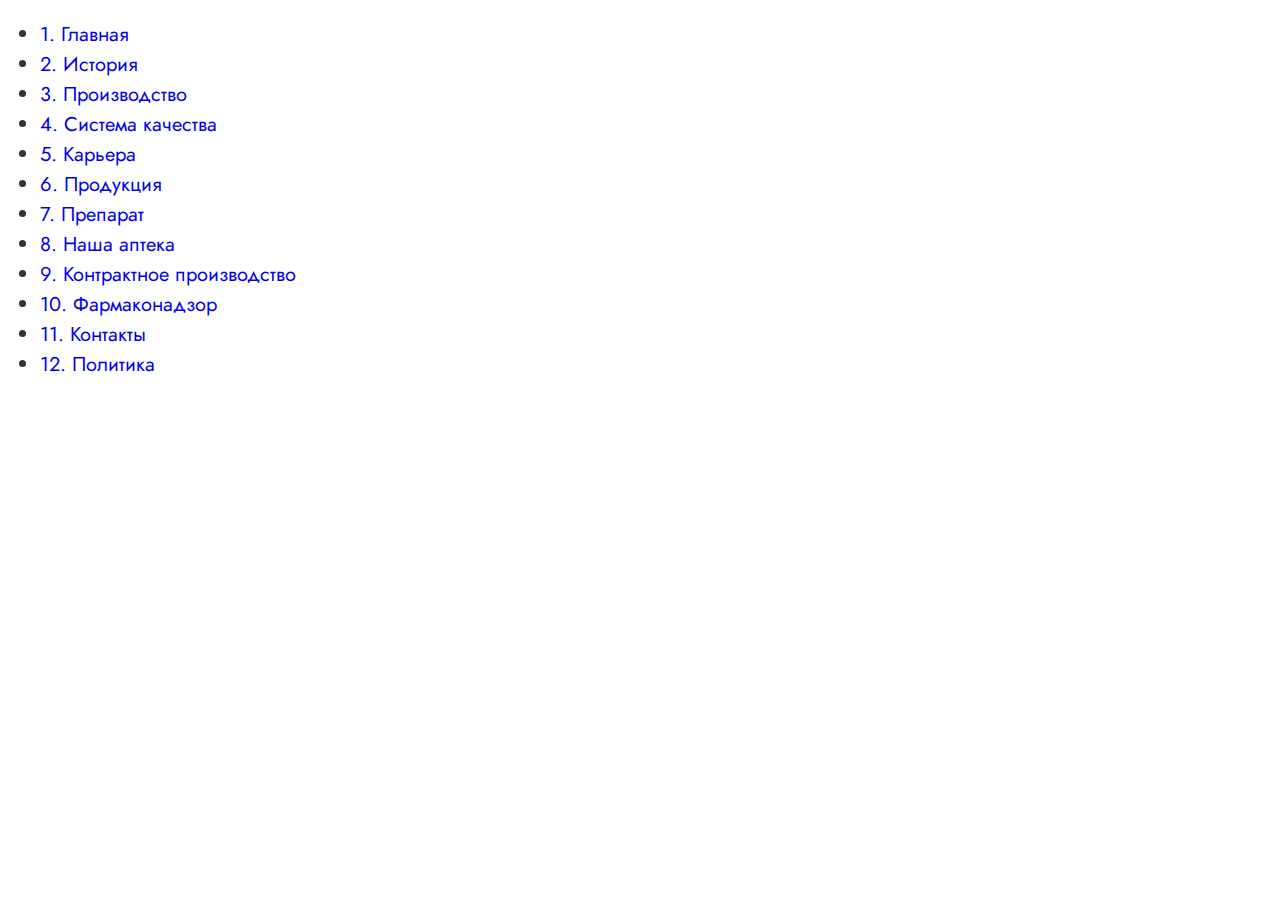
<file: mosfarma/index.html>
<!DOCTYPE html>
<html lang="ru">
  <head>
    <meta charset="UTF-8" />
    <meta
      name="viewport"
      content="width=device-width,user-scalable=no,initial-scale=1,maximum-scale=1,minimum-scale=1"
    />
    <meta http-equiv="X-UA-Compatible" content="ie=edge" />
    <title>Мосфарма</title>
    <script defer="defer" src="js/bundle.js"></script>
    <link href="css/style.bundle.css" rel="stylesheet" />
  </head>
  <body>
    <ul>
      <li><a href="home.html">1. Главная</a></li>
      <li><a href="history.html">2. История</a></li>
      <li><a href="production.html">3. Производство</a></li>
      <li><a href="quality-system.html">4. Система качества</a></li>
      <li><a href="career.html">5. Карьера</a></li>
      <li><a href="products.html">6. Продукция</a></li>
      <li><a href="medication.html">7. Препарат</a></li>
      <li><a href="our-pharmacy.html">8. Наша аптека</a></li>
      <li><a href="contract-production.html">9. Контрактное производство</a></li>
      <li><a href="inspection.html">10. Фармаконадзор</a></li>
      <li><a href="contacts.html">11. Контакты</a></li>
      <li><a href="policy.html">12. Политика</a></li>
    </ul>
  </body>
</html>
</file>
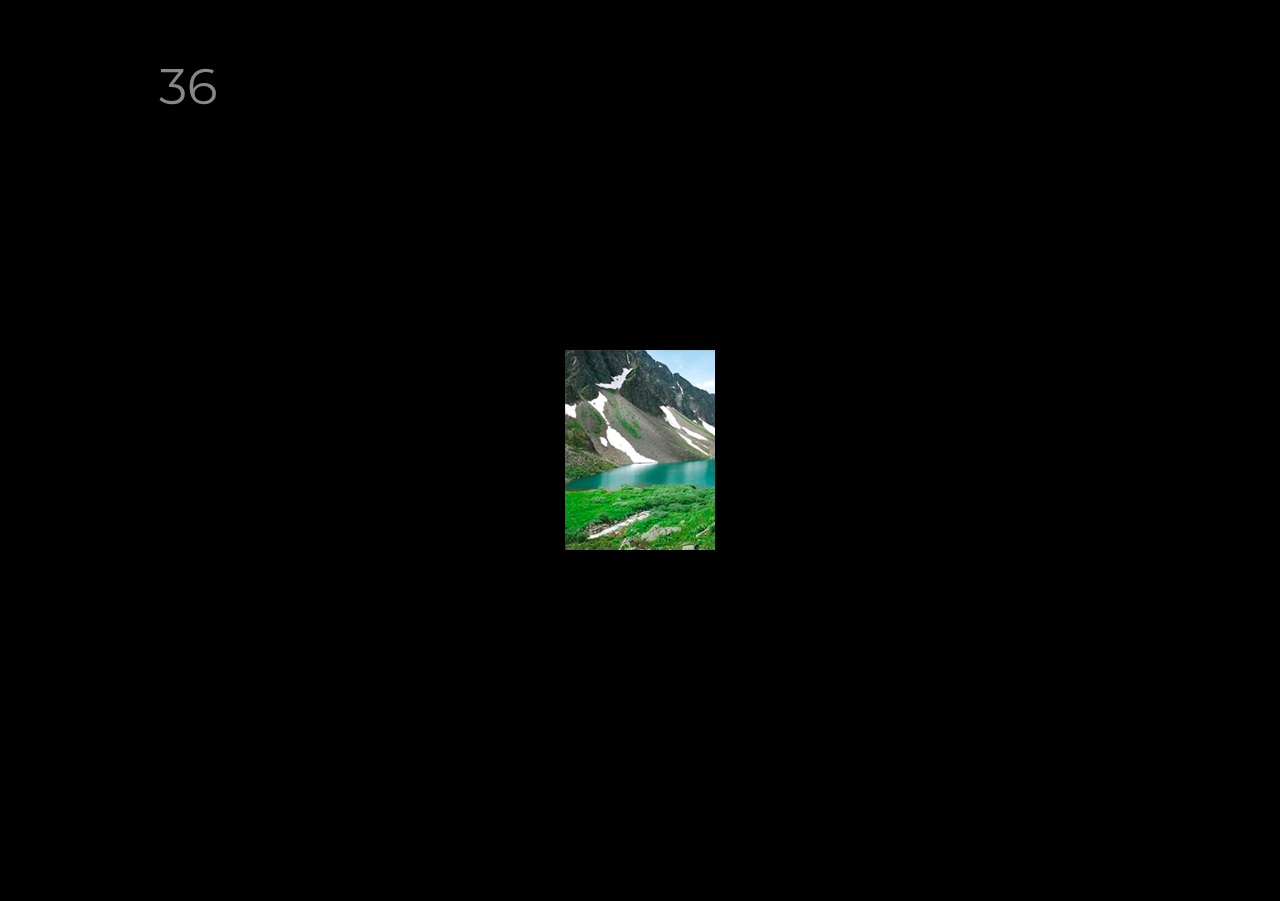
<file: product-designer/index.html>
<!DOCTYPE html>
<html lang="ru">
  <head>
    <meta charset="UTF-8">
    <meta http-equiv="X-UA-Compatible" content="IE=edge">
    <meta name="viewport" content="width=device-width, initial-scale=1.0">
    <meta name="theme-color" content="black">
    <meta name="msapplication-navbutton-color" content="black">
    <meta name="apple-mobile-web-app-capable" content="yes">
    <meta name="apple-mobile-web-app-status-bar-style" content="black">
    <link rel="shortcut icon" href="favicons/favicon.ico" type="image/x-icon">
    <link rel="icon" type="image/png" sizes="16x16" href="favicons/favicon-16x16.png">
    <link rel="icon" type="image/png" sizes="32x32" href="favicons/favicon-32x32.png">
    <link rel="apple-touch-icon" sizes="180x180" href="favicons/apple-touch-icon.png">
    <meta name="msapplication-TileColor" content="#ffffff">
    <meta name="msapplication-config" content="favicons/browserconfig.xml">
    <link rel="manifest" href="favicons/site.webmanifest">
    <link rel="preconnect" href="https://fonts.googleapis.com">
    <link rel="preconnect" href="https://fonts.gstatic.com" crossorigin="">
    <link href="https://fonts.googleapis.com/css2?family=Montserrat:ital,wght@0,100..900;1,100..900&amp;display=swap" rel="stylesheet">
    <title>Pirogov. Portfolio</title>
    <style></style>
  <link href="style.css" rel="stylesheet"></head>
  <body>
<div class="preloader" id="preloader">
  <div class="container">
    <input class="preloader__counter" type="text" value="0" readonly size="2">
  </div>
  <div class="preloader__img-wrapper" style="opacity: 0"><img srcset="./preloader/pic1@2x.jpg 2x" sizes="150px" width="150px" src="./preloader/pic1.jpg" alt="pic"><img srcset="./preloader/pic2@2x.jpg 2x" sizes="150px" width="150px" src="./preloader/pic2.jpg" alt="pic"><img srcset="./preloader/pic3@2x.jpg 2x" sizes="150px" width="150px" src="./preloader/pic3.jpg" alt="pic"><img srcset="./preloader/pic4@2x.jpg 2x" sizes="150px" width="150px" src="./preloader/pic4.jpg" alt="pic"><img srcset="./preloader/pic5@2x.jpg 2x" sizes="150px" width="150px" src="./preloader/pic5.jpg" alt="pic"><img srcset="./preloader/pic6@2x.jpg 2x" sizes="150px" width="150px" src="./preloader/pic6.jpg" alt="pic"></div>
</div>
<header class="header" id="header">
  <div class="header__video-container"></div>
  <div class="row-top container">
    <div class="row-top__left-col">
      <button class="row-top__btn-back is-hidden" data-btn="back">back</button><span class="row-top__text is-hidden">Maks Pirogov — head designer at doma.ai</span>
    </div>
    <div class="row-top__right-col">
      <button class="row-top__btn-stop is-hidden">Stop</button>
      <button class="row-top__btn is-hidden">Showreel</button>
    </div>
  </div>
  <div class="list-wrapper" id="list_wrapper">
    <div class="list-wrapper__img-container"></div>
    <ul id="list"></ul>
    <div class="subtitle-row"><span class="is-hidden no-transition">UX/UI design + leading</span></div>
  </div>
  <div class="row-bottom container"><a class="row-bottom__link is-hidden" href="" target="_blank">CV</a></div>
</header>
  <script defer src="vendors.js"></script><script defer src="main.js"></script></body>
</html>
</file>
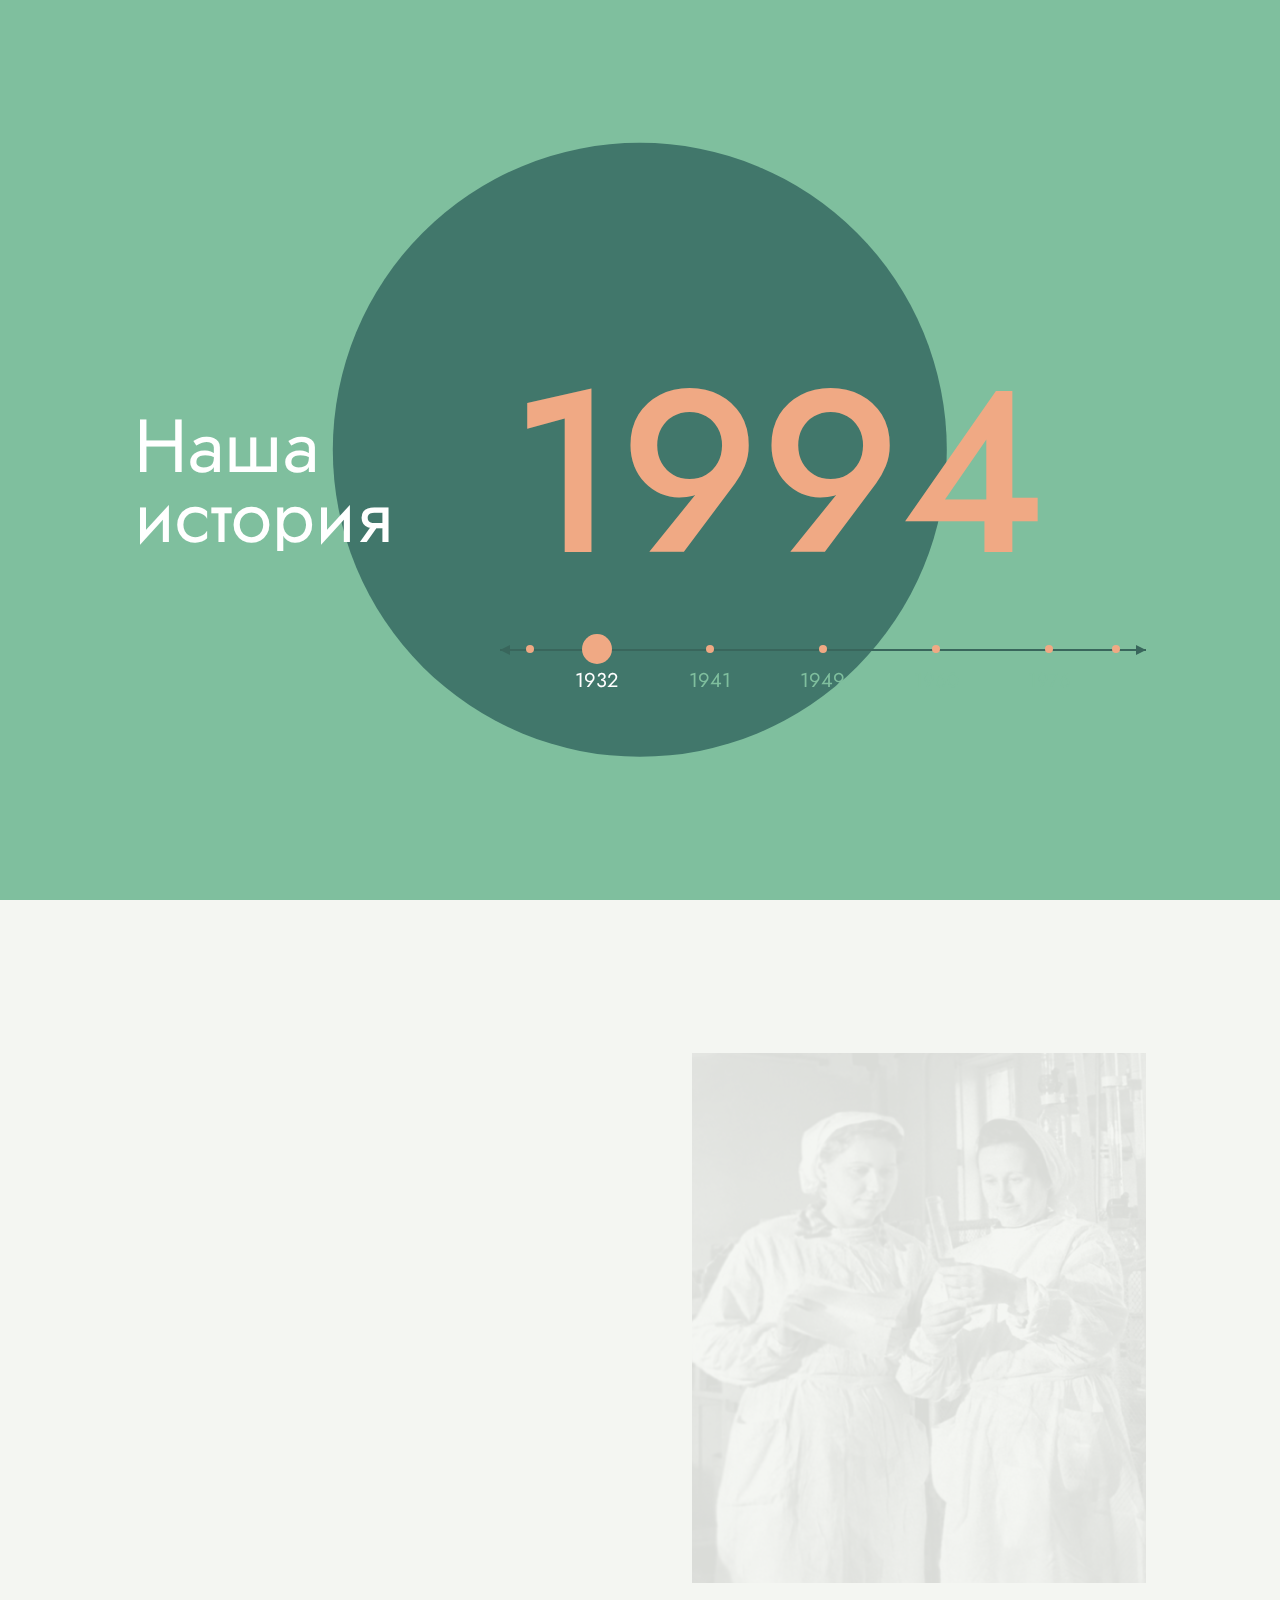
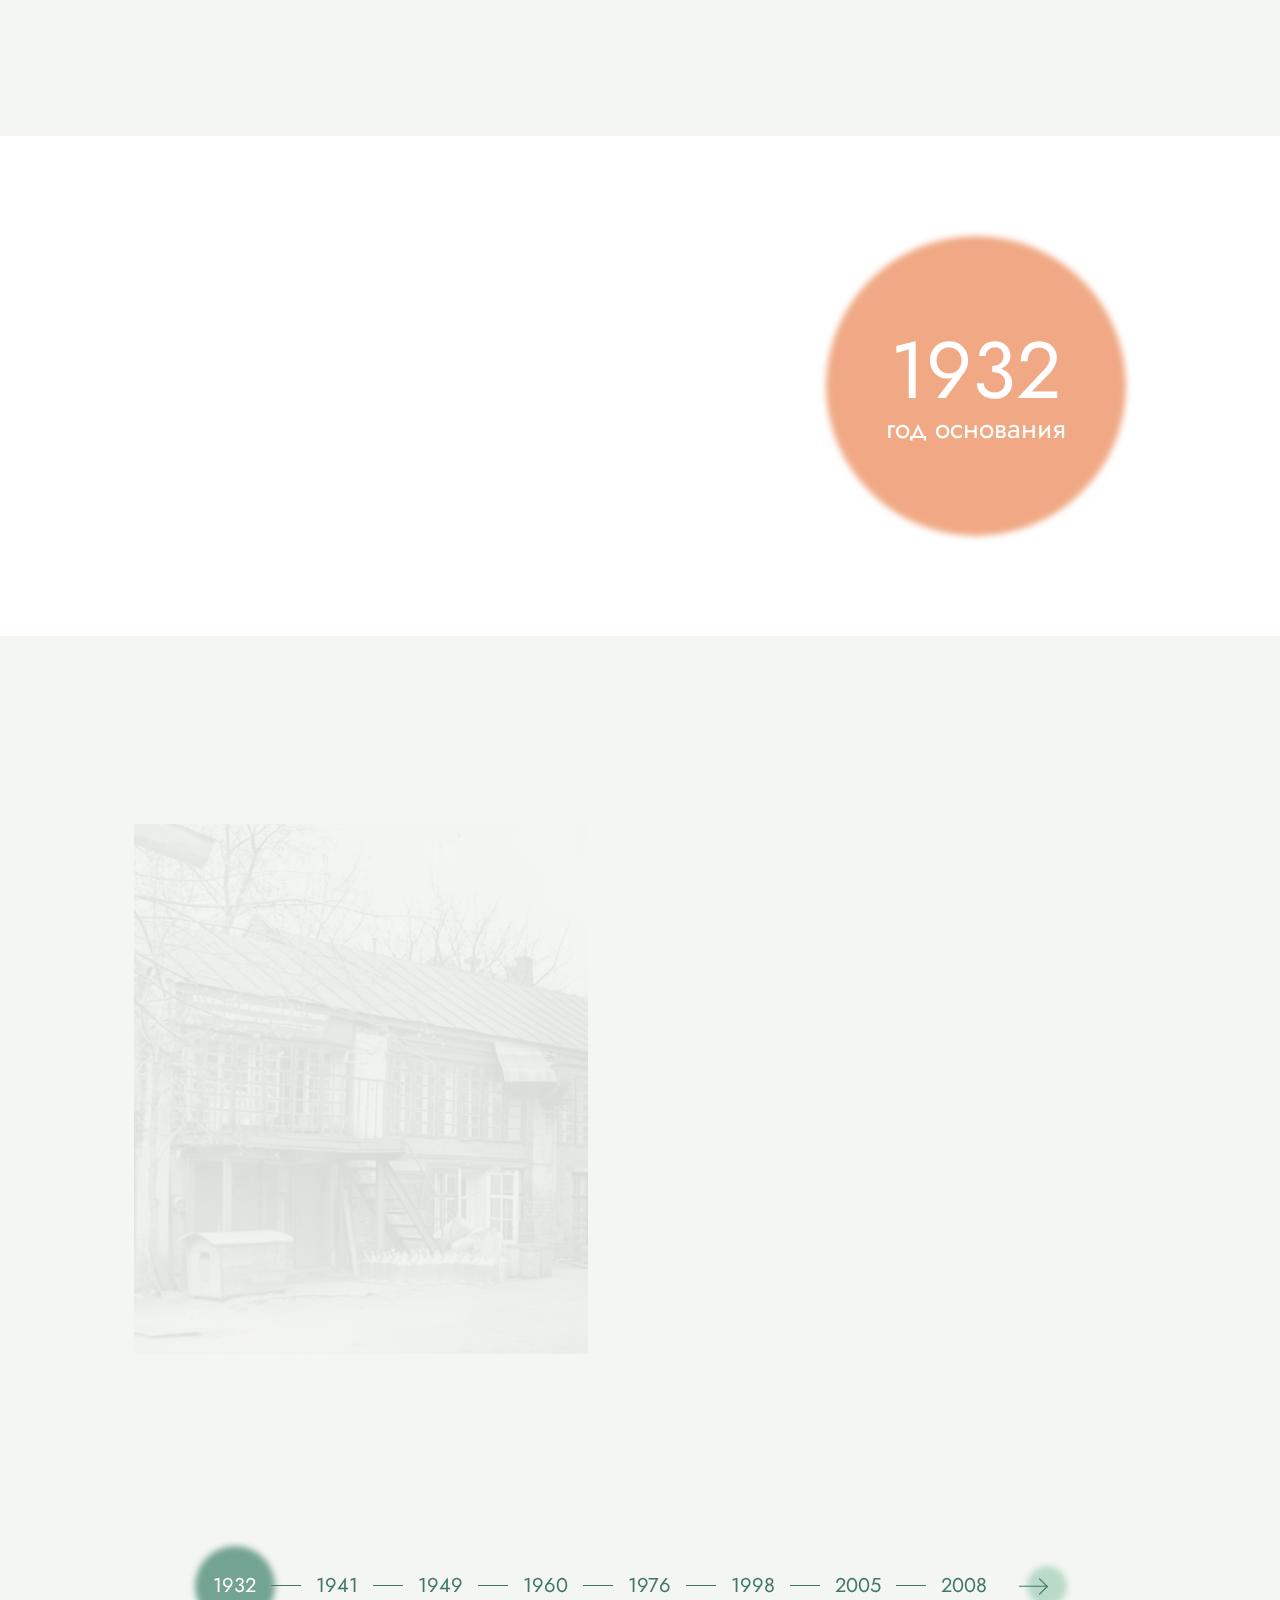
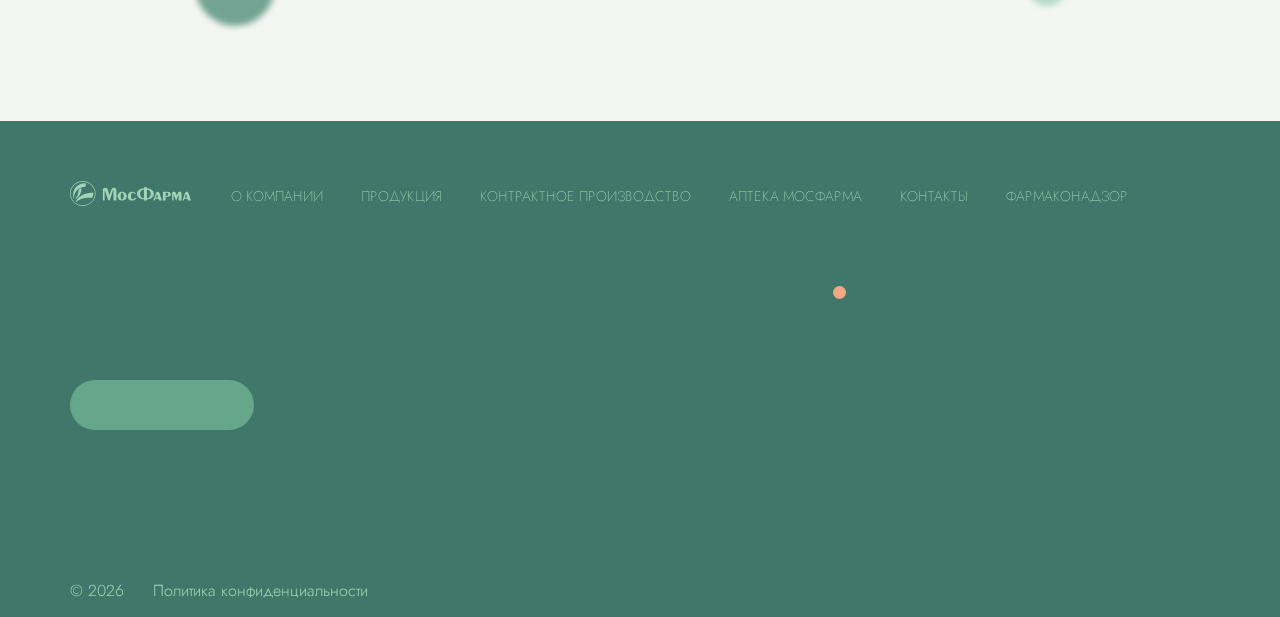
<file: mosfarma/history.html>
<!DOCTYPE html>
<html lang="ru">
  <head>
    <meta charset="UTF-8" />
    <meta name="viewport" content="width=device-width,initial-scale=1,shrink-to-fit=no,user-scalable=no" />
    <meta http-equiv="X-UA-Compatible" content="ie=edge" />
    <title>Мосфарма | История</title>
    <script defer="defer" src="js/bundle.js"></script>
    <link href="css/style.bundle.css" rel="stylesheet" />
  </head>
  <body>
    <header class="header" id="header">
      <div class="header__container container container--big">
        <div class="header__logo logo">
          <img class="logo__image logo__image--white" src="img/logo-white.svg" width="165" height="35" />
          <img class="logo__image logo__image--green" src="img/logo-green.svg" width="165" height="35" />
        </div>
        <nav class="header__menu main-menu main-menu--white">
          <ul class="main-menu__list">
            <li class="main-menu__item">
              <a href="#" class="main-menu__link">О компании</a>
              <ul class="main-menu__sublist">
                <li class="main-menu__sublist-item">
                  <a href="./history.html" class="main-menu__sublist-link">история</a>
                </li>
                <li class="main-menu__sublist-item">
                  <a href="./production.html" class="main-menu__sublist-link">производство</a>
                </li>
                <li class="main-menu__sublist-item">
                  <a href="./quality-system.html" class="main-menu__sublist-link">система качества</a>
                </li>
                <li class="main-menu__sublist-item">
                  <a href="./career.html" class="main-menu__sublist-link">карьера</a>
                </li>
              </ul>
            </li>
            <li class="main-menu__item"><a href="#" class="main-menu__link">Продукция</a></li>
            <li class="main-menu__item">
              <a href="./contract-production.html" class="main-menu__link">Контрактное производство</a>
            </li>
            <li class="main-menu__item"><a href="./our-pharmacy.html" class="main-menu__link">Аптека</a></li>
            <li class="main-menu__item"><a href="./contacts.html" class="main-menu__link">Контакты</a></li>
          </ul>
        </nav>
        <button class="header__search-button search-button search-toggle">
          <svg class="search-button__icon" width="27" height="28">
            <use xlink:href="img/sprite.svg#magnifier"></use>
          </svg>
        </button>
        <button class="header__lang-switcher lang-switcher">EN</button>
        <button class="header__burger burger" id="toggle-big-menu">
          <svg class="burger__icon burger__icon--open" width="38" height="12">
            <use xlink:href="img/sprite.svg#burger"></use>
          </svg>
          <svg class="burger__icon burger__icon--close" width="27" height="28">
            <use xlink:href="img/sprite.svg#close"></use>
          </svg>
        </button>
      </div>
    </header>
    <div class="section big-menu" id="big-menu">
      <div class="big-menu__container container container--big">
        <div class="big-menu__left">
          <p class="big-menu-callback__paragraph">Есть, что обсудить?<br />Напишите нам.</p>
          <a class="big-menu-callback__link" href="mailto:info@mosfarma.ru">info@mosfarma.ru</a>
        </div>
        <ul class="big-menu__list">
          <li class="big-menu__item">
            <a href="./home.html" class="big-menu__link"
              ><span class="big-menu__number">01</span> <span class="big-menu__label">Главная</span></a
            >
          </li>
          <li class="big-menu__item">
            <span class="big-menu__link"
              ><span class="big-menu__number">02</span> <span class="big-menu__label">О компании</span></span
            >
            <div class="big-menu__sublist-container">
              <ul class="big-menu__sublist">
                <li class="big-menu__sublist-item">
                  <a href="./history.html" class="big-menu__link big-menu__sublist-link">история</a>
                </li>
                <li class="big-menu__sublist-item">
                  <a href="#" class="big-menu__link big-menu__sublist-link">производство</a>
                </li>
                <li class="big-menu__sublist-item">
                  <a href="./quality-system" class="big-menu__link big-menu__sublist-link">система качества</a>
                </li>
                <li class="big-menu__sublist-item">
                  <a href="./career.html" class="big-menu__link big-menu__sublist-link">карьера</a>
                </li>
              </ul>
            </div>
          </li>
          <li class="big-menu__item">
            <a href="#" class="big-menu__link"
              ><span class="big-menu__number">03</span> <span class="big-menu__label">Продукция</span></a
            >
          </li>
          <li class="big-menu__item">
            <a href="./contract-production.html" class="big-menu__link"
              ><span class="big-menu__number">04</span> <span class="big-menu__label">Контрактное производство</span></a
            >
          </li>
          <li class="big-menu__item">
            <a href="./our-pharmacy.html" class="big-menu__link"
              ><span class="big-menu__number">05</span> <span class="big-menu__label">Аптека МосФарма</span></a
            >
          </li>
          <li class="big-menu__item">
            <a href="./contacts.html" class="big-menu__link"
              ><span class="big-menu__number">06</span> <span class="big-menu__label">Контакты</span></a
            >
          </li>
          <li class="big-menu__item">
            <a href="./inspection.html" class="big-menu__link"
              ><span class="big-menu__number">07</span> <span class="big-menu__label">Фармаконадзор</span></a
            >
          </li>
        </ul>
      </div>
      <footer class="big-menu__footer footer">
        <div class="footer__container container container--big">
          <div class="footer__middle">
            <div class="footer__column">
              <p class="footer__column-title typography-h5 slice-text">Адрес</p>
              <p class="footer__address slideup-text">125239, Москва<br />Фармацевтический проезд, д. 1</p>
              <a href="#" class="link link--light-green"
                ><span class="link__text-container"><span class="link__text">на карте </span></span
                ><svg class="link__icon" width="17" height="11"><use xlink:href="img/sprite.svg#arrow"></use></svg
              ></a>
            </div>
            <div class="footer__column footer__column--report">
              <p class="footer__column-title footer__column-title--report typography-h5 slice-text">Сообщить</p>
              <p class="footer__note slideup-text">
                Сообщить о случае возникновения нежелательных явлений, связанных с применением лекарственного препарата,
                можно заполнив форму обращения в службу фармаконадзора
              </p>
              <a href="#" class="link link--light-green"
                ><span class="link__text-container"><span class="link__text">сообщить </span></span
                ><svg class="link__icon" width="17" height="11"><use xlink:href="img/sprite.svg#arrow"></use></svg
              ></a>
            </div>
          </div>
          <div class="footer__bottom">
            <p class="footer__copyright">© <span class="js-year"></span> 2022</p>
            <a href="#" class="footer__privacy-policy">Политика конфиденциальности</a>
          </div>
        </div>
      </footer>
    </div>
    <div class="section search">
      <div class="search__container container">
        <div class="search" id="search">
          <form class="search__top">
            <input class="search__input" placeholder="Поиск" />
            <button type="submit" class="search__submit">
              <svg class="search__submit-icon" width="37" height="38">
                <use xlink:href="img/sprite.svg#magnifier"></use>
              </svg>
              <span class="visually-hidden">Искать</span>
            </button>
            <button type="button" class="search__close search-toggle">
              <svg class="search__close-icon" width="25" height="25"><use xlink:href="img/sprite.svg#close"></use></svg>
              <span class="visually-hidden">Закрыть поиск</span>
            </button>
          </form>
          <button class="search__clean clean">
            <svg class="clean__icon" width="21" height="22"><use xlink:href="img/sprite.svg#close"></use></svg>
            <span>Очистить</span>
          </button>
        </div>
      </div>
    </div>
    <script>
      document.querySelector("#header").classList.add("slice-element", "header--history", "header--inner", "inner");
      document.querySelector("#header > .header__container").classList.add("slice-element__inner");
    </script>
    <div class="inner-first history-first" id="first">
      <div class="history-first__container container">
        <h1 class="history-first__title typography-h1 slice-text">Наша история</h1>
        <div class="history-first__slider history-slider">
          <div class="history-slider__content">
            <div class="history-slider__image-container hidden">
              <img class="history-slider__image" src="img/history-page/1932.png" width="363" height="363" alt="" />
            </div>
            <div class="slice-element history-slider__title-year big-year">
              <div class="slice-element__inner history-slider__title-year-inner">
                <p class="big-year__year prev" data-year="1932">
                  <span>1</span><span>9</span><span>3</span><span>2</span>
                </p>
                <p class="big-year__year prev" data-year="1941">
                  <span>1</span><span>9</span><span>4</span><span>1</span>
                </p>
                <p class="big-year__year prev" data-year="1949">
                  <span>1</span><span>9</span><span>4</span><span>9</span>
                </p>
                <p class="big-year__year prev" data-year="1960">
                  <span>1</span><span>9</span><span>6</span><span>0</span>
                </p>
                <p class="big-year__year prev" data-year="1976">
                  <span>1</span><span>9</span><span>7</span><span>6</span>
                </p>
                <p class="big-year__year prev" data-year="2000">
                  <span>2</span><span>0</span><span>0</span><span>0</span>
                </p>
                <p class="big-year__year prev" data-year="2005">
                  <span>2</span><span>0</span><span>0</span><span>5</span>
                </p>
                <p class="big-year__year prev" data-year="2007">
                  <span>2</span><span>0</span><span>0</span><span>7</span>
                </p>
                <p class="big-year__year prev" data-year="2008">
                  <span>2</span><span>0</span><span>0</span><span>8</span>
                </p>
                <p class="big-year__year prev" data-year="2009">
                  <span>2</span><span>0</span><span>0</span><span>9</span>
                </p>
                <p class="big-year__year prev" data-year="2010">
                  <span>2</span><span>0</span><span>1</span><span>0</span>
                </p>
                <p class="big-year__year prev" data-year="2015">
                  <span>2</span><span>0</span><span>1</span><span>5</span>
                </p>
                <p class="big-year__year prev" data-year="2018">
                  <span>2</span><span>0</span><span>1</span><span>8</span>
                </p>
                <p class="big-year__year prev" data-year="2020">
                  <span>2</span><span>0</span><span>2</span><span>0</span>
                </p>
                <p class="big-year__year active" data-year="2022">
                  <span>2</span><span>0</span><span>2</span><span>2</span>
                </p>
              </div>
            </div>
          </div>
          <div class="slice-element history-slider__scale-wrapper">
            <div class="history-slider__track"></div>
            <div class="slice-element__inner history-slider__scale-area">
              <div class="history-slider__scale year-scale"><div class="history-slider__scale-progress"></div></div>
            </div>
          </div>
        </div>
      </div>
      <a href="#second" class="inner-first__scroll-down inner-first__scroll-down--history scroll-down-button"
        ><span class="visually-hidden">Следующий экран</span>
        <svg class="scroll-down-button__icon" width="23" height="37">
          <use xlink:href="img/sprite.svg#arrow-scroll-down"></use></svg
      ></a>
    </div>
    <section id="second" class="slide bg-grey">
      <div class="slide__container container">
        <div class="slide__text-container">
          <h2 class="slide__title--off typography-h4 slice-text">История основания компании</h2>
          <div class="slide__paragraphs-container">
            <div class="slide__paragraphs slideup-text">
              <div class="slide__paragraphs typography-paragraphs">
                <p>
                  В 30-е годы в Москве в связи с растущим спросом на лекарства шло активное развитие аптек. Было
                  организовано Московское городское Аптекоуправление, в состав которого вошли аптеки, аптекарские и
                  оптические магазины, склады и Первая фабрика лекарств.
                </p>
                <p>
                  Своим корнями фабрика уходит к самой первой аптеке, известной как Аптека Феррейна или Старо-Никольская
                  Аптека N 1. При Аптеке Феррейна и начала работать, согласно первому уставу Московского городского
                  Аптекоуправления, Первая фабрика лекарств, ставшая более известной под названием Галеновая фабрика.
                </p>
              </div>
            </div>
          </div>
        </div>
        <div class="slide__image-container zoom-image">
          <a data-fslightbox="gallery-1" href="img/history-page/second.jpg"
            ><img
              class="slide__image zoom-image__image"
              src="img/history-page/second.jpg"
              width="454"
              height="530"
              alt=""
          /></a>
        </div>
      </div>
    </section>
    <section class="foundation">
      <div class="foundation__container container">
        <p class="foundation__text slice-text typography-h3">
          В 1932 г. Первая фабрика лекарств стала известна как «Галеновая фабрика»
        </p>
        <div class="foundation__circle">
          <p class="foundation__year">1932</p>
          <p class="foundation__label">год основания</p>
        </div>
      </div>
    </section>
    <section class="slide bg-grey">
      <div class="slide__container container">
        <div class="slide__image-container zoom-image">
          <a data-fslightbox="gallery-2" href="img/history-page/third.jpg"
            ><img
              class="slide__image zoom-image__image"
              src="img/history-page/third.jpg"
              width="454"
              height="530"
              alt=""
          /></a>
        </div>
        <div class="slide__text-container">
          <h2 class="slide__title typography-h4 slice-text">Начало работы</h2>
          <div class="slide__paragraphs-container">
            <div class="slide__paragraphs slideup-text">
              <div class="slide__paragraphs typography-paragraphs">
                <p>
                  На первом фасовочном производстве, развернутом на Домниковской улице (ныне ул. Маши Порываевой),
                  дозировали порошки, упаковывали лекарственные травы, а также изготавливали лекарства по наиболее часто
                  встречающимся прописям врачей. Его открытие позволило не только уменьшить нагрузку на сотрудников
                  рецептурно-производственных отделов аптек, но и усовершенствовать технологию производства препаратов,
                  повысить уровень контроля их качества. Работа персонала отличалась высокой точностью и
                  рациональностью, которые с первых дней стали фирменным знаком предприятия.
                </p>
                <p>
                  Большую группу выпускаемой продукции составляли так называемые «галеновые» препараты - настойки,
                  экстракты, капли на основе лекарственного растительного сырья: пустырника, валерианы, календулы,
                  элеутерококка и др.
                </p>
              </div>
            </div>
          </div>
        </div>
      </div>
    </section>
    <section class="history-pagination bg-grey">
      <div class="container">
        <ul class="pagination">
          <li class="pagination__item">
            <span class="pagination__link pagination__link--active"
              ><span class="pagination__link-text">1932</span></span
            >
          </li>
          <li class="pagination__item">
            <a href="#" class="pagination__link"><span class="pagination__link-text">1941</span></a>
          </li>
          <li class="pagination__item">
            <a href="#" class="pagination__link"><span class="pagination__link-text">1949</span></a>
          </li>
          <li class="pagination__item">
            <a href="#" class="pagination__link"><span class="pagination__link-text">1960</span></a>
          </li>
          <li class="pagination__item">
            <a href="#" class="pagination__link"><span class="pagination__link-text">1976</span></a>
          </li>
          <li class="pagination__item">
            <a href="#" class="pagination__link"><span class="pagination__link-text">1998</span></a>
          </li>
          <li class="pagination__item">
            <a href="#" class="pagination__link"><span class="pagination__link-text">2005</span></a>
          </li>
          <li class="pagination__item pagination__item--last">
            <a href="#" class="pagination__link"><span class="pagination__link-text">2008</span></a>
          </li>
          <li class="pagination__arrow">
            <a href="#" class="pagination__arrow-link"
              ><span class="visually-hidden">...</span>
              <svg class="pagination__arrow-icon" width="35" height="18">
                <use xlink:href="img/sprite.svg#pagination-arrow"></use></svg
            ></a>
          </li>
        </ul>
      </div>
    </section>
    <a href="#first" class="scroll-up-button" id="scroll-up"
      ><span class="visually-hidden">Наверх</span>
      <svg class="scroll-up-button__icon" width="23" height="37">
        <use xlink:href="img/sprite.svg#arrow-scroll-down"></use></svg
    ></a>
    <footer class="footer">
      <div class="footer__container container container--big">
        <nav class="footer__top">
          <img
            class="footer__logo logo logo__image"
            src="img/logo-light-green.svg"
            width="121"
            height="25"
            alt="Логотип МосФарма"
          />
          <ul class="footer__menu footer-menu">
            <li class="footer-menu__item"><a href="#" class="footer-menu__link">О компании</a></li>
            <li class="footer-menu__item"><a href="#" class="footer-menu__link">Продукция</a></li>
            <li class="footer-menu__item">
              <a href="./contract-production.html" class="footer-menu__link">Контрактное производство</a>
            </li>
            <li class="footer-menu__item">
              <a href="./our-pharmacy.html" class="footer-menu__link">Аптека МосФарма</a>
            </li>
            <li class="footer-menu__item"><a href="./contacts.html" class="footer-menu__link">Контакты</a></li>
            <li class="footer-menu__item"><a href="./inspection.html" class="footer-menu__link">Фармаконадзор</a></li>
          </ul>
        </nav>
        <div class="footer__middle">
          <div class="footer__column footer__column--feedback">
            <p class="footer__column-title typography-h5 slice-text">Есть, что обсудить?<br />Напишите нам</p>
            <a href="mailto:info@mosfarma.ru" class="footer__email button button--big button--lowercase"
              ><span class="button__text-container"><span class="button__text">info@mosfarma.ru</span></span></a
            >
          </div>
          <div class="footer__column">
            <p class="footer__column-title typography-h5 slice-text">Адрес</p>
            <p class="footer__address slideup-text">125239, Москва<br />Фармацевтический проезд, д. 1</p>
            <a href="#" class="link link--light-green"
              ><span class="link__text-container"><span class="link__text">на карте </span></span
              ><svg class="link__icon" width="17" height="11"><use xlink:href="img/sprite.svg#arrow"></use></svg
            ></a>
          </div>
          <div class="footer__column footer__column--report">
            <p class="footer__column-title footer__column-title--report typography-h5 slice-text">Сообщить</p>
            <p class="footer__note slideup-text">
              Сообщить о случае возникновения нежелательных явлений, связанных с применением лекарственного препарата,
              можно заполнив форму обращения в службу фармаконадзора
            </p>
            <a href="#" class="link link--light-green"
              ><span class="link__text-container"><span class="link__text">сообщить </span></span
              ><svg class="link__icon" width="17" height="11"><use xlink:href="img/sprite.svg#arrow"></use></svg
            ></a>
          </div>
        </div>
        <div class="footer__bottom">
          <p class="footer__copyright">© <span class="js-year">2020</span></p>
          <a href="#" class="footer__privacy-policy">Политика конфиденциальности</a>
        </div>
      </div>
    </footer>
  </body>
</html>
</file>
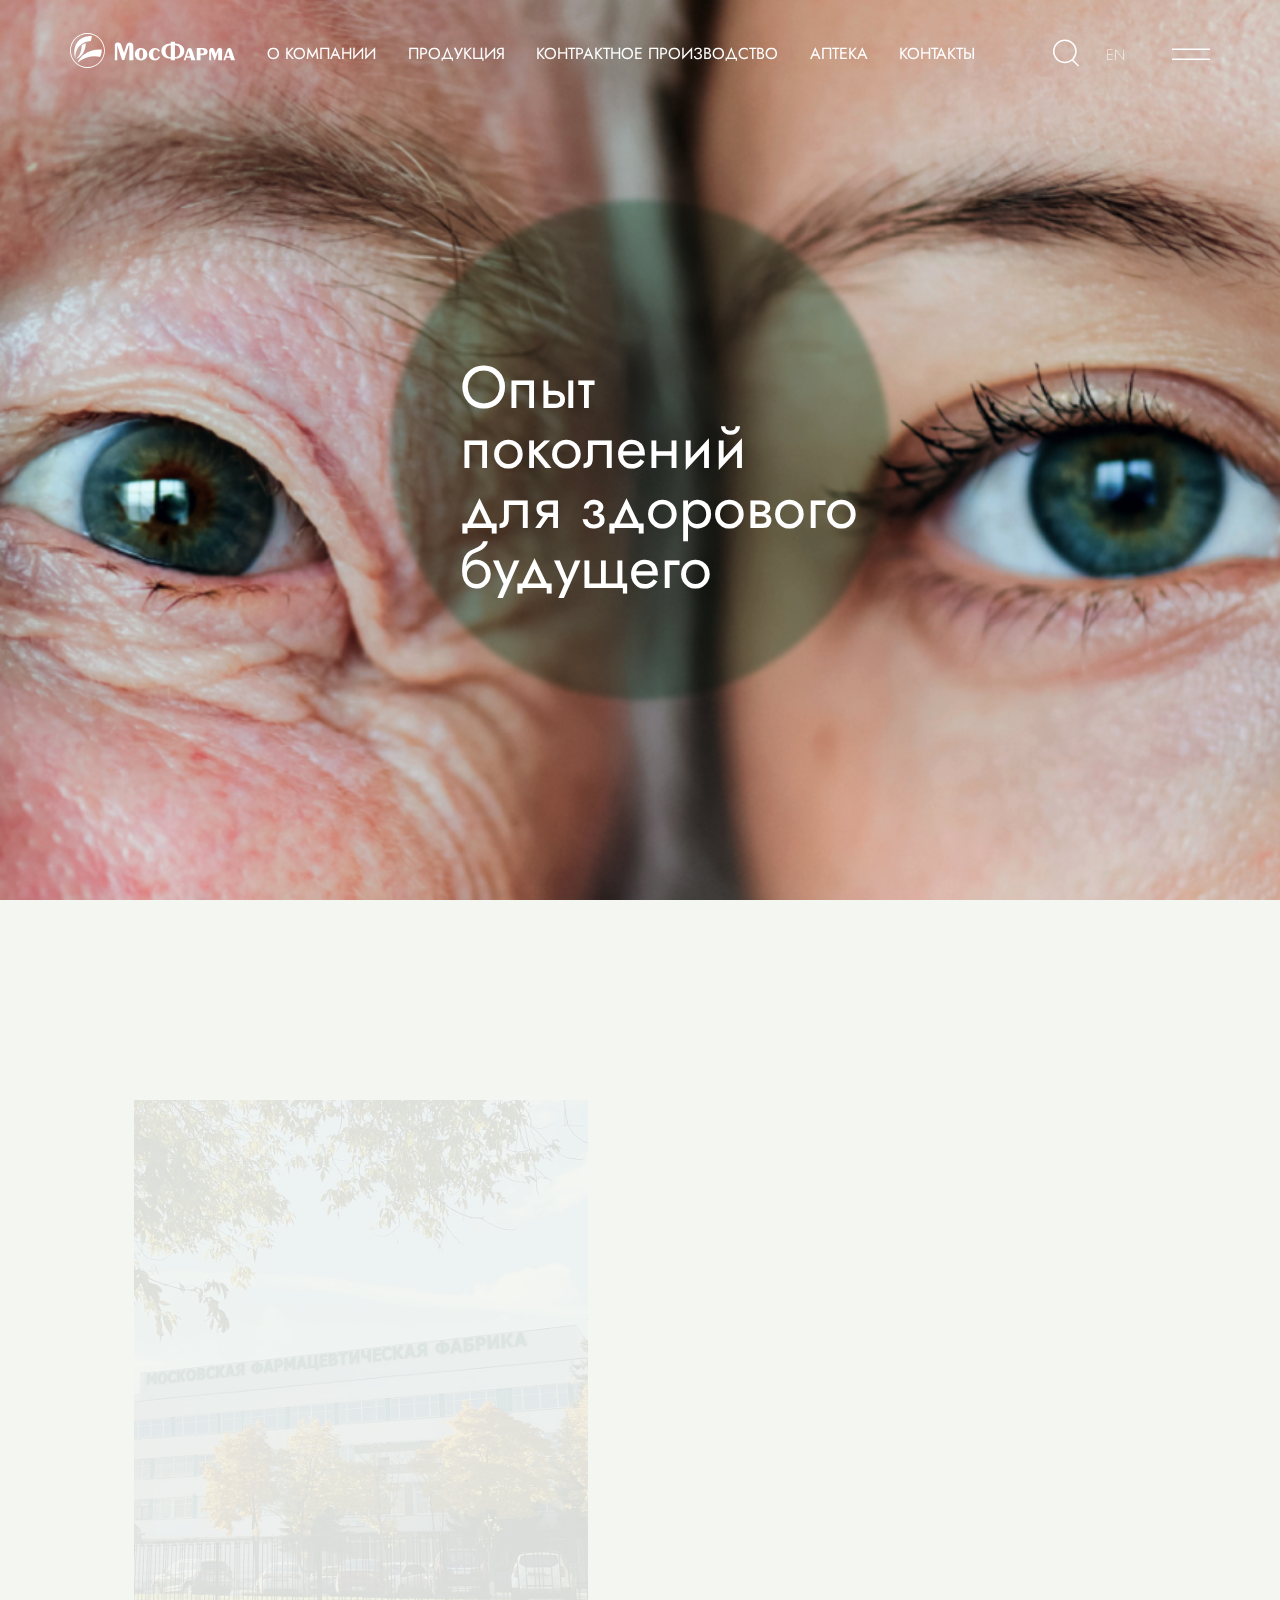
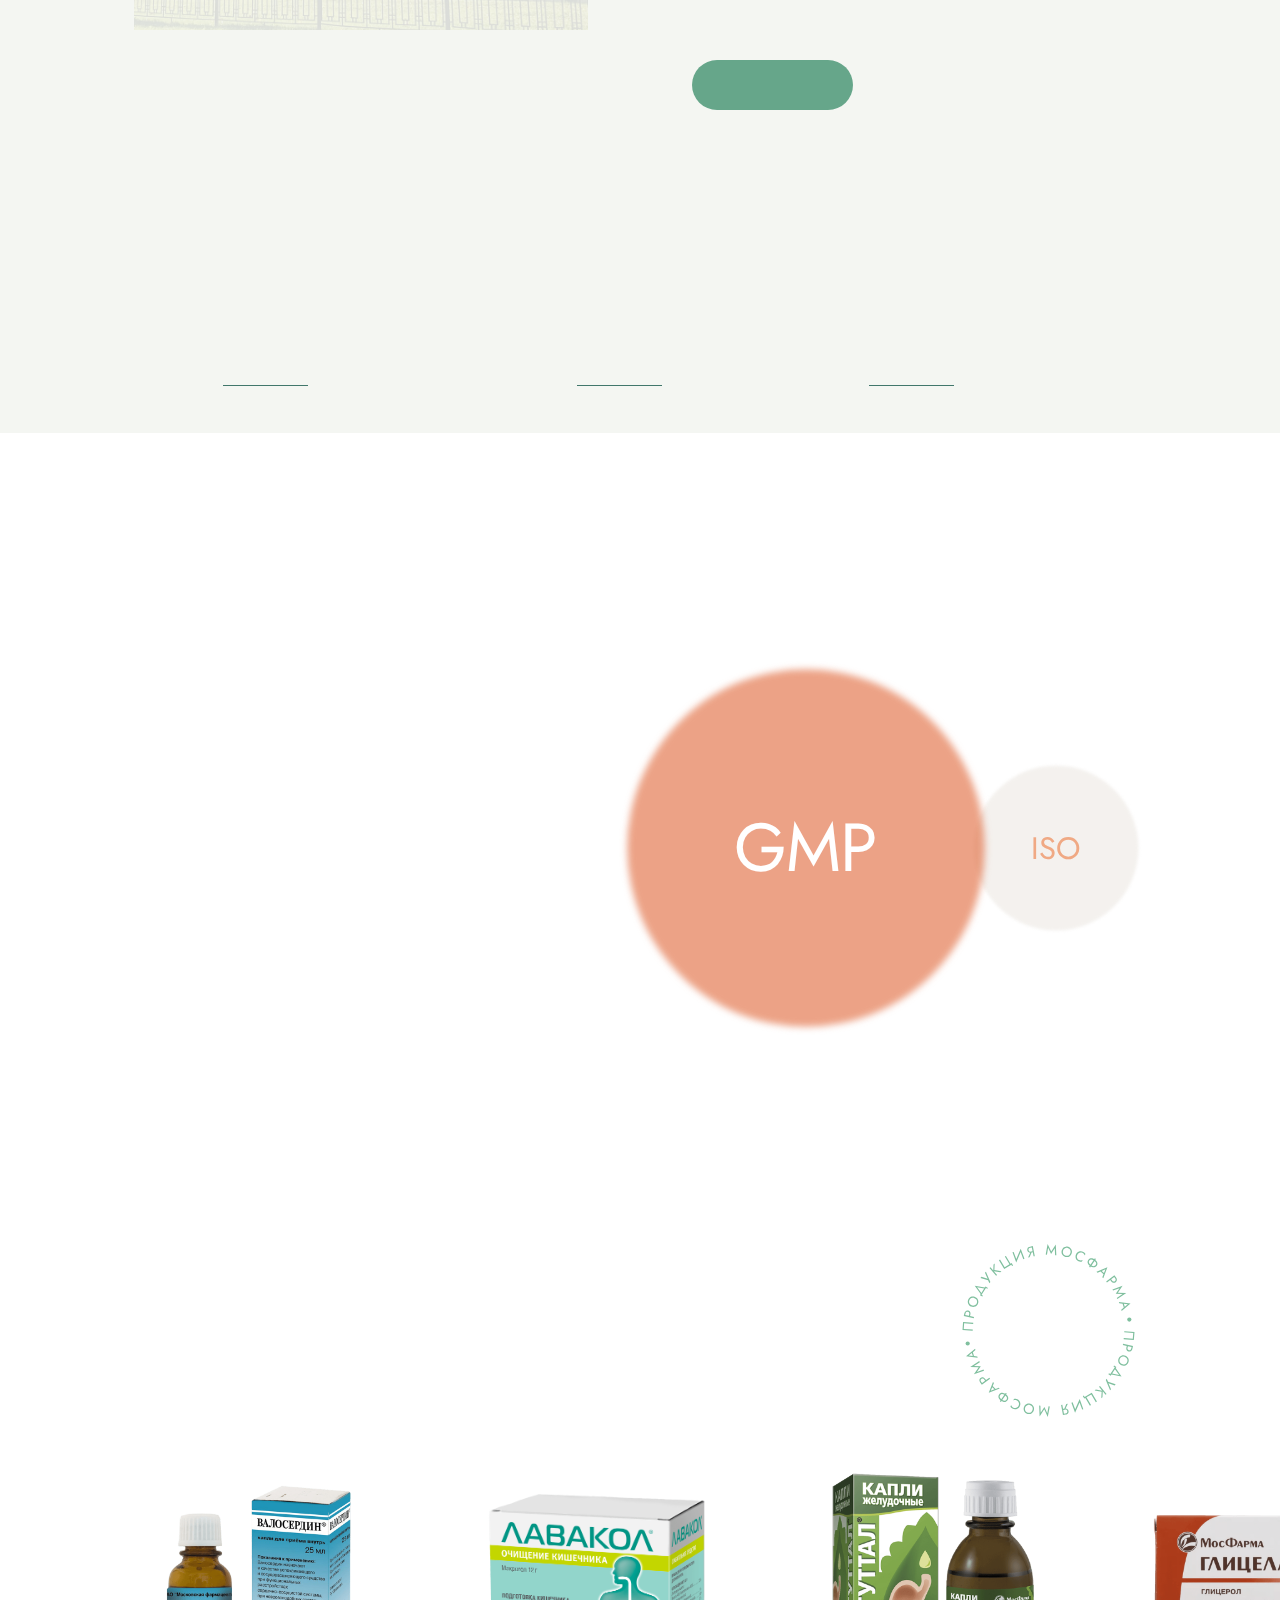
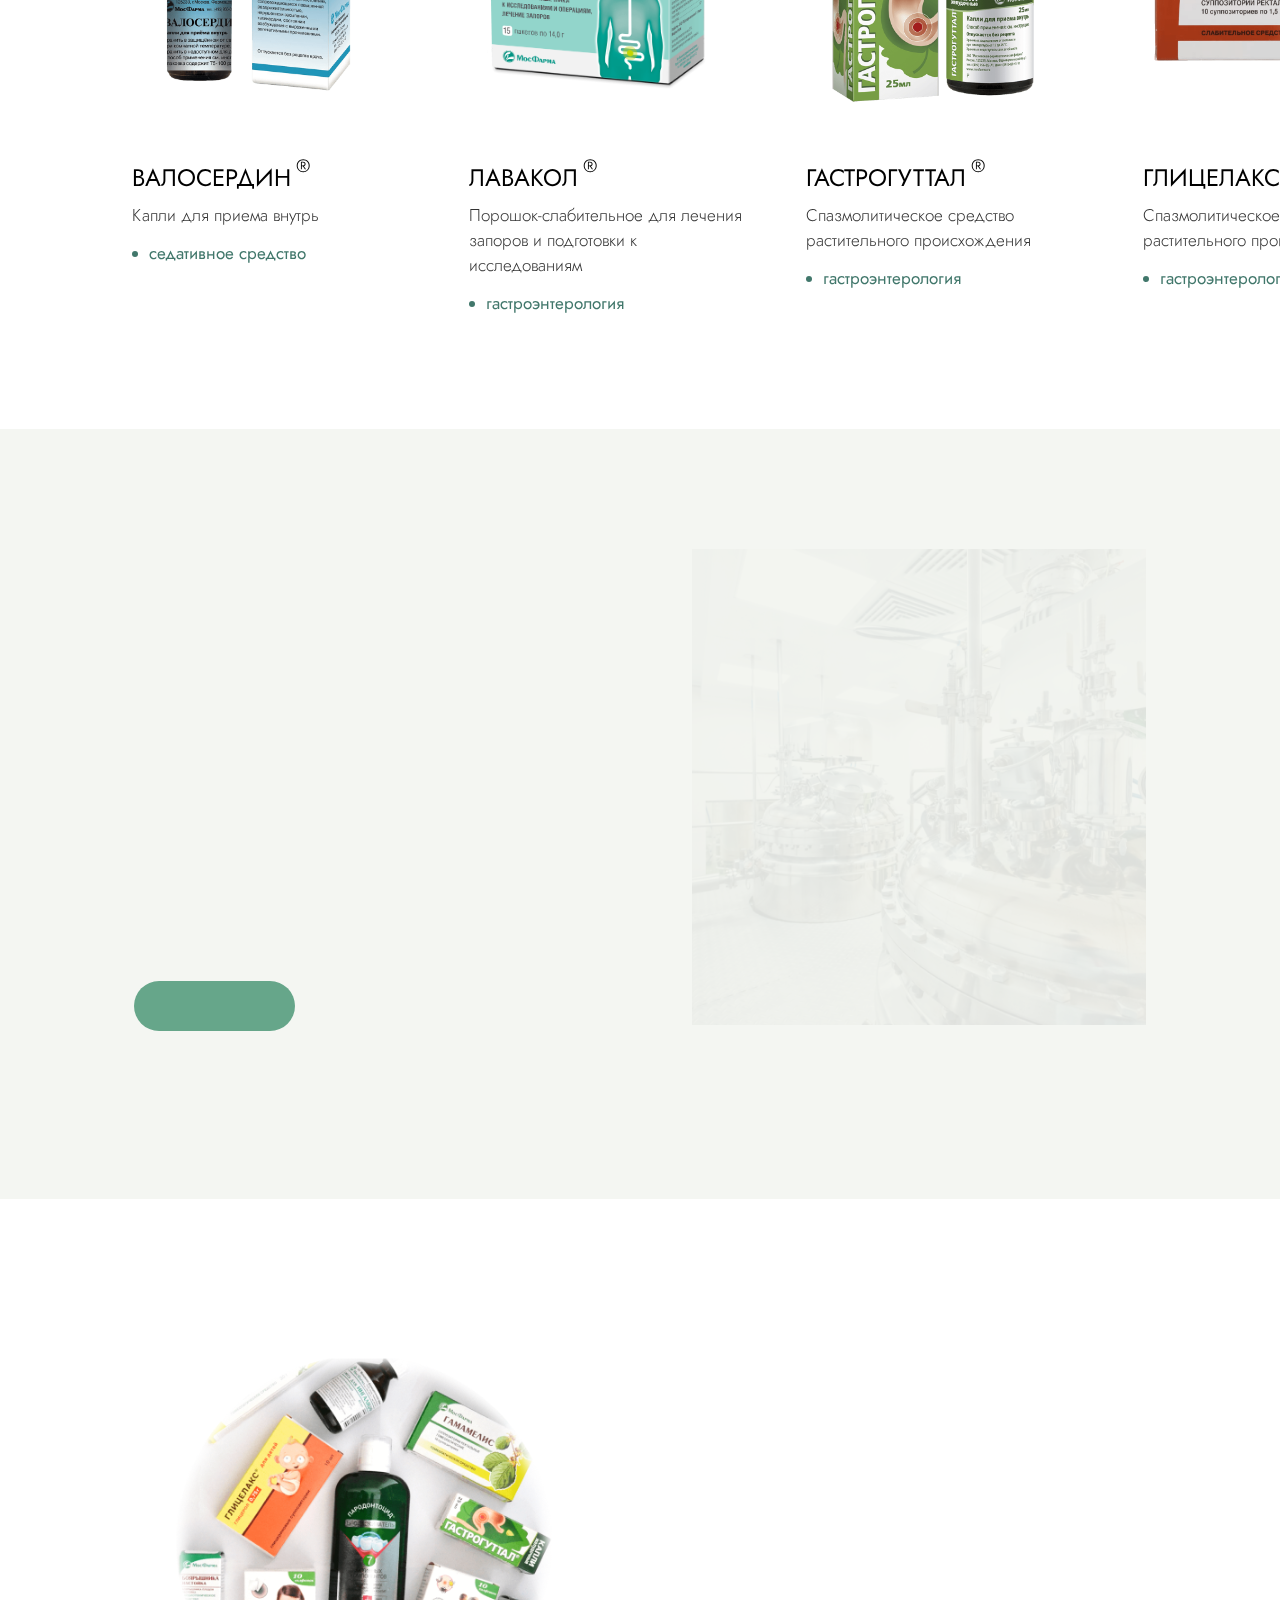
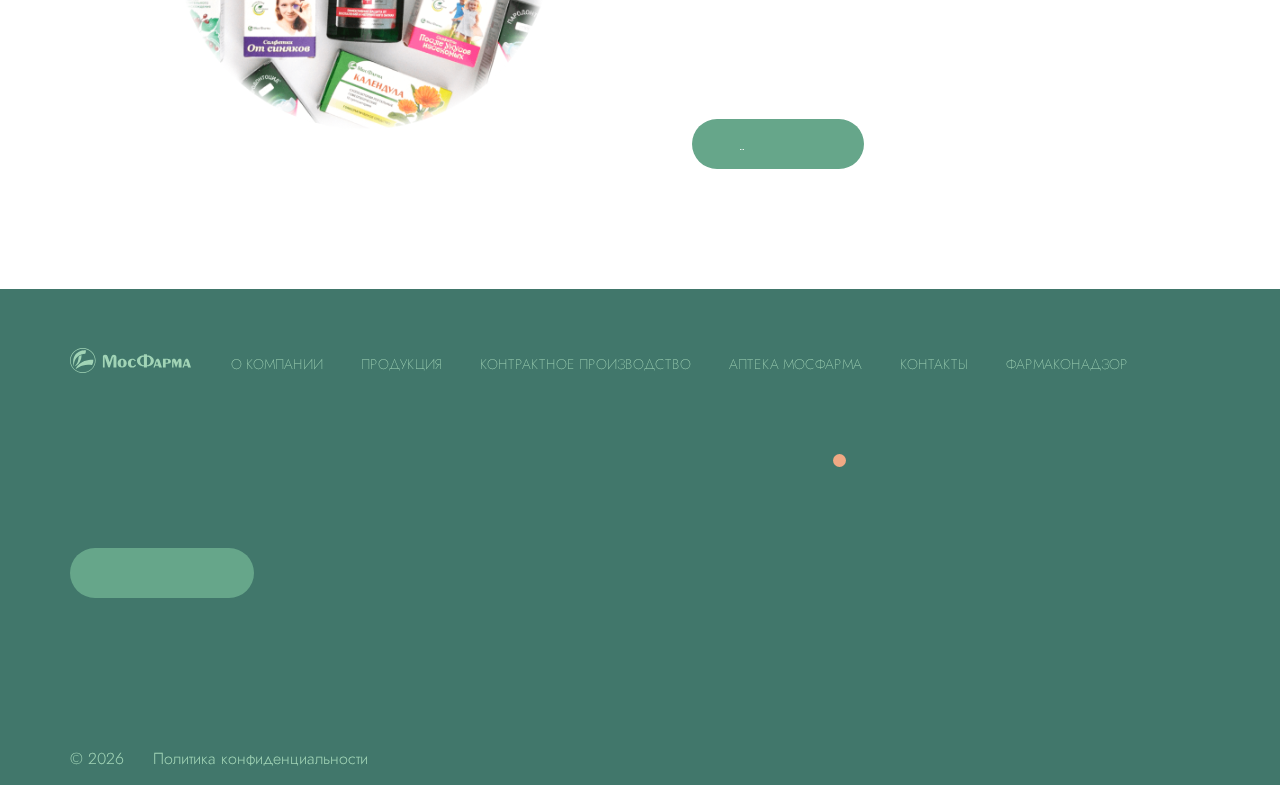
<file: mosfarma/home.html>
<!DOCTYPE html>
<html lang="ru">
  <head>
    <meta charset="UTF-8" />
    <meta name="viewport" content="width=device-width,initial-scale=1,shrink-to-fit=no,user-scalable=no" />
    <meta http-equiv="X-UA-Compatible" content="ie=edge" />
    <title>Мосфарма | Главная</title>
    <script defer="defer" src="js/bundle.js"></script>
    <link href="css/style.bundle.css" rel="stylesheet" />
  </head>
  <body>
    <header class="header" id="header">
      <div class="header__container container container--big">
        <div class="header__logo logo">
          <img class="logo__image logo__image--white" src="img/logo-white.svg" width="165" height="35" />
          <img class="logo__image logo__image--green" src="img/logo-green.svg" width="165" height="35" />
        </div>
        <nav class="header__menu main-menu main-menu--white">
          <ul class="main-menu__list">
            <li class="main-menu__item">
              <a href="#" class="main-menu__link">О компании</a>
              <ul class="main-menu__sublist">
                <li class="main-menu__sublist-item">
                  <a href="./history.html" class="main-menu__sublist-link">история</a>
                </li>
                <li class="main-menu__sublist-item">
                  <a href="./production.html" class="main-menu__sublist-link">производство</a>
                </li>
                <li class="main-menu__sublist-item">
                  <a href="./quality-system.html" class="main-menu__sublist-link">система качества</a>
                </li>
                <li class="main-menu__sublist-item">
                  <a href="./career.html" class="main-menu__sublist-link">карьера</a>
                </li>
              </ul>
            </li>
            <li class="main-menu__item"><a href="#" class="main-menu__link">Продукция</a></li>
            <li class="main-menu__item">
              <a href="./contract-production.html" class="main-menu__link">Контрактное производство</a>
            </li>
            <li class="main-menu__item"><a href="./our-pharmacy.html" class="main-menu__link">Аптека</a></li>
            <li class="main-menu__item"><a href="./contacts.html" class="main-menu__link">Контакты</a></li>
          </ul>
        </nav>
        <button class="header__search-button search-button search-toggle">
          <svg class="search-button__icon" width="27" height="28">
            <use xlink:href="img/sprite.svg#magnifier"></use>
          </svg>
        </button>
        <button class="header__lang-switcher lang-switcher">EN</button>
        <button class="header__burger burger" id="toggle-big-menu">
          <svg class="burger__icon burger__icon--open" width="38" height="12">
            <use xlink:href="img/sprite.svg#burger"></use>
          </svg>
          <svg class="burger__icon burger__icon--close" width="27" height="28">
            <use xlink:href="img/sprite.svg#close"></use>
          </svg>
        </button>
      </div>
    </header>
    <div class="section big-menu" id="big-menu">
      <div class="big-menu__container container container--big">
        <div class="big-menu__left">
          <p class="big-menu-callback__paragraph">Есть, что обсудить?<br />Напишите нам.</p>
          <a class="big-menu-callback__link" href="mailto:info@mosfarma.ru">info@mosfarma.ru</a>
        </div>
        <ul class="big-menu__list">
          <li class="big-menu__item">
            <a href="./home.html" class="big-menu__link"
              ><span class="big-menu__number">01</span> <span class="big-menu__label">Главная</span></a
            >
          </li>
          <li class="big-menu__item">
            <span class="big-menu__link"
              ><span class="big-menu__number">02</span> <span class="big-menu__label">О компании</span></span
            >
            <div class="big-menu__sublist-container">
              <ul class="big-menu__sublist">
                <li class="big-menu__sublist-item">
                  <a href="./history.html" class="big-menu__link big-menu__sublist-link">история</a>
                </li>
                <li class="big-menu__sublist-item">
                  <a href="#" class="big-menu__link big-menu__sublist-link">производство</a>
                </li>
                <li class="big-menu__sublist-item">
                  <a href="./quality-system" class="big-menu__link big-menu__sublist-link">система качества</a>
                </li>
                <li class="big-menu__sublist-item">
                  <a href="./career.html" class="big-menu__link big-menu__sublist-link">карьера</a>
                </li>
              </ul>
            </div>
          </li>
          <li class="big-menu__item">
            <a href="#" class="big-menu__link"
              ><span class="big-menu__number">03</span> <span class="big-menu__label">Продукция</span></a
            >
          </li>
          <li class="big-menu__item">
            <a href="./contract-production.html" class="big-menu__link"
              ><span class="big-menu__number">04</span> <span class="big-menu__label">Контрактное производство</span></a
            >
          </li>
          <li class="big-menu__item">
            <a href="./our-pharmacy.html" class="big-menu__link"
              ><span class="big-menu__number">05</span> <span class="big-menu__label">Аптека МосФарма</span></a
            >
          </li>
          <li class="big-menu__item">
            <a href="./contacts.html" class="big-menu__link"
              ><span class="big-menu__number">06</span> <span class="big-menu__label">Контакты</span></a
            >
          </li>
          <li class="big-menu__item">
            <a href="./inspection.html" class="big-menu__link"
              ><span class="big-menu__number">07</span> <span class="big-menu__label">Фармаконадзор</span></a
            >
          </li>
        </ul>
      </div>
      <footer class="big-menu__footer footer">
        <div class="footer__container container container--big">
          <div class="footer__middle">
            <div class="footer__column">
              <p class="footer__column-title typography-h5 slice-text">Адрес</p>
              <p class="footer__address slideup-text">125239, Москва<br />Фармацевтический проезд, д. 1</p>
              <a href="#" class="link link--light-green"
                ><span class="link__text-container"><span class="link__text">на карте </span></span
                ><svg class="link__icon" width="17" height="11"><use xlink:href="img/sprite.svg#arrow"></use></svg
              ></a>
            </div>
            <div class="footer__column footer__column--report">
              <p class="footer__column-title footer__column-title--report typography-h5 slice-text">Сообщить</p>
              <p class="footer__note slideup-text">
                Сообщить о случае возникновения нежелательных явлений, связанных с применением лекарственного препарата,
                можно заполнив форму обращения в службу фармаконадзора
              </p>
              <a href="#" class="link link--light-green"
                ><span class="link__text-container"><span class="link__text">сообщить </span></span
                ><svg class="link__icon" width="17" height="11"><use xlink:href="img/sprite.svg#arrow"></use></svg
              ></a>
            </div>
          </div>
          <div class="footer__bottom">
            <p class="footer__copyright">© <span class="js-year"></span> 2022</p>
            <a href="#" class="footer__privacy-policy">Политика конфиденциальности</a>
          </div>
        </div>
      </footer>
    </div>
    <div class="section search">
      <div class="search__container container">
        <div class="search" id="search">
          <form class="search__top">
            <input class="search__input" placeholder="Поиск" />
            <button type="submit" class="search__submit">
              <svg class="search__submit-icon" width="37" height="38">
                <use xlink:href="img/sprite.svg#magnifier"></use>
              </svg>
              <span class="visually-hidden">Искать</span>
            </button>
            <button type="button" class="search__close search-toggle">
              <svg class="search__close-icon" width="25" height="25"><use xlink:href="img/sprite.svg#close"></use></svg>
              <span class="visually-hidden">Закрыть поиск</span>
            </button>
          </form>
          <button class="search__clean clean">
            <svg class="clean__icon" width="21" height="22"><use xlink:href="img/sprite.svg#close"></use></svg>
            <span>Очистить</span>
          </button>
        </div>
      </div>
    </div>
    <div class="home-first" id="first">
      <div class="home-first__image-container">
        <img class="home-first__image" src="img/home-page/first-screen.jpg" width="1280" height="610" alt="" />
      </div>
      <section class="usp">
        <div class="usp__container container">
          <h1 class="usp__title slice-text">Опыт поколений для&nbsp;здорового будущего</h1>
          <div class="usp__bg-round"></div>
          <div class="usp__circle">
            <img class="rotating-circle" src="img/home-page/mosfarma-circle.svg" width="152" height="152" alt="" />
          </div>
        </div>
        <a href="#second" class="home-first__scroll-down scroll-down-button"
          ><span class="visually-hidden">Следующий экран</span>
          <svg class="scroll-down-button__icon" width="23" height="37">
            <use xlink:href="img/sprite.svg#arrow-scroll-down"></use></svg
        ></a>
      </section>
    </div>
    <section id="second" class="slide bg-grey">
      <div class="slide__container container">
        <div class="slide__image-container zoom-image">
          <a data-fslightbox="gallery-1" href="./img/home-page/mosfarma-foto-fabrika.jpg"
            ><img
              class="slide__image zoom-image__image"
              src="img/home-page/mosfarma-foto-fabrika.jpg"
              width="548"
              height="671"
              alt=""
          /></a>
        </div>
        <div class="slide__text-container">
          <h2 class="slide__title typography-h4 slice-text">
            ЗАО «Московская фармацевтическая фабрика» - российский фармацевтический производитель, обладатель статуса
            промышленного комплекса Москвы
          </h2>
          <div class="slide__paragraphs slideup-text typography-paragraphs">
            <p>
              ЗАО «Московская фармацевтическая фабрика» – компания, за 90 лет развития прошедшая путь от небольшого
              фасовочного производства до промышленного предприятия с производственной мощностью более 40 млн. упаковок
              в год. Представляет свою продукцию под торговой маркой МосФарма.
            </p>
          </div>
          <a href="#" class="slide__button button"
            ><span class="button__text-container"><span class="button__text">подробно </span></span
            ><svg class="button__icon" width="17" height="11"><use xlink:href="img/sprite.svg#arrow"></use></svg
          ></a>
        </div>
      </div>
    </section>
    <section class="advantages">
      <div class="advantages__container container">
        <ul class="advantages__list">
          <li class="advantages__item advantages__item--1 advantage">
            <p class="advantage__value slice-text">40</p>
            <p class="advantage__key slideup-text">миллионов<br />упаковок в год</p>
          </li>
          <li class="advantages__item advantages__item--2 advantage">
            <p class="advantage__value slice-text">200<span class="advantage__plus">+</span></p>
            <p class="advantage__key slideup-text">квалифицированных<br />сотрудников</p>
          </li>
          <li class="advantages__item advantages__item--3 advantage">
            <p class="advantage__value slice-text">100<span class="advantage__plus">+</span></p>
            <p class="advantage__key slideup-text">наименований<br />продукции</p>
          </li>
          <li class="advantages__item advantages__item--4 advantage">
            <p class="advantage__value slice-text">23<span class="advantage__plus">+</span></p>
            <p class="advantage__key slideup-text">свидетельства<br />на&nbsp;товарные&nbsp;знаки</p>
          </li>
        </ul>
      </div>
    </section>
    <section class="quality">
      <div class="quality__container container">
        <div class="quality__text">
          <h2 class="quality__title typography-h3 slice-text">Стандарты управления качеством</h2>
        </div>
        <div class="quality__circles quality-circles">
          <div class="quality-circles__item quality-circles__item--iso">
            <span class="quality-circles__text">GMP</span>
            <div class="quality-circles__bg"></div>
          </div>
          <div class="quality-circles__item quality-circles__item--gmp">
            <span class="quality-circles__text">ISO</span>
            <div class="quality-circles__bg"></div>
          </div>
        </div>
      </div>
    </section>
    <section class="products-slider">
      <div class="products-slider__container container">
        <div class="products-slider__top">
          <div class="products-slider__left">
            <h2 class="products-slider__title typography-h4 slice-text">
              МосФарма – это&nbsp;более 100 наименований продукции
            </h2>
            <a href="#" class="products-slider__link link link--green"
              ><span class="link__text-container"><span class="link__text">вся продукция </span></span
              ><svg class="link__icon" width="17" height="11"><use xlink:href="img/sprite.svg#arrow"></use></svg
            ></a>
          </div>
          <img
            class="products-slider__circle rotating-circle"
            src="img/home-page/products-circle.svg"
            width="185"
            height="185"
            alt=""
          />
        </div>
      </div>
      <div class="slider">
        <button class="slider__control slider__prev"><span class="visually-hidden">Предыдущий слайд</span></button>
        <div class="products-slider__track product-slider">
          <div><div class="slider__empty"></div></div>
          <div>
            <div class="product product--slider">
              <div class="product__image-container">
                <img
                  class="product__image"
                  src="img/products/valoserdin.png"
                  width="250"
                  height="250"
                  alt="Название лекарства"
                />
              </div>
              <div class="product__info">
                <h4 class="product__name">Валосердин <span class="product__name-r">®</span></h4>
                <div class="product__description"><p>Капли для приема внутрь</p></div>
                <div class="product__note">седативное средство</div>
              </div>
              <a href="#" class="product__link"><span class="visually-hidden">Добавить товар в корзину</span></a>
            </div>
          </div>
          <div>
            <div class="product product--slider">
              <div class="product__image-container">
                <img
                  class="product__image"
                  src="img/products/lavakol.png"
                  width="250"
                  height="250"
                  alt="Название лекарства"
                />
              </div>
              <div class="product__info">
                <h4 class="product__name">Лавакол <span class="product__name-r">®</span></h4>
                <div class="product__description">
                  <p>Порошок-слабительное для лечения запоров и подготовки к исследованиям</p>
                </div>
                <div class="product__note">гастроэнтерология</div>
              </div>
              <a href="#" class="product__link"><span class="visually-hidden">Добавить товар в корзину</span></a>
            </div>
          </div>
          <div>
            <div class="product product--slider">
              <div class="product__image-container">
                <img
                  class="product__image"
                  src="img/products/gastrogutal.png"
                  width="250"
                  height="250"
                  alt="Название лекарства"
                />
              </div>
              <div class="product__info">
                <h4 class="product__name">Гастрогуттал <span class="product__name-r">®</span></h4>
                <div class="product__description"><p>Спазмолитическое средство растительного происхождения</p></div>
                <div class="product__note">гастроэнтерология</div>
              </div>
              <a href="#" class="product__link"><span class="visually-hidden">Добавить товар в корзину</span></a>
            </div>
          </div>
          <div>
            <div class="product product--slider">
              <div class="product__image-container">
                <img
                  class="product__image"
                  src="img/products/glycelax.png"
                  width="250"
                  height="250"
                  alt="Название лекарства"
                />
              </div>
              <div class="product__info">
                <h4 class="product__name">Глицелакс <span class="product__name-r">®</span></h4>
                <div class="product__description"><p>Спазмолитическое средство растительного происхождения</p></div>
                <div class="product__note">гастроэнтерология</div>
              </div>
              <a href="#" class="product__link"><span class="visually-hidden">Добавить товар в корзину</span></a>
            </div>
          </div>
          <div>
            <div class="product product--slider">
              <div class="product__image-container">
                <img
                  class="product__image"
                  src="img/products/valoserdin.png"
                  width="250"
                  height="250"
                  alt="Название лекарства"
                />
              </div>
              <div class="product__info">
                <h4 class="product__name">Валосердин <span class="product__name-r">®</span></h4>
                <div class="product__description"><p>Капли для приема внутрь</p></div>
                <div class="product__note">седативное средство</div>
              </div>
              <a href="#" class="product__link"><span class="visually-hidden">Добавить товар в корзину</span></a>
            </div>
          </div>
          <div>
            <div class="product product--slider">
              <div class="product__image-container">
                <img
                  class="product__image"
                  src="img/products/lavakol.png"
                  width="250"
                  height="250"
                  alt="Название лекарства"
                />
              </div>
              <div class="product__info">
                <h4 class="product__name">Лавакол <span class="product__name-r">®</span></h4>
                <div class="product__description">
                  <p>Порошок-слабительное для лечения запоров и подготовки к исследованиям</p>
                </div>
                <div class="product__note">гастроэнтерология</div>
              </div>
              <a href="#" class="product__link"><span class="visually-hidden">Добавить товар в корзину</span></a>
            </div>
          </div>
          <div>
            <div class="product product--slider">
              <div class="product__image-container">
                <img
                  class="product__image"
                  src="img/products/product-3.png"
                  width="250"
                  height="250"
                  alt="Название лекарства"
                />
              </div>
              <div class="product__info">
                <h4 class="product__name">Гастрогуттал <span class="product__name-r">®</span></h4>
                <div class="product__description"><p>Спазмолитическое средство растительного происхождения</p></div>
                <div class="product__note">гастроэнтерология</div>
              </div>
              <a href="#" class="product__link"><span class="visually-hidden">Добавить товар в корзину</span></a>
            </div>
          </div>
        </div>
        <button class="slider__control slider__next"><span class="visually-hidden">Следующий слайд</span></button>
      </div>
      <div class="container products-slider__button">
        <a href="#" class="button"
          ><span class="button__text-container"><span class="button__text">вся продукция </span></span
          ><svg class="button__icon" width="17" height="11"><use xlink:href="img/sprite.svg#arrow"></use></svg
        ></a>
      </div>
    </section>
    <section class="slide bg-grey">
      <div class="slide__container container">
        <div class="slide__text-container">
          <h2 class="slide__title typography-h4 slice-text">
            Предлагаем сотрудничество: <strong>контрактное</strong> <strong>производство</strong> со стадии
            лабораторного трансфера
          </h2>
          <div class="slide__paragraphs typography-paragraphs slideup-text">
            <p>ЗАО «Московская фармацевтическая фабрика» предлагает широкий спектр услуг контрактного производства.</p>
          </div>
          <a href="#" class="slide__button button"
            ><span class="button__text-container"><span class="button__text">подробно </span></span
            ><svg class="button__icon" width="17" height="11"><use xlink:href="img/sprite.svg#arrow"></use></svg
          ></a>
        </div>
        <div class="slide__image-container zoom-image">
          <a data-fslightbox="gallery-2" href="img/home-page/third-image.jpg"
            ><img
              class="slide__image zoom-image__image"
              src="img/home-page/third-image.jpg"
              width="548"
              height="575"
              alt=""
          /></a>
        </div>
      </div>
    </section>
    <section class="slide our-pharmacy">
      <div class="slide__container container">
        <div class="slide__image-container our-pharmacy__image-container">
          <img
            class="our-pharmacy__image pulsating-image"
            src="img/home-page/fourth-image.png"
            width="430"
            height="411"
            alt=""
          />
        </div>
        <div class="slide__text-container">
          <h2 class="slide__title typography-h4 slice-text">Всю продукцию МосФарма можно приобрести в нашей аптеке</h2>
          <div class="slide__paragraphs typography-paragraphs slideup-text">
            <p>
              Продукцию компании МосФарма можно приобрести или забронировать онлайн на сайте аптеки. В аптеке МосФарма
              расположен собственный производственный отдел гомеопатических препаратов.
            </p>
          </div>
          <a href="#" class="slide__button button"
            ><span class="button__text-container"><span class="button__text">сайт аптеки </span></span
            ><svg class="button__icon" width="17" height="11"><use xlink:href="img/sprite.svg#arrow"></use></svg
          ></a>
        </div>
      </div>
    </section>
    <a href="#first" class="scroll-up-button" id="scroll-up"
      ><span class="visually-hidden">Наверх</span>
      <svg class="scroll-up-button__icon" width="23" height="37">
        <use xlink:href="img/sprite.svg#arrow-scroll-down"></use></svg
    ></a>
    <footer class="footer">
      <div class="footer__container container container--big">
        <nav class="footer__top">
          <img
            class="footer__logo logo logo__image"
            src="img/logo-light-green.svg"
            width="121"
            height="25"
            alt="Логотип МосФарма"
          />
          <ul class="footer__menu footer-menu">
            <li class="footer-menu__item"><a href="#" class="footer-menu__link">О компании</a></li>
            <li class="footer-menu__item"><a href="#" class="footer-menu__link">Продукция</a></li>
            <li class="footer-menu__item">
              <a href="./contract-production.html" class="footer-menu__link">Контрактное производство</a>
            </li>
            <li class="footer-menu__item">
              <a href="./our-pharmacy.html" class="footer-menu__link">Аптека МосФарма</a>
            </li>
            <li class="footer-menu__item"><a href="./contacts.html" class="footer-menu__link">Контакты</a></li>
            <li class="footer-menu__item"><a href="./inspection.html" class="footer-menu__link">Фармаконадзор</a></li>
          </ul>
        </nav>
        <div class="footer__middle">
          <div class="footer__column footer__column--feedback">
            <p class="footer__column-title typography-h5 slice-text">Есть, что обсудить?<br />Напишите нам</p>
            <a href="mailto:info@mosfarma.ru" class="footer__email button button--big button--lowercase"
              ><span class="button__text-container"><span class="button__text">info@mosfarma.ru</span></span></a
            >
          </div>
          <div class="footer__column">
            <p class="footer__column-title typography-h5 slice-text">Адрес</p>
            <p class="footer__address slideup-text">125239, Москва<br />Фармацевтический проезд, д. 1</p>
            <a href="#" class="link link--light-green"
              ><span class="link__text-container"><span class="link__text">на карте </span></span
              ><svg class="link__icon" width="17" height="11"><use xlink:href="img/sprite.svg#arrow"></use></svg
            ></a>
          </div>
          <div class="footer__column footer__column--report">
            <p class="footer__column-title footer__column-title--report typography-h5 slice-text">Сообщить</p>
            <p class="footer__note slideup-text">
              Сообщить о случае возникновения нежелательных явлений, связанных с применением лекарственного препарата,
              можно заполнив форму обращения в службу фармаконадзора
            </p>
            <a href="#" class="link link--light-green"
              ><span class="link__text-container"><span class="link__text">сообщить </span></span
              ><svg class="link__icon" width="17" height="11"><use xlink:href="img/sprite.svg#arrow"></use></svg
            ></a>
          </div>
        </div>
        <div class="footer__bottom">
          <p class="footer__copyright">© <span class="js-year">2020</span></p>
          <a href="#" class="footer__privacy-policy">Политика конфиденциальности</a>
        </div>
      </div>
    </footer>
  </body>
</html>
</file>
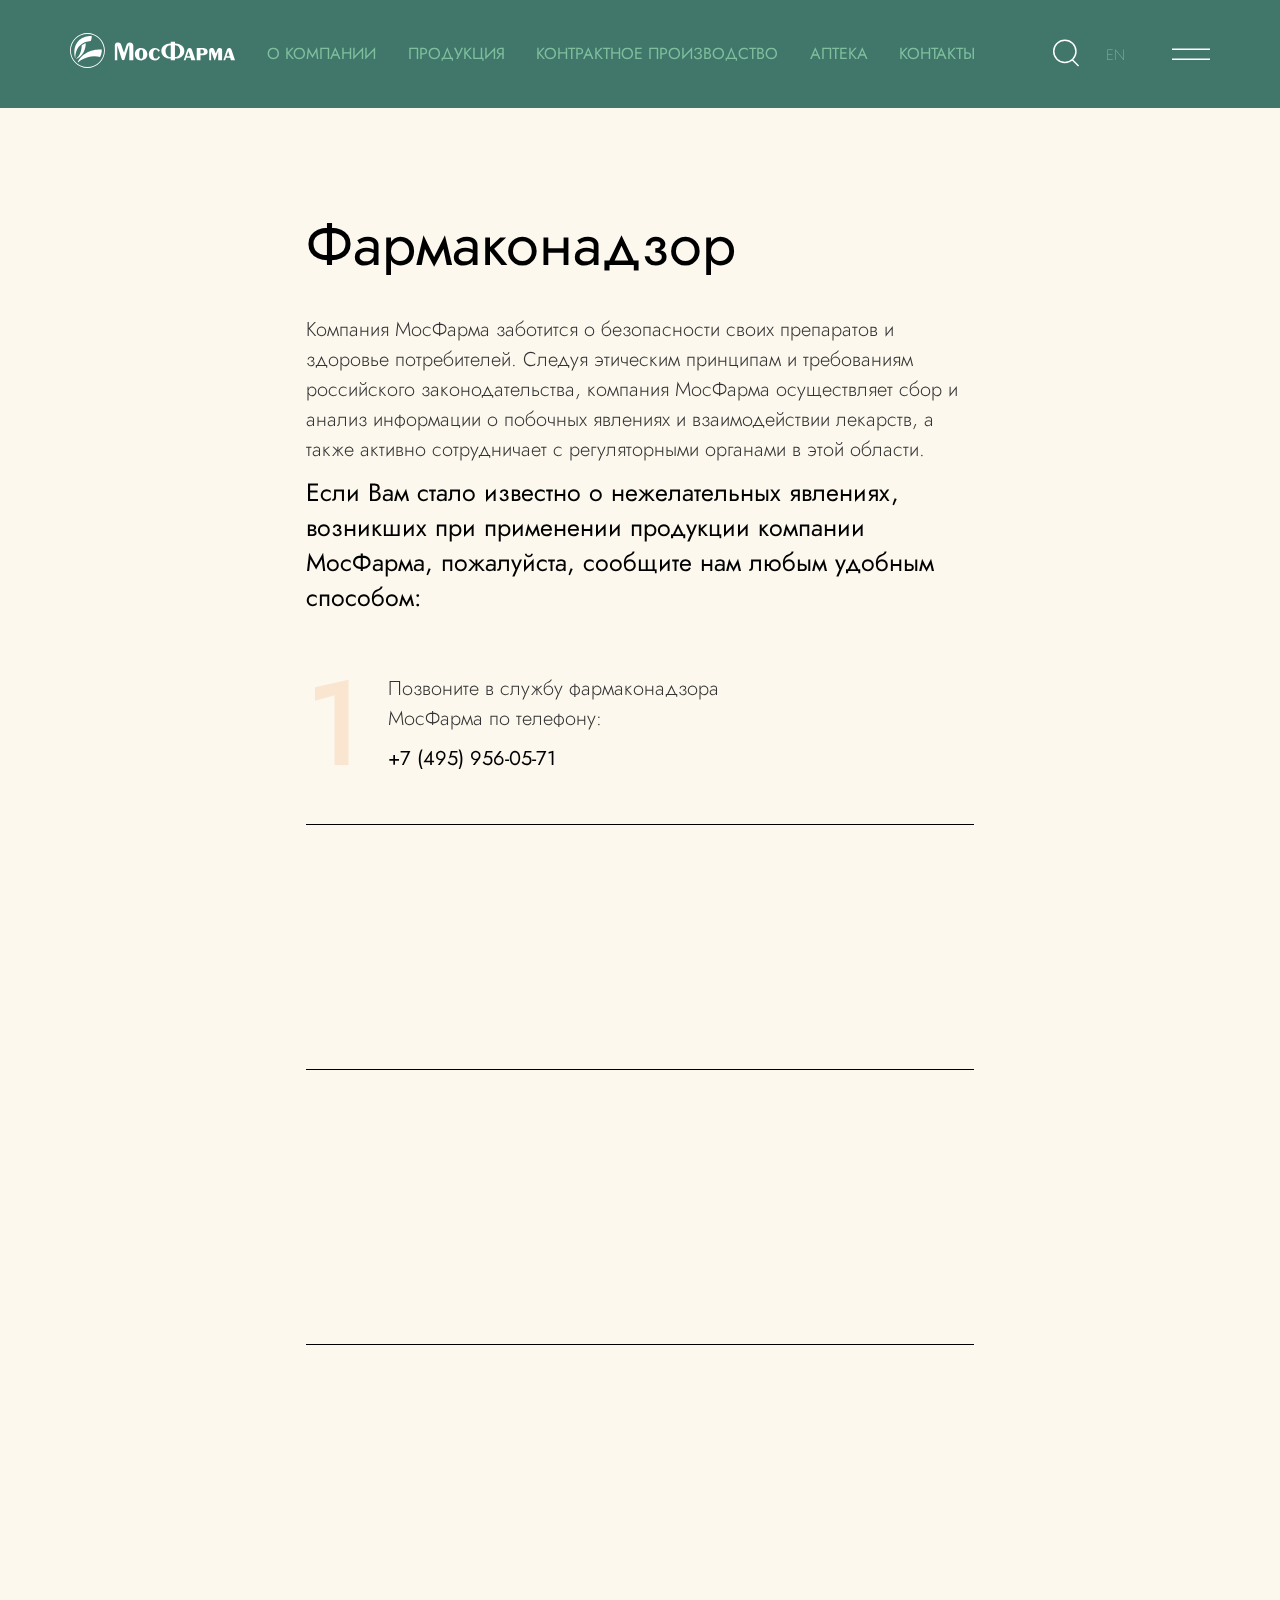
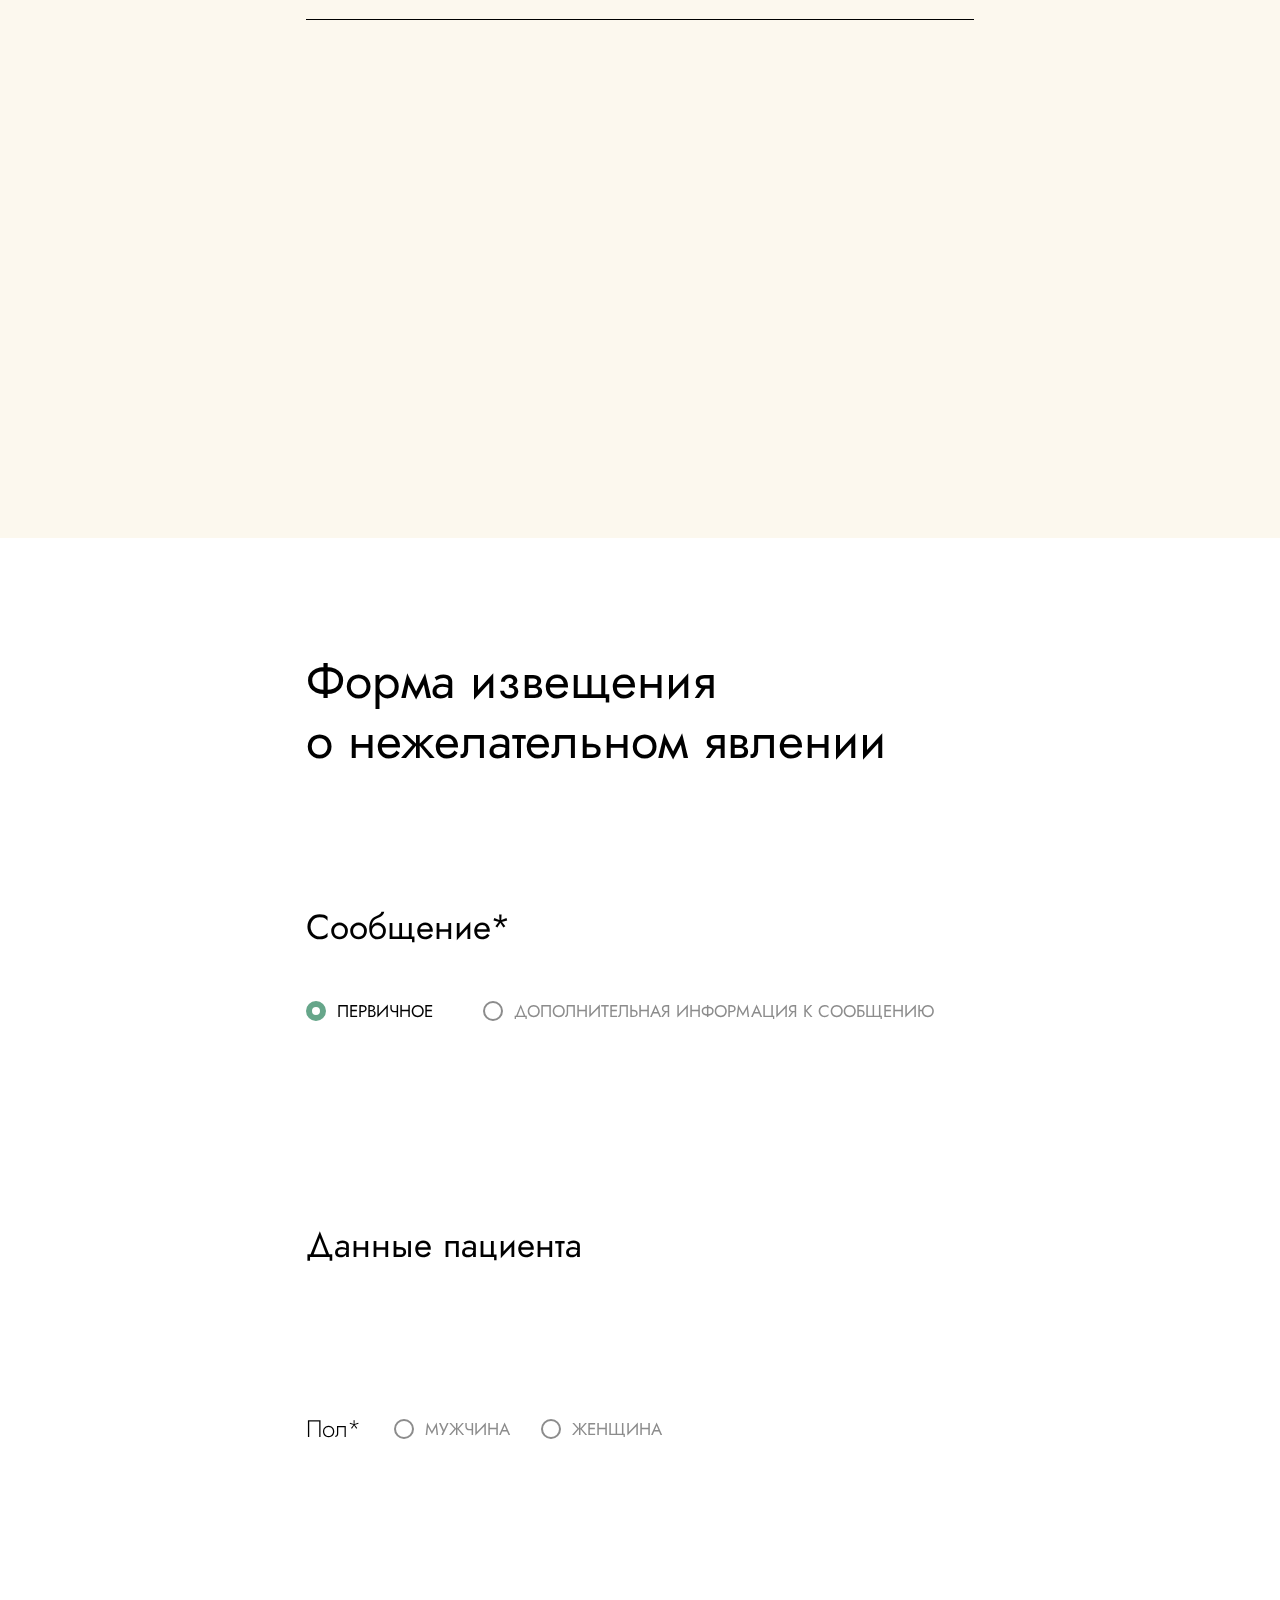
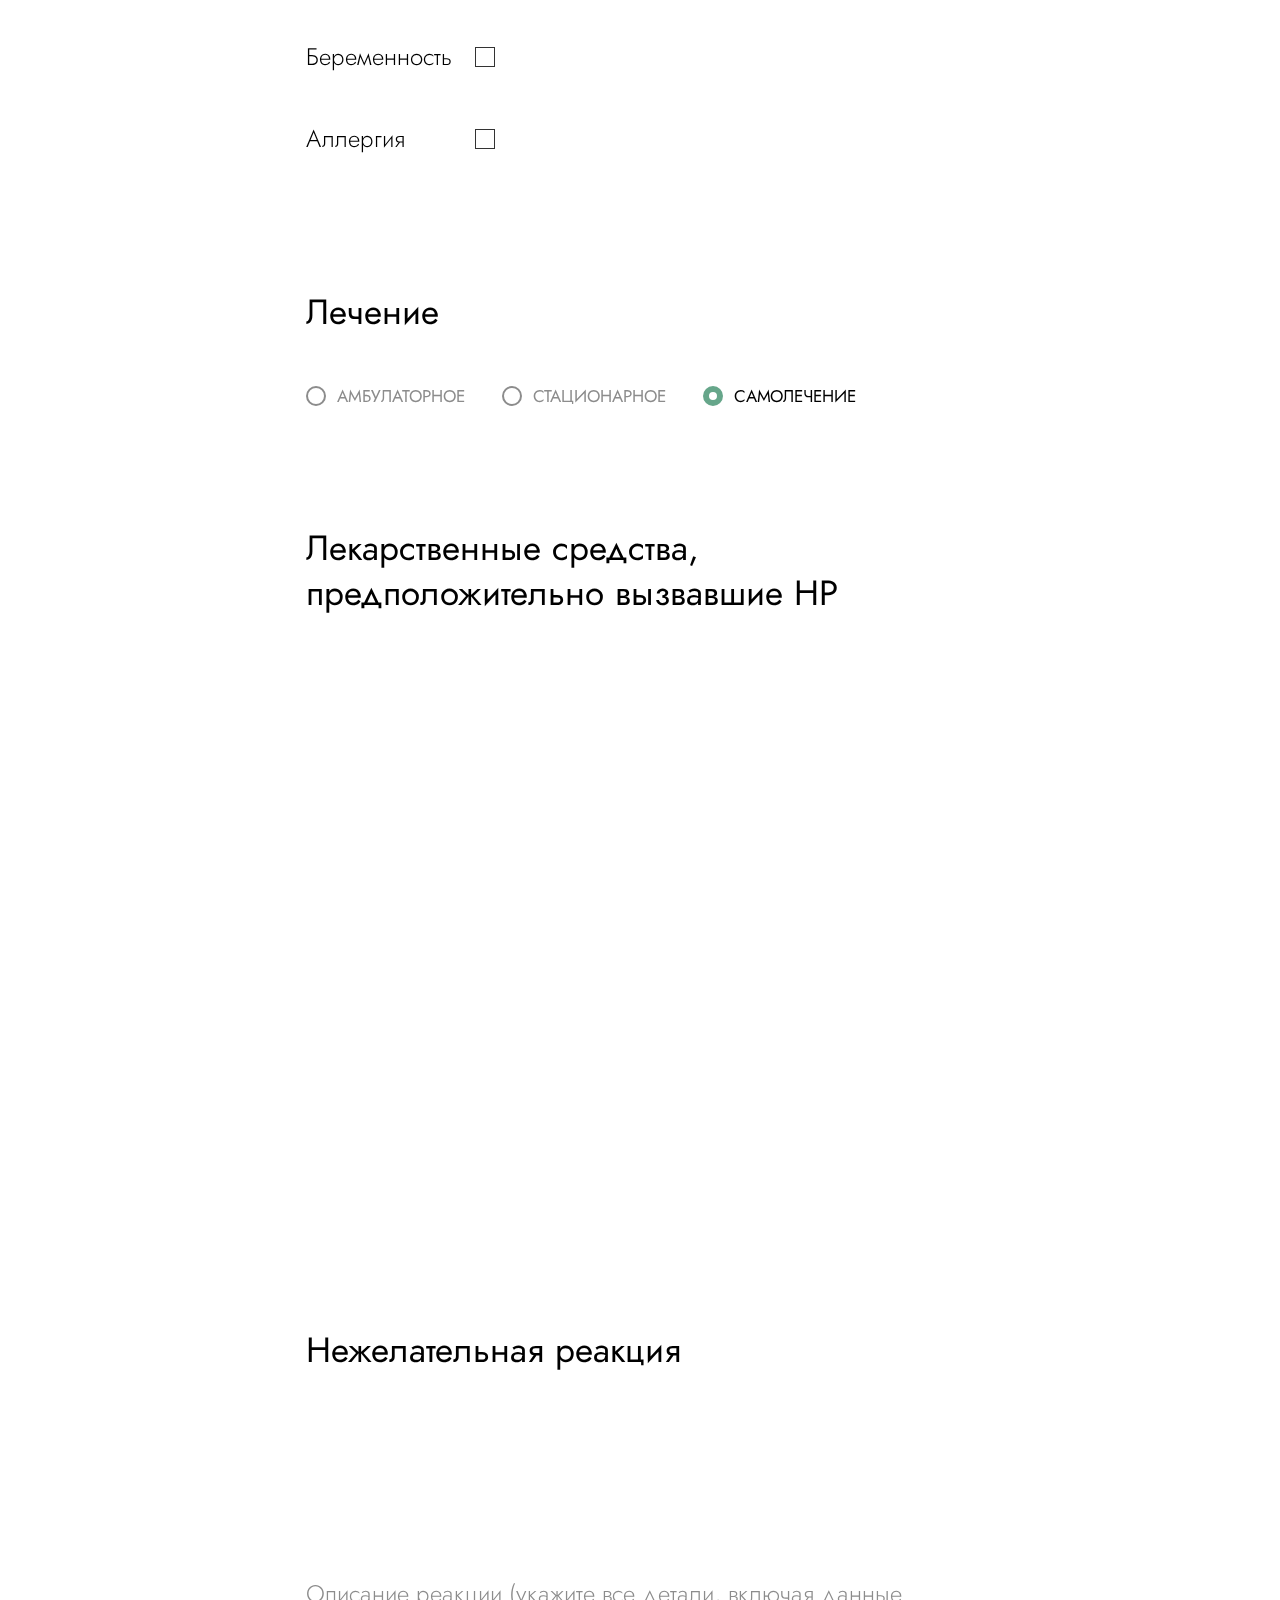
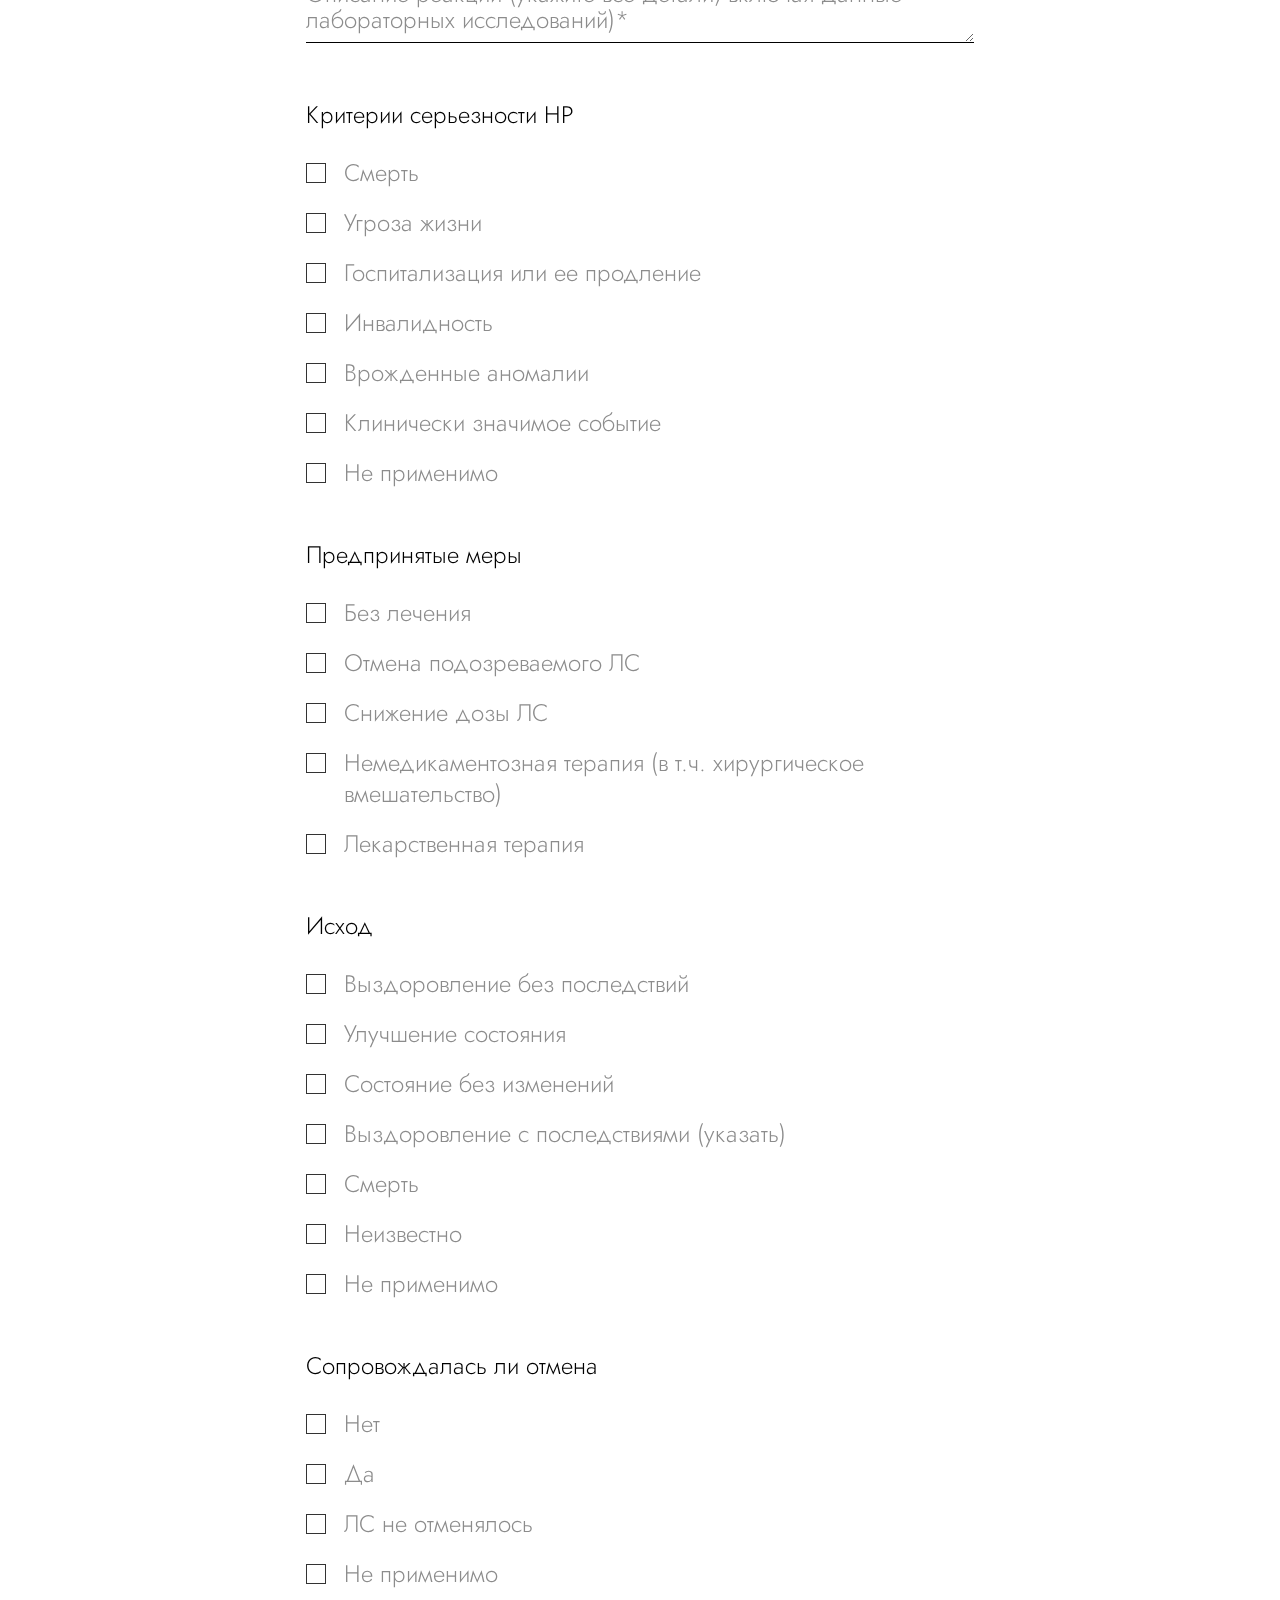
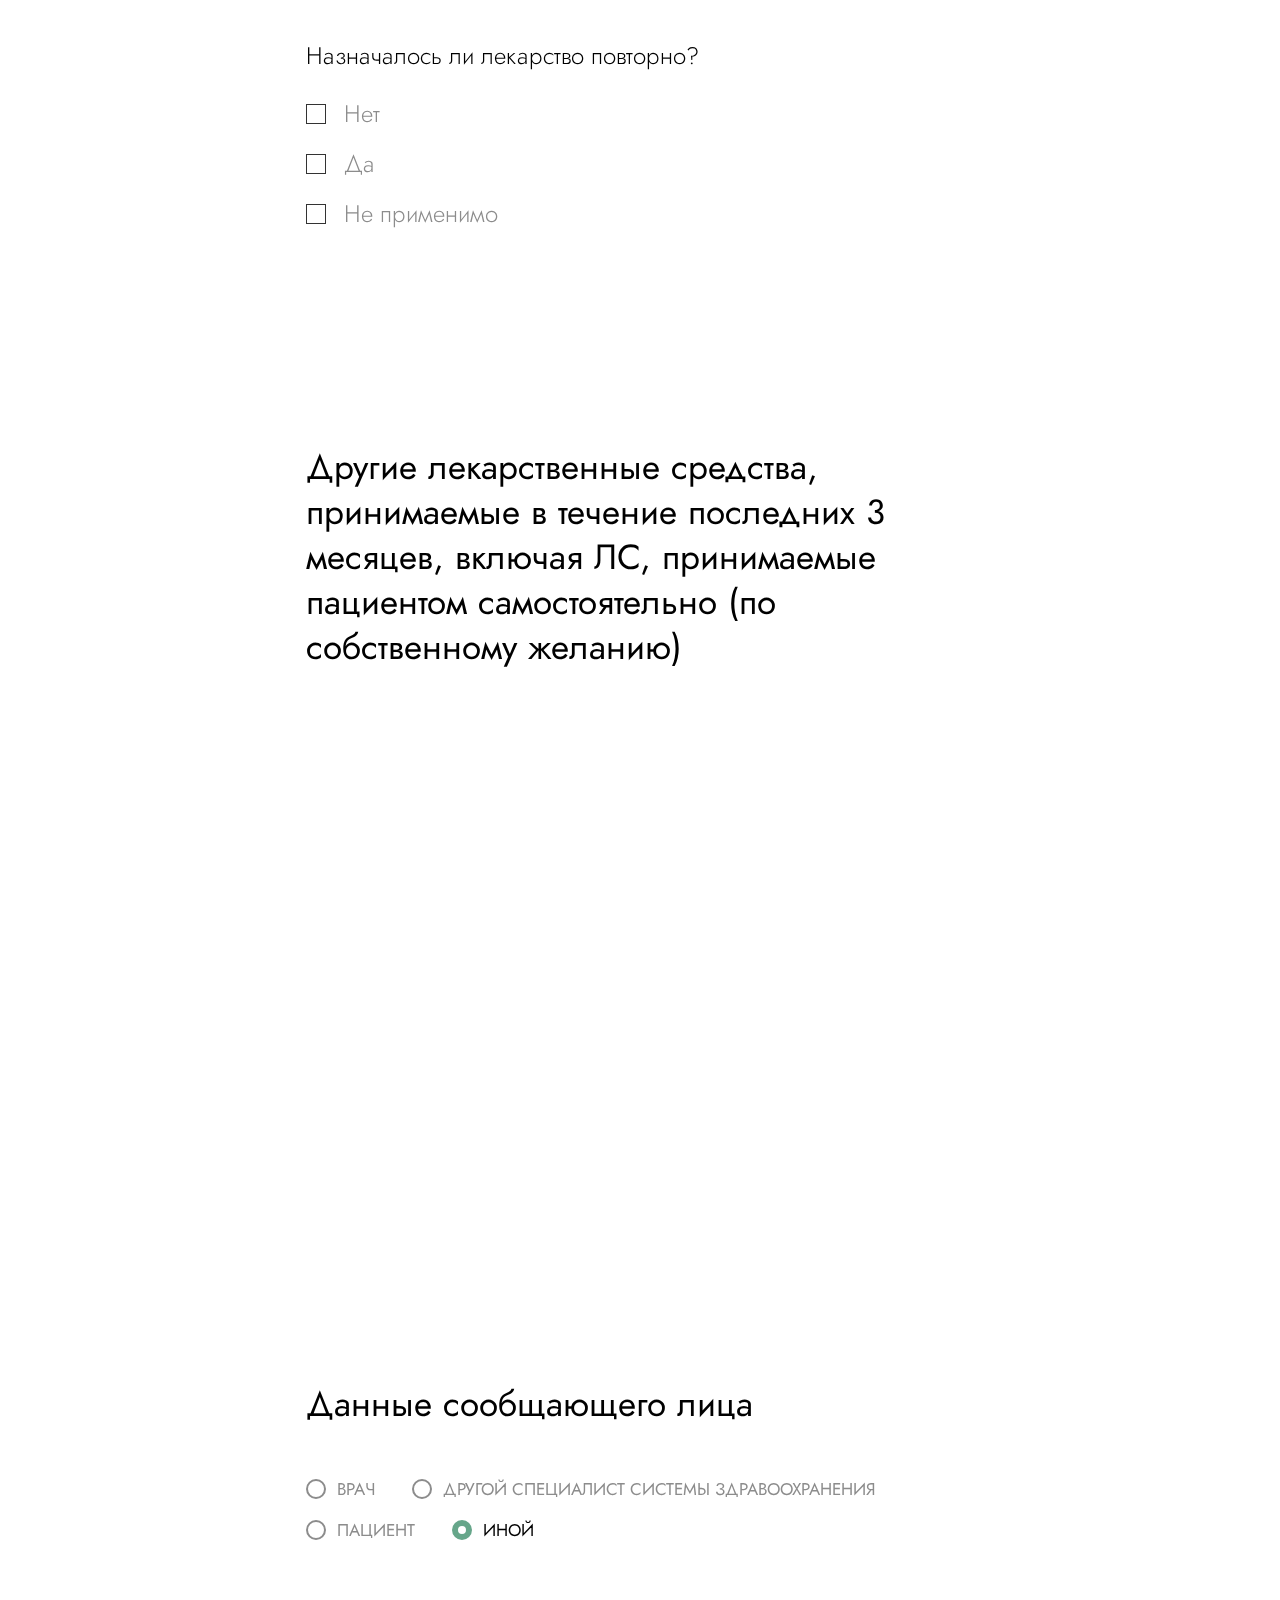
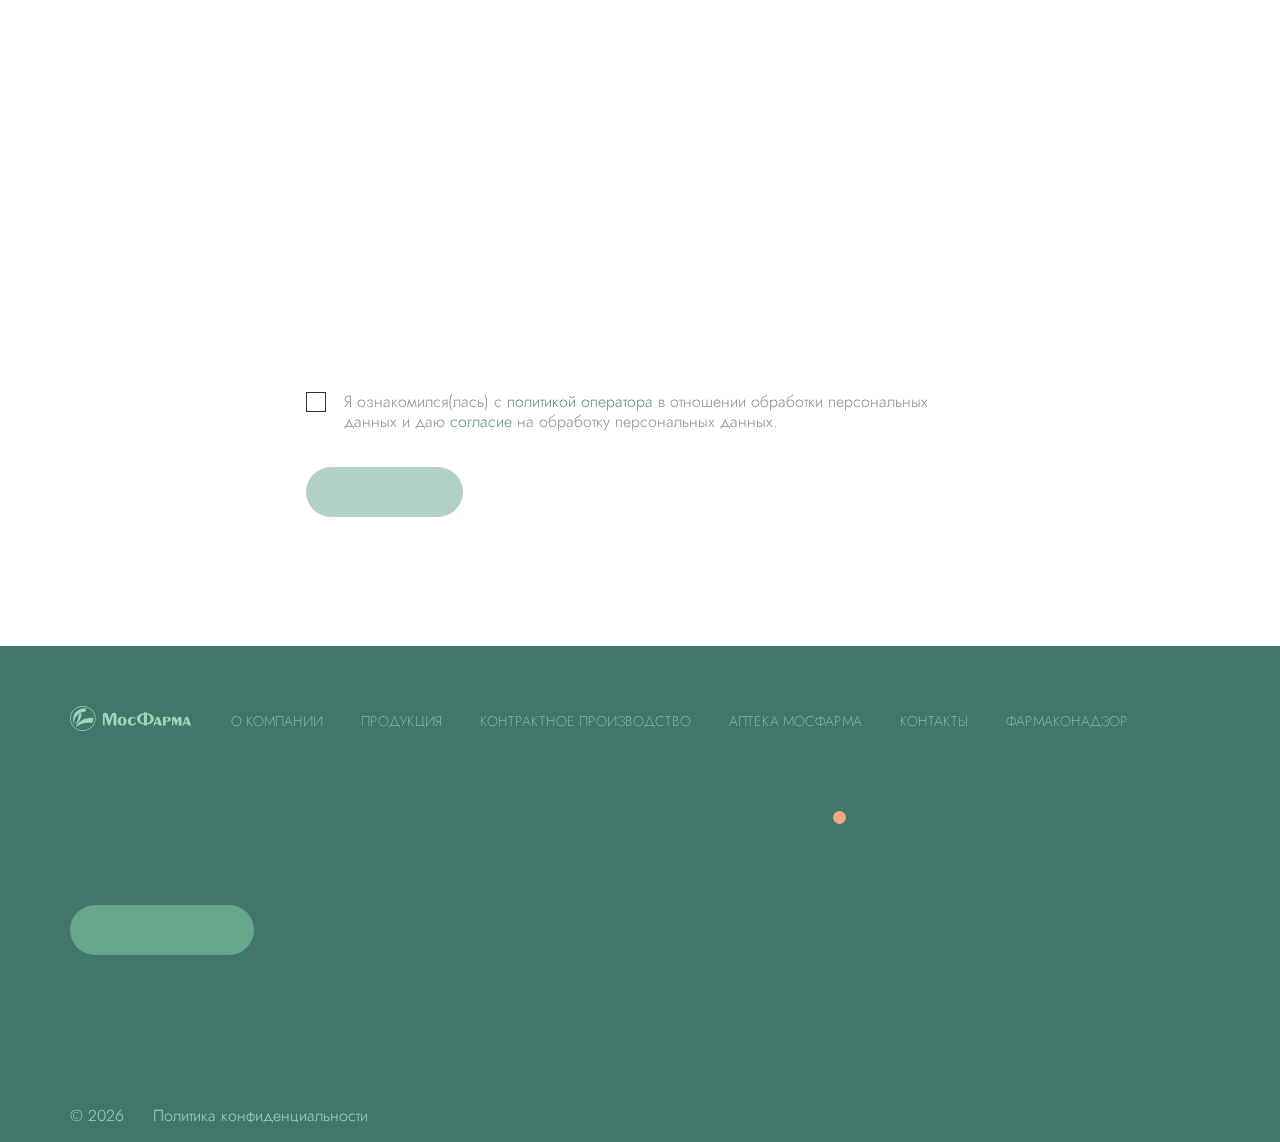
<file: mosfarma/inspection.html>
<!DOCTYPE html>
<html lang="ru">
  <head>
    <meta charset="UTF-8" />
    <meta name="viewport" content="width=device-width,initial-scale=1,shrink-to-fit=no,user-scalable=no" />
    <meta http-equiv="X-UA-Compatible" content="ie=edge" />
    <title>Мосфарма | Фармаконадзор</title>
    <script defer="defer" src="js/bundle.js"></script>
    <link href="css/style.bundle.css" rel="stylesheet" />
  </head>
  <body>
    <header class="header" id="header">
      <div class="header__container container container--big">
        <div class="header__logo logo">
          <img class="logo__image logo__image--white" src="img/logo-white.svg" width="165" height="35" />
          <img class="logo__image logo__image--green" src="img/logo-green.svg" width="165" height="35" />
        </div>
        <nav class="header__menu main-menu main-menu--white">
          <ul class="main-menu__list">
            <li class="main-menu__item">
              <a href="#" class="main-menu__link">О компании</a>
              <ul class="main-menu__sublist">
                <li class="main-menu__sublist-item">
                  <a href="./history.html" class="main-menu__sublist-link">история</a>
                </li>
                <li class="main-menu__sublist-item">
                  <a href="./production.html" class="main-menu__sublist-link">производство</a>
                </li>
                <li class="main-menu__sublist-item">
                  <a href="./quality-system.html" class="main-menu__sublist-link">система качества</a>
                </li>
                <li class="main-menu__sublist-item">
                  <a href="./career.html" class="main-menu__sublist-link">карьера</a>
                </li>
              </ul>
            </li>
            <li class="main-menu__item"><a href="#" class="main-menu__link">Продукция</a></li>
            <li class="main-menu__item">
              <a href="./contract-production.html" class="main-menu__link">Контрактное производство</a>
            </li>
            <li class="main-menu__item"><a href="./our-pharmacy.html" class="main-menu__link">Аптека</a></li>
            <li class="main-menu__item"><a href="./contacts.html" class="main-menu__link">Контакты</a></li>
          </ul>
        </nav>
        <button class="header__search-button search-button search-toggle">
          <svg class="search-button__icon" width="27" height="28">
            <use xlink:href="img/sprite.svg#magnifier"></use>
          </svg>
        </button>
        <button class="header__lang-switcher lang-switcher">EN</button>
        <button class="header__burger burger" id="toggle-big-menu">
          <svg class="burger__icon burger__icon--open" width="38" height="12">
            <use xlink:href="img/sprite.svg#burger"></use>
          </svg>
          <svg class="burger__icon burger__icon--close" width="27" height="28">
            <use xlink:href="img/sprite.svg#close"></use>
          </svg>
        </button>
      </div>
    </header>
    <div class="section big-menu" id="big-menu">
      <div class="big-menu__container container container--big">
        <div class="big-menu__left">
          <p class="big-menu-callback__paragraph">Есть, что обсудить?<br />Напишите нам.</p>
          <a class="big-menu-callback__link" href="mailto:info@mosfarma.ru">info@mosfarma.ru</a>
        </div>
        <ul class="big-menu__list">
          <li class="big-menu__item">
            <a href="./home.html" class="big-menu__link"
              ><span class="big-menu__number">01</span> <span class="big-menu__label">Главная</span></a
            >
          </li>
          <li class="big-menu__item">
            <span class="big-menu__link"
              ><span class="big-menu__number">02</span> <span class="big-menu__label">О компании</span></span
            >
            <div class="big-menu__sublist-container">
              <ul class="big-menu__sublist">
                <li class="big-menu__sublist-item">
                  <a href="./history.html" class="big-menu__link big-menu__sublist-link">история</a>
                </li>
                <li class="big-menu__sublist-item">
                  <a href="#" class="big-menu__link big-menu__sublist-link">производство</a>
                </li>
                <li class="big-menu__sublist-item">
                  <a href="./quality-system" class="big-menu__link big-menu__sublist-link">система качества</a>
                </li>
                <li class="big-menu__sublist-item">
                  <a href="./career.html" class="big-menu__link big-menu__sublist-link">карьера</a>
                </li>
              </ul>
            </div>
          </li>
          <li class="big-menu__item">
            <a href="#" class="big-menu__link"
              ><span class="big-menu__number">03</span> <span class="big-menu__label">Продукция</span></a
            >
          </li>
          <li class="big-menu__item">
            <a href="./contract-production.html" class="big-menu__link"
              ><span class="big-menu__number">04</span> <span class="big-menu__label">Контрактное производство</span></a
            >
          </li>
          <li class="big-menu__item">
            <a href="./our-pharmacy.html" class="big-menu__link"
              ><span class="big-menu__number">05</span> <span class="big-menu__label">Аптека МосФарма</span></a
            >
          </li>
          <li class="big-menu__item">
            <a href="./contacts.html" class="big-menu__link"
              ><span class="big-menu__number">06</span> <span class="big-menu__label">Контакты</span></a
            >
          </li>
          <li class="big-menu__item">
            <a href="./inspection.html" class="big-menu__link"
              ><span class="big-menu__number">07</span> <span class="big-menu__label">Фармаконадзор</span></a
            >
          </li>
        </ul>
      </div>
      <footer class="big-menu__footer footer">
        <div class="footer__container container container--big">
          <div class="footer__middle">
            <div class="footer__column">
              <p class="footer__column-title typography-h5 slice-text">Адрес</p>
              <p class="footer__address slideup-text">125239, Москва<br />Фармацевтический проезд, д. 1</p>
              <a href="#" class="link link--light-green"
                ><span class="link__text-container"><span class="link__text">на карте </span></span
                ><svg class="link__icon" width="17" height="11"><use xlink:href="img/sprite.svg#arrow"></use></svg
              ></a>
            </div>
            <div class="footer__column footer__column--report">
              <p class="footer__column-title footer__column-title--report typography-h5 slice-text">Сообщить</p>
              <p class="footer__note slideup-text">
                Сообщить о случае возникновения нежелательных явлений, связанных с применением лекарственного препарата,
                можно заполнив форму обращения в службу фармаконадзора
              </p>
              <a href="#" class="link link--light-green"
                ><span class="link__text-container"><span class="link__text">сообщить </span></span
                ><svg class="link__icon" width="17" height="11"><use xlink:href="img/sprite.svg#arrow"></use></svg
              ></a>
            </div>
          </div>
          <div class="footer__bottom">
            <p class="footer__copyright">© <span class="js-year"></span> 2022</p>
            <a href="#" class="footer__privacy-policy">Политика конфиденциальности</a>
          </div>
        </div>
      </footer>
    </div>
    <div class="section search">
      <div class="search__container container">
        <div class="search" id="search">
          <form class="search__top">
            <input class="search__input" placeholder="Поиск" />
            <button type="submit" class="search__submit">
              <svg class="search__submit-icon" width="37" height="38">
                <use xlink:href="img/sprite.svg#magnifier"></use>
              </svg>
              <span class="visually-hidden">Искать</span>
            </button>
            <button type="button" class="search__close search-toggle">
              <svg class="search__close-icon" width="25" height="25"><use xlink:href="img/sprite.svg#close"></use></svg>
              <span class="visually-hidden">Закрыть поиск</span>
            </button>
          </form>
          <button class="search__clean clean">
            <svg class="clean__icon" width="21" height="22"><use xlink:href="img/sprite.svg#close"></use></svg>
            <span>Очистить</span>
          </button>
        </div>
      </div>
    </div>
    <script>
      document.querySelector("#header").classList.add("header--green", "inner");
    </script>
    <section class="inspection">
      <div class="inspection__container container container--small">
        <h1 class="inspection__title slice-text">Фармаконадзор</h1>
        <div class="inspection__paragraphs typography-paragraphs slideup-text">
          <p>
            Компания МосФарма заботится о безопасности своих препаратов и здоровье потребителей. Следуя этическим
            принципам и требованиям российского законодательства, компания МосФарма осуществляет сбор и анализ
            информации о побочных явлениях и взаимодействии лекарств, а также активно сотрудничает с регуляторными
            органами в этой области.
          </p>
        </div>
        <div class="inspection__manual-description slideup-text">
          <p>
            Если Вам стало известно о нежелательных явлениях, возникших при применении продукции компании МосФарма,
            пожалуйста, сообщите нам любым удобным способом:
          </p>
        </div>
        <ul class="inspection__manual inspection-manual">
          <li class="inspection-manual__item">
            <span class="inspection-manual__number slice-text">1</span>
            <div class="inspection-manual__body typography-paragraphs slideup-text">
              <p>Позвоните в службу фармаконадзора<br />МосФарма по телефону:</p>
              <a class="inspection-manual__phone" href="tel:+74959560571">+7 (495) 956-05-71</a>
            </div>
          </li>
          <li class="inspection-manual__item">
            <span class="inspection-manual__number slice-text">2</span>
            <div class="inspection-manual__body typography-paragraphs slideup-text">
              <p>Заполните прилагаемую форму извещения о нежелательном явлении:</p>
              <a href="#" class="inspection-manual__button button button--orange"
                ><span class="button__text-container"><span class="button__text">заполнить </span></span
                ><svg class="button__icon" width="17" height="11"><use xlink:href="img/sprite.svg#arrow"></use></svg
              ></a>
            </div>
          </li>
          <li class="inspection-manual__item">
            <span class="inspection-manual__number slice-text">3</span>
            <div class="inspection-manual__body typography-paragraphs slideup-text">
              <p>
                Скачайте форму извещения, заполните ее и отправьте нам по электронной почте на адрес
                <a class="inspection-manual__email" href="mailto:">info@mosfarma.ru</a>
              </p>
              <a href="#" class="inspection-manual__button button button--orange"
                ><span class="button__text-container"><span class="button__text">скачать </span></span
                ><svg class="button__icon" width="17" height="11"><use xlink:href="img/sprite.svg#arrow"></use></svg
              ></a>
            </div>
          </li>
          <li class="inspection-manual__item">
            <span class="inspection-manual__number slice-text">4</span>
            <div class="inspection-manual__body typography-paragraphs slideup-text">
              <p>
                Если Вы хотите сделать сообщение по вопросам качества лекарственных препаратов, просим Вас заполнить и
                отправить Анкету по качеству.
              </p>
              <a href="#" class="inspection-manual__button button button--orange"
                ><span class="button__text-container"><span class="button__text">скачать анкету </span></span
                ><svg class="button__icon" width="17" height="11"><use xlink:href="img/sprite.svg#arrow"></use></svg
              ></a>
            </div>
          </li>
        </ul>
        <p class="inspection__bold slice-text">
          Также о возникновении нежелательных явлений, возникших при применении продукции компании МосФарма, вы можете
          сообщить в Росздравнадзор. Сообщение может быть направлено:
        </p>
        <ul class="list list--orange slideup-text">
          <li>e-mail: pharm@roszdravnadzor.ru</li>
          <li>факс: +7 (495) 698-15-73</li>
          <li>он-лайн на сайте npr.roszdravnadzor.ru</li>
          <li>почтовый адрес: 109074, г. Москва, Славянская площадь, д. 4, строение 1</li>
        </ul>
      </div>
    </section>
    <section class="complaint">
      <div class="container container--small">
        <h2 class="complaint__title">Форма извещения<br />о нежелательном явлении</h2>
        <p class="complaint__subtitle slideup-text">* - поля, обязательные для заполнения</p>
        <div class="complaint__section complaint__message">
          <h4 class="complaint__section-title">Сообщение*</h4>
          <div class="complaint__row">
            <div class="complaint__radio radio">
              <input
                type="radio"
                class="radio__field visually-hidden"
                name="message"
                value="first-time"
                id="message-first-time"
                checked="checked"
              />
              <label class="radio__label" for="message-first-time">Первичное</label>
            </div>
            <div class="complaint__radio radio">
              <input
                type="radio"
                class="radio__field visually-hidden"
                name="message"
                value="additional"
                id="message-additional"
              />
              <label class="radio__label" for="message-additional">Дополнительная информация к сообщению</label>
            </div>
          </div>
          <div class="complaint__row">
            <div class="complaint__input input">
              <label class="input__label"
                ><input class="input__field" placeholder=" " /> <span class="input__hint">Номер сообщения</span>
                <span class="input__bottom-border"></span
              ></label>
            </div>
            <div class="complaint__input input">
              <label class="input__label"
                ><input class="input__field" placeholder=" " /> <span class="input__hint">от</span>
                <span class="input__bottom-border"></span
              ></label>
            </div>
          </div>
        </div>
        <div class="complaint__section">
          <h4 class="complaint__section-title">Данные пациента</h4>
          <div class="complaint__input input">
            <label class="input__label"
              ><input class="input__field" placeholder=" " />
              <span class="input__hint">Инициалы пациента (код пациента)* </span
              ><span class="input__bottom-border"></span
            ></label>
          </div>
          <div class="complaint__row complaint__row--center complaint__gender">
            <span class="complaint__label">Пол*</span>
            <div class="complaint__radio radio">
              <input type="radio" class="radio__field visually-hidden" name="gender" value="man" id="gender-man" />
              <label class="radio__label" for="gender-man">мужчина</label>
            </div>
            <div class="complaint__radio radio">
              <input type="radio" class="radio__field visually-hidden" name="gender" value="woman" id="gender-woman" />
              <label class="radio__label" for="gender-woman">женщина</label>
            </div>
          </div>
          <div class="complaint__input input">
            <label class="input__label"
              ><input class="input__field" type="number" placeholder=" " /> <span class="input__hint">Вес, кг</span>
              <span class="input__bottom-border"></span
            ></label>
          </div>
          <div class="complaint__input input">
            <label class="input__label"
              ><input class="input__field" type="number" placeholder=" " />
              <span class="input__hint">Возраст (лет)</span> <span class="input__bottom-border"></span
            ></label>
          </div>
          <div class="complaint__pregnancy complaint__row complaint__row--center">
            <div class="complaint__checkbox checkbox checkbox--reverse">
              <input type="checkbox" class="checkbox__field visually-hidden" name="pregnancy" id="pregnancy" />
              <label class="checkbox__label" for="pregnancy">Беременность</label>
            </div>
            <div class="complaint__input input">
              <label class="input__label"
                ><input class="input__field" type="number" name="weight" placeholder=" " />
                <span class="input__hint">Срок, недель</span> <span class="input__bottom-border"></span
              ></label>
            </div>
          </div>
          <div class="complaint__allergy complaint__row complaint__row--center">
            <div class="complaint__checkbox checkbox checkbox--reverse">
              <input type="checkbox" class="checkbox__field visually-hidden" name="allergy" id="allergy" />
              <label class="checkbox__label" for="allergy">Аллергия</label>
            </div>
            <div class="complaint__input input">
              <label class="input__label"
                ><input class="input__field" name="weight" placeholder=" " /> <span class="input__hint">На</span>
                <span class="input__bottom-border"></span
              ></label>
            </div>
          </div>
        </div>
        <div class="complaint__section complaint__therapy">
          <h4 class="complaint__section-title">Лечение</h4>
          <div class="complaint__row">
            <div class="complaint__radio radio">
              <input
                type="radio"
                class="radio__field visually-hidden"
                name="therapy"
                value="outpatient"
                id="therapy-outpatient"
                checked="checked"
              />
              <label class="radio__label" for="therapy-outpatient">амбулаторное</label>
            </div>
            <div class="complaint__radio radio">
              <input
                type="radio"
                class="radio__field visually-hidden"
                name="therapy"
                value="stationary"
                id="therapy-stationary"
                checked="checked"
              />
              <label class="radio__label" for="therapy-stationary">стационарное</label>
            </div>
            <div class="complaint__radio radio">
              <input
                type="radio"
                class="radio__field visually-hidden"
                name="therapy"
                value="self"
                id="therapy-self"
                checked="checked"
              />
              <label class="radio__label" for="therapy-self">Самолечение</label>
            </div>
          </div>
        </div>
        <div class="complaint__section complaint__suspected">
          <h4 class="complaint__section-title">Лекарственные средства, предположительно вызвавшие НР</h4>
          <div class="complaint__input input">
            <label class="input__label"
              ><input class="input__field" placeholder=" " />
              <span class="input__hint">Наименование ЛС (торговое)*</span> <span class="input__bottom-border"></span
            ></label>
          </div>
          <div class="complaint__input input">
            <label class="input__label"
              ><input class="input__field" placeholder=" " /> <span class="input__hint">Производитель</span>
              <span class="input__bottom-border"></span
            ></label>
          </div>
          <div class="complaint__input input">
            <label class="input__label"
              ><input class="input__field" placeholder=" " /> <span class="input__hint">Номер серии</span>
              <span class="input__bottom-border"></span
            ></label>
          </div>
          <div class="complaint__input input">
            <label class="input__label"
              ><input class="input__field" placeholder=" " /> <span class="input__hint">Доза, путь введения</span>
              <span class="input__bottom-border"></span
            ></label>
          </div>
          <div class="complaint__input input">
            <label class="input__label"
              ><input class="input__field" placeholder=" " /> <span class="input__hint">Дата начала терапии</span>
              <span class="input__bottom-border"></span
            ></label>
          </div>
          <div class="complaint__input input">
            <label class="input__label"
              ><input class="input__field" placeholder=" " /> <span class="input__hint">Дата окончания терапии</span>
              <span class="input__bottom-border"></span
            ></label>
          </div>
          <div class="complaint__input input">
            <label class="input__label"
              ><input class="input__field" placeholder=" " /> <span class="input__hint">Показания для назначения</span>
              <span class="input__bottom-border"></span
            ></label>
          </div>
        </div>
        <div class="complaint__section complaint__reaction">
          <h4 class="complaint__section-title">Нежелательная реакция</h4>
          <div class="complaint__input input">
            <label class="input__label"
              ><input class="input__field" placeholder=" " />
              <span class="input__hint">Дата начала нежелательной реакции</span>
              <span class="input__bottom-border"></span
            ></label>
          </div>
          <div class="complaint__input input">
            <label class="input__label"
              ><input class="input__field" placeholder=" " />
              <span class="input__hint">Дата разрешения нежелательной реакции</span>
              <span class="input__bottom-border"></span
            ></label>
          </div>
          <textarea
            class="complaint__textarea textarea"
            rows="2"
            placeholder="Описание реакции (укажите все детали, включая данные лабораторных исследований)*"
          ></textarea>
          <p class="complaint__label">Критерии серьезности НР</p>
          <div class="complaint__checkbox checkbox">
            <input
              type="checkbox"
              class="checkbox__field visually-hidden"
              name="severity-criteria"
              id="severity-criteria-1"
            />
            <label class="checkbox__label" for="severity-criteria-1">Смерть</label>
          </div>
          <div class="complaint__checkbox checkbox">
            <input
              type="checkbox"
              class="checkbox__field visually-hidden"
              name="severity-criteria"
              id="severity-criteria-2"
            />
            <label class="checkbox__label" for="severity-criteria-2">Угроза жизни</label>
          </div>
          <div class="complaint__checkbox checkbox">
            <input
              type="checkbox"
              class="checkbox__field visually-hidden"
              name="severity-criteria"
              id="severity-criteria-3"
            />
            <label class="checkbox__label" for="severity-criteria-3">Госпитализация или ее продление</label>
          </div>
          <div class="complaint__checkbox checkbox">
            <input
              type="checkbox"
              class="checkbox__field visually-hidden"
              name="severity-criteria"
              id="severity-criteria-4"
            />
            <label class="checkbox__label" for="severity-criteria-4">Инвалидность</label>
          </div>
          <div class="complaint__checkbox checkbox">
            <input
              type="checkbox"
              class="checkbox__field visually-hidden"
              name="severity-criteria"
              id="severity-criteria-5"
            />
            <label class="checkbox__label" for="severity-criteria-5">Врожденные аномалии</label>
          </div>
          <div class="complaint__checkbox checkbox">
            <input
              type="checkbox"
              class="checkbox__field visually-hidden"
              name="severity-criteria"
              id="severity-criteria-6"
            />
            <label class="checkbox__label" for="severity-criteria-6">Клинически значимое событие</label>
          </div>
          <div class="complaint__checkbox checkbox">
            <input
              type="checkbox"
              class="checkbox__field visually-hidden"
              name="severity-criteria"
              id="severity-criteria-7"
            />
            <label class="checkbox__label" for="severity-criteria-7">Не применимо</label>
          </div>
          <p class="complaint__label">Предпринятые меры</p>
          <div class="complaint__checkbox checkbox">
            <input
              type="checkbox"
              class="checkbox__field visually-hidden"
              name="taken-measures"
              id="taken-measures-1"
            />
            <label class="checkbox__label" for="taken-measures-1">Без лечения</label>
          </div>
          <div class="complaint__checkbox checkbox">
            <input
              type="checkbox"
              class="checkbox__field visually-hidden"
              name="taken-measures"
              id="taken-measures-2"
            />
            <label class="checkbox__label" for="taken-measures-2">Отмена подозреваемого ЛС</label>
          </div>
          <div class="complaint__checkbox checkbox">
            <input
              type="checkbox"
              class="checkbox__field visually-hidden"
              name="taken-measures"
              id="taken-measures-3"
            />
            <label class="checkbox__label" for="taken-measures-3">Снижение дозы ЛС</label>
          </div>
          <div class="complaint__checkbox checkbox">
            <input
              type="checkbox"
              class="checkbox__field visually-hidden"
              name="taken-measures"
              id="taken-measures-4"
            />
            <label class="checkbox__label" for="taken-measures-4"
              >Немедикаментозная терапия (в т.ч. хирургическое вмешательство)</label
            >
          </div>
          <div class="complaint__checkbox checkbox">
            <input
              type="checkbox"
              class="checkbox__field visually-hidden"
              name="taken-measures"
              id="taken-measures-5"
            />
            <label class="checkbox__label" for="taken-measures-5">Лекарственная терапия</label>
          </div>
          <p class="complaint__label">Исход</p>
          <div class="complaint__checkbox checkbox">
            <input type="checkbox" class="checkbox__field visually-hidden" name="result" id="result-1" />
            <label class="checkbox__label" for="result-1">Выздоровление без последствий</label>
          </div>
          <div class="complaint__checkbox checkbox">
            <input type="checkbox" class="checkbox__field visually-hidden" name="result" id="result-2" />
            <label class="checkbox__label" for="result-2">Улучшение состояния</label>
          </div>
          <div class="complaint__checkbox checkbox">
            <input type="checkbox" class="checkbox__field visually-hidden" name="result" id="result-3" />
            <label class="checkbox__label" for="result-3">Состояние без изменений</label>
          </div>
          <div class="complaint__checkbox checkbox">
            <input type="checkbox" class="checkbox__field visually-hidden" name="result" id="result-4" />
            <label class="checkbox__label" for="result-4">Выздоровление с последствиями (указать)</label>
          </div>
          <div class="complaint__checkbox checkbox">
            <input type="checkbox" class="checkbox__field visually-hidden" name="result" id="result-5" />
            <label class="checkbox__label" for="result-5">Смерть</label>
          </div>
          <div class="complaint__checkbox checkbox">
            <input type="checkbox" class="checkbox__field visually-hidden" name="result" id="result-6" />
            <label class="checkbox__label" for="result-6">Неизвестно</label>
          </div>
          <div class="complaint__checkbox checkbox">
            <input type="checkbox" class="checkbox__field visually-hidden" name="result" id="result-7" />
            <label class="checkbox__label" for="result-7">Не применимо</label>
          </div>
          <p class="complaint__label">Сопровождалась ли отмена</p>
          <div class="complaint__checkbox checkbox">
            <input type="checkbox" class="checkbox__field visually-hidden" name="cancellation" id="cancellation-1" />
            <label class="checkbox__label" for="cancellation-1">Нет</label>
          </div>
          <div class="complaint__checkbox checkbox">
            <input type="checkbox" class="checkbox__field visually-hidden" name="cancellation" id="cancellation-2" />
            <label class="checkbox__label" for="cancellation-2">Да</label>
          </div>
          <div class="complaint__checkbox checkbox">
            <input type="checkbox" class="checkbox__field visually-hidden" name="cancellation" id="cancellation-3" />
            <label class="checkbox__label" for="cancellation-3">ЛС не отменялось</label>
          </div>
          <div class="complaint__checkbox checkbox">
            <input type="checkbox" class="checkbox__field visually-hidden" name="cancellation" id="cancellation-4" />
            <label class="checkbox__label" for="cancellation-4">Не применимо</label>
          </div>
          <p class="complaint__label">Назначалось ли лекарство повторно?</p>
          <div class="complaint__checkbox checkbox">
            <input type="checkbox" class="checkbox__field visually-hidden" name="repeatedly" id="repeatedly-1" />
            <label class="checkbox__label" for="repeatedly-1">Нет</label>
          </div>
          <div class="complaint__checkbox checkbox">
            <input type="checkbox" class="checkbox__field visually-hidden" name="repeatedly" id="repeatedly-2" />
            <label class="checkbox__label" for="repeatedly-2">Да</label>
          </div>
          <div class="complaint__checkbox checkbox">
            <input type="checkbox" class="checkbox__field visually-hidden" name="repeatedly" id="repeatedly-3" />
            <label class="checkbox__label" for="repeatedly-3">Не применимо</label>
          </div>
          <div class="complaint__input input">
            <label class="input__label"
              ><input class="input__field" placeholder=" " /> <span class="input__hint">Результат</span>
              <span class="input__bottom-border"></span
            ></label>
          </div>
        </div>
        <div class="complaint__section complaint__suspected">
          <h4 class="complaint__section-title">
            Другие лекарственные средства, принимаемые в течение последних 3 месяцев, включая ЛС, принимаемые пациентом
            самостоятельно (по собственному желанию)
          </h4>
          <div class="complaint__input input">
            <label class="input__label"
              ><input class="input__field" placeholder=" " />
              <span class="input__hint">Наименование ЛС (торговое)*</span> <span class="input__bottom-border"></span
            ></label>
          </div>
          <div class="complaint__input input">
            <label class="input__label"
              ><input class="input__field" placeholder=" " /> <span class="input__hint">Производитель</span>
              <span class="input__bottom-border"></span
            ></label>
          </div>
          <div class="complaint__input input">
            <label class="input__label"
              ><input class="input__field" placeholder=" " /> <span class="input__hint">Номер серии</span>
              <span class="input__bottom-border"></span
            ></label>
          </div>
          <div class="complaint__input input">
            <label class="input__label"
              ><input class="input__field" placeholder=" " /> <span class="input__hint">Доза, путь введения</span>
              <span class="input__bottom-border"></span
            ></label>
          </div>
          <div class="complaint__input input">
            <label class="input__label"
              ><input class="input__field" placeholder=" " /> <span class="input__hint">Дата начала терапии</span>
              <span class="input__bottom-border"></span
            ></label>
          </div>
          <div class="complaint__input input">
            <label class="input__label"
              ><input class="input__field" placeholder=" " /> <span class="input__hint">Дата окончания терапии</span>
              <span class="input__bottom-border"></span
            ></label>
          </div>
          <div class="complaint__input input">
            <label class="input__label"
              ><input class="input__field" placeholder=" " /> <span class="input__hint">Показания для назначения</span>
              <span class="input__bottom-border"></span
            ></label>
          </div>
        </div>
        <div class="complaint__section complaint__applicant">
          <h4 class="complaint__section-title">Данные сообщающего лица</h4>
          <div class="complaint__row">
            <div class="complaint__radio radio">
              <input
                type="radio"
                class="radio__field visually-hidden"
                name="reporting-person"
                value="reporting-person"
                id="reporting-person-1"
                checked="checked"
              />
              <label class="radio__label" for="reporting-person-1">Врач</label>
            </div>
            <div class="complaint__radio radio">
              <input
                type="radio"
                class="radio__field visually-hidden"
                name="reporting-person"
                value="reporting-person"
                id="reporting-person-2"
                checked="checked"
              />
              <label class="radio__label" for="reporting-person-2">Другой специалист системы здравоохранения</label>
            </div>
            <div class="complaint__radio radio">
              <input
                type="radio"
                class="radio__field visually-hidden"
                name="reporting-person"
                value="reporting-person"
                id="reporting-person-3"
                checked="checked"
              />
              <label class="radio__label" for="reporting-person-3">Пациент</label>
            </div>
            <div class="complaint__radio radio">
              <input
                type="radio"
                class="radio__field visually-hidden"
                name="reporting-person"
                value="reporting-person"
                id="reporting-person-4"
                checked="checked"
              />
              <label class="radio__label" for="reporting-person-4">Иной</label>
            </div>
          </div>
          <div class="complaint__input input">
            <label class="input__label"
              ><input class="input__field" placeholder=" " />
              <span class="input__hint">Контактный телефон/email:</span> <span class="input__bottom-border"></span
            ></label>
          </div>
          <div class="complaint__input input">
            <label class="input__label"
              ><input class="input__field" placeholder=" " /> <span class="input__hint">Ф.И.О.</span>
              <span class="input__bottom-border"></span
            ></label>
          </div>
          <div class="complaint__input input">
            <label class="input__label"
              ><input class="input__field" placeholder=" " /> <span class="input__hint">Должность и место работы</span>
              <span class="input__bottom-border"></span
            ></label>
          </div>
          <div class="complaint__input input">
            <label class="input__label"
              ><input class="input__field" placeholder=" " /> <span class="input__hint">Дата сообщения</span>
              <span class="input__bottom-border"></span
            ></label>
          </div>
        </div>
        <div class="complaint__approval checkbox checkbox--small">
          <input type="checkbox" class="checkbox__field visually-hidden" name="approval" id="approval" />
          <label class="checkbox__label" for="approval"
            >Я ознакомился(лась) с <a href="policy.html">политикой оператора</a> в отношении обработки персональных
            данных и даю <a href="policy.html">согласие</a> на обработку персональных данных.</label
          >
        </div>
        <button class="button" disabled="disabled">
          <span class="button__text-container"><span class="button__text">отправить </span></span
          ><svg class="button__icon" width="17" height="11"><use xlink:href="img/sprite.svg#arrow"></use></svg>
        </button>
      </div>
    </section>
    <footer class="footer">
      <div class="footer__container container container--big">
        <nav class="footer__top">
          <img
            class="footer__logo logo logo__image"
            src="img/logo-light-green.svg"
            width="121"
            height="25"
            alt="Логотип МосФарма"
          />
          <ul class="footer__menu footer-menu">
            <li class="footer-menu__item"><a href="#" class="footer-menu__link">О компании</a></li>
            <li class="footer-menu__item"><a href="#" class="footer-menu__link">Продукция</a></li>
            <li class="footer-menu__item">
              <a href="./contract-production.html" class="footer-menu__link">Контрактное производство</a>
            </li>
            <li class="footer-menu__item">
              <a href="./our-pharmacy.html" class="footer-menu__link">Аптека МосФарма</a>
            </li>
            <li class="footer-menu__item"><a href="./contacts.html" class="footer-menu__link">Контакты</a></li>
            <li class="footer-menu__item"><a href="./inspection.html" class="footer-menu__link">Фармаконадзор</a></li>
          </ul>
        </nav>
        <div class="footer__middle">
          <div class="footer__column footer__column--feedback">
            <p class="footer__column-title typography-h5 slice-text">Есть, что обсудить?<br />Напишите нам</p>
            <a href="mailto:info@mosfarma.ru" class="footer__email button button--big button--lowercase"
              ><span class="button__text-container"><span class="button__text">info@mosfarma.ru</span></span></a
            >
          </div>
          <div class="footer__column">
            <p class="footer__column-title typography-h5 slice-text">Адрес</p>
            <p class="footer__address slideup-text">125239, Москва<br />Фармацевтический проезд, д. 1</p>
            <a href="#" class="link link--light-green"
              ><span class="link__text-container"><span class="link__text">на карте </span></span
              ><svg class="link__icon" width="17" height="11"><use xlink:href="img/sprite.svg#arrow"></use></svg
            ></a>
          </div>
          <div class="footer__column footer__column--report">
            <p class="footer__column-title footer__column-title--report typography-h5 slice-text">Сообщить</p>
            <p class="footer__note slideup-text">
              Сообщить о случае возникновения нежелательных явлений, связанных с применением лекарственного препарата,
              можно заполнив форму обращения в службу фармаконадзора
            </p>
            <a href="#" class="link link--light-green"
              ><span class="link__text-container"><span class="link__text">сообщить </span></span
              ><svg class="link__icon" width="17" height="11"><use xlink:href="img/sprite.svg#arrow"></use></svg
            ></a>
          </div>
        </div>
        <div class="footer__bottom">
          <p class="footer__copyright">© <span class="js-year">2020</span></p>
          <a href="#" class="footer__privacy-policy">Политика конфиденциальности</a>
        </div>
      </div>
    </footer>
  </body>
</html>
</file>
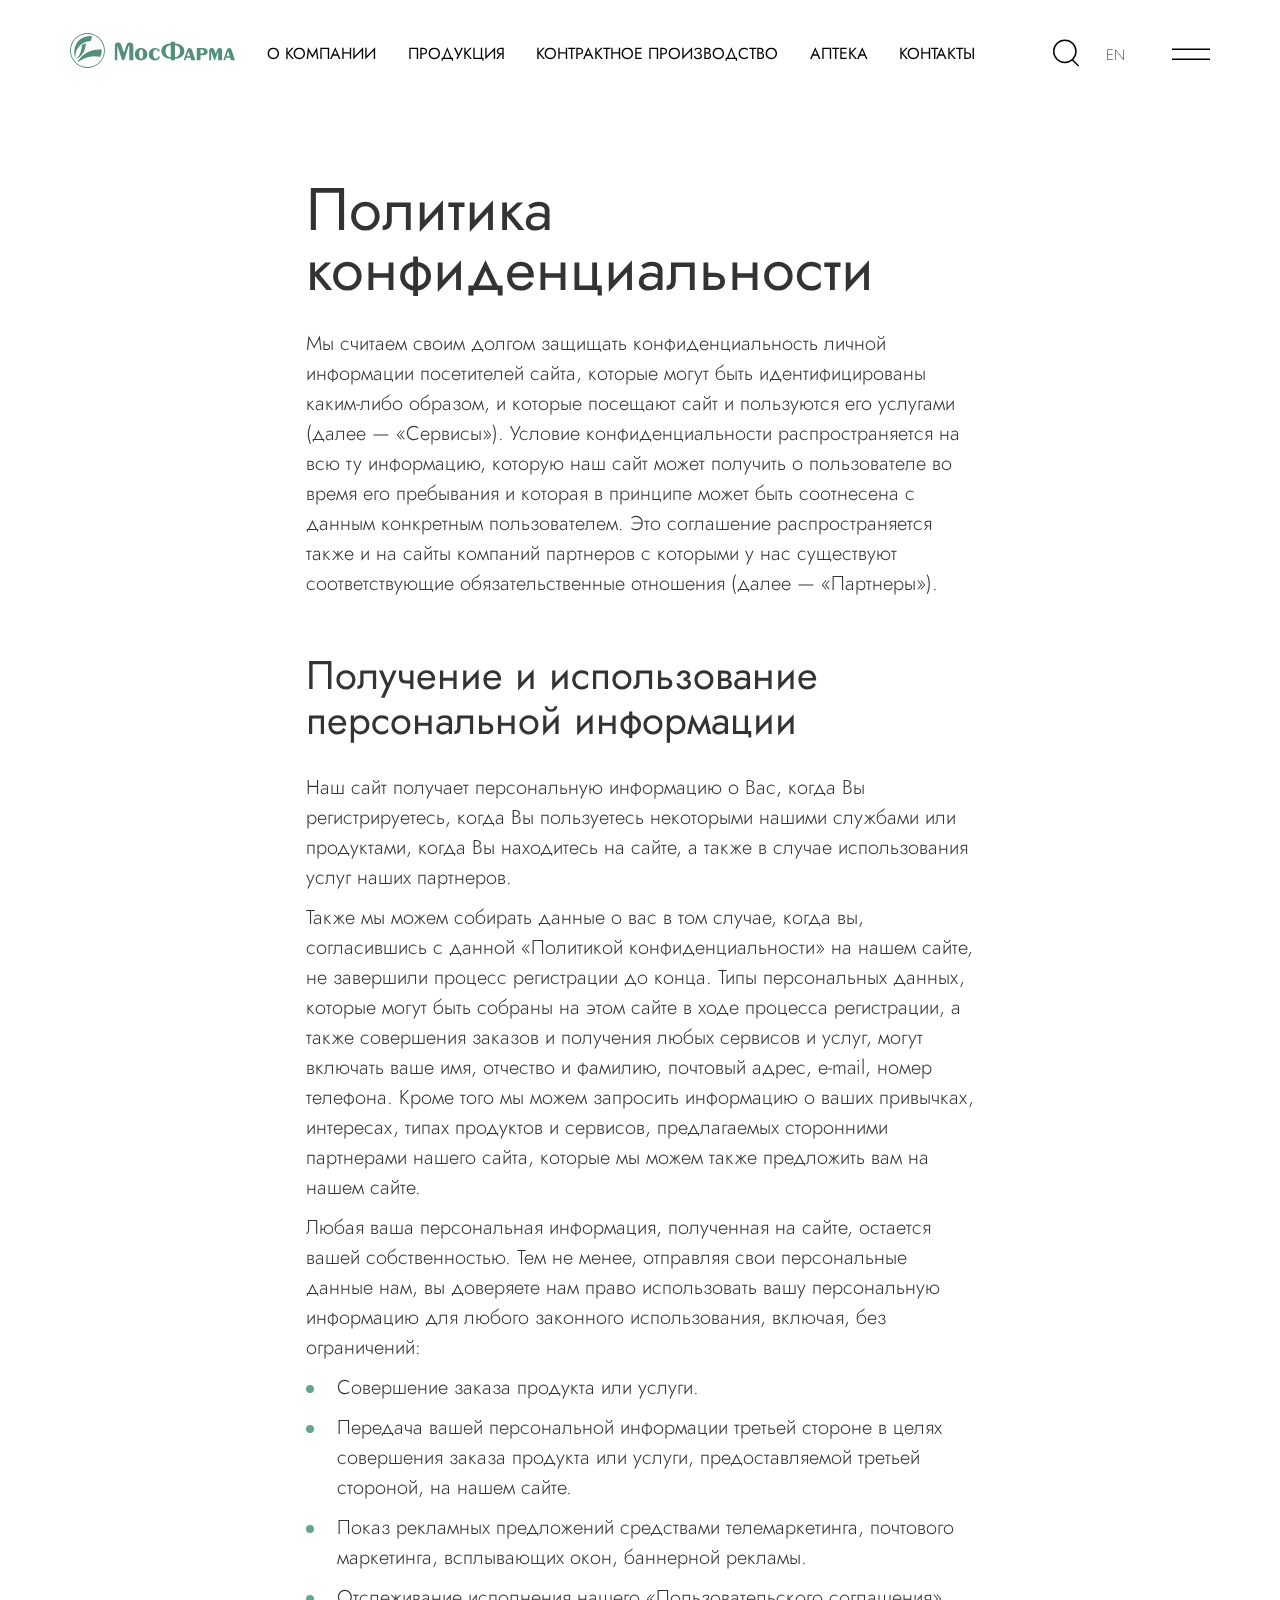
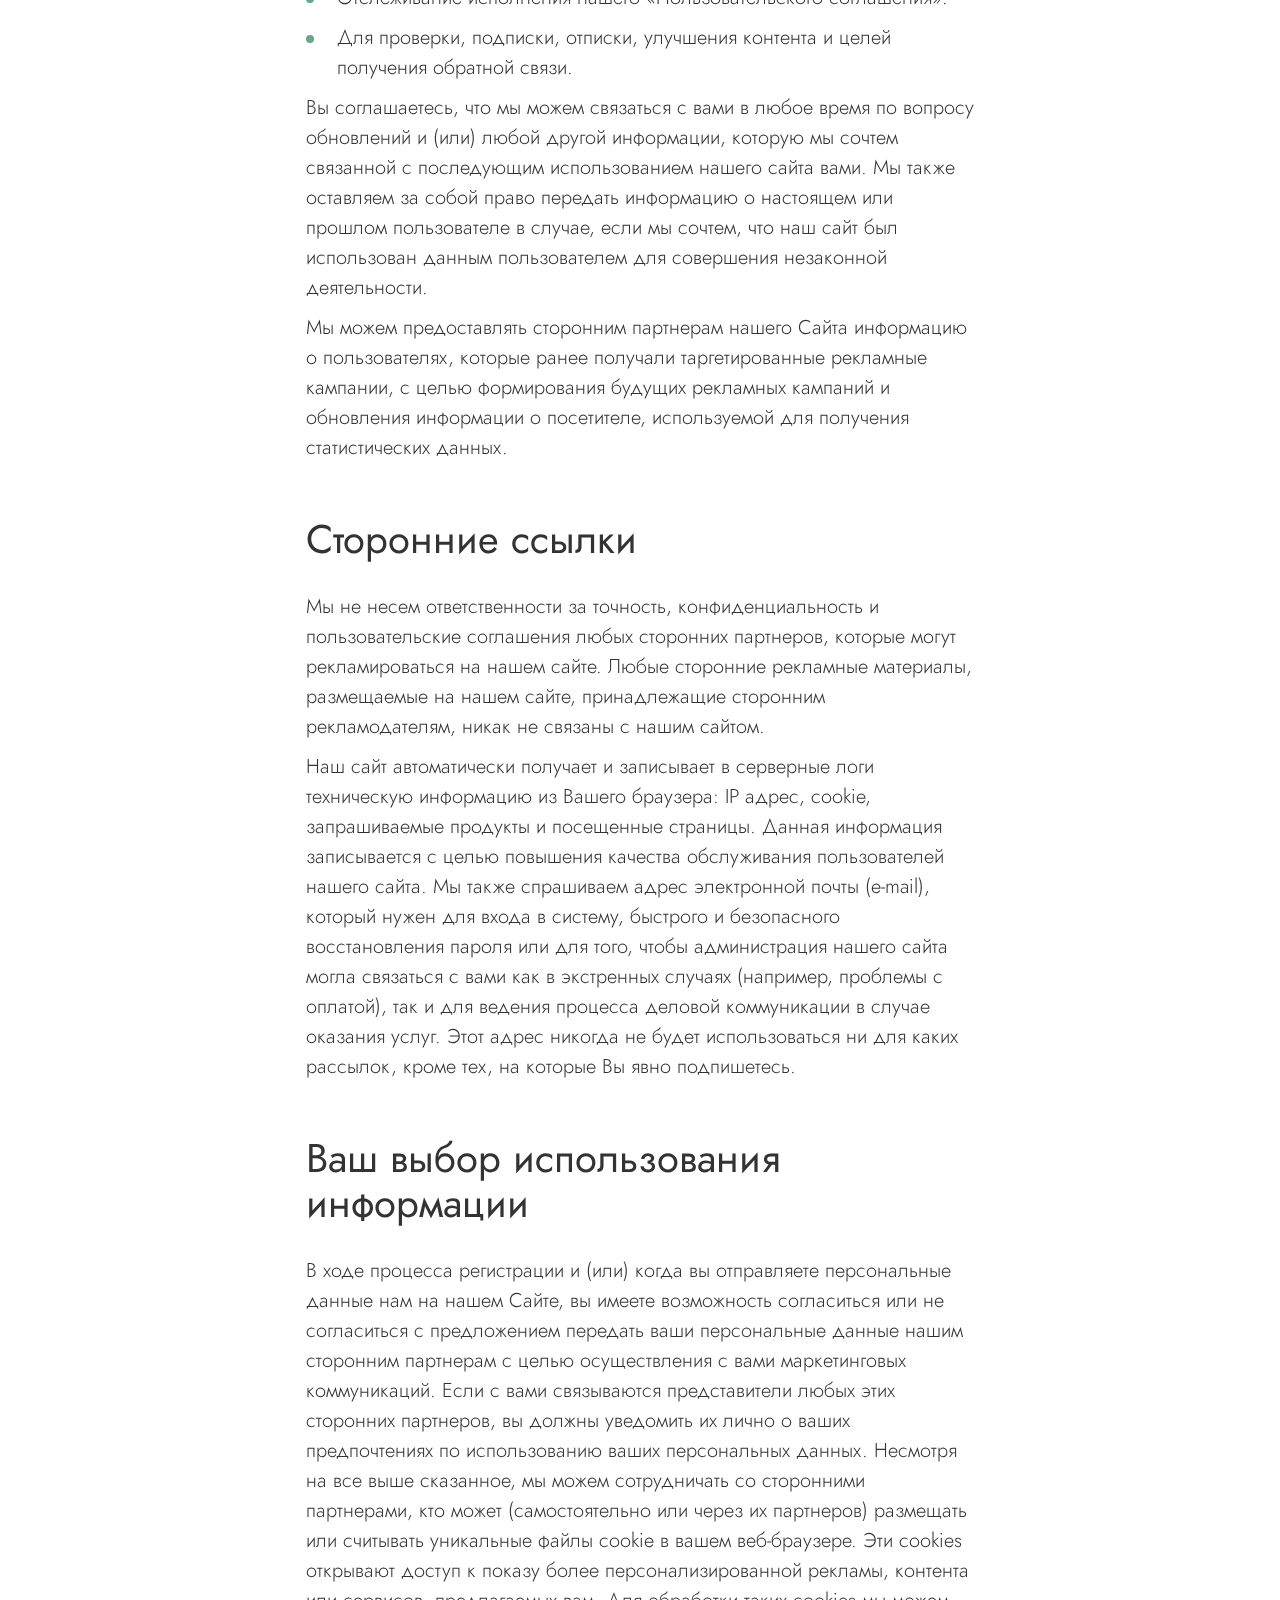
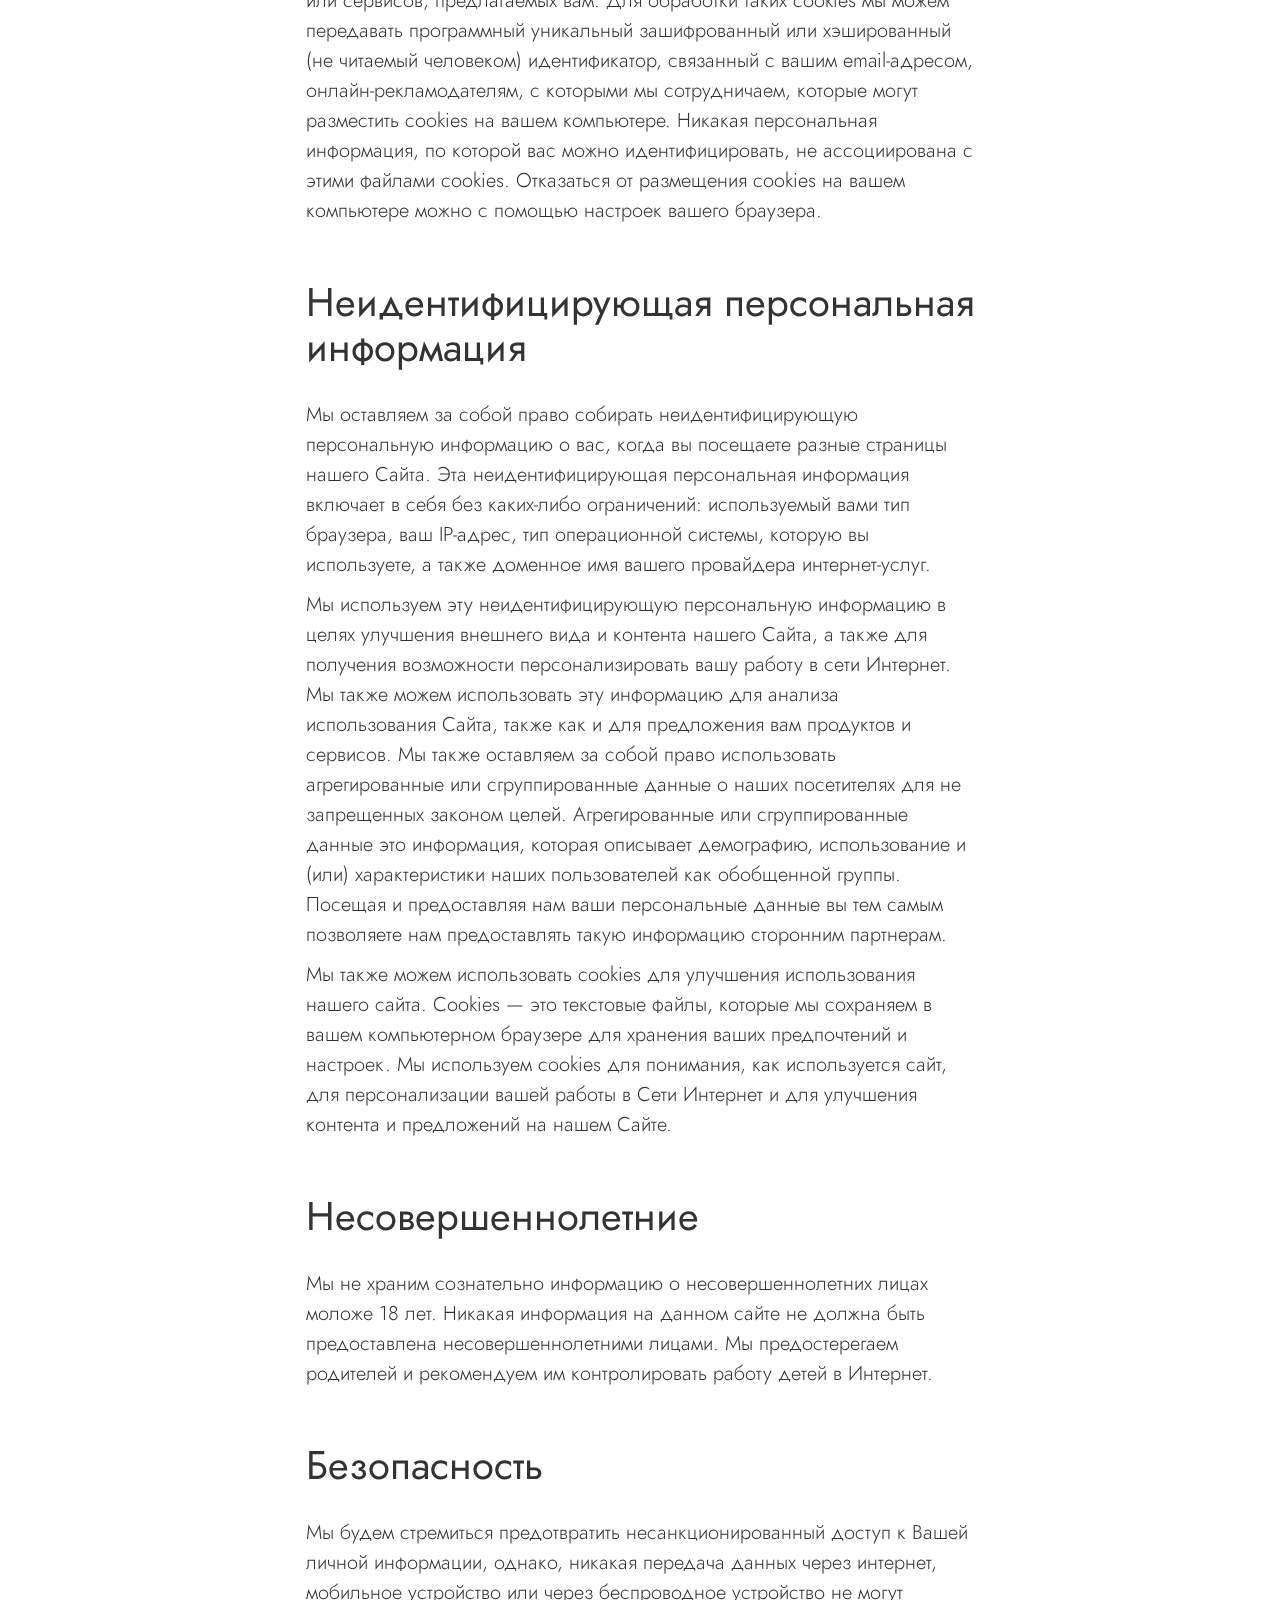
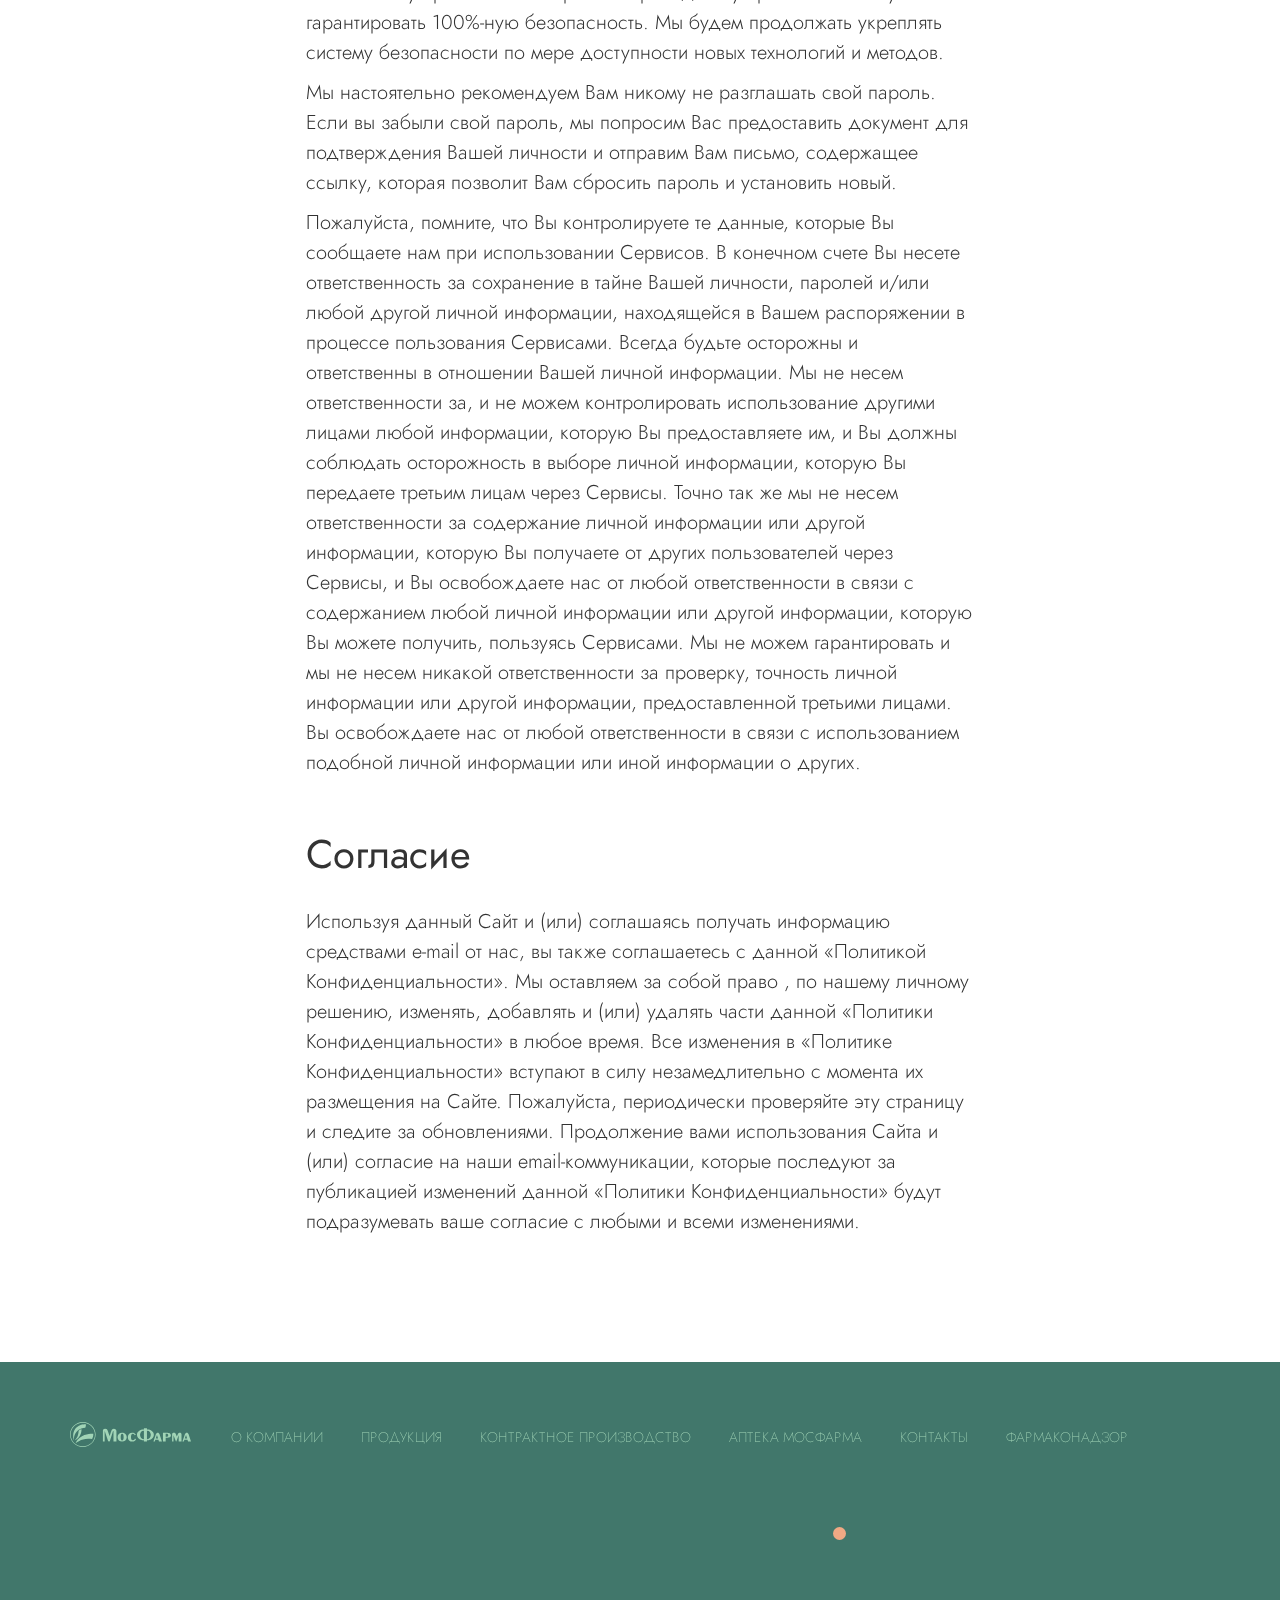
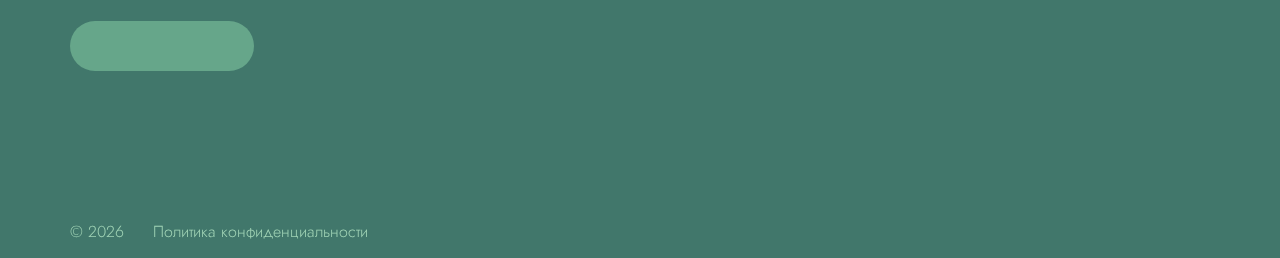
<file: mosfarma/policy.html>
<!DOCTYPE html>
<html lang="ru">
  <head>
    <meta charset="UTF-8" />
    <meta name="viewport" content="width=device-width,initial-scale=1,shrink-to-fit=no,user-scalable=no" />
    <meta http-equiv="X-UA-Compatible" content="ie=edge" />
    <title>Мосфарма | Политика</title>
    <script defer="defer" src="js/bundle.js"></script>
    <link href="css/style.bundle.css" rel="stylesheet" />
  </head>
  <body>
    <header class="header" id="header">
      <div class="header__container container container--big">
        <div class="header__logo logo">
          <img class="logo__image logo__image--white" src="img/logo-white.svg" width="165" height="35" />
          <img class="logo__image logo__image--green" src="img/logo-green.svg" width="165" height="35" />
        </div>
        <nav class="header__menu main-menu main-menu--white">
          <ul class="main-menu__list">
            <li class="main-menu__item">
              <a href="#" class="main-menu__link">О компании</a>
              <ul class="main-menu__sublist">
                <li class="main-menu__sublist-item">
                  <a href="./history.html" class="main-menu__sublist-link">история</a>
                </li>
                <li class="main-menu__sublist-item">
                  <a href="./production.html" class="main-menu__sublist-link">производство</a>
                </li>
                <li class="main-menu__sublist-item">
                  <a href="./quality-system.html" class="main-menu__sublist-link">система качества</a>
                </li>
                <li class="main-menu__sublist-item">
                  <a href="./career.html" class="main-menu__sublist-link">карьера</a>
                </li>
              </ul>
            </li>
            <li class="main-menu__item"><a href="#" class="main-menu__link">Продукция</a></li>
            <li class="main-menu__item">
              <a href="./contract-production.html" class="main-menu__link">Контрактное производство</a>
            </li>
            <li class="main-menu__item"><a href="./our-pharmacy.html" class="main-menu__link">Аптека</a></li>
            <li class="main-menu__item"><a href="./contacts.html" class="main-menu__link">Контакты</a></li>
          </ul>
        </nav>
        <button class="header__search-button search-button search-toggle">
          <svg class="search-button__icon" width="27" height="28">
            <use xlink:href="img/sprite.svg#magnifier"></use>
          </svg>
        </button>
        <button class="header__lang-switcher lang-switcher">EN</button>
        <button class="header__burger burger" id="toggle-big-menu">
          <svg class="burger__icon burger__icon--open" width="38" height="12">
            <use xlink:href="img/sprite.svg#burger"></use>
          </svg>
          <svg class="burger__icon burger__icon--close" width="27" height="28">
            <use xlink:href="img/sprite.svg#close"></use>
          </svg>
        </button>
      </div>
    </header>
    <div class="section big-menu" id="big-menu">
      <div class="big-menu__container container container--big">
        <div class="big-menu__left">
          <p class="big-menu-callback__paragraph">Есть, что обсудить?<br />Напишите нам.</p>
          <a class="big-menu-callback__link" href="mailto:info@mosfarma.ru">info@mosfarma.ru</a>
        </div>
        <ul class="big-menu__list">
          <li class="big-menu__item">
            <a href="./home.html" class="big-menu__link"
              ><span class="big-menu__number">01</span> <span class="big-menu__label">Главная</span></a
            >
          </li>
          <li class="big-menu__item">
            <span class="big-menu__link"
              ><span class="big-menu__number">02</span> <span class="big-menu__label">О компании</span></span
            >
            <div class="big-menu__sublist-container">
              <ul class="big-menu__sublist">
                <li class="big-menu__sublist-item">
                  <a href="./history.html" class="big-menu__link big-menu__sublist-link">история</a>
                </li>
                <li class="big-menu__sublist-item">
                  <a href="#" class="big-menu__link big-menu__sublist-link">производство</a>
                </li>
                <li class="big-menu__sublist-item">
                  <a href="./quality-system" class="big-menu__link big-menu__sublist-link">система качества</a>
                </li>
                <li class="big-menu__sublist-item">
                  <a href="./career.html" class="big-menu__link big-menu__sublist-link">карьера</a>
                </li>
              </ul>
            </div>
          </li>
          <li class="big-menu__item">
            <a href="#" class="big-menu__link"
              ><span class="big-menu__number">03</span> <span class="big-menu__label">Продукция</span></a
            >
          </li>
          <li class="big-menu__item">
            <a href="./contract-production.html" class="big-menu__link"
              ><span class="big-menu__number">04</span> <span class="big-menu__label">Контрактное производство</span></a
            >
          </li>
          <li class="big-menu__item">
            <a href="./our-pharmacy.html" class="big-menu__link"
              ><span class="big-menu__number">05</span> <span class="big-menu__label">Аптека МосФарма</span></a
            >
          </li>
          <li class="big-menu__item">
            <a href="./contacts.html" class="big-menu__link"
              ><span class="big-menu__number">06</span> <span class="big-menu__label">Контакты</span></a
            >
          </li>
          <li class="big-menu__item">
            <a href="./inspection.html" class="big-menu__link"
              ><span class="big-menu__number">07</span> <span class="big-menu__label">Фармаконадзор</span></a
            >
          </li>
        </ul>
      </div>
      <footer class="big-menu__footer footer">
        <div class="footer__container container container--big">
          <div class="footer__middle">
            <div class="footer__column">
              <p class="footer__column-title typography-h5 slice-text">Адрес</p>
              <p class="footer__address slideup-text">125239, Москва<br />Фармацевтический проезд, д. 1</p>
              <a href="#" class="link link--light-green"
                ><span class="link__text-container"><span class="link__text">на карте </span></span
                ><svg class="link__icon" width="17" height="11"><use xlink:href="img/sprite.svg#arrow"></use></svg
              ></a>
            </div>
            <div class="footer__column footer__column--report">
              <p class="footer__column-title footer__column-title--report typography-h5 slice-text">Сообщить</p>
              <p class="footer__note slideup-text">
                Сообщить о случае возникновения нежелательных явлений, связанных с применением лекарственного препарата,
                можно заполнив форму обращения в службу фармаконадзора
              </p>
              <a href="#" class="link link--light-green"
                ><span class="link__text-container"><span class="link__text">сообщить </span></span
                ><svg class="link__icon" width="17" height="11"><use xlink:href="img/sprite.svg#arrow"></use></svg
              ></a>
            </div>
          </div>
          <div class="footer__bottom">
            <p class="footer__copyright">© <span class="js-year"></span> 2022</p>
            <a href="#" class="footer__privacy-policy">Политика конфиденциальности</a>
          </div>
        </div>
      </footer>
    </div>
    <div class="section search">
      <div class="search__container container">
        <div class="search" id="search">
          <form class="search__top">
            <input class="search__input" placeholder="Поиск" />
            <button type="submit" class="search__submit">
              <svg class="search__submit-icon" width="37" height="38">
                <use xlink:href="img/sprite.svg#magnifier"></use>
              </svg>
              <span class="visually-hidden">Искать</span>
            </button>
            <button type="button" class="search__close search-toggle">
              <svg class="search__close-icon" width="25" height="25"><use xlink:href="img/sprite.svg#close"></use></svg>
              <span class="visually-hidden">Закрыть поиск</span>
            </button>
          </form>
          <button class="search__clean clean">
            <svg class="clean__icon" width="21" height="22"><use xlink:href="img/sprite.svg#close"></use></svg>
            <span>Очистить</span>
          </button>
        </div>
      </div>
    </div>
    <script>
      document.querySelector("#header > .header__container").classList.add("dark");
    </script>
    <section class="page">
      <div class="page__container container container--small">
        <h1 class="page__title slice-text">Политика конфиденциальности</h1>
        <div class="page__content typography-paragraphs">
          <p>
            Мы считаем своим долгом защищать конфиденциальность личной информации посетителей сайта, которые могут быть
            идентифицированы каким-либо образом, и которые посещают сайт и пользуются его услугами (далее — «Сервисы»).
            Условие конфиденциальности распространяется на всю ту информацию, которую наш сайт может получить о
            пользователе во время его пребывания и которая в принципе может быть соотнесена с данным конкретным
            пользователем. Это соглашение распространяется также и на сайты компаний партнеров с которыми у нас
            существуют соответствующие обязательственные отношения (далее — «Партнеры»).
          </p>
          <h2>Получение и использование персональной информации</h2>
          <p>
            Наш сайт получает персональную информацию о Вас, когда Вы регистрируетесь, когда Вы пользуетесь некоторыми
            нашими службами или продуктами, когда Вы находитесь на сайте, а также в случае использования услуг наших
            партнеров.
          </p>
          <p>
            Также мы можем собирать данные о вас в том случае, когда вы, согласившись с данной «Политикой
            конфиденциальности» на нашем сайте, не завершили процесс регистрации до конца. Типы персональных данных,
            которые могут быть собраны на этом сайте в ходе процесса регистрации, а также совершения заказов и получения
            любых сервисов и услуг, могут включать ваше имя, отчество и фамилию, почтовый адрес, e-mail, номер телефона.
            Кроме того мы можем запросить информацию о ваших привычках, интересах, типах продуктов и сервисов,
            предлагаемых сторонними партнерами нашего сайта, которые мы можем также предложить вам на нашем сайте.
          </p>
          <p>
            Любая ваша персональная информация, полученная на сайте, остается вашей собственностью. Тем не менее,
            отправляя свои персональные данные нам, вы доверяете нам право использовать вашу персональную информацию для
            любого законного использования, включая, без ограничений:
          </p>
          <ul>
            <li>Совершение заказа продукта или услуги.</li>
            <li>
              Передача вашей персональной информации третьей стороне в целях совершения заказа продукта или услуги,
              предоставляемой третьей стороной, на нашем сайте.
            </li>
            <li>
              Показ рекламных предложений средствами телемаркетинга, почтового маркетинга, всплывающих окон, баннерной
              рекламы.
            </li>
            <li>Отслеживание исполнения нашего «Пользовательского соглашения».</li>
            <li>Для проверки, подписки, отписки, улучшения контента и целей получения обратной связи.</li>
          </ul>
          <p>
            Вы соглашаетесь, что мы можем связаться с вами в любое время по вопросу обновлений и (или) любой другой
            информации, которую мы сочтем связанной с последующим использованием нашего сайта вами. Мы также оставляем
            за собой право передать информацию о настоящем или прошлом пользователе в случае, если мы сочтем, что наш
            сайт был использован данным пользователем для совершения незаконной деятельности.
          </p>
          <p>
            Мы можем предоставлять сторонним партнерам нашего Сайта информацию о пользователях, которые ранее получали
            таргетированные рекламные кампании, с целью формирования будущих рекламных кампаний и обновления информации
            о посетителе, используемой для получения статистических данных.
          </p>
          <h2>Сторонние ссылки</h2>
          <p>
            Мы не несем ответственности за точность, конфиденциальность и пользовательские соглашения любых сторонних
            партнеров, которые могут рекламироваться на нашем сайте. Любые сторонние рекламные материалы, размещаемые на
            нашем сайте, принадлежащие сторонним рекламодателям, никак не связаны с нашим сайтом.
          </p>
          <p>
            Наш сайт автоматически получает и записывает в серверные логи техническую информацию из Вашего браузера: IP
            адрес, cookie, запрашиваемые продукты и посещенные страницы. Данная информация записывается с целью
            повышения качества обслуживания пользователей нашего сайта. Мы также спрашиваем адрес электронной почты
            (e-mail), который нужен для входа в систему, быстрого и безопасного восстановления пароля или для того,
            чтобы администрация нашего сайта могла связаться с вами как в экстренных случаях (например, проблемы с
            оплатой), так и для ведения процесса деловой коммуникации в случае оказания услуг. Этот адрес никогда не
            будет использоваться ни для каких рассылок, кроме тех, на которые Вы явно подпишетесь.
          </p>
          <h2>Ваш выбор использования информации</h2>
          <p>
            В ходе процесса регистрации и (или) когда вы отправляете персональные данные нам на нашем Сайте, вы имеете
            возможность согласиться или не согласиться с предложением передать ваши персональные данные нашим сторонним
            партнерам с целью осуществления с вами маркетинговых коммуникаций. Если с вами связываются представители
            любых этих сторонних партнеров, вы должны уведомить их лично о ваших предпочтениях по использованию ваших
            персональных данных. Несмотря на все выше сказанное, мы можем сотрудничать со сторонними партнерами, кто
            может (самостоятельно или через их партнеров) размещать или считывать уникальные файлы cookie в вашем
            веб-браузере. Эти cookies открывают доступ к показу более персонализированной рекламы, контента или
            сервисов, предлагаемых вам. Для обработки таких cookies мы можем передавать программный уникальный
            зашифрованный или хэшированный (не читаемый человеком) идентификатор, связанный с вашим email-адресом,
            онлайн-рекламодателям, с которыми мы сотрудничаем, которые могут разместить cookies на вашем компьютере.
            Никакая персональная информация, по которой вас можно идентифицировать, не ассоциирована с этими файлами
            cookies. Отказаться от размещения cookies на вашем компьютере можно с помощью настроек вашего браузера.
          </p>
          <h2>Неидентифицирующая персональная информация</h2>
          <p>
            Мы оставляем за собой право собирать неидентифицирующую персональную информацию о вас, когда вы посещаете
            разные страницы нашего Сайта. Эта неидентифицирующая персональная информация включает в себя без каких-либо
            ограничений: используемый вами тип браузера, ваш IP-адрес, тип операционной системы, которую вы используете,
            а также доменное имя вашего провайдера интернет-услуг.
          </p>
          <p>
            Мы используем эту неидентифицирующую персональную информацию в целях улучшения внешнего вида и контента
            нашего Сайта, а также для получения возможности персонализировать вашу работу в сети Интернет. Мы также
            можем использовать эту информацию для анализа использования Сайта, также как и для предложения вам продуктов
            и сервисов. Мы также оставляем за собой право использовать агрегированные или сгруппированные данные о наших
            посетителях для не запрещенных законом целей. Агрегированные или сгруппированные данные это информация,
            которая описывает демографию, использование и (или) характеристики наших пользователей как обобщенной
            группы. Посещая и предоставляя нам ваши персональные данные вы тем самым позволяете нам предоставлять такую
            информацию сторонним партнерам.
          </p>
          <p>
            Мы также можем использовать cookies для улучшения использования нашего сайта. Cookies — это текстовые файлы,
            которые мы сохраняем в вашем компьютерном браузере для хранения ваших предпочтений и настроек. Мы используем
            cookies для понимания, как используется сайт, для персонализации вашей работы в Сети Интернет и для
            улучшения контента и предложений на нашем Сайте.
          </p>
          <h2>Несовершеннолетние</h2>
          <p>
            Мы не храним сознательно информацию о несовершеннолетних лицах моложе 18 лет. Никакая информация на данном
            сайте не должна быть предоставлена несовершеннолетними лицами. Мы предостерегаем родителей и рекомендуем им
            контролировать работу детей в Интернет.
          </p>
          <h2>Безопасность</h2>
          <p>
            Мы будем стремиться предотвратить несанкционированный доступ к Вашей личной информации, однако, никакая
            передача данных через интернет, мобильное устройство или через беспроводное устройство не могут
            гарантировать 100%-ную безопасность. Мы будем продолжать укреплять систему безопасности по мере доступности
            новых технологий и методов.
          </p>
          <p>
            Мы настоятельно рекомендуем Вам никому не разглашать свой пароль. Если вы забыли свой пароль, мы попросим
            Вас предоставить документ для подтверждения Вашей личности и отправим Вам письмо, содержащее ссылку, которая
            позволит Вам сбросить пароль и установить новый.
          </p>
          <p>
            Пожалуйста, помните, что Вы контролируете те данные, которые Вы сообщаете нам при использовании Сервисов. В
            конечном счете Вы несете ответственность за сохранение в тайне Вашей личности, паролей и/или любой другой
            личной информации, находящейся в Вашем распоряжении в процессе пользования Сервисами. Всегда будьте
            осторожны и ответственны в отношении Вашей личной информации. Мы не несем ответственности за, и не можем
            контролировать использование другими лицами любой информации, которую Вы предоставляете им, и Вы должны
            соблюдать осторожность в выборе личной информации, которую Вы передаете третьим лицам через Сервисы. Точно
            так же мы не несем ответственности за содержание личной информации или другой информации, которую Вы
            получаете от других пользователей через Сервисы, и Вы освобождаете нас от любой ответственности в связи с
            содержанием любой личной информации или другой информации, которую Вы можете получить, пользуясь Сервисами.
            Мы не можем гарантировать и мы не несем никакой ответственности за проверку, точность личной информации или
            другой информации, предоставленной третьими лицами. Вы освобождаете нас от любой ответственности в связи с
            использованием подобной личной информации или иной информации о других.
          </p>
          <h2>Согласие</h2>
          <p>
            Используя данный Сайт и (или) соглашаясь получать информацию средствами e-mail от нас, вы также соглашаетесь
            с данной «Политикой Конфиденциальности». Мы оставляем за собой право , по нашему личному решению, изменять,
            добавлять и (или) удалять части данной «Политики Конфиденциальности» в любое время. Все изменения в
            «Политике Конфиденциальности» вступают в силу незамедлительно с момента их размещения на Сайте. Пожалуйста,
            периодически проверяйте эту страницу и следите за обновлениями. Продолжение вами использования Сайта и (или)
            согласие на наши email-коммуникации, которые последуют за публикацией изменений данной «Политики
            Конфиденциальности» будут подразумевать ваше согласие с любыми и всеми изменениями.
          </p>
        </div>
      </div>
    </section>
    <footer class="footer">
      <div class="footer__container container container--big">
        <nav class="footer__top">
          <img
            class="footer__logo logo logo__image"
            src="img/logo-light-green.svg"
            width="121"
            height="25"
            alt="Логотип МосФарма"
          />
          <ul class="footer__menu footer-menu">
            <li class="footer-menu__item"><a href="#" class="footer-menu__link">О компании</a></li>
            <li class="footer-menu__item"><a href="#" class="footer-menu__link">Продукция</a></li>
            <li class="footer-menu__item">
              <a href="./contract-production.html" class="footer-menu__link">Контрактное производство</a>
            </li>
            <li class="footer-menu__item">
              <a href="./our-pharmacy.html" class="footer-menu__link">Аптека МосФарма</a>
            </li>
            <li class="footer-menu__item"><a href="./contacts.html" class="footer-menu__link">Контакты</a></li>
            <li class="footer-menu__item"><a href="./inspection.html" class="footer-menu__link">Фармаконадзор</a></li>
          </ul>
        </nav>
        <div class="footer__middle">
          <div class="footer__column footer__column--feedback">
            <p class="footer__column-title typography-h5 slice-text">Есть, что обсудить?<br />Напишите нам</p>
            <a href="mailto:info@mosfarma.ru" class="footer__email button button--big button--lowercase"
              ><span class="button__text-container"><span class="button__text">info@mosfarma.ru</span></span></a
            >
          </div>
          <div class="footer__column">
            <p class="footer__column-title typography-h5 slice-text">Адрес</p>
            <p class="footer__address slideup-text">125239, Москва<br />Фармацевтический проезд, д. 1</p>
            <a href="#" class="link link--light-green"
              ><span class="link__text-container"><span class="link__text">на карте </span></span
              ><svg class="link__icon" width="17" height="11"><use xlink:href="img/sprite.svg#arrow"></use></svg
            ></a>
          </div>
          <div class="footer__column footer__column--report">
            <p class="footer__column-title footer__column-title--report typography-h5 slice-text">Сообщить</p>
            <p class="footer__note slideup-text">
              Сообщить о случае возникновения нежелательных явлений, связанных с применением лекарственного препарата,
              можно заполнив форму обращения в службу фармаконадзора
            </p>
            <a href="#" class="link link--light-green"
              ><span class="link__text-container"><span class="link__text">сообщить </span></span
              ><svg class="link__icon" width="17" height="11"><use xlink:href="img/sprite.svg#arrow"></use></svg
            ></a>
          </div>
        </div>
        <div class="footer__bottom">
          <p class="footer__copyright">© <span class="js-year">2020</span></p>
          <a href="#" class="footer__privacy-policy">Политика конфиденциальности</a>
        </div>
      </div>
    </footer>
  </body>
</html>
</file>
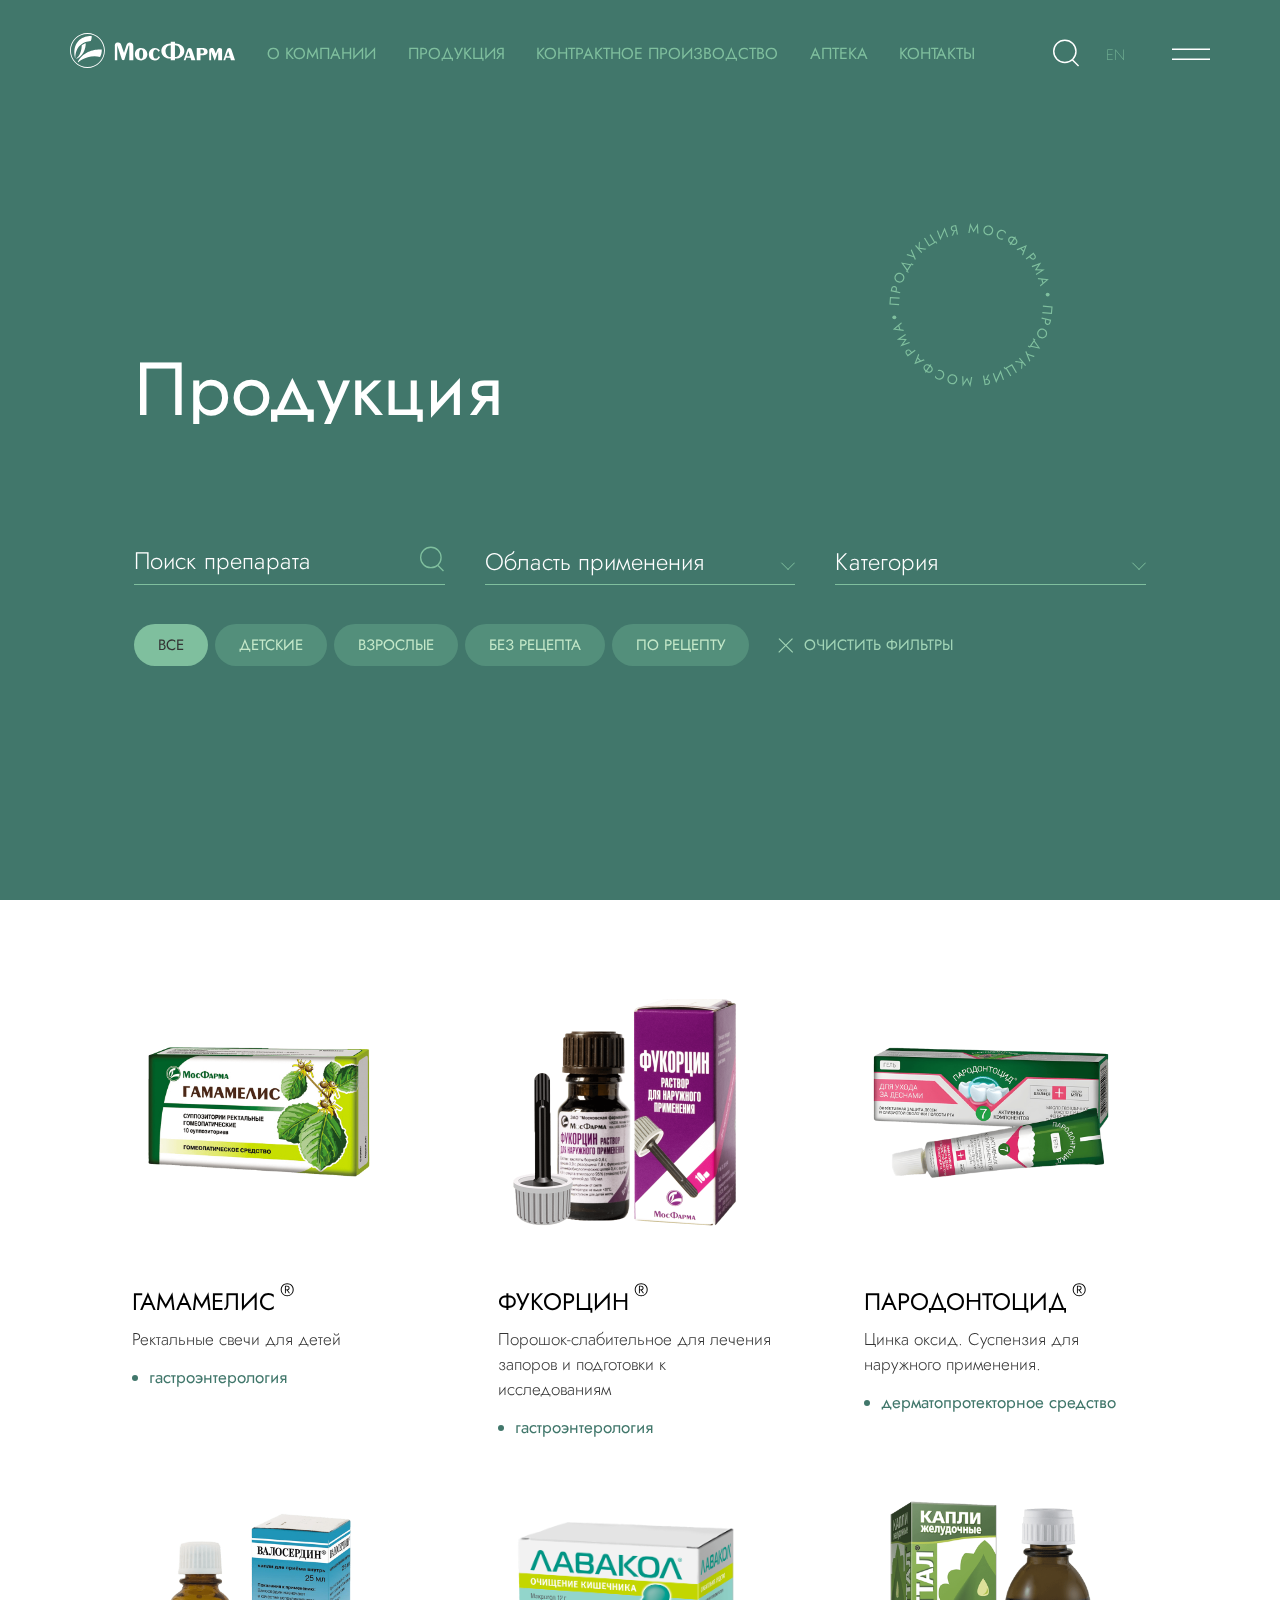
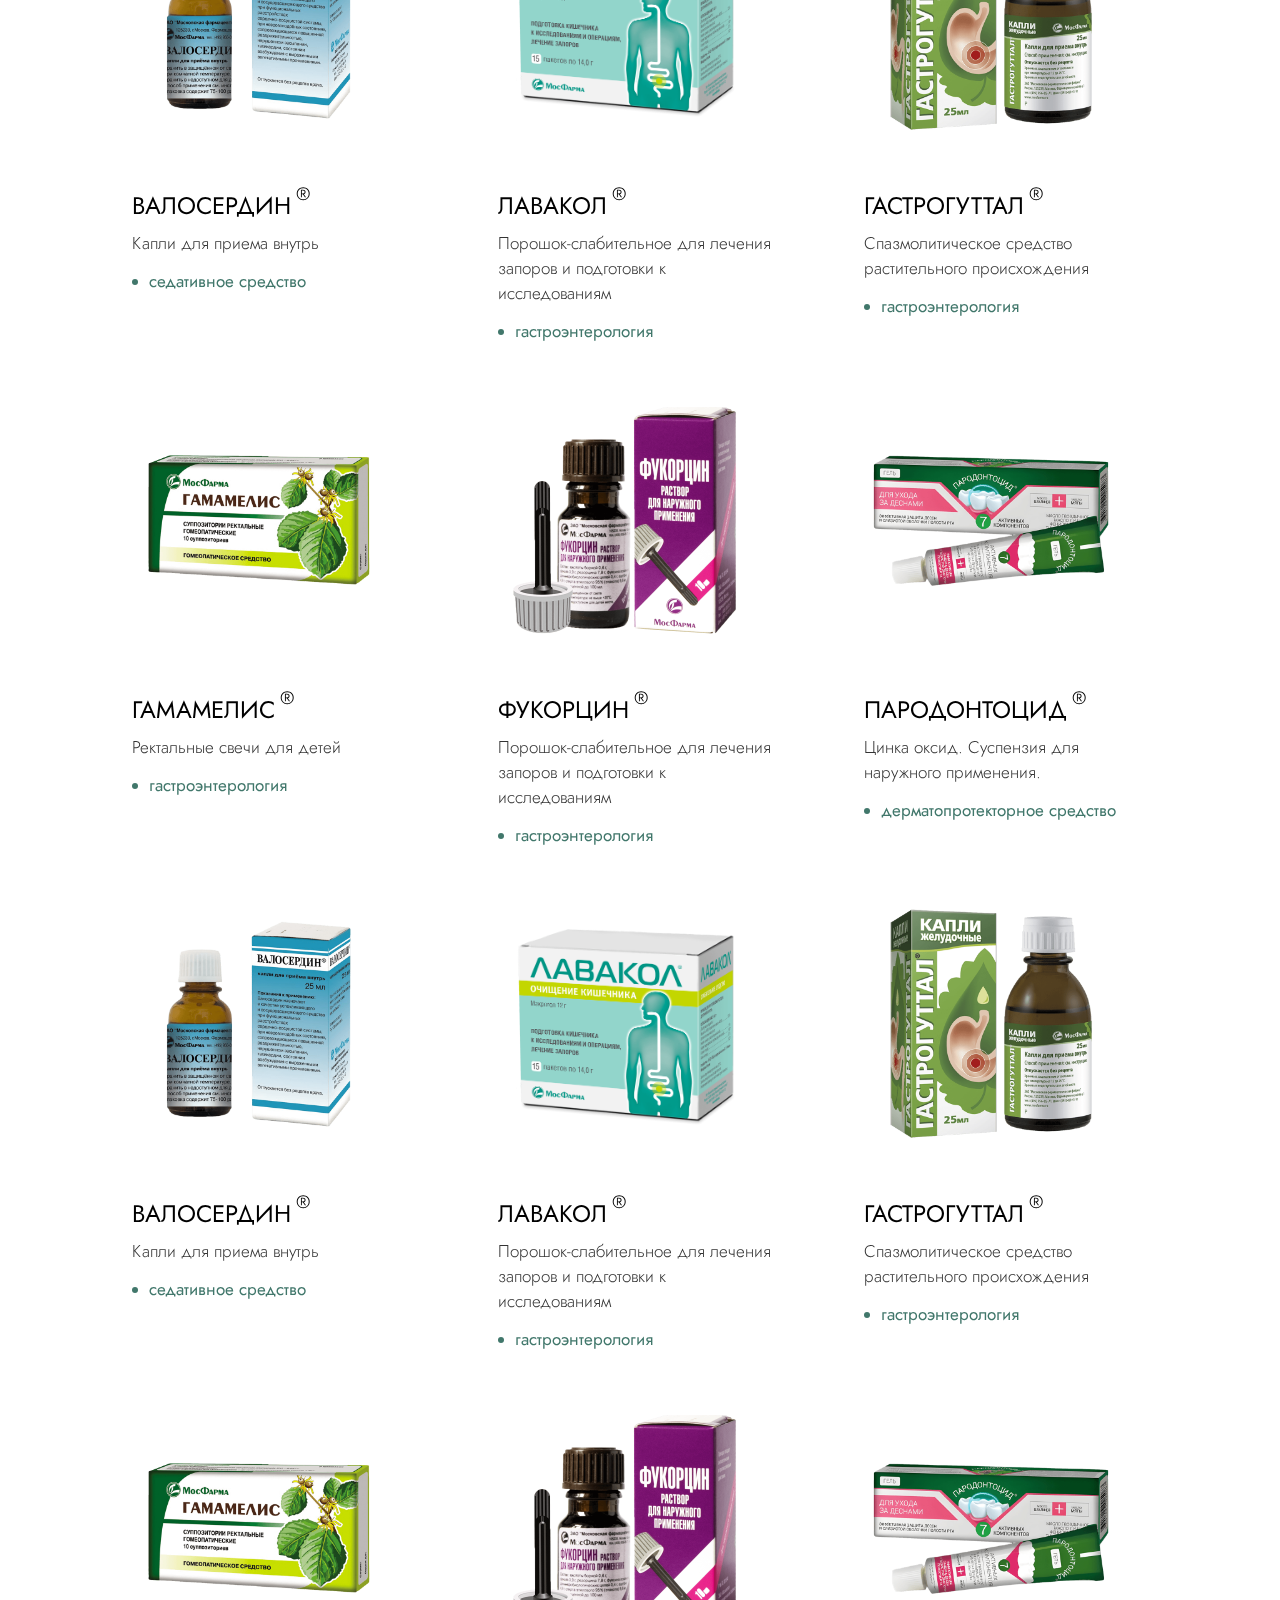
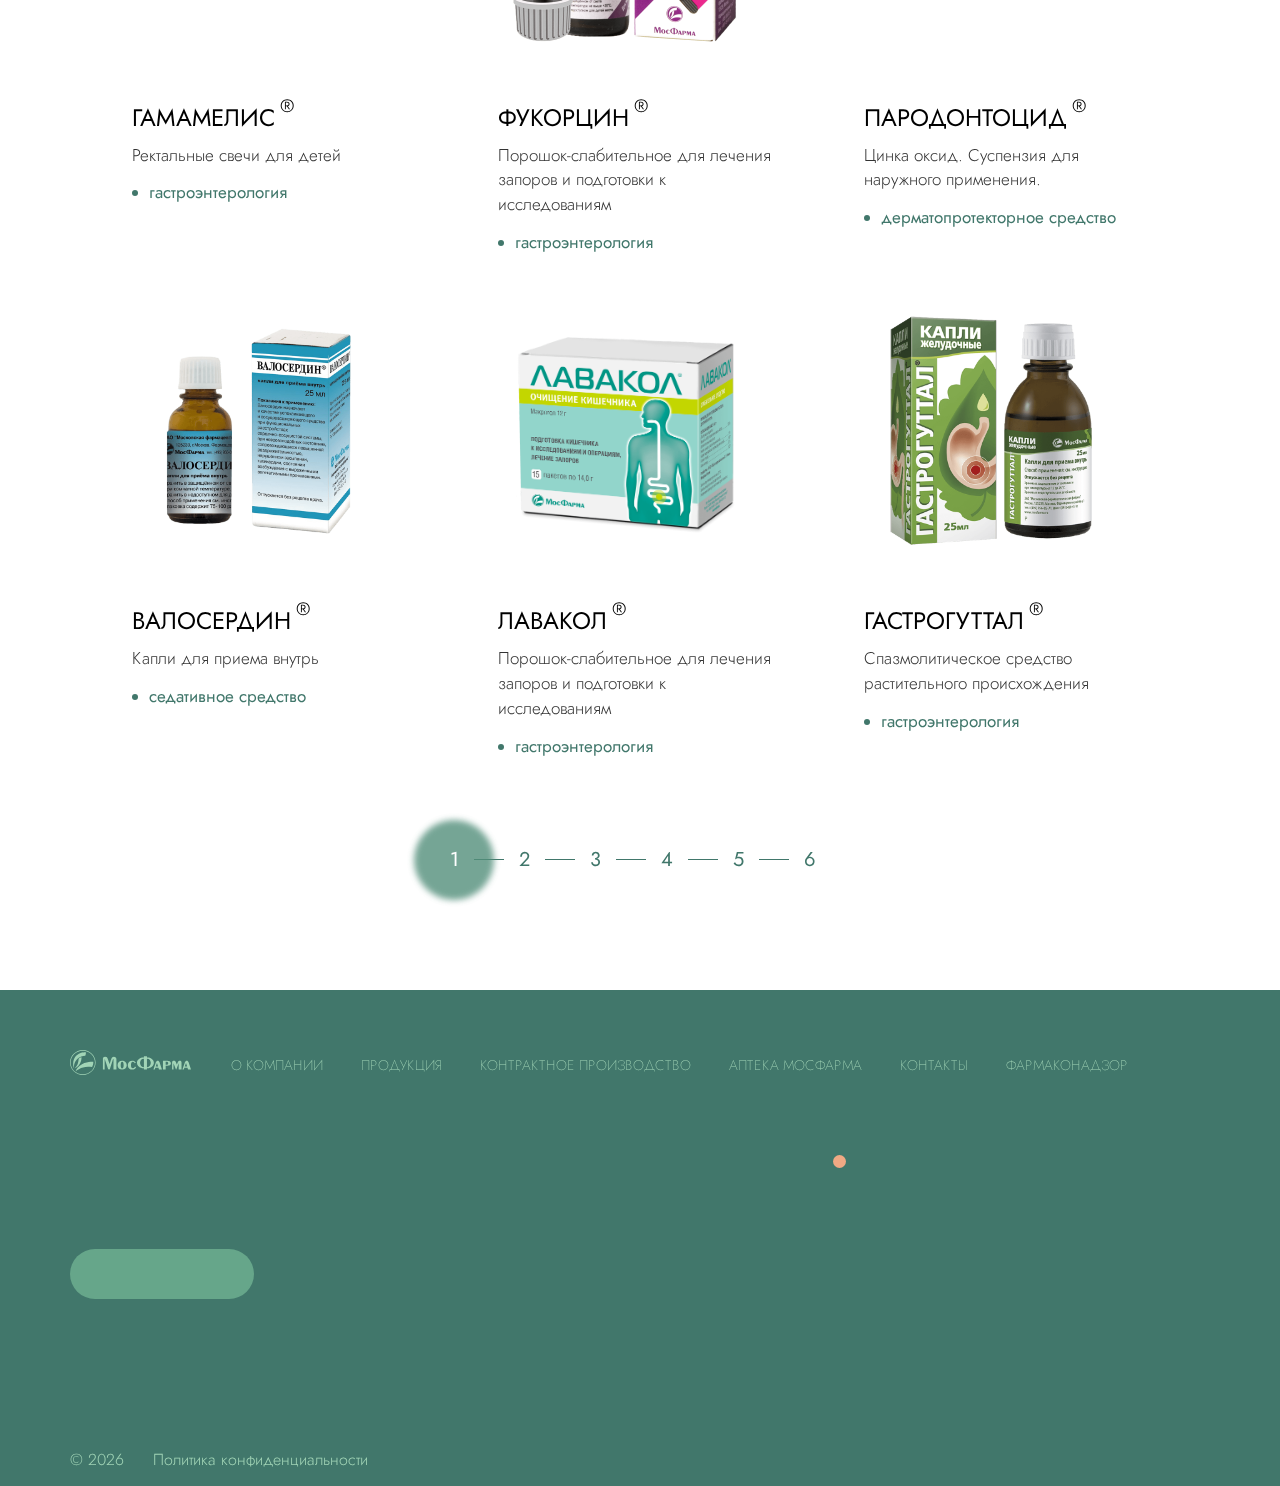
<file: mosfarma/products.html>
<!DOCTYPE html>
<html lang="ru">
  <head>
    <meta charset="UTF-8" />
    <meta name="viewport" content="width=device-width,initial-scale=1,shrink-to-fit=no,user-scalable=no" />
    <meta http-equiv="X-UA-Compatible" content="ie=edge" />
    <title>Мосфарма | Продукция</title>
    <script defer="defer" src="js/bundle.js"></script>
    <link href="css/style.bundle.css" rel="stylesheet" />
  </head>
  <body>
    <header class="header" id="header">
      <div class="header__container container container--big">
        <div class="header__logo logo">
          <img class="logo__image logo__image--white" src="img/logo-white.svg" width="165" height="35" />
          <img class="logo__image logo__image--green" src="img/logo-green.svg" width="165" height="35" />
        </div>
        <nav class="header__menu main-menu main-menu--white">
          <ul class="main-menu__list">
            <li class="main-menu__item">
              <a href="#" class="main-menu__link">О компании</a>
              <ul class="main-menu__sublist">
                <li class="main-menu__sublist-item">
                  <a href="./history.html" class="main-menu__sublist-link">история</a>
                </li>
                <li class="main-menu__sublist-item">
                  <a href="./production.html" class="main-menu__sublist-link">производство</a>
                </li>
                <li class="main-menu__sublist-item">
                  <a href="./quality-system.html" class="main-menu__sublist-link">система качества</a>
                </li>
                <li class="main-menu__sublist-item">
                  <a href="./career.html" class="main-menu__sublist-link">карьера</a>
                </li>
              </ul>
            </li>
            <li class="main-menu__item"><a href="#" class="main-menu__link">Продукция</a></li>
            <li class="main-menu__item">
              <a href="./contract-production.html" class="main-menu__link">Контрактное производство</a>
            </li>
            <li class="main-menu__item"><a href="./our-pharmacy.html" class="main-menu__link">Аптека</a></li>
            <li class="main-menu__item"><a href="./contacts.html" class="main-menu__link">Контакты</a></li>
          </ul>
        </nav>
        <button class="header__search-button search-button search-toggle">
          <svg class="search-button__icon" width="27" height="28">
            <use xlink:href="img/sprite.svg#magnifier"></use>
          </svg>
        </button>
        <button class="header__lang-switcher lang-switcher">EN</button>
        <button class="header__burger burger" id="toggle-big-menu">
          <svg class="burger__icon burger__icon--open" width="38" height="12">
            <use xlink:href="img/sprite.svg#burger"></use>
          </svg>
          <svg class="burger__icon burger__icon--close" width="27" height="28">
            <use xlink:href="img/sprite.svg#close"></use>
          </svg>
        </button>
      </div>
    </header>
    <div class="section big-menu" id="big-menu">
      <div class="big-menu__container container container--big">
        <div class="big-menu__left">
          <p class="big-menu-callback__paragraph">Есть, что обсудить?<br />Напишите нам.</p>
          <a class="big-menu-callback__link" href="mailto:info@mosfarma.ru">info@mosfarma.ru</a>
        </div>
        <ul class="big-menu__list">
          <li class="big-menu__item">
            <a href="./home.html" class="big-menu__link"
              ><span class="big-menu__number">01</span> <span class="big-menu__label">Главная</span></a
            >
          </li>
          <li class="big-menu__item">
            <span class="big-menu__link"
              ><span class="big-menu__number">02</span> <span class="big-menu__label">О компании</span></span
            >
            <div class="big-menu__sublist-container">
              <ul class="big-menu__sublist">
                <li class="big-menu__sublist-item">
                  <a href="./history.html" class="big-menu__link big-menu__sublist-link">история</a>
                </li>
                <li class="big-menu__sublist-item">
                  <a href="#" class="big-menu__link big-menu__sublist-link">производство</a>
                </li>
                <li class="big-menu__sublist-item">
                  <a href="./quality-system" class="big-menu__link big-menu__sublist-link">система качества</a>
                </li>
                <li class="big-menu__sublist-item">
                  <a href="./career.html" class="big-menu__link big-menu__sublist-link">карьера</a>
                </li>
              </ul>
            </div>
          </li>
          <li class="big-menu__item">
            <a href="#" class="big-menu__link"
              ><span class="big-menu__number">03</span> <span class="big-menu__label">Продукция</span></a
            >
          </li>
          <li class="big-menu__item">
            <a href="./contract-production.html" class="big-menu__link"
              ><span class="big-menu__number">04</span> <span class="big-menu__label">Контрактное производство</span></a
            >
          </li>
          <li class="big-menu__item">
            <a href="./our-pharmacy.html" class="big-menu__link"
              ><span class="big-menu__number">05</span> <span class="big-menu__label">Аптека МосФарма</span></a
            >
          </li>
          <li class="big-menu__item">
            <a href="./contacts.html" class="big-menu__link"
              ><span class="big-menu__number">06</span> <span class="big-menu__label">Контакты</span></a
            >
          </li>
          <li class="big-menu__item">
            <a href="./inspection.html" class="big-menu__link"
              ><span class="big-menu__number">07</span> <span class="big-menu__label">Фармаконадзор</span></a
            >
          </li>
        </ul>
      </div>
      <footer class="big-menu__footer footer">
        <div class="footer__container container container--big">
          <div class="footer__middle">
            <div class="footer__column">
              <p class="footer__column-title typography-h5 slice-text">Адрес</p>
              <p class="footer__address slideup-text">125239, Москва<br />Фармацевтический проезд, д. 1</p>
              <a href="#" class="link link--light-green"
                ><span class="link__text-container"><span class="link__text">на карте </span></span
                ><svg class="link__icon" width="17" height="11"><use xlink:href="img/sprite.svg#arrow"></use></svg
              ></a>
            </div>
            <div class="footer__column footer__column--report">
              <p class="footer__column-title footer__column-title--report typography-h5 slice-text">Сообщить</p>
              <p class="footer__note slideup-text">
                Сообщить о случае возникновения нежелательных явлений, связанных с применением лекарственного препарата,
                можно заполнив форму обращения в службу фармаконадзора
              </p>
              <a href="#" class="link link--light-green"
                ><span class="link__text-container"><span class="link__text">сообщить </span></span
                ><svg class="link__icon" width="17" height="11"><use xlink:href="img/sprite.svg#arrow"></use></svg
              ></a>
            </div>
          </div>
          <div class="footer__bottom">
            <p class="footer__copyright">© <span class="js-year"></span> 2022</p>
            <a href="#" class="footer__privacy-policy">Политика конфиденциальности</a>
          </div>
        </div>
      </footer>
    </div>
    <div class="section search">
      <div class="search__container container">
        <div class="search" id="search">
          <form class="search__top">
            <input class="search__input" placeholder="Поиск" />
            <button type="submit" class="search__submit">
              <svg class="search__submit-icon" width="37" height="38">
                <use xlink:href="img/sprite.svg#magnifier"></use>
              </svg>
              <span class="visually-hidden">Искать</span>
            </button>
            <button type="button" class="search__close search-toggle">
              <svg class="search__close-icon" width="25" height="25"><use xlink:href="img/sprite.svg#close"></use></svg>
              <span class="visually-hidden">Закрыть поиск</span>
            </button>
          </form>
          <button class="search__clean clean">
            <svg class="clean__icon" width="21" height="22"><use xlink:href="img/sprite.svg#close"></use></svg>
            <span>Очистить</span>
          </button>
        </div>
      </div>
    </div>
    <script>
      document.querySelector("#header").classList.add("header--inner", "inner");
    </script>
    <div class="inner-first products-first" id="first">
      <div class="products-first__container container">
        <div class="products-first__top">
          <h1 class="products-first__title typography-h1 slice-text">Продукция</h1>
          <img
            class="products-first__circle rotating-circle"
            src="img/products-page/products-circle.svg"
            width="185"
            height="185"
          />
        </div>
        <form class="products-first__filter products-filter">
          <div class="products-filter__top">
            <div class="products-filter__item">
              <div class="input input--white">
                <label class="input__label"
                  ><input class="input__field" placeholder=" " /> <span class="input__hint">Поиск препарата</span>
                  <span class="input__bottom-border"></span>
                  <svg class="input__icon" width="27" height="28"><use xlink:href="img/sprite.svg#magnifier"></use></svg
                ></label>
              </div>
            </div>
            <div class="products-filter__item">
              <div class="dropdown">
                <button class="dropdown__head" type="button">
                  <span class="dropdown__head-label" data-label="Область применения">Область применения </span
                  ><svg class="dropdown__head-icon" width="27" height="28">
                    <use xlink:href="img/sprite.svg#dropdown-arrow"></use>
                  </svg>
                </button>
                <div class="dropdown__body">
                  <ul class="dropdown__list">
                    <li class="dropdown__item">
                      <input
                        type="radio"
                        name="scope"
                        value="scope-1"
                        id="scope-1"
                        class="dropdown__field visually-hidden"
                      />
                      <label class="dropdown__label" for="scope-1">Область 1</label>
                    </li>
                    <li class="dropdown__item">
                      <input
                        type="radio"
                        name="scope"
                        value="scope-2"
                        id="scope-2"
                        class="dropdown__field visually-hidden"
                      />
                      <label class="dropdown__label" for="scope-2">Область 2</label>
                    </li>
                    <li class="dropdown__item">
                      <input
                        type="radio"
                        name="scope"
                        value="scope-3"
                        id="scope-3"
                        class="dropdown__field visually-hidden"
                      />
                      <label class="dropdown__label" for="scope-3">Область 3</label>
                    </li>
                  </ul>
                </div>
              </div>
            </div>
            <div class="products-filter__item">
              <div class="dropdown">
                <button class="dropdown__head" type="button">
                  <span class="dropdown__head-label" data-label="Категория">Категория </span
                  ><svg class="dropdown__head-icon" width="27" height="28">
                    <use xlink:href="img/sprite.svg#dropdown-arrow"></use>
                  </svg>
                </button>
                <div class="dropdown__body">
                  <ul class="dropdown__list">
                    <li class="dropdown__item">
                      <input
                        type="radio"
                        name="category"
                        value="category-1"
                        id="category-1"
                        class="dropdown__field visually-hidden"
                      />
                      <label class="dropdown__label" for="category-1">Категория 1</label>
                    </li>
                    <li class="dropdown__item">
                      <input
                        type="radio"
                        name="category"
                        value="category-2"
                        id="category-2"
                        class="dropdown__field visually-hidden"
                      />
                      <label class="dropdown__label" for="category-2">Категория 2</label>
                    </li>
                    <li class="dropdown__item">
                      <input
                        type="radio"
                        name="category"
                        value="category-3"
                        id="category-3"
                        class="dropdown__field visually-hidden"
                      />
                      <label class="dropdown__label" for="category-3">Категория 3</label>
                    </li>
                  </ul>
                </div>
              </div>
            </div>
          </div>
          <div class="products-filter__bottom">
            <ul class="products-filter__tags">
              <li class="products-filter__tag checked-tag">
                <input
                  class="checked-tag__field visually-hidden"
                  type="checkbox"
                  id="filter-tags-all"
                  name="filter-tags"
                  checked="checked"
                />
                <label class="checked-tag__label" for="filter-tags-all"
                  ><span class="checked-tag__text">Все</span></label
                >
              </li>
              <li class="products-filter__tag checked-tag">
                <input
                  class="checked-tag__field visually-hidden"
                  type="checkbox"
                  id="filter-tags-kids"
                  name="filter-tags"
                />
                <label class="checked-tag__label" for="filter-tags-kids"
                  ><span class="checked-tag__text">Детские</span></label
                >
              </li>
              <li class="products-filter__tag checked-tag">
                <input
                  class="checked-tag__field visually-hidden"
                  type="checkbox"
                  id="filter-tags-adult"
                  name="filter-tags"
                />
                <label class="checked-tag__label" for="filter-tags-adult"
                  ><span class="checked-tag__text">Взрослые</span></label
                >
              </li>
              <li class="products-filter__tag checked-tag">
                <input
                  class="checked-tag__field visually-hidden"
                  type="checkbox"
                  id="filter-tags-without-prescription"
                  name="filter-tags"
                />
                <label class="checked-tag__label" for="filter-tags-without-prescription"
                  ><span class="checked-tag__text">Без рецепта</span></label
                >
              </li>
              <li class="products-filter__tag checked-tag">
                <input
                  class="checked-tag__field visually-hidden"
                  type="checkbox"
                  id="filter-tags-by-prescription"
                  name="filter-tags"
                />
                <label class="checked-tag__label" for="filter-tags-by-prescription"
                  ><span class="checked-tag__text">По рецепту</span></label
                >
              </li>
            </ul>
            <button type="button" class="products-filter__clean clean slideup-text">
              <svg class="clean__icon" width="21" height="22"><use xlink:href="img/sprite.svg#close"></use></svg>
              <span>Очистить фильтры</span>
            </button>
          </div>
        </form>
      </div>
      <a href="#catalog" class="inner-first__scroll-down products-first__scroll-down scroll-down-button"
        ><span class="visually-hidden">Следующий экран</span>
        <svg class="scroll-down-button__icon" width="23" height="37">
          <use xlink:href="img/sprite.svg#arrow-scroll-down"></use></svg
      ></a>
    </div>
    <section class="products-list" id="catalog">
      <div class="container products__container">
        <ul class="products-list__listing">
          <li class="products-list__item product">
            <div class="product__image-container">
              <img
                class="product__image"
                src="img/products/gamamelis.png"
                width="250"
                height="250"
                alt="Название лекарства"
              />
            </div>
            <div class="product__info">
              <h4 class="product__name">Гамамелис <span class="product__name-r">®</span></h4>
              <div class="product__description"><p>Ректальные свечи для детей</p></div>
              <div class="product__note">гастроэнтерология</div>
            </div>
            <a href="#" class="product__link"><span class="visually-hidden">Добавить товар в корзину</span></a>
          </li>
          <li class="products-list__item product">
            <div class="product__image-container">
              <img
                class="product__image"
                src="img/products/fukortsin.png"
                width="250"
                height="250"
                alt="Название лекарства"
              />
            </div>
            <div class="product__info">
              <h4 class="product__name">Фукорцин <span class="product__name-r">®</span></h4>
              <div class="product__description">
                <p>Порошок-слабительное для лечения запоров и подготовки к исследованиям</p>
              </div>
              <div class="product__note">гастроэнтерология</div>
            </div>
            <a href="#" class="product__link"><span class="visually-hidden">Добавить товар в корзину</span></a>
          </li>
          <li class="products-list__item product">
            <div class="product__image-container">
              <img
                class="product__image"
                src="img/products/parodontocid.png"
                width="250"
                height="250"
                alt="Название лекарства"
              />
            </div>
            <div class="product__info">
              <h4 class="product__name">Пародонтоцид <span class="product__name-r">®</span></h4>
              <div class="product__description"><p>Цинка оксид. Суспензия для наружного применения.</p></div>
              <div class="product__note">дерматопротекторное средство</div>
            </div>
            <a href="#" class="product__link"><span class="visually-hidden">Добавить товар в корзину</span></a>
          </li>
          <li class="products-list__item product">
            <div class="product__image-container">
              <img
                class="product__image"
                src="img/products/valoserdin.png"
                width="250"
                height="250"
                alt="Название лекарства"
              />
            </div>
            <div class="product__info">
              <h4 class="product__name">Валосердин <span class="product__name-r">®</span></h4>
              <div class="product__description"><p>Капли для приема внутрь</p></div>
              <div class="product__note">седативное средство</div>
            </div>
            <a href="#" class="product__link"><span class="visually-hidden">Добавить товар в корзину</span></a>
          </li>
          <li class="products-list__item product">
            <div class="product__image-container">
              <img
                class="product__image"
                src="img/products/lavakol.png"
                width="250"
                height="250"
                alt="Название лекарства"
              />
            </div>
            <div class="product__info">
              <h4 class="product__name">Лавакол <span class="product__name-r">®</span></h4>
              <div class="product__description">
                <p>Порошок-слабительное для лечения запоров и подготовки к исследованиям</p>
              </div>
              <div class="product__note">гастроэнтерология</div>
            </div>
            <a href="#" class="product__link"><span class="visually-hidden">Добавить товар в корзину</span></a>
          </li>
          <li class="products-list__item product">
            <div class="product__image-container">
              <img
                class="product__image"
                src="img/products/gastrogutal.png"
                width="250"
                height="250"
                alt="Название лекарства"
              />
            </div>
            <div class="product__info">
              <h4 class="product__name">Гастрогуттал <span class="product__name-r">®</span></h4>
              <div class="product__description"><p>Спазмолитическое средство растительного происхождения</p></div>
              <div class="product__note">гастроэнтерология</div>
            </div>
            <a href="#" class="product__link"><span class="visually-hidden">Добавить товар в корзину</span></a>
          </li>
          <li class="products-list__item product">
            <div class="product__image-container">
              <img
                class="product__image"
                src="img/products/gamamelis.png"
                width="250"
                height="250"
                alt="Название лекарства"
              />
            </div>
            <div class="product__info">
              <h4 class="product__name">Гамамелис <span class="product__name-r">®</span></h4>
              <div class="product__description"><p>Ректальные свечи для детей</p></div>
              <div class="product__note">гастроэнтерология</div>
            </div>
            <a href="#" class="product__link"><span class="visually-hidden">Добавить товар в корзину</span></a>
          </li>
          <li class="products-list__item product">
            <div class="product__image-container">
              <img
                class="product__image"
                src="img/products/fukortsin.png"
                width="250"
                height="250"
                alt="Название лекарства"
              />
            </div>
            <div class="product__info">
              <h4 class="product__name">Фукорцин <span class="product__name-r">®</span></h4>
              <div class="product__description">
                <p>Порошок-слабительное для лечения запоров и подготовки к исследованиям</p>
              </div>
              <div class="product__note">гастроэнтерология</div>
            </div>
            <a href="#" class="product__link"><span class="visually-hidden">Добавить товар в корзину</span></a>
          </li>
          <li class="products-list__item product">
            <div class="product__image-container">
              <img
                class="product__image"
                src="img/products/parodontocid.png"
                width="250"
                height="250"
                alt="Название лекарства"
              />
            </div>
            <div class="product__info">
              <h4 class="product__name">Пародонтоцид <span class="product__name-r">®</span></h4>
              <div class="product__description"><p>Цинка оксид. Суспензия для наружного применения.</p></div>
              <div class="product__note">дерматопротекторное средство</div>
            </div>
            <a href="#" class="product__link"><span class="visually-hidden">Добавить товар в корзину</span></a>
          </li>
          <li class="products-list__item product">
            <div class="product__image-container">
              <img
                class="product__image"
                src="img/products/valoserdin.png"
                width="250"
                height="250"
                alt="Название лекарства"
              />
            </div>
            <div class="product__info">
              <h4 class="product__name">Валосердин <span class="product__name-r">®</span></h4>
              <div class="product__description"><p>Капли для приема внутрь</p></div>
              <div class="product__note">седативное средство</div>
            </div>
            <a href="#" class="product__link"><span class="visually-hidden">Добавить товар в корзину</span></a>
          </li>
          <li class="products-list__item product">
            <div class="product__image-container">
              <img
                class="product__image"
                src="img/products/lavakol.png"
                width="250"
                height="250"
                alt="Название лекарства"
              />
            </div>
            <div class="product__info">
              <h4 class="product__name">Лавакол <span class="product__name-r">®</span></h4>
              <div class="product__description">
                <p>Порошок-слабительное для лечения запоров и подготовки к исследованиям</p>
              </div>
              <div class="product__note">гастроэнтерология</div>
            </div>
            <a href="#" class="product__link"><span class="visually-hidden">Добавить товар в корзину</span></a>
          </li>
          <li class="products-list__item product">
            <div class="product__image-container">
              <img
                class="product__image"
                src="img/products/gastrogutal.png"
                width="250"
                height="250"
                alt="Название лекарства"
              />
            </div>
            <div class="product__info">
              <h4 class="product__name">Гастрогуттал <span class="product__name-r">®</span></h4>
              <div class="product__description"><p>Спазмолитическое средство растительного происхождения</p></div>
              <div class="product__note">гастроэнтерология</div>
            </div>
            <a href="#" class="product__link"><span class="visually-hidden">Добавить товар в корзину</span></a>
          </li>
          <li class="products-list__item product">
            <div class="product__image-container">
              <img
                class="product__image"
                src="img/products/gamamelis.png"
                width="250"
                height="250"
                alt="Название лекарства"
              />
            </div>
            <div class="product__info">
              <h4 class="product__name">Гамамелис <span class="product__name-r">®</span></h4>
              <div class="product__description"><p>Ректальные свечи для детей</p></div>
              <div class="product__note">гастроэнтерология</div>
            </div>
            <a href="#" class="product__link"><span class="visually-hidden">Добавить товар в корзину</span></a>
          </li>
          <li class="products-list__item product">
            <div class="product__image-container">
              <img
                class="product__image"
                src="img/products/fukortsin.png"
                width="250"
                height="250"
                alt="Название лекарства"
              />
            </div>
            <div class="product__info">
              <h4 class="product__name">Фукорцин <span class="product__name-r">®</span></h4>
              <div class="product__description">
                <p>Порошок-слабительное для лечения запоров и подготовки к исследованиям</p>
              </div>
              <div class="product__note">гастроэнтерология</div>
            </div>
            <a href="#" class="product__link"><span class="visually-hidden">Добавить товар в корзину</span></a>
          </li>
          <li class="products-list__item product">
            <div class="product__image-container">
              <img
                class="product__image"
                src="img/products/parodontocid.png"
                width="250"
                height="250"
                alt="Название лекарства"
              />
            </div>
            <div class="product__info">
              <h4 class="product__name">Пародонтоцид <span class="product__name-r">®</span></h4>
              <div class="product__description"><p>Цинка оксид. Суспензия для наружного применения.</p></div>
              <div class="product__note">дерматопротекторное средство</div>
            </div>
            <a href="#" class="product__link"><span class="visually-hidden">Добавить товар в корзину</span></a>
          </li>
          <li class="products-list__item product">
            <div class="product__image-container">
              <img
                class="product__image"
                src="img/products/valoserdin.png"
                width="250"
                height="250"
                alt="Название лекарства"
              />
            </div>
            <div class="product__info">
              <h4 class="product__name">Валосердин <span class="product__name-r">®</span></h4>
              <div class="product__description"><p>Капли для приема внутрь</p></div>
              <div class="product__note">седативное средство</div>
            </div>
            <a href="#" class="product__link"><span class="visually-hidden">Добавить товар в корзину</span></a>
          </li>
          <li class="products-list__item product">
            <div class="product__image-container">
              <img
                class="product__image"
                src="img/products/lavakol.png"
                width="250"
                height="250"
                alt="Название лекарства"
              />
            </div>
            <div class="product__info">
              <h4 class="product__name">Лавакол <span class="product__name-r">®</span></h4>
              <div class="product__description">
                <p>Порошок-слабительное для лечения запоров и подготовки к исследованиям</p>
              </div>
              <div class="product__note">гастроэнтерология</div>
            </div>
            <a href="#" class="product__link"><span class="visually-hidden">Добавить товар в корзину</span></a>
          </li>
          <li class="products-list__item product">
            <div class="product__image-container">
              <img
                class="product__image"
                src="img/products/gastrogutal.png"
                width="250"
                height="250"
                alt="Название лекарства"
              />
            </div>
            <div class="product__info">
              <h4 class="product__name">Гастрогуттал <span class="product__name-r">®</span></h4>
              <div class="product__description"><p>Спазмолитическое средство растительного происхождения</p></div>
              <div class="product__note">гастроэнтерология</div>
            </div>
            <a href="#" class="product__link"><span class="visually-hidden">Добавить товар в корзину</span></a>
          </li>
        </ul>
        <ul class="products-list__pagination pagination">
          <li class="pagination__item">
            <span class="pagination__link pagination__link--active"><span class="pagination__link-text">1</span></span>
          </li>
          <li class="pagination__item">
            <a href="#" class="pagination__link"><span class="pagination__link-text">2</span></a>
          </li>
          <li class="pagination__item">
            <a href="#" class="pagination__link"><span class="pagination__link-text">3</span></a>
          </li>
          <li class="pagination__item">
            <a href="#" class="pagination__link"><span class="pagination__link-text">4</span></a>
          </li>
          <li class="pagination__item">
            <a href="#" class="pagination__link"><span class="pagination__link-text">5</span></a>
          </li>
          <li class="pagination__item">
            <a href="#" class="pagination__link"><span class="pagination__link-text">6</span></a>
          </li>
        </ul>
      </div>
    </section>
    <a href="#first" class="scroll-up-button" id="scroll-up"
      ><span class="visually-hidden">Наверх</span>
      <svg class="scroll-up-button__icon" width="23" height="37">
        <use xlink:href="img/sprite.svg#arrow-scroll-down"></use></svg
    ></a>
    <footer class="footer">
      <div class="footer__container container container--big">
        <nav class="footer__top">
          <img
            class="footer__logo logo logo__image"
            src="img/logo-light-green.svg"
            width="121"
            height="25"
            alt="Логотип МосФарма"
          />
          <ul class="footer__menu footer-menu">
            <li class="footer-menu__item"><a href="#" class="footer-menu__link">О компании</a></li>
            <li class="footer-menu__item"><a href="#" class="footer-menu__link">Продукция</a></li>
            <li class="footer-menu__item">
              <a href="./contract-production.html" class="footer-menu__link">Контрактное производство</a>
            </li>
            <li class="footer-menu__item">
              <a href="./our-pharmacy.html" class="footer-menu__link">Аптека МосФарма</a>
            </li>
            <li class="footer-menu__item"><a href="./contacts.html" class="footer-menu__link">Контакты</a></li>
            <li class="footer-menu__item"><a href="./inspection.html" class="footer-menu__link">Фармаконадзор</a></li>
          </ul>
        </nav>
        <div class="footer__middle">
          <div class="footer__column footer__column--feedback">
            <p class="footer__column-title typography-h5 slice-text">Есть, что обсудить?<br />Напишите нам</p>
            <a href="mailto:info@mosfarma.ru" class="footer__email button button--big button--lowercase"
              ><span class="button__text-container"><span class="button__text">info@mosfarma.ru</span></span></a
            >
          </div>
          <div class="footer__column">
            <p class="footer__column-title typography-h5 slice-text">Адрес</p>
            <p class="footer__address slideup-text">125239, Москва<br />Фармацевтический проезд, д. 1</p>
            <a href="#" class="link link--light-green"
              ><span class="link__text-container"><span class="link__text">на карте </span></span
              ><svg class="link__icon" width="17" height="11"><use xlink:href="img/sprite.svg#arrow"></use></svg
            ></a>
          </div>
          <div class="footer__column footer__column--report">
            <p class="footer__column-title footer__column-title--report typography-h5 slice-text">Сообщить</p>
            <p class="footer__note slideup-text">
              Сообщить о случае возникновения нежелательных явлений, связанных с применением лекарственного препарата,
              можно заполнив форму обращения в службу фармаконадзора
            </p>
            <a href="#" class="link link--light-green"
              ><span class="link__text-container"><span class="link__text">сообщить </span></span
              ><svg class="link__icon" width="17" height="11"><use xlink:href="img/sprite.svg#arrow"></use></svg
            ></a>
          </div>
        </div>
        <div class="footer__bottom">
          <p class="footer__copyright">© <span class="js-year">2020</span></p>
          <a href="#" class="footer__privacy-policy">Политика конфиденциальности</a>
        </div>
      </div>
    </footer>
  </body>
</html>
</file>
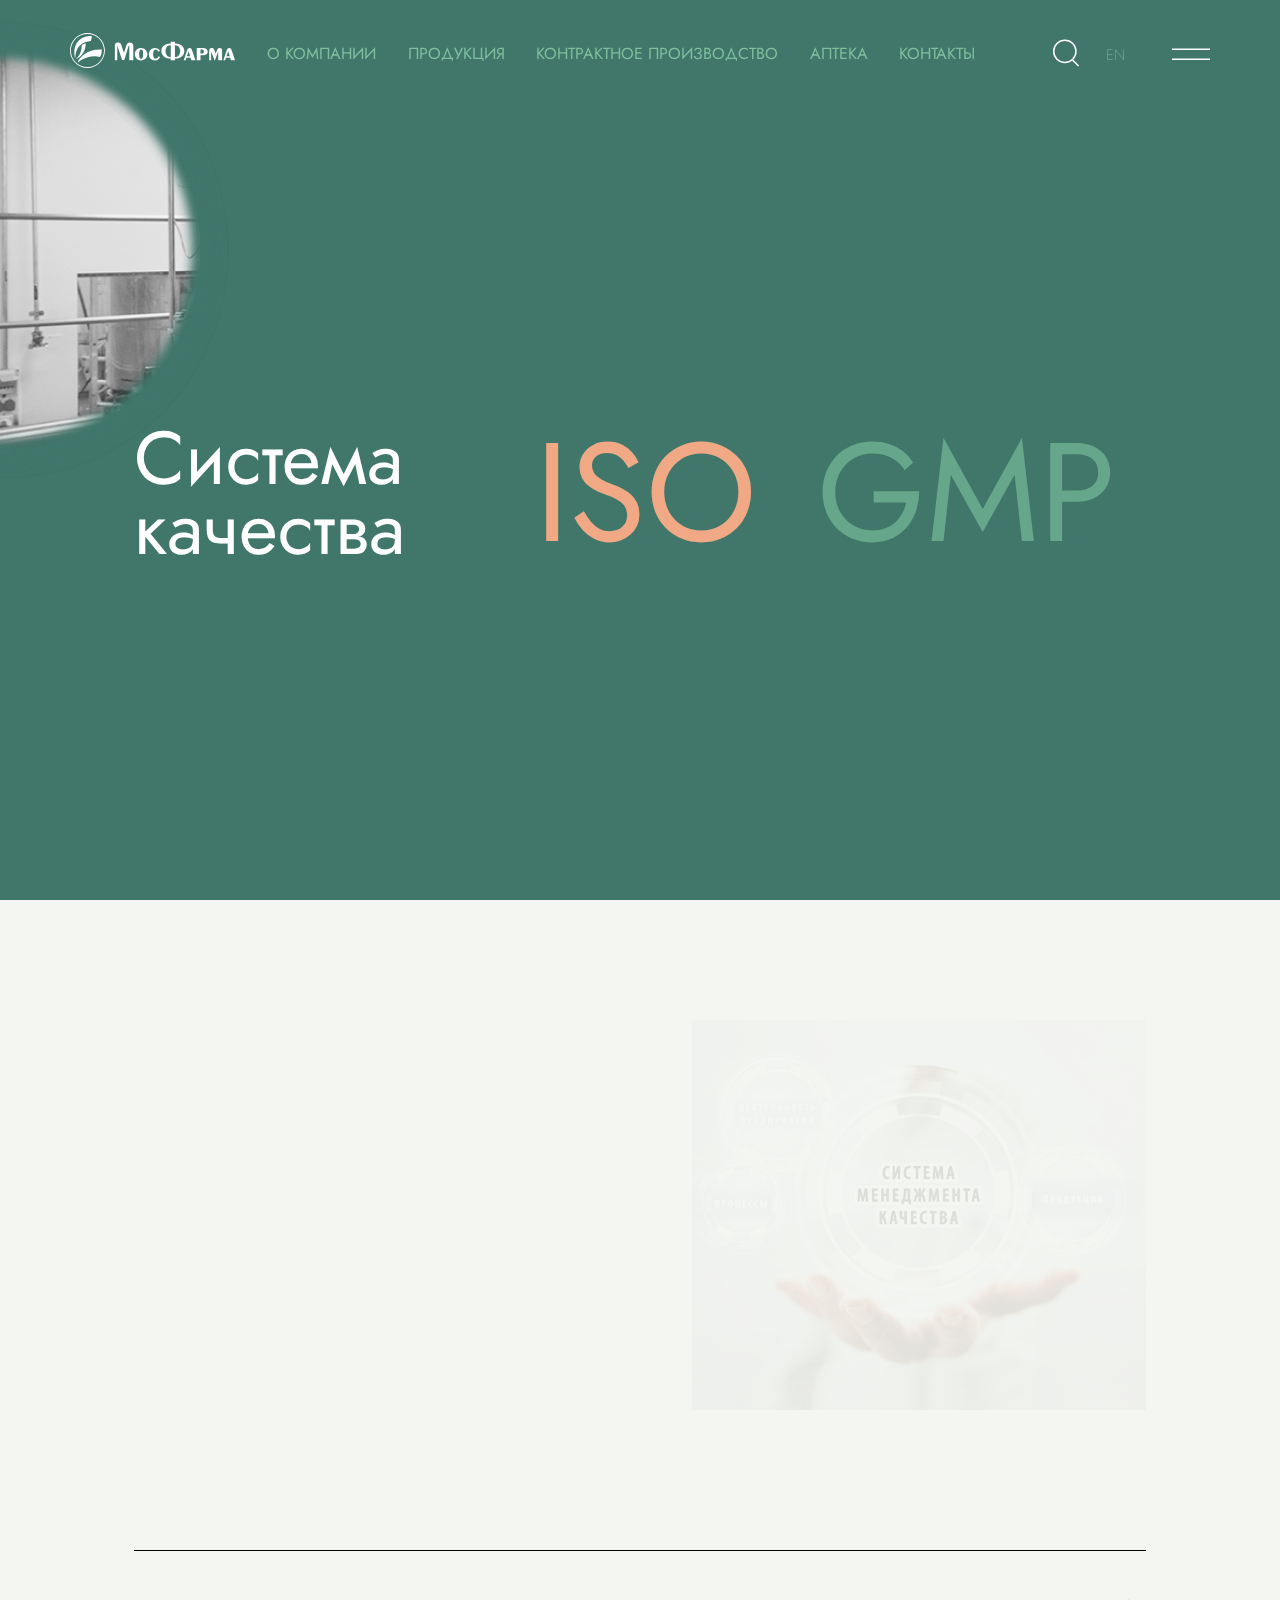
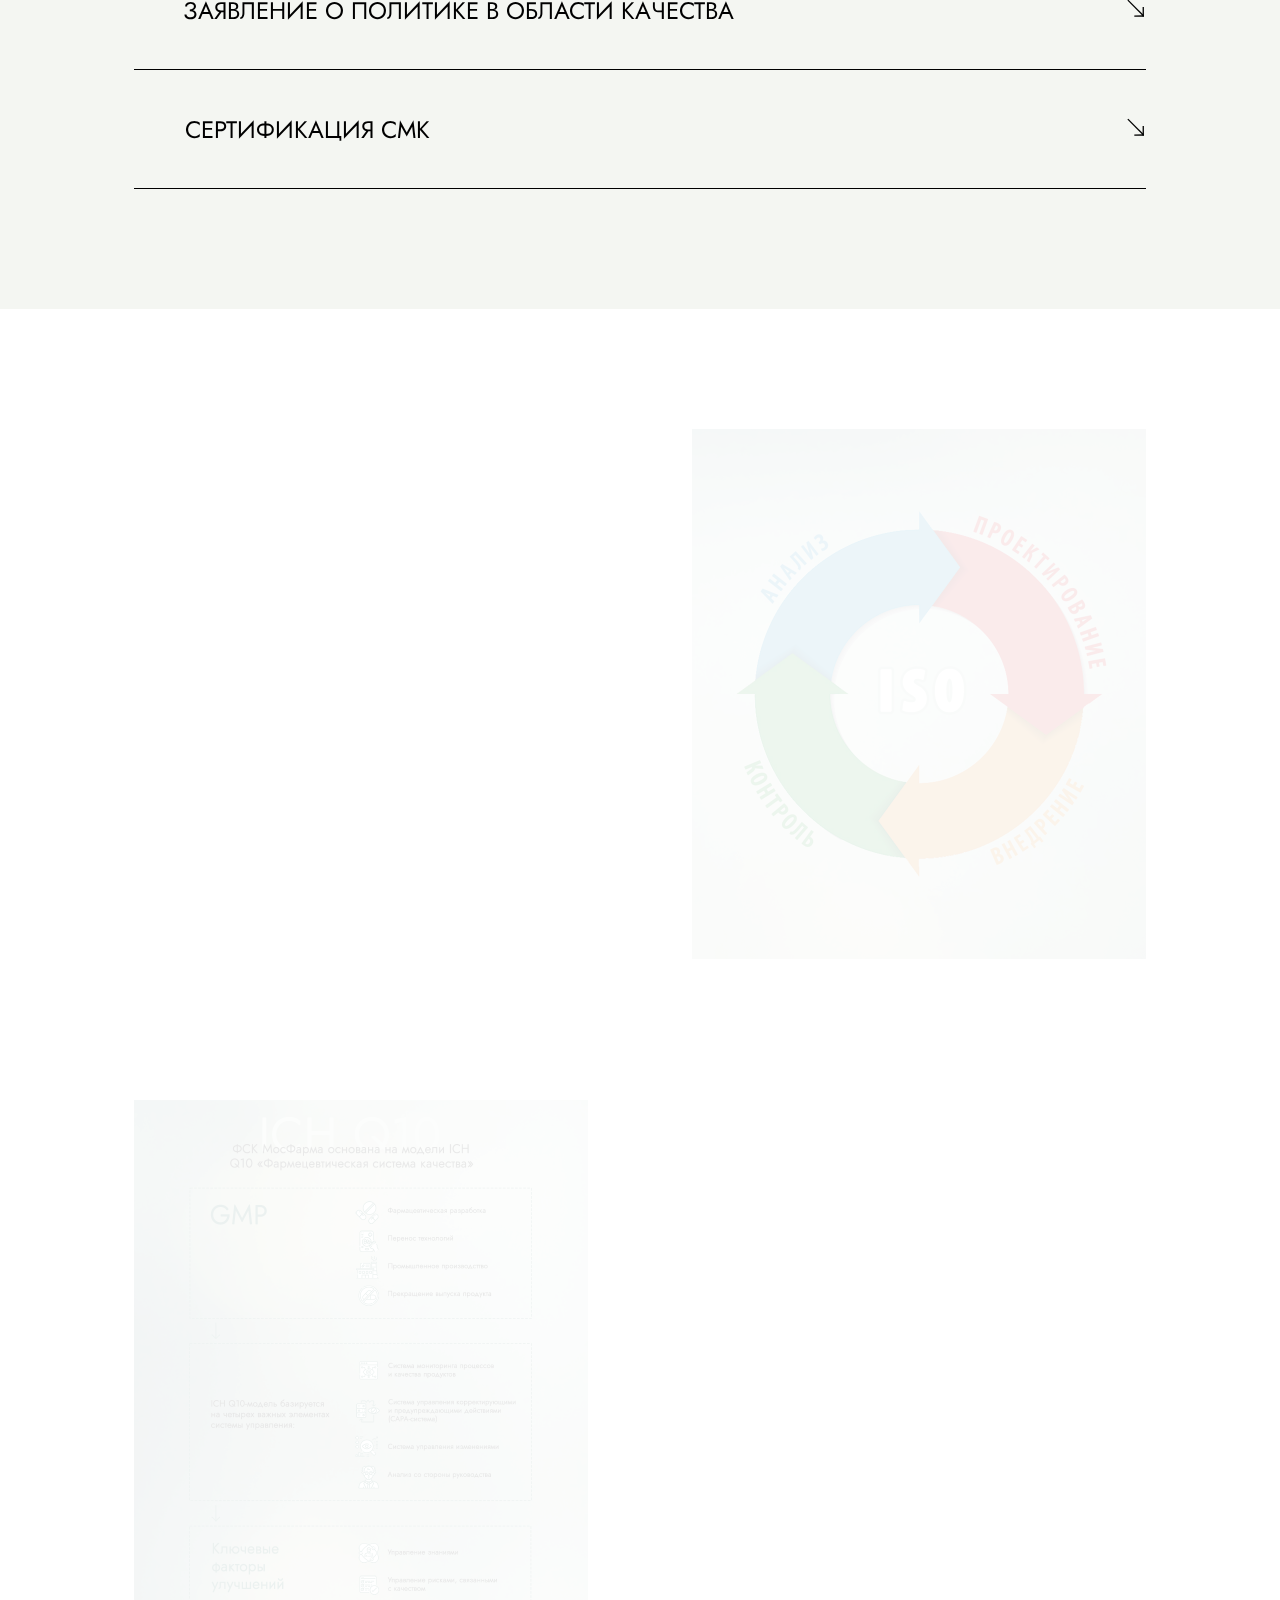
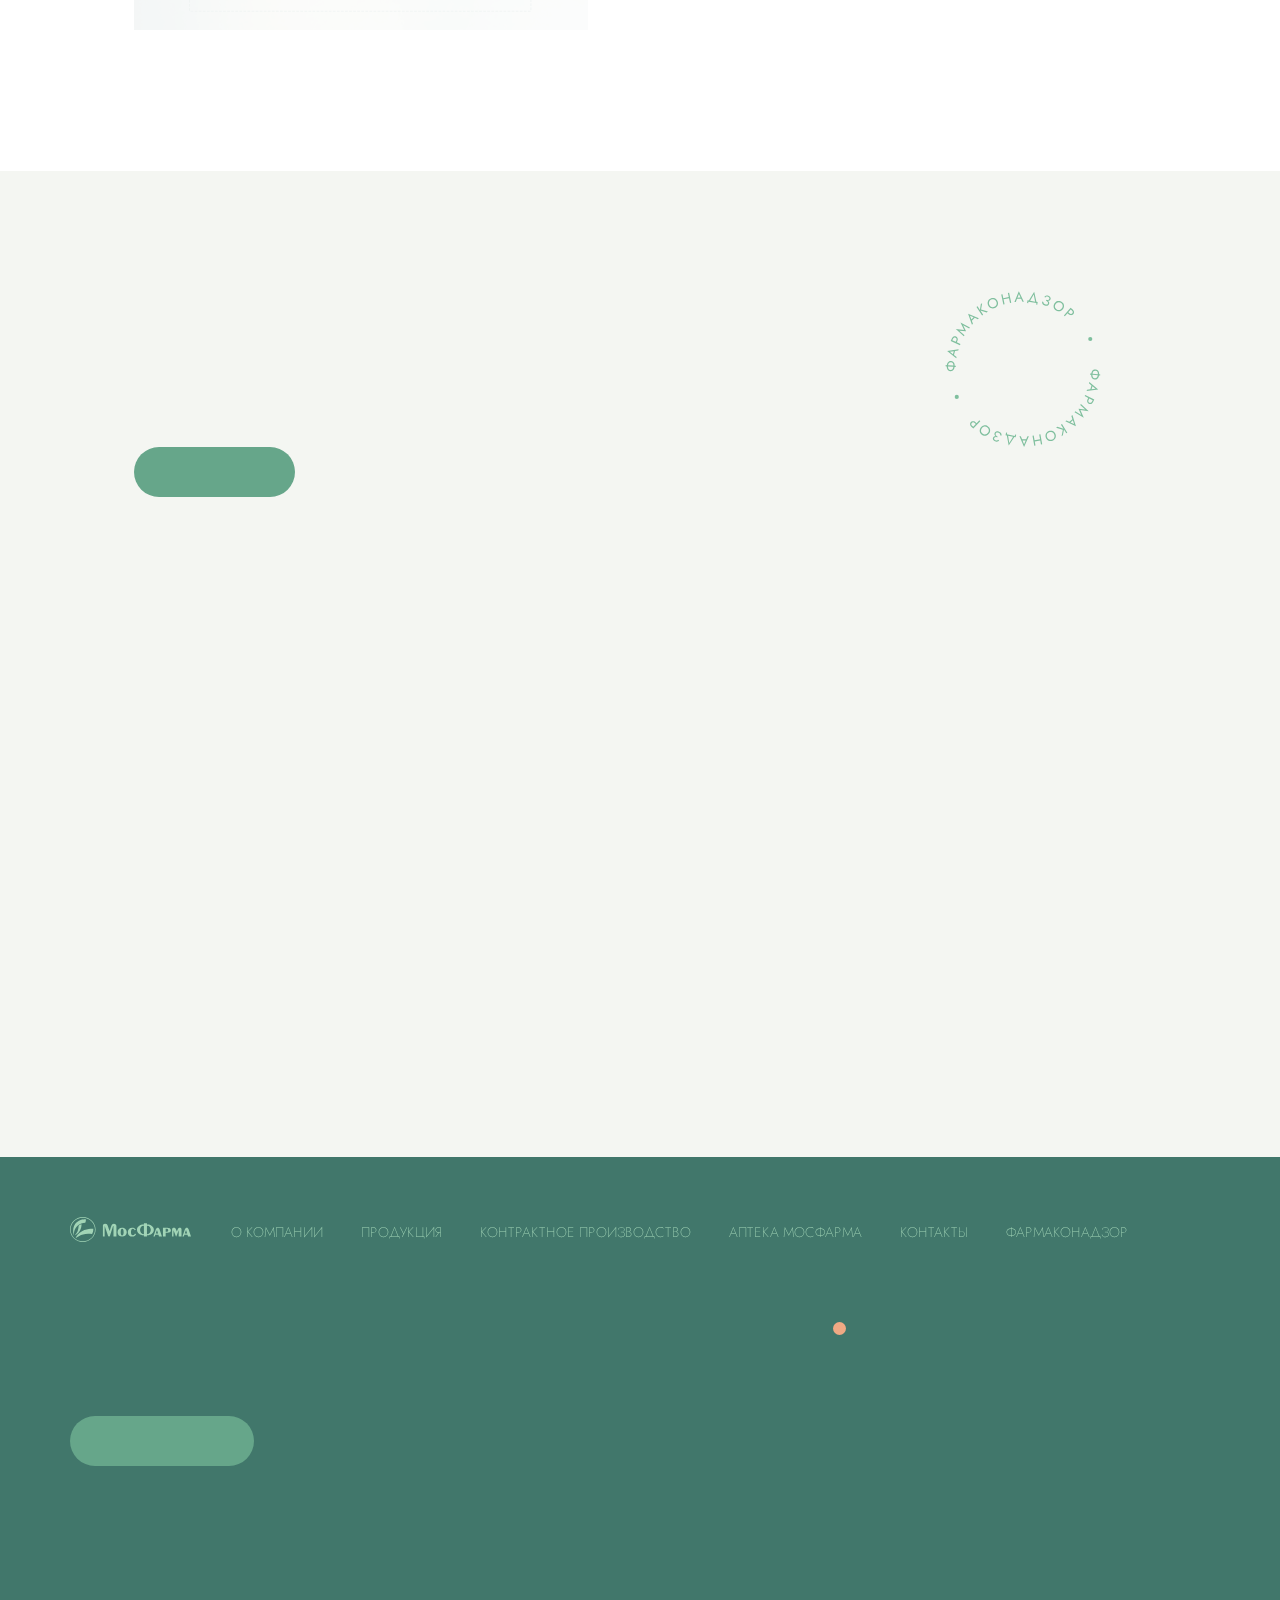
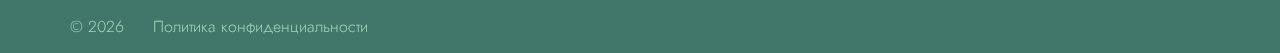
<file: mosfarma/quality-system.html>
<!DOCTYPE html>
<html lang="ru">
  <head>
    <meta charset="UTF-8" />
    <meta name="viewport" content="width=device-width,initial-scale=1,shrink-to-fit=no,user-scalable=no" />
    <meta http-equiv="X-UA-Compatible" content="ie=edge" />
    <title>Мосфарма | Система качества</title>
    <script defer="defer" src="js/bundle.js"></script>
    <link href="css/style.bundle.css" rel="stylesheet" />
  </head>
  <body>
    <header class="header" id="header">
      <div class="header__container container container--big">
        <div class="header__logo logo">
          <img class="logo__image logo__image--white" src="img/logo-white.svg" width="165" height="35" />
          <img class="logo__image logo__image--green" src="img/logo-green.svg" width="165" height="35" />
        </div>
        <nav class="header__menu main-menu main-menu--white">
          <ul class="main-menu__list">
            <li class="main-menu__item">
              <a href="#" class="main-menu__link">О компании</a>
              <ul class="main-menu__sublist">
                <li class="main-menu__sublist-item">
                  <a href="./history.html" class="main-menu__sublist-link">история</a>
                </li>
                <li class="main-menu__sublist-item">
                  <a href="./production.html" class="main-menu__sublist-link">производство</a>
                </li>
                <li class="main-menu__sublist-item">
                  <a href="./quality-system.html" class="main-menu__sublist-link">система качества</a>
                </li>
                <li class="main-menu__sublist-item">
                  <a href="./career.html" class="main-menu__sublist-link">карьера</a>
                </li>
              </ul>
            </li>
            <li class="main-menu__item"><a href="#" class="main-menu__link">Продукция</a></li>
            <li class="main-menu__item">
              <a href="./contract-production.html" class="main-menu__link">Контрактное производство</a>
            </li>
            <li class="main-menu__item"><a href="./our-pharmacy.html" class="main-menu__link">Аптека</a></li>
            <li class="main-menu__item"><a href="./contacts.html" class="main-menu__link">Контакты</a></li>
          </ul>
        </nav>
        <button class="header__search-button search-button search-toggle">
          <svg class="search-button__icon" width="27" height="28">
            <use xlink:href="img/sprite.svg#magnifier"></use>
          </svg>
        </button>
        <button class="header__lang-switcher lang-switcher">EN</button>
        <button class="header__burger burger" id="toggle-big-menu">
          <svg class="burger__icon burger__icon--open" width="38" height="12">
            <use xlink:href="img/sprite.svg#burger"></use>
          </svg>
          <svg class="burger__icon burger__icon--close" width="27" height="28">
            <use xlink:href="img/sprite.svg#close"></use>
          </svg>
        </button>
      </div>
    </header>
    <div class="section big-menu" id="big-menu">
      <div class="big-menu__container container container--big">
        <div class="big-menu__left">
          <p class="big-menu-callback__paragraph">Есть, что обсудить?<br />Напишите нам.</p>
          <a class="big-menu-callback__link" href="mailto:info@mosfarma.ru">info@mosfarma.ru</a>
        </div>
        <ul class="big-menu__list">
          <li class="big-menu__item">
            <a href="./home.html" class="big-menu__link"
              ><span class="big-menu__number">01</span> <span class="big-menu__label">Главная</span></a
            >
          </li>
          <li class="big-menu__item">
            <span class="big-menu__link"
              ><span class="big-menu__number">02</span> <span class="big-menu__label">О компании</span></span
            >
            <div class="big-menu__sublist-container">
              <ul class="big-menu__sublist">
                <li class="big-menu__sublist-item">
                  <a href="./history.html" class="big-menu__link big-menu__sublist-link">история</a>
                </li>
                <li class="big-menu__sublist-item">
                  <a href="#" class="big-menu__link big-menu__sublist-link">производство</a>
                </li>
                <li class="big-menu__sublist-item">
                  <a href="./quality-system" class="big-menu__link big-menu__sublist-link">система качества</a>
                </li>
                <li class="big-menu__sublist-item">
                  <a href="./career.html" class="big-menu__link big-menu__sublist-link">карьера</a>
                </li>
              </ul>
            </div>
          </li>
          <li class="big-menu__item">
            <a href="#" class="big-menu__link"
              ><span class="big-menu__number">03</span> <span class="big-menu__label">Продукция</span></a
            >
          </li>
          <li class="big-menu__item">
            <a href="./contract-production.html" class="big-menu__link"
              ><span class="big-menu__number">04</span> <span class="big-menu__label">Контрактное производство</span></a
            >
          </li>
          <li class="big-menu__item">
            <a href="./our-pharmacy.html" class="big-menu__link"
              ><span class="big-menu__number">05</span> <span class="big-menu__label">Аптека МосФарма</span></a
            >
          </li>
          <li class="big-menu__item">
            <a href="./contacts.html" class="big-menu__link"
              ><span class="big-menu__number">06</span> <span class="big-menu__label">Контакты</span></a
            >
          </li>
          <li class="big-menu__item">
            <a href="./inspection.html" class="big-menu__link"
              ><span class="big-menu__number">07</span> <span class="big-menu__label">Фармаконадзор</span></a
            >
          </li>
        </ul>
      </div>
      <footer class="big-menu__footer footer">
        <div class="footer__container container container--big">
          <div class="footer__middle">
            <div class="footer__column">
              <p class="footer__column-title typography-h5 slice-text">Адрес</p>
              <p class="footer__address slideup-text">125239, Москва<br />Фармацевтический проезд, д. 1</p>
              <a href="#" class="link link--light-green"
                ><span class="link__text-container"><span class="link__text">на карте </span></span
                ><svg class="link__icon" width="17" height="11"><use xlink:href="img/sprite.svg#arrow"></use></svg
              ></a>
            </div>
            <div class="footer__column footer__column--report">
              <p class="footer__column-title footer__column-title--report typography-h5 slice-text">Сообщить</p>
              <p class="footer__note slideup-text">
                Сообщить о случае возникновения нежелательных явлений, связанных с применением лекарственного препарата,
                можно заполнив форму обращения в службу фармаконадзора
              </p>
              <a href="#" class="link link--light-green"
                ><span class="link__text-container"><span class="link__text">сообщить </span></span
                ><svg class="link__icon" width="17" height="11"><use xlink:href="img/sprite.svg#arrow"></use></svg
              ></a>
            </div>
          </div>
          <div class="footer__bottom">
            <p class="footer__copyright">© <span class="js-year"></span> 2022</p>
            <a href="#" class="footer__privacy-policy">Политика конфиденциальности</a>
          </div>
        </div>
      </footer>
    </div>
    <div class="section search">
      <div class="search__container container">
        <div class="search" id="search">
          <form class="search__top">
            <input class="search__input" placeholder="Поиск" />
            <button type="submit" class="search__submit">
              <svg class="search__submit-icon" width="37" height="38">
                <use xlink:href="img/sprite.svg#magnifier"></use>
              </svg>
              <span class="visually-hidden">Искать</span>
            </button>
            <button type="button" class="search__close search-toggle">
              <svg class="search__close-icon" width="25" height="25"><use xlink:href="img/sprite.svg#close"></use></svg>
              <span class="visually-hidden">Закрыть поиск</span>
            </button>
          </form>
          <button class="search__clean clean">
            <svg class="clean__icon" width="21" height="22"><use xlink:href="img/sprite.svg#close"></use></svg>
            <span>Очистить</span>
          </button>
        </div>
      </div>
    </div>
    <script>
      document.querySelector("#header").classList.add("header--inner", "inner");
    </script>
    <div class="inner-first quality-system-first" id="first">
      <div class="quality-system-first__container container">
        <h1 class="quality-system-first__title typography-h1 slice-text">Система качества</h1>
        <div class="quality-system-first__labels">
          <p class="quality-system-first__label quality-system-first__label--left">ISO</p>
          <p class="quality-system-first__label quality-system-first__label--right">GMP</p>
        </div>
      </div>
      <div
        class="quality-system-first__cursor follow-hole"
        style="background-image: url('img/quality-system-page/first-bg.jpg')"
      ></div>
      <a href="#second" class="inner-first__scroll-down scroll-down-button"
        ><span class="visually-hidden">Следующий экран</span>
        <svg class="scroll-down-button__icon" width="23" height="37">
          <use xlink:href="img/sprite.svg#arrow-scroll-down"></use></svg
      ></a>
    </div>
    <div id="second" class="bg-grey">
      <section class="section slide">
        <div class="slide__container container">
          <div class="slide__text-container">
            <h2 class="slide__title typography-h4 slice-text">
              Система менеджмента качества (СМК) - часть системы менеджмента компании МосФарма
            </h2>
            <div class="slide__paragraphs-container">
              <div class="slide__paragraphs slideup-text">
                <div class="slide__paragraphs typography-paragraphs">
                  <p>
                    СМК призвана обеспечивать стабильный уровень качества продукции, процессов производства и
                    деятельности предприятия для удовлетворения потребностей и требований потребителей и других
                    заинтересованных сторон.
                  </p>
                </div>
              </div>
            </div>
          </div>
          <div class="slide__image-container zoom-image">
            <a data-fslightbox="gallery-1" href="img/quality-system-page/second-block.jpg"
              ><img
                class="slide__image zoom-image__image"
                src="img/quality-system-page/second-block.jpg"
                width="454"
                height="390"
            /></a>
          </div>
        </div>
        <section class="quality-system-files">
          <div class="quality-system-files__container container">
            <div class="folded">
              <div class="folded__head">
                <span class="folded__number slice-text">01</span>
                <p class="folded__title">Заявление о политике в области качества</p>
                <svg class="folded__arrow-icon" width="28" height="15">
                  <use xlink:href="img/sprite.svg#accordion-arrow"></use>
                </svg>
              </div>
              <div class="folded__body">
                <div class="folded__inner">
                  <p>
                    <span class="text-green">Заявление о политике в области качества</span>
                    <a href="#" class="link link--green"
                      ><span class="link__text-container"><span class="link__text">открыть </span></span
                      ><svg class="link__icon" width="17" height="11"><use xlink:href="img/sprite.svg#arrow"></use></svg
                    ></a>
                  </p>
                </div>
              </div>
            </div>
            <div class="folded">
              <div class="folded__head">
                <span class="folded__number slice-text">02</span>
                <p class="folded__title">Сертификация СМК</p>
                <svg class="folded__arrow-icon" width="28" height="15">
                  <use xlink:href="img/sprite.svg#accordion-arrow"></use>
                </svg>
              </div>
              <div class="folded__body">
                <div class="folded__inner">
                  <p>
                    Система менеджмента качества ЗАО "Московская фармацевтическая фабрика" сертифицирована на
                    соответствие ГОСТ Р ИСО 9001-2015 (ISO 9001:2015).
                  </p>
                  <p>
                    <span class="text-green">Сертификат соответствия, рег.N RUSEXP-RU-000159 от 18.06.2021 г.</span>
                    <a href="#" class="link link--green"
                      ><span class="link__text-container"><span class="link__text">открыть </span></span
                      ><svg class="link__icon" width="17" height="11"><use xlink:href="img/sprite.svg#arrow"></use></svg
                    ></a>
                  </p>
                </div>
              </div>
            </div>
          </div>
        </section>
      </section>
    </div>
    <section class="quality-system__slide-pharma slide">
      <div class="slide__container container">
        <div class="slide__text-container">
          <h2 class="slide__title typography-h4 slice-text">Фармацевтическая система качества (ФСК)</h2>
          <div class="slide__paragraphs-container">
            <div class="slide__paragraphs slideup-text">
              <div class="slide__paragraphs typography-paragraphs">
                <p>
                  Фармацевтическая система качества (ФСК) – интегрирована в общую систему менеджмента качества
                  предприятия и охватывает все подразделения предприятия, чья деятельность может оказать влияние на
                  безопасность и качество продукции. Фармацевтическая система качества МосФарма разработана в
                  соответствии с требованиями Надлежащих производственных практик (GМP), межгосударственных и
                  международных регламентирующих документов (документов Евразийского экономического союза (ЕАЭС),
                  документов ВОЗ, ICH и других).
                </p>
              </div>
            </div>
          </div>
        </div>
        <div class="slide__image-container zoom-image">
          <a data-fslightbox="gallery-2" href="img/quality-system-page/third-block.jpg"
            ><img
              class="slide__image zoom-image__image"
              src="img/quality-system-page/third-block.jpg"
              width="454"
              height="530"
          /></a>
        </div>
      </div>
    </section>
    <section class="quality-system__slide-text slide">
      <div class="slide__container container">
        <div class="slide__image-container zoom-image">
          <a data-fslightbox="gallery-3" href="img/quality-system-page/fourth-block.jpg"
            ><img
              class="slide__image zoom-image__image"
              src="img/quality-system-page/fourth-block.jpg"
              width="454"
              height="530"
          /></a>
        </div>
        <div class="slide__text-container">
          <div class="slide__paragraphs-container">
            <div class="slide__paragraphs slideup-text">
              <div class="slide__paragraphs typography-paragraphs">
                <p>
                  Структура ФСК МосФарма основана на модели ICH Q10 «Фармацевтическая система качества», которая
                  базируется на концепциях Международной Организации по стандартизации (ISO), включает требования
                  надлежащей производственной практики (GMP) и дополняет руководящие указания ICH Q8 "Фармацевтическая
                  разработка" и ICH Q9 "Управление рисками для качества".
                </p>
                <p>
                  Функционирование ФСК направлено на обеспечение постоянного поддержания требуемого качества
                  лекарственных препаратов, достижение необходимой эффективности процессов за счет постоянного
                  мониторинга процессов и качества продукции, управления корректирующими и предупреждающими действиями
                  (CAPA-система) .
                </p>
                <button class="link link--green modal-button" data-modal="text">
                  <span class="link__text-container"><span class="link__text">показать весь текст </span></span
                  ><svg class="link__icon" width="17" height="11"><use xlink:href="img/sprite.svg#arrow"></use></svg>
                </button>
              </div>
            </div>
          </div>
        </div>
      </div>
    </section>
    <section class="banner production-banner">
      <div class="banner__container container">
        <div class="banner__top production-banner__top">
          <div class="banner__text">
            <p class="banner__paragraph typography-h5 slice-text">
              По вопросам безопасности лекарственных препаратов ФСК взаимодействует с системой фармаконадзора
            </p>
            <a href="#" class="button"
              ><span class="button__text-container"><span class="button__text">подробно </span></span
              ><svg class="button__icon" width="17" height="11"><use xlink:href="img/sprite.svg#arrow"></use></svg
            ></a>
          </div>
          <img
            class="banner__circle-text rotating-circle"
            src="img/quality-system-page/circle-mask.svg"
            width="178"
            height="177"
            alt=""
          />
        </div>
      </div>
      <div class="banner__image-container">
        <img class="banner__image" src="img/quality-system-page/bottom-banner.jpg" width="1280" height="520" alt="" />
      </div>
    </section>
    <div class="modal" id="text">
      <div class="modal__overlay"></div>
      <div class="modal__content">
        <div class="modal__container">
          <div class="modal__inner typography-paragraphs">
            <p>
              Структура ФСК МосФарма основана на модели ICH Q10 «Фармацевтическая система качества», которая базируется
              на концепциях Международной Организации по стандартизации (ISO), включает требования надлежащей
              производственной практики (GMP) и дополняет руководящие указания ICH Q8 "Фармацевтическая разработка" и
              ICH Q9 "Управление рисками для качества".
            </p>
            <p>
              Функционирование ФСК направлено на обеспечение постоянного поддержания требуемого качества лекарственных
              препаратов, достижение необходимой эффективности процессов за счет постоянного мониторинга процессов и
              качества продукции, управления корректирующими и предупреждающими действиями (CAPA-система), управления
              изменениями, сохранения и передачи знаний, принятия решений на основании оценки рисков, а так же
              постоянного улучшения. Высшее руководство МосФарма определяет политику и цели в области качества, выделяет
              ресурсы для достижения поставленных целей и проводит анализ результатов деятельности Фармацевтической
              системы качества.
            </p>
            <p>
              Соответствие ЗАО "Московская фармацевтическая фабрика" требованиям Правил надлежащей производственной
              практики (GMP) подтверждено в рамках лицензионной проверки Минпромторга РФ (Заключение о соответствии
              производителя (иностранного производителя) лекарственных средств для медицинского применения требованиям
              Правил надлежащей производственной практики NGMP-0118-000507/20).
            </p>
            <p>
              В части ответственности производителя к хранению и транспортировке сырья, материалов и продукции,
              предприятие руководствуется требованиями Правил надлежащей дистрибьюторской практики Евразийского
              экономического союза (GDP) (утв. Решением Совета ЕЭК от 3 ноября 2016 г. N80) и Правил надлежащей практики
              хранения и перевозки лекарственных препаратов для медицинского применения (GSP) (утв. Приказом МЗ РФ от
              31.08.2016 N 646н).
            </p>
            <p>По вопросам безопасности лекарственных препаратов ФСК взаимодействует с Системой фармаконадзора.</p>
          </div>
          <button class="modal__close">
            <svg class="modal__close-icon" width="27" height="28"><use xlink:href="img/sprite.svg#close"></use></svg>
          </button>
        </div>
      </div>
    </div>
    <a href="#first" class="scroll-up-button" id="scroll-up"
      ><span class="visually-hidden">Наверх</span>
      <svg class="scroll-up-button__icon" width="23" height="37">
        <use xlink:href="img/sprite.svg#arrow-scroll-down"></use></svg
    ></a>
    <footer class="footer">
      <div class="footer__container container container--big">
        <nav class="footer__top">
          <img
            class="footer__logo logo logo__image"
            src="img/logo-light-green.svg"
            width="121"
            height="25"
            alt="Логотип МосФарма"
          />
          <ul class="footer__menu footer-menu">
            <li class="footer-menu__item"><a href="#" class="footer-menu__link">О компании</a></li>
            <li class="footer-menu__item"><a href="#" class="footer-menu__link">Продукция</a></li>
            <li class="footer-menu__item">
              <a href="./contract-production.html" class="footer-menu__link">Контрактное производство</a>
            </li>
            <li class="footer-menu__item">
              <a href="./our-pharmacy.html" class="footer-menu__link">Аптека МосФарма</a>
            </li>
            <li class="footer-menu__item"><a href="./contacts.html" class="footer-menu__link">Контакты</a></li>
            <li class="footer-menu__item"><a href="./inspection.html" class="footer-menu__link">Фармаконадзор</a></li>
          </ul>
        </nav>
        <div class="footer__middle">
          <div class="footer__column footer__column--feedback">
            <p class="footer__column-title typography-h5 slice-text">Есть, что обсудить?<br />Напишите нам</p>
            <a href="mailto:info@mosfarma.ru" class="footer__email button button--big button--lowercase"
              ><span class="button__text-container"><span class="button__text">info@mosfarma.ru</span></span></a
            >
          </div>
          <div class="footer__column">
            <p class="footer__column-title typography-h5 slice-text">Адрес</p>
            <p class="footer__address slideup-text">125239, Москва<br />Фармацевтический проезд, д. 1</p>
            <a href="#" class="link link--light-green"
              ><span class="link__text-container"><span class="link__text">на карте </span></span
              ><svg class="link__icon" width="17" height="11"><use xlink:href="img/sprite.svg#arrow"></use></svg
            ></a>
          </div>
          <div class="footer__column footer__column--report">
            <p class="footer__column-title footer__column-title--report typography-h5 slice-text">Сообщить</p>
            <p class="footer__note slideup-text">
              Сообщить о случае возникновения нежелательных явлений, связанных с применением лекарственного препарата,
              можно заполнив форму обращения в службу фармаконадзора
            </p>
            <a href="#" class="link link--light-green"
              ><span class="link__text-container"><span class="link__text">сообщить </span></span
              ><svg class="link__icon" width="17" height="11"><use xlink:href="img/sprite.svg#arrow"></use></svg
            ></a>
          </div>
        </div>
        <div class="footer__bottom">
          <p class="footer__copyright">© <span class="js-year">2020</span></p>
          <a href="#" class="footer__privacy-policy">Политика конфиденциальности</a>
        </div>
      </div>
    </footer>
  </body>
</html>
</file>
<file: mosfarma/css/style.bundle.css>
.tns-outer{padding:0!important}.tns-outer [hidden]{display:none!important}.tns-outer [aria-controls],.tns-outer [data-action]{cursor:pointer}.tns-slider{-webkit-transition:all 0s;-moz-transition:all 0s;transition:all 0s}.tns-slider>.tns-item{-webkit-box-sizing:border-box;-moz-box-sizing:border-box;box-sizing:border-box}.tns-horizontal.tns-subpixel{white-space:nowrap}.tns-horizontal.tns-subpixel>.tns-item{display:inline-block;vertical-align:top;white-space:normal}.tns-horizontal.tns-no-subpixel:after{clear:both;content:"";display:table}.tns-horizontal.tns-no-subpixel>.tns-item{float:left}.tns-horizontal.tns-carousel.tns-no-subpixel>.tns-item{margin-right:-100%}.tns-gallery,.tns-no-calc{left:0;position:relative}.tns-gallery{min-height:1px}.tns-gallery>.tns-item{left:-100%;position:absolute;-webkit-transition:transform 0s,opacity 0s;-moz-transition:transform 0s,opacity 0s;transition:transform 0s,opacity 0s}.tns-gallery>.tns-slide-active{left:auto!important;position:relative}.tns-gallery>.tns-moving{-webkit-transition:all .25s;-moz-transition:all .25s;transition:all .25s}.tns-autowidth{display:inline-block}.tns-lazy-img{opacity:.6;-webkit-transition:opacity .6s;-moz-transition:opacity .6s;transition:opacity .6s}.tns-lazy-img.tns-complete{opacity:1}.tns-ah{-webkit-transition:height 0s;-moz-transition:height 0s;transition:height 0s}.tns-ovh{overflow:hidden}.tns-visually-hidden{left:-10000em;position:absolute}.tns-transparent{opacity:0;visibility:hidden}.tns-fadeIn{filter:alpha(opacity=100);opacity:1;z-index:0}.tns-fadeOut,.tns-normal{filter:alpha(opacity=0);opacity:0;z-index:-1}.tns-vpfix{white-space:nowrap}.tns-vpfix>div,.tns-vpfix>li{display:inline-block}.tns-t-subp2{height:10px;margin:0 auto;overflow:hidden;position:relative;width:310px}.tns-t-ct{position:absolute;right:0;width:2333.3333333%;width:2333.33333%}.tns-t-ct:after{clear:both;content:"";display:table}.tns-t-ct>div{float:left;height:10px;width:1.4285714%;width:1.42857%}

/*! normalize.css v8.0.1 | MIT License | github.com/necolas/normalize.css */html{-webkit-text-size-adjust:100%;line-height:1.15}body{margin:0}main{display:block}h1{font-size:2em;margin:.67em 0}hr{box-sizing:initial;height:0;overflow:visible}pre{font-family:monospace,monospace;font-size:1em}a{background-color:transparent}abbr[title]{border-bottom:none;text-decoration:underline;text-decoration:underline dotted}b,strong{font-weight:bolder}code,kbd,samp{font-family:monospace,monospace;font-size:1em}small{font-size:80%}sub,sup{font-size:75%;line-height:0;position:relative;vertical-align:initial}sub{bottom:-.25em}sup{top:-.5em}img{border-style:none}button,input,optgroup,select,textarea{font-family:inherit;font-size:100%;line-height:1.15;margin:0}button,input{overflow:visible}button,select{text-transform:none}[type=button],[type=reset],[type=submit],button{-webkit-appearance:button}[type=button]::-moz-focus-inner,[type=reset]::-moz-focus-inner,[type=submit]::-moz-focus-inner,button::-moz-focus-inner{border-style:none;padding:0}[type=button]:-moz-focusring,[type=reset]:-moz-focusring,[type=submit]:-moz-focusring,button:-moz-focusring{outline:1px dotted ButtonText}fieldset{padding:.35em .75em .625em}legend{box-sizing:border-box;color:inherit;display:table;max-width:100%;padding:0;white-space:normal}progress{vertical-align:initial}textarea{overflow:auto}[type=checkbox],[type=radio]{box-sizing:border-box;padding:0}[type=number]::-webkit-inner-spin-button,[type=number]::-webkit-outer-spin-button{height:auto}[type=search]{-webkit-appearance:textfield;outline-offset:-2px}[type=search]::-webkit-search-decoration{-webkit-appearance:none}::-webkit-file-upload-button{-webkit-appearance:button;font:inherit}details{display:block}summary{display:list-item}[hidden],template{display:none}body{min-width:320px;overflow-x:hidden;width:100%}*,:after,:before{-webkit-box-sizing:inherit;box-sizing:inherit}html{-webkit-box-sizing:border-box;box-sizing:border-box}.content-box-component{-webkit-box-sizing:content-box;box-sizing:initial}a{text-decoration:none}img{height:auto;max-width:100%}body{cursor:url(../img/cursor.svg),default;display:flex;flex-direction:column;min-height:100vh}a,button{cursor:pointer}@font-face{font-display:swap;font-family:Jost;font-weight:200;src:url(../fonts/Jost-ExtraLight.woff2),url(../fonts/Jost-ExtraLight.woff)}@font-face{font-display:swap;font-family:Jost;font-weight:300;src:url(../fonts/Jost-Light.woff2),url(../fonts/Jost-Light.woff)}@font-face{font-display:swap;font-family:Jost;font-weight:400;src:url(../fonts/Jost-Regular.woff2),url(../fonts/Jost-Regular.woff)}@font-face{font-display:swap;font-family:Jost;font-weight:500;src:url(../fonts/Jost-Medium.woff2),url(../fonts/Jost-Medium.woff)}@font-face{font-display:swap;font-family:Jost;font-weight:600;src:url(../fonts/Jost-Semibold.woff2),url(../fonts/Jost-Semibold.woff)}html{font-size:1rem}@media only screen and (max-width:1440px){html{font-size:1.25vw}}@media only screen and (max-width:576px){html{font-size:5vw}}body{color:#333;font-family:Jost,Arial,sans-serif;font-size:1.25rem;line-height:1.875rem}.container{margin:0 auto;max-width:80rem;padding:0 8.375rem;width:100%}.container--big{padding:0 4.375rem}.container--small{max-width:58.5rem}@media only screen and (max-width:576px){.container,.container--big,.container--small{padding:0 1.25rem}}.screen-reader-text,.tns-visually-hidden,.visually-hidden:not(:focus):not(:active),input[type=checkbox].visually-hidden,input[type=radio].visually-hidden{clip:rect(0 0 0 0);border:0;-webkit-clip-path:inset(100%);clip-path:inset(100%);height:1px;margin:-1px;overflow:hidden;padding:0;position:absolute;white-space:nowrap;width:1px}.link{stroke:#fff;align-items:center;background-color:transparent;border:none;color:#fff;display:inline-flex;font-size:.75rem;font-weight:500;letter-spacing:.03em;line-height:1.875rem;padding:0;text-transform:uppercase;transition:all .4s ease}.link:hover .link__icon{transform:translateX(10px)}.link:active{opacity:.5}.link--light-green{stroke:#a1d4b6;color:#a1d4b6}.link--light-green:hover{stroke:#fff;color:#fff}.link--green{stroke:#66a68a;color:#66a68a}.link--green:hover{stroke:#41776b;color:#41776b}.link--orange{stroke:#f0a984;color:#f0a984}.link__icon{stroke:inherit;flex-shrink:0;height:.6875rem;margin-left:.6875rem;opacity:0;transition:all .4s ease;width:1.0625rem}.link__text-container{display:block;overflow:hidden}.link__text{display:block;transform:translateY(100%);transition:all .4s ease}.visible .link__text{transform:translateY(0)}.visible .link__icon{opacity:1;transition-delay:.3s}.typography-h1{font-size:4.6875rem;font-weight:400}.typography-h1,.typography-h2{color:#000;line-height:4.375rem}.typography-h2{font-size:5rem}.typography-h3{color:#000;font-size:2.75rem;font-weight:400;line-height:3.125rem}.typography-h4{color:#000;font-size:2.5rem;font-weight:400;line-height:2.8125rem}.typography-h4 strong{color:#538f7b;font-weight:400}.typography-h5{color:#000;font-size:1.875rem;font-weight:400;line-height:2.5rem}.typography-h7{color:#000;font-size:1.5rem;font-weight:400;line-height:2.1875rem;text-transform:uppercase}.bg-green .typography-h1,.bg-green .typography-h2,.bg-green .typography-h3,.bg-green .typography-h4,.bg-green .typography-h5,.bg-green .typography-h7,.footer .typography-h1,.footer .typography-h2,.footer .typography-h3,.footer .typography-h4,.footer .typography-h5,.footer .typography-h7,.inner-first .typography-h1,.inner-first .typography-h2,.inner-first .typography-h3,.inner-first .typography-h4,.inner-first .typography-h5,.inner-first .typography-h7{color:#fff}.typography-paragraphs p{color:#333;font-size:1.25rem;font-weight:300;line-height:150%;margin:0 0 .625rem}@media only screen and (max-width:576px){.typography-h1{font-size:2.75rem;line-height:3rem}.typography-h3{font-size:1.5625rem;line-height:2rem}.typography-h4,.typography-h5{font-size:1.375rem;line-height:1.75rem}.typography-h7,.typography-paragraphs p{font-size:1.125rem;line-height:1.5rem}}.button{stroke:#fff;align-items:center;background-color:#66a68a;border:none;border-radius:2.5rem;color:#fff;display:inline-flex;font-family:Jost,Arial,sans-serif;font-size:.75rem;font-weight:500;height:3.125rem;letter-spacing:.0375rem;line-height:100%;padding:.375rem 1.75rem;text-align:center;text-transform:uppercase;transition:all .4s ease;white-space:nowrap}.button:hover{stroke:#41776b;background-color:#a1d4b6;color:#41776b}.button:hover .button__icon{transform:translateX(10px)}.button:active{opacity:.5}.button--big{font-size:1rem;letter-spacing:0}.button--lowercase{text-transform:unset}.button--orange{background-color:#f0a984}.button:disabled{cursor:default;opacity:.5}.button__icon{stroke:inherit;margin-left:.6875rem;opacity:0;transition:all .4s ease}.button__text-container{display:block;overflow:hidden}.button__text{display:block;transform:translateY(100%);transition:all .4s ease}.visible .button__text{transform:translateY(0)}.visible .button__icon{opacity:1;transition-delay:.3s}.lang-switcher{background-color:transparent;border:none;color:#fff;font-size:.9375rem;font-weight:200;line-height:200%;padding:0;text-transform:uppercase}.inner .lang-switcher{color:#7fbf9e}.dark .lang-switcher{color:#000}@media only screen and (max-width:576px){.lang-switcher{font-size:13px;font-weight:300;line-height:30px}}.logo{position:relative}.logo__link{bottom:0;left:0;position:absolute;right:0;top:0}.dark .logo__image--white,.logo__image--green{display:none}.dark .logo__image--green{display:block}.main-menu__list{display:flex;list-style:none;margin:0;padding:0}.main-menu__item{margin-right:1.975rem;position:relative}.main-menu__item:last-of-type{margin-right:0}.main-menu__link{color:#fff;font-size:.9975rem;font-weight:400;line-height:200%;text-transform:uppercase;transition:all .1s ease;white-space:nowrap}.main-menu__link:hover{opacity:.7;opacity:.5}.main-menu__sublist{display:none;left:-1.625rem;list-style:none;margin:0;padding:.5rem 1.5625rem .6875rem;position:absolute;top:100%;transition:all .2s ease-in-out}.main-menu__sublist:before{backdrop-filter:blur(70px);background:hsla(0,0%,100%,.2);bottom:0;content:"";filter:blur(2px);height:100%;left:0;position:absolute;right:0;top:0;width:100%;z-index:-1}.main-menu__item:hover .main-menu__sublist{display:block}.main-menu__sublist-item{align-items:center;display:flex}.main-menu__sublist-link{color:#fff;font-size:.9375rem;font-weight:300;line-height:1.875rem;text-transform:uppercase;transition:all .1s ease;white-space:nowrap;width:100%}.main-menu__sublist-link:hover{color:#c4e8c9}.inner .main-menu__link{color:#7fbf9e}.dark .main-menu__link{color:#000}.dark .main-menu__link:hover{color:#538f7b}.dark .main-menu__sublist-link{color:#000}.dark .main-menu__sublist-link:hover{color:#538f7b}.search-button{align-items:center;background-color:transparent;border:none;display:flex;height:1.75rem;justify-content:center;padding:0;width:1.75rem}.search-button__icon{stroke:#fff}.dark .search-button__icon{stroke:#000}@media only screen and (max-width:576px){.search-button__icon{height:1rem;width:1rem}}.slide{padding-bottom:7.5rem;padding-top:7.5rem}.slide__container{align-items:center;display:flex;justify-content:space-between}.slide__image-container{align-items:flex-start;display:flex;height:33.125rem;justify-content:center;position:sticky;width:28.375rem}.slide__image{height:auto;object-fit:cover;width:100%}iframe.slide__image{width:100%}.slide__text-container{max-width:28.375rem;width:100%}.slide__title{color:#000;margin:0 0 1.875rem}.slide__paragraphs{margin-bottom:2.5rem}.slide__circle{height:11.25rem;width:11.25rem}@media only screen and (max-width:576px){.slide{padding-bottom:3.125rem;padding-top:3.5625rem}.slide__container{flex-direction:column;justify-content:flex-start}.slide__text-container{margin-bottom:1.875rem;max-width:17.5rem;order:1}.slide__title{margin-bottom:1rem;max-width:17.5rem}.slide__paragraphs{margin-bottom:2.125rem}.slide__image-container{height:20.4375rem;order:2;position:relative;top:unset;width:17.5rem}.slide__circle{display:none;height:5.875rem;width:5.9375rem}}.product{position:relative;width:17.5rem;z-index:1}.product:before{background:#eeeae5;border-radius:50%;content:"";filter:blur(3px);height:25rem;left:50%;margin-left:-12.5rem;opacity:.7;position:absolute;top:-.625rem;transform:scale(0);transition:all .5s ease;width:25rem;z-index:-1}.product--slider{width:21.0625rem}.product--slider:before{margin-left:-15rem}.product:hover:before{transform:scale(1)}.product:hover .product__image{transform:scale(1.1)}.product__link{bottom:0;cursor:url(../img/cursors/plus.svg),crosshair;height:100%;left:0;position:absolute;right:0;top:0;width:100%}.product__image-container{align-items:flex-end;display:flex;height:15.625rem;justify-content:flex-start;margin-bottom:3.125rem;width:15.625rem}.product__image{height:100%;object-fit:contain;transition:all .3s ease-in-out;width:100%}.product__info{align-items:flex-start;display:flex;flex-direction:column;left:-.125rem;max-width:17.25rem;position:relative}.product__name{color:#000;font-size:1.5rem;font-weight:400;line-height:125%;margin:0 0 .625rem;position:relative;text-transform:uppercase}.product__name-r{font-size:1.125rem;line-height:1.125rem;position:absolute;right:-1.1875rem;top:-.375rem}.product__description{margin-bottom:.6875rem}.product__description p{font-size:1.0625rem;font-weight:300;line-height:147%;margin:0 0 .125rem}.product__description p:last-of-type{margin-bottom:0}.product__note{color:#41776b;font-size:1.0625rem;line-height:176%;padding-left:1.0625rem;position:relative}.product__note:before{background-color:#41776b;border-radius:50%;content:"";height:.375rem;left:0;margin-top:-.1875rem;position:absolute;top:50%;width:.375rem}@media only screen and (max-width:576px){.product{width:100%}.product:before{display:none}.product--slider{width:15rem}.product--slider .product__image-container{height:11.125rem;width:15rem}.product--slider .product__image{object-position:left}.product__image-container{margin-bottom:2.3125rem}.product__name{font-size:1.125rem;line-height:1.3125rem;margin-bottom:.75rem}.product__description{margin-bottom:.25rem}.product__description p{font-size:1rem;line-height:1.25rem}.product__note{font-size:.9375rem;line-height:1.375rem;padding-left:.8125rem}.product__note:before{height:.25rem;margin-top:-.125rem;width:.25rem}}.slider{position:relative}.slider__empty{width:calc(50vw - 31.625rem)}.slider__control{background-color:transparent;border:none;bottom:0;position:absolute;top:0;width:calc(50vw - 25.3rem);z-index:5}.slider__control:disabled{display:none}.slider__prev{cursor:url(../img/cursors/left.svg),e-resize;left:0}.slider__next{cursor:url(../img/cursors/right.svg),e-resize;right:0}@media only screen and (max-width:576px){.slider__empty{width:1.25rem}}@keyframes quality-circle-keyframe{0%{transform:scale(.6)}25%{transform:scale(1);z-index:2}50%{transform:scale(1.3);z-index:2}75%{transform:scale(1);z-index:unset}to{transform:scale(.6)}}@keyframes quality-circle-reverse-keyframe{0%{transform:scale(1.3);z-index:2}25%{transform:scale(1);z-index:unset}50%{transform:scale(.6)}75%{transform:scale(1);z-index:2}to{transform:scale(1.3);z-index:2}}.quality-circles{display:flex}.quality-circles__bg{border-radius:50%;filter:blur(3px);height:17.1875rem;left:50%;mix-blend-mode:multiply;opacity:.65;position:absolute;top:50%;transform:translate(-50%,-50%);width:17.1875rem;z-index:-1}.quality-circles__item{align-items:center;display:flex;font-size:3.25rem;height:11.25rem;justify-content:center;line-height:3.125rem;position:relative;transition:all .2s ease;width:11.25rem;z-index:1}.quality-circles__item--iso{color:#fff;right:4.375rem;transform:scale(1.3);z-index:2}.quality-circles__item--iso .quality-circles__bg{background-color:#e27044}.quality-circles__item--gmp{color:#f0a984;transform:scale(.6)}.quality-circles__item--gmp .quality-circles__bg{background-color:#eeeae5}.quality-circles__text{text-align:center;text-transform:uppercase}.animate-once .quality-circles__item--iso{animation:quality-circle-reverse-keyframe 4s}.animate-once .quality-circles__item--gmp{animation:quality-circle-keyframe 4s}.animate-loop .quality-circles__item--iso{animation:quality-circle-reverse-keyframe 4s;animation-iteration-count:infinite;transform:scale(1.3);z-index:2}.animate-loop .quality-circles__item--gmp{animation:quality-circle-keyframe 4s;animation-iteration-count:infinite;transform:scale(.6)}@media only screen and (max-width:576px){.quality-circles__item{font-size:1.875rem;height:9.375rem;left:0;line-height:2.25rem;right:0;width:9.375rem}.quality-circles__item--iso{right:-.625rem}.quality-circles__item--gmp{left:-.625rem}.quality-circles__bg{height:100%;width:100%}}.footer-menu{display:flex;list-style:none;margin:0;padding:0}.footer-menu__item{margin-right:2.375rem}.footer-menu__item:last-of-type{margin-right:0}.footer-menu__link{color:#a1d4b6;font-size:.875rem;font-weight:200;line-height:200%;text-transform:uppercase;transition:all .1s ease}.footer-menu__link:hover{opacity:.7;opacity:.5}.burger{stroke:#fff;align-items:center;background-color:transparent;border:none;display:block;height:2.375rem;justify-content:center;padding:0;position:relative;width:2.375rem;z-index:1}.burger:before{background-color:#66a68a;border-radius:50%;content:"";filter:blur(3px);height:3rem;left:50%;margin-left:-1.5rem;margin-top:-1.5rem;position:absolute;top:50%;transform:scale(0);width:3rem;z-index:-1}.burger:before,.burger__icon{transition:all .2s ease-in-out}.burger__icon{stroke:inherit;width:100%}.burger__icon--open{height:.75rem}.burger__icon--close{display:none;height:1.75rem}.open.burger:before{transform:scale(1)}.open.burger .burger__icon--open{display:none}.open.burger .burger__icon--close{display:block}.open.burger:hover:before{background-color:#f0a984}.dark .burger{stroke:#000}@media screen and (max-width:576px){.open.burger:hover:before{background-color:#66a68a}}.clean{stroke:#a1d4b6;align-items:center;background-color:transparent;border:none;color:#a1d4b6;display:flex;font-size:.9375rem;line-height:200%;padding:0;text-transform:uppercase;transition:all .1s ease}.clean:hover{stroke:#fff;color:#fff}.clean:active{opacity:.5}.clean__icon{stroke:inherit;height:1.375rem;margin-right:.4375rem;width:1.3125rem}@media only screen and (max-width:576px){.clean{font-size:.75rem}}@keyframes scroll-down-button-icon-keyframe{0%{transform:translateY(0)}50%{transform:translateY(.625rem)}to{transform:translateY(0)}}.scroll-down-button{background-color:transparent;border:none;bottom:2.5rem;display:flex;height:3.75rem;justify-content:center;left:8.125rem;padding:0;position:absolute;width:4.1875rem;z-index:1}.scroll-down-button:after{background-color:#66a68a;border-radius:50%;bottom:0;content:"";filter:blur(3px);height:3.125rem;left:50%;margin-left:-1.5625rem;mix-blend-mode:normal;opacity:.4;position:absolute;width:3.125rem;z-index:-1}.scroll-down-button:hover .scroll-down-button__icon{animation:scroll-down-button-icon-keyframe .6s}.scroll-down-button__icon{stroke:#a1d4b6;height:2.3125rem;width:1.4375rem}@media only screen and (max-width:576px){.scroll-down-button{bottom:.75rem;left:unset;right:-.1875rem}}.dropdown{position:relative}.dropdown__head{align-items:center;background-color:transparent;border:none;border-bottom:1px solid transparent;display:flex;justify-content:space-between;overflow:hidden;padding:0 0 .3125rem;transition:all .4s ease;width:100%}.dropdown__head-label{color:#fff;font-size:1.5rem;font-weight:300;line-height:2.1875rem;transform:translateY(100%);transition:all .4s ease}.dropdown__head-icon{height:1.75rem;opacity:0;position:relative;right:-.4375rem;top:.3125rem;transition:all .4s ease;width:1.6875rem}.open .dropdown__head-icon{transform:rotate(180deg)}.dropdown__body{left:-.3125rem;max-height:0;overflow:hidden;position:absolute;right:-.3125rem;top:calc(100% + 8px);transition:all .1s ease-in-out;z-index:1}.dropdown__body:before{backdrop-filter:blur(50px);background:#a1d4b6;bottom:.3125rem;content:"";filter:blur(3px);left:.3125rem;opacity:.9;position:absolute;right:.3125rem;top:.3125rem;z-index:-1}.dropdown__list{list-style:none;margin:0;padding:0}.dropdown__label{align-items:center;color:#000;cursor:pointer;display:flex;font-size:1.5rem;font-weight:300;height:4.0625rem;line-height:2.1875rem;padding:.25rem 1rem .375rem;position:relative;z-index:1}.dropdown__label:before{backdrop-filter:blur(50px);background:#fff;bottom:.3125rem;content:"";filter:blur(3px);left:.3125rem;opacity:0;position:absolute;right:.3125rem;top:.3125rem;transition:all .1s ease-in-out;z-index:-1}.dropdown__field:checked+.dropdown__label:before{opacity:1}.visible .dropdown__head{border-color:#7fbf9e}.visible .dropdown__head-label{transform:translateY(0)}.visible .dropdown__head-icon{opacity:1;transition-delay:.3s}@media only screen and (max-width:576px){.dropdown__label{height:unset}}.input__label{align-items:center;display:flex;overflow:hidden;padding-bottom:.5625rem;padding-top:1.75rem;position:relative;width:100%}.input__hint{color:#8c8c8c;display:block;left:0;position:absolute;top:1.875rem;transform:translateY(110%);transition:all .4s ease}.input__field,.input__hint{font-size:1.5rem;font-weight:300;line-height:2.1875rem}.input__field{background-color:transparent;border:none;color:#000;outline:none;padding:0;width:100%}.input__field::placeholder{color:#8c8c8c}.input__field:focus~.input__hint,.input__field:not(:placeholder-shown)~.input__hint{font-size:1rem;line-height:2.1875rem;top:0}.input__bottom-border{border-bottom:1px solid #000;bottom:0;left:0;opacity:0;position:absolute;right:0;transition:all .4s ease}.input__field:disabled+.input__bottom-border{background-color:#8c8c8c}.input__icon{stroke:#000;height:1.75rem;margin-left:.6875rem;opacity:0;transition:all .4s ease;width:1.75rem}.input{width:100%}.input--white .input__field,.input--white .input__hint{color:#fff}.input--white .input__bottom-border{border-color:#7fbf9e}.input--white .input__icon{stroke:#7fbf9e}.visible .input__hint{transform:translateY(0)}.visible .input__bottom-border,.visible .input__icon{opacity:1}@media only screen and (max-width:576px){.input__field,.input__hint{font-size:1.25rem}}.checked-tag__label{align-items:center;background-color:#538f7b;border-radius:2.5rem;color:#c4e8c9;cursor:pointer;display:flex;font-size:.9375rem;height:2.625rem;justify-content:center;line-height:1.125rem;opacity:0;overflow:hidden;padding:.3125rem 1.5rem;text-align:center;text-transform:uppercase;transition:opacity .2s ease,background-color .1s ease;white-space:nowrap}.checked-tag__text{transform:translateY(200%);transition:transform .4s ease,color .1s ease}.checked-tag__field:checked+.checked-tag__label{background-color:#7fbf9e;color:#333}.visible .checked-tag__label{opacity:1}.visible .checked-tag__text{transform:translateY(0)}@media only screen and (max-width:576px){.checked-tag__label{font-size:.75rem;height:2.125rem;padding:.3125rem 1rem}}.pagination{align-items:center;display:flex;justify-content:center;list-style:none;margin:0;padding:0}.pagination__item{margin-right:.9375rem;padding-right:2.8125rem;position:relative}.pagination__item:after{background-color:#41776b;content:"";height:.0625rem;position:absolute;right:0;top:calc(50% - 1px);width:1.875rem}.pagination__item--last,.pagination__item:last-of-type{padding-right:0}.pagination__item--last:after,.pagination__item:last-of-type:after{display:none}.pagination__link{align-items:center;color:#41776b;display:flex;font-size:1.25rem;font-weight:400;line-height:4.375rem;position:relative;text-align:center;z-index:1}.pagination__link:before{background-color:#538f7b;border-radius:50%;content:"";filter:blur(3px);height:5rem;left:50%;mix-blend-mode:normal;opacity:.8;position:absolute;top:50%;transform:translate(-50%,-50%) scale(0);width:5rem;z-index:-1}.pagination__link--active{color:#fff}.pagination__link--active:before{transform:translate(-50%,-50%) scale(1)}a.pagination__link{cursor:pointer}.pagination__arrow{margin-left:.75rem}.pagination__arrow-link{align-items:center;display:flex;height:2.5rem;position:relative;width:3.3125rem;z-index:1}.pagination__arrow-link:after{background:#7fbf9e;border-radius:50%;content:"";filter:blur(3px);height:2.5rem;mix-blend-mode:normal;opacity:.5;position:absolute;right:0;top:50%;transform:translateY(-50%);width:2.5rem;z-index:-1}@media only screen and (max-width:576px){.pagination{justify-content:flex-start}.pagination__item{margin-right:.75rem;padding-right:2.125rem}.pagination__item:after{width:1.25rem}.pagination__link{font-size:.9375rem;line-height:3.3125rem}.pagination__link:before{height:2.1875rem;width:2.1875rem}}.radio__label{color:#8c8c8c;cursor:pointer;display:block;font-size:1.0625rem;font-weight:400;line-height:1.75rem;padding-left:1.9375rem;position:relative;text-transform:uppercase;transition:all .1s ease;white-space:nowrap}.radio__label:before{border:.125rem solid #8c8c8c;border-radius:50%;content:"";height:1.25rem;left:0;margin-top:-.625rem;position:absolute;top:50%;transition:all .1s ease;width:1.25rem}.radio__field:checked+.radio__label{color:#000}.radio__field:checked+.radio__label:before{border-color:#66a68a;border-width:.375rem}@media only screen and (max-width:576px){.radio__label{font-size:.875rem;line-height:1.75rem;white-space:unset}.radio__label:before{height:1.125rem;margin:0;top:.25rem;width:1.125rem}}.checkbox__label{color:#8c8c8c;cursor:pointer;display:block;font-size:1.5rem;font-weight:300;line-height:1.9375rem;padding-left:2.375rem;position:relative;transition:all .1s ease;width:100%}.checkbox__label:before{border:.0625rem solid #333;content:"";height:1.25rem;left:0;position:absolute;top:.375rem;transition:all .1s ease;width:1.25rem}.checkbox__label a{color:#538f7b}.checkbox--reverse .checkbox__label{color:#000;padding-left:0;padding-right:2.625rem}.checkbox--reverse .checkbox__label:before{left:unset;right:0}.checkbox--small .checkbox__label{font-size:1rem;line-height:1.25rem}.checkbox--small .checkbox__label:before{top:0}.checkbox__field:checked+.checkbox__label{color:#000}.checkbox__field:checked+.checkbox__label:before{border-color:#538f7b;border-width:.375rem}@media only screen and (max-width:576px){.chec__label{font-size:.875rem;line-height:1.75rem;white-space:unset}.chec__label:before{height:1.125rem;margin:0;top:.25rem;width:1.125rem}}.textarea{background-color:transparent;border:none;border-bottom:1px solid #000;color:#000;font-size:1.5rem;font-weight:300;line-height:1.625rem;outline:none;padding:0 0 .5625rem;transition:all .4s ease;width:100%}.textarea::placeholder{color:#8c8c8c}.list{list-style:none;margin:0;padding:0}.list li{color:#333;font-size:1.25rem;font-weight:300;line-height:1.875rem;margin-bottom:.625rem;padding-left:2.0625rem;position:relative}.list li:last-of-type{margin-bottom:0}.list li:before{background-color:#66a68a;border-radius:50%;content:"";height:.5rem;left:0;position:absolute;top:.6875rem;width:.5rem}.list--orange li:before{background-color:#f0a984}@media only screen and (max-width:576px){.list li{font-size:1.125rem;line-height:1.5rem}}.accordion{border-bottom:1px solid #000}.accordion:first-of-type{border-top:1px solid #000}.accordion__head{cursor:pointer;display:flex;padding:2rem 0;transition:all .3s ease}.accordion__number{font-size:1rem;line-height:1rem;margin-right:2rem;position:relative;top:.3125rem;transition:all .3s ease}.accordion__title{font-size:1.5rem;font-weight:400;line-height:2.1875rem;margin:0;text-transform:uppercase;transition:all .3s ease}.accordion__head-icon{flex-shrink:0;margin-left:auto;position:relative;right:-.1875rem;top:.5rem;transform:rotate(45deg);transition:all .3s ease}.accordion__body{max-height:0;overflow:hidden;transition:all .3s ease}.accordion__inner{max-width:42.5rem;padding-bottom:4.0625rem;padding-left:3.0625rem;padding-top:.6875rem}.accordion__inner h4{font-size:1.5rem;font-weight:400;line-height:1.875rem;margin:2.5rem 0 1.375rem}.accordion__inner h4:first-of-type{margin-top:0}.accordion__inner ul{list-style:none;margin:0 0 1.875rem;padding:0}.accordion__inner li{font-size:1.25rem;font-weight:300;line-height:1.875rem;margin-bottom:.625rem;position:relative}.accordion__inner li:last-of-type{margin-bottom:0}.accordion__inner li:before{background-color:#66a68a;border-radius:50%;content:"";height:.5rem;left:-1.875rem;position:absolute;top:.6875rem;width:.5rem}.open .accordion__title{font-size:1.875rem;line-height:2.5rem}.open .accordion__head-icon{transform:rotate(-45deg)}.open .accordion__head{padding-top:3rem}@media only screen and (max-width:576px){.accordion__head{padding:1.6875rem 0}.accordion__number{font-size:.75rem;line-height:.75rem;margin-right:.75rem}.accordion__title{font-size:1.125rem;line-height:1.5rem}.accordion__inner{padding-left:0}.accordion__inner h4{font-size:1.25rem;line-height:1.875rem}.accordion__inner li{font-size:1.125rem;line-height:1.5rem;padding-left:1.9375rem}.accordion__inner li:before{left:0;margin-top:-.25rem}.open .accordion__title{font-size:1.125rem;line-height:1.5rem}}.player-button{align-items:center;background-color:transparent;border:none;cursor:pointer;display:flex;height:5.625rem;justify-content:center;position:relative;width:5.625rem;z-index:1}.player-button:before{background-color:#f0a984;border-radius:50%;bottom:0;content:"";filter:blur(3px);height:100%;left:0;position:absolute;right:0;top:0;width:100%;z-index:-1}.player-button__icon--play{left:.1875rem;position:relative}.play .player-button__icon--play,.player-button__icon--stop{display:none}.play .player-button__icon--stop{display:block}@media only screen and (max-width:576px){.player-button{height:4.5rem;width:4.5rem}}.small-slider .tns-nav{display:flex;justify-content:flex-end;padding-bottom:.625rem}.small-slider .tns-nav button{background:#a1d4b6;border:none;border-radius:50%;height:.625rem;margin-left:1rem;padding:0;width:.625rem}.small-slider .tns-nav button.tns-nav-active{background-color:#7fbf9e}.small-slider__controls{display:flex;height:100%;justify-content:space-between}.small-slider__button{align-items:center;background:transparent;border:none;bottom:-20px;cursor:pointer;display:flex;height:100%;opacity:0;padding:0;position:absolute;top:0;transition:all .1s ease;z-index:10}.small-slider__button--prev{left:0}.small-slider__button--next{right:0}.small-slider__button:hover{opacity:1}.small-slider__button:disabled{cursor:default;opacity:0}.small-slider__image{height:33.125rem;object-fit:cover;width:28.375rem}@media only screen and (max-width:576px){.small-slider__image{height:20.4375rem;width:17.5rem}.small-slider__controls{display:none}}@keyframes marquee{0%{transform:translateX(0)}to{transform:translateX(-100%)}}@keyframes swap{0%,50%{left:0}50.01%,to{left:100%}}.running-line{overflow:hidden;white-space:nowrap;width:100%}.running-line__ticker{animation:marquee 30s linear infinite;display:inline-block}.running-line__collection--1{animation:swap 30s linear infinite;left:0;position:relative}.running-line__collection span{color:#41776b;font-size:2.1875rem;font-weight:400;line-height:2.8125rem;margin-right:.9375rem;text-transform:uppercase}.running-line__collection span:nth-child(2n){color:#66a68a}.x3 .running-line__ticker{animation:marquee 90s linear infinite}.x3 .running-line__collection--1{animation:swap 90s linear infinite}.running-line--green-bg .running-line__collection span{color:#7fbf9e}.running-line--green-bg .running-line__collection span:nth-child(2n){color:#66a68a}@media only screen and (max-width:576px){.running-line span{font-size:1.375rem}}.list-item{font-size:1.375rem;font-weight:400;line-height:1.875rem;margin:0;padding-left:2.6875rem;position:relative}.list-item:before{background-color:#a1d4b6;border-radius:50%;content:"";height:1.125rem;left:0;position:absolute;top:.3125rem;width:1.125rem}@media only screen and (max-width:576px){.list-item{padding-left:1.5625rem}.list-item:before{height:.75rem;width:.75rem}}.folded{border-bottom:1px solid #000;padding-bottom:2.5625rem;padding-top:2.625rem;position:relative;transition:all .3s ease}.folded:first-of-type{border-top:1px solid #000}.folded__head{cursor:pointer;display:flex;padding-right:3.4375rem;position:relative;width:100%}.folded__number{font-size:1rem;line-height:1rem;margin-right:2rem;position:relative;top:.3125rem;transition:all .3s ease}.folded__title{color:#000;font-size:1.5rem;font-weight:400;line-height:2.1875rem;margin:0;text-transform:uppercase;transition:all .3s ease}.folded__title--narrow{max-width:34.6875rem}.folded__image-container{height:12.5rem;margin-left:auto;margin-top:-6.5625rem;opacity:0;position:absolute;right:3.125rem;top:50%;width:18.125rem}.folded__body{max-height:0;overflow:hidden;transition:all .3s ease}.folded__inner{padding-left:3.0625rem;padding-top:1.6875rem}.folded__inner--narrow{max-width:39.0625rem}.folded__inner p{font-size:1.25rem;font-weight:300;line-height:1.875rem;margin:0 0 .625rem}.folded__inner p:last-child{margin-bottom:0}.folded__inner h4{font-size:1.5rem;font-weight:400;line-height:1.875rem;margin:2.5rem 0 1.375rem}.folded__inner h4:first-of-type{margin-top:0}.folded__inner ul{list-style:none;margin:0 0 1.875rem;padding:0}.folded__inner li{font-size:1.25rem;font-weight:300;line-height:1.875rem;margin-bottom:.625rem;padding-left:2.25rem;position:relative}.folded__inner li:last-of-type{margin-bottom:0}.folded__inner li:before{background-color:#66a68a;border-radius:50%;content:"";height:.5rem;left:0;position:absolute;top:.6875rem;width:.5rem}.folded__inner li ul{margin-bottom:0;margin-top:.5625rem;padding-left:1.5625rem}.folded__inner li ul li{padding-left:2.0625rem}.folded__arrow-icon{display:block;height:1.75rem;position:absolute;right:-.125rem;top:0;transform:rotate(45deg);transition:all .3s ease;width:1.75rem}.folded.open .folded__image-container{opacity:1;transition:opacity .3s ease .2s}.open.folded{padding-bottom:1.4375rem;padding-top:3.1875rem;z-index:0}.open .folded__title{font-size:1.875rem;line-height:2.5rem}.open .folded__image-container{margin:0;opacity:1;top:3.625rem}.open .folded__arrow-icon{transform:rotate(-45deg)}@media only screen and (max-width:576px){.folded,.folded.open{padding:1.6875rem 0}.folded__number{font-size:.75rem;line-height:.75rem;margin-right:.75rem}.folded__title,.open .folded__title{font-size:1.125rem;line-height:1.5rem;max-width:14.625rem}.folded__inner{padding-left:0}.folded__image-container{height:auto;opacity:1;position:static;width:100%}.open .folded__image-container{margin-top:1.25rem}.open .folded__arrow-icon{bottom:.625rem}.folded__inner{padding-top:1.3125rem}.folded__inner li,.folded__inner p{font-size:18px;font-weight:300;line-height:24px}}.portal{align-items:center;border-bottom:1px solid #000;display:flex;padding:2rem 1.125rem 2rem 0;position:relative}.portal:first-of-type{border-top:1px solid #000}.portal__title{display:flex}.portal__number{font-size:1rem;font-weight:400;line-height:100%;margin-right:1.875rem;position:relative;top:.3125rem}.portal__name{margin:0}.portal__image-container{margin-left:auto;margin-right:1.1875rem;opacity:0;position:relative;transition:all .3s ease;width:14.375rem}.portal__image{left:0;position:absolute;right:0;top:-50%;transform:translateY(-50%)}.portal__link{opacity:0;transition:all .3s ease}.portal:hover .portal__image-container,.portal:hover .portal__link{opacity:1}@media only screen and (max-width:576px){.portal{padding:1.6875rem 0;position:relative}.portal__number{font-size:.75rem;line-height:.75rem;margin-right:.75rem}.portal__title{font-size:1.125rem;line-height:1.5rem}.portal__image-container{display:none}.portal__link{bottom:0;left:0;position:absolute;right:0;top:0}.portal:hover .portal__link{opacity:0}}.bg-green{background-color:#41776b;color:#fff}.bg-grey{background-color:#f4f6f2}.bg-pink{background:#fcf8ee}.follow-hole{background-color:#41776b;background-repeat:no-repeat;height:25rem;transform:translate(-50%,-50%);width:25rem}.follow-hole,.follow-hole:before{border-radius:50%;position:absolute}.follow-hole:before{bottom:0;box-shadow:inset 0 0 15px #41776b,inset 0 0 15px #41776b,inset 0 0 15px #41776b,inset 0 0 15px #41776b,inset 0 0 15px #41776b,0 0 25px #41776b,0 0 25px #41776b;content:"";left:0;right:0;top:0}.text-green{color:#538f7b;font-weight:300}.tag-list{display:flex;flex-wrap:wrap;list-style:none;margin:0;padding:0}.tag-list__item{margin-bottom:.5rem;margin-right:.3125rem}@media only screen and (max-width:576px){.tag-list__item{margin-right:.1875rem}}.tag{background:#eeeae5;border-radius:2.5rem;font-size:.8125rem;height:2.625rem;line-height:1.875rem;padding:.375rem 1.5rem;text-align:center;text-transform:uppercase}@media only screen and (max-width:576px){.tag{font-size:.75rem;height:2.125rem;padding:.125rem 1rem}}.ask-question{align-items:center;background-color:transparent;border:none;cursor:pointer;display:flex;height:9.5rem;justify-content:center;padding:0;position:relative;transition:all .1s ease;width:9.5rem}.ask-question:hover .ask-question__text{animation:rotation 15s linear}.ask-question:active{opacity:.5}.ask-question__text{bottom:0;height:100%;left:0;object-fit:contain;position:absolute;right:0;top:0;width:100%}@media only screen and (max-width:576px){.ask-question{height:3.125rem;width:3.125rem}}.tabs__header{border-bottom:1px solid #000;display:flex;justify-content:space-around}.tabs__head-button{background-color:transparent;border:none;font-size:1.875rem;line-height:2.5rem;padding:0 0 1.875rem;position:relative;text-transform:uppercase}.tabs__head-button:after{background-color:#f0a984;border-radius:50%;bottom:-.75rem;content:"";filter:blur(3px);height:1.5625rem;left:50%;position:absolute;transform:translate(-50%) scale(0);transition:all .3s ease;width:1.5625rem}.tabs__head-button.active:after{transform:translate(-50%) scale(1)}.tabs__body{padding-top:3.75rem}.tabs__content{display:none;transition:all .3s ease}.tabs__content.active{display:block}@media only screen and (max-width:576px){.tabs__head-button{font-size:.9375rem;padding-bottom:.1875rem}.tabs__head-button:after{height:1.125rem;width:1.125rem}.tabs__body{padding-top:2.625rem}}.modal{height:calc(var(--vh, 1vh)*100);min-height:100vh;position:fixed;transition-delay:.4s;z-index:-1}.modal,.modal__overlay{left:0;right:0;top:0;width:100vw}.modal__overlay{background:#b5b5b5;height:100vh;opacity:0;position:absolute;transition:all .4s ease;z-index:1}.modal__content{display:flex;height:100%;justify-content:flex-end;overflow:hidden;position:relative;z-index:2}.modal__container{background-color:#fff;height:100%;padding-bottom:2.375rem;padding-top:2.8125rem;position:relative;transform:translateX(100%);transition:all .4s ease;width:100%}.modal__container:after,.modal__container:before{backdrop-filter:blur(10px);background:hsla(0,0%,100%,.4);content:"";filter:blur(4px);height:2.5625rem;left:0;position:absolute;right:0}.modal__container:before{top:0}.modal__container:after{bottom:0}.modal__inner{height:100%;max-width:57.5625rem;overflow-y:auto;padding-left:13.1875rem;padding-right:3.125rem;width:100%}.modal__inner::-webkit-scrollbar{width:.125rem}.modal__inner::-webkit-scrollbar-track{background:#d9d9d9}.modal__inner::-webkit-scrollbar-thumb{background-color:#f0a984;border:45px solid transparent;border-radius:0}.modal__close{stroke:#fff;align-items:center;background-color:transparent;border:none;display:block;height:2.375rem;justify-content:center;padding:0;right:4.375rem;top:2.375rem;width:2.375rem;z-index:10}.modal__close,.modal__close:before{position:absolute;transition:all .2s ease-in-out}.modal__close:before{background-color:#f0a984;border-radius:50%;content:"";filter:blur(3px);height:3rem;left:50%;margin-left:-1.5rem;margin-top:-1.5rem;top:50%;width:3rem;z-index:-1}.modal__close:hover{stroke:#41776b}.modal__close:hover:before{background-color:#66a68a}.modal__close-icon{stroke:inherit;height:1.75rem;width:100%}.open{transition-delay:0s;z-index:1100}.open .modal__container{transform:translateX(0)}.open .modal__overlay{opacity:.5}@media only screen and (max-width:576px){.modal__close{right:.375rem;top:.4375rem}.modal__container{padding-bottom:0;padding-top:0;width:100%}.modal__container:after,.modal__container:before{display:none}.modal__inner{padding:1.25rem 1.25rem 2.5rem}}.modal-form{padding-bottom:.9375rem;padding-top:.9375rem}.modal-form__uptitle{color:#000;font-size:1.5rem;line-height:2.5rem;margin:0}.modal-form__title{margin:0 0 1.875rem;text-transform:uppercase}.modal-form__subtitle{color:#000;font-size:1.25rem;font-weight:300;line-height:1.875rem;margin:0 0 1.125rem}.modal-form__input{margin-bottom:.4375rem}.modal-form__approval,.modal-form__button,.modal-form__file-input{margin-top:2.5rem}@media only screen and (max-width:576px){.modal-form{padding-bottom:2.1875rem}.modal-form__title{margin-bottom:.625rem}.modal-form__subtitle{font-size:1.125rem;line-height:1.5rem;margin-bottom:.625rem}}.file-input__title{color:#000;font-size:1.375rem;font-weight:400;line-height:2.1875rem;margin:0 0 .625rem}.file-input__rules{font-size:1rem;font-weight:300;line-height:1.25rem;margin:0 0 1.25rem}.drop-zone,.file-input__drop-zone{align-items:center;border:1px dashed #66a68a;display:flex;height:6.6875rem;width:100%}.drop-zone{color:#ccc;cursor:pointer;padding-left:2.125rem;position:relative}.drop-zone--over{border-style:solid}.drop-zone__input{display:none}.drop-zone__thumb{background-color:#ccc;background-size:cover;height:100%;overflow:hidden}.drop-zone__thumb,.drop-zone__thumb:after{bottom:0;left:0;position:absolute;right:0;top:0;width:100%}.drop-zone__thumb:after{background:rgba(0,0,0,.75);color:#fff;content:attr(data-label);font-size:.875rem;padding:.3125rem 0;text-align:center}.drop-zone__button{stroke:#fff;align-items:center;background-color:#66a68a;border:none;border-radius:2.5rem;color:#fff;display:inline-flex;font-family:Jost,Arial,sans-serif;font-size:.75rem;font-weight:600;height:3.125rem;letter-spacing:.0375rem;line-height:100%;margin-right:2.5rem;padding:.375rem 1.75rem;text-transform:uppercase;white-space:nowrap}.drop-zone__button__icon{stroke:inherit;margin-left:.6875rem}.drop-zone__prompt{color:#66a68a;font-size:.75rem;font-weight:600;line-height:1.875rem;text-transform:uppercase}@media only screen and (max-width:576px){.drop-zone{align-items:center;display:flex;flex-direction:column;padding:.625rem}.drop-zone__button{margin:0 0 .625rem}}@keyframes scroll-up-button-icon-keyframe{0%{transform:rotate(180deg) translateY(0)}50%{transform:rotate(180deg) translateY(.625rem)}to{transform:rotate(180deg) translateY(0)}}.scroll-up-button{align-items:flex-end;background-color:transparent;border:none;bottom:2.5rem;display:flex;height:3.75rem;justify-content:center;opacity:0;padding:0;position:fixed;right:1.875rem;transition:all .4s ease;width:4.1875rem;z-index:1}.scroll-up-button:after{background-color:#66a68a;border-radius:50%;content:"";filter:blur(3px);height:3.125rem;left:50%;margin-left:-1.5625rem;mix-blend-mode:normal;opacity:.4;position:absolute;top:0;width:3.125rem;z-index:-1}.scroll-up-button:hover .scroll-up-button__icon{animation:scroll-up-button-icon-keyframe .6s}.scroll-up-button.visible{opacity:1}.scroll-up-button__icon{stroke:#66a68a;height:2.3125rem;position:relative;transform:rotate(180deg);width:1.4375rem;z-index:1}@media only screen and (max-width:576px){.scroll-up-button{display:none}}.toddler__button{background-color:#f0a984;border-radius:50%;cursor:grab;filter:blur(3px);height:1.5625rem;left:50%;transition:transform .3s ease;width:1.5625rem}.draggable .toddler__button{cursor:grabbing;transform:scale(1.2)}.header{left:0;position:fixed;right:0;top:0;z-index:1001}.header,.header:before{transition:all .3s ease-in-out}.header:before{opacity:0}.header.hidden{transform:translateY(-130%)}.header--green{background-color:#41776b;padding-bottom:.9375rem}.header.sticky{background-color:transparent}.header.sticky:before{backdrop-filter:blur(70px);background:hsla(0,0%,100%,.8);bottom:0;box-shadow:0 0 5px 10px hsla(0,0%,100%,.8);content:"";filter:blur(2px);height:100%;left:0;opacity:1;position:absolute;right:0;top:0;width:100%;z-index:-1}.header__container{align-items:center;display:flex;padding-bottom:1.5rem;padding-top:1.9375rem}.header__logo{height:2.1875rem;margin-right:2rem;width:10.3125rem}.header.hide-menu .logo__image--green{display:block}.header.hide-menu .logo__image--white{display:none}.header__menu{top:.25rem}.header__menu,.header__search-button{margin-right:1.625rem;position:relative}.header__search-button{margin-left:auto;top:.1875rem}.header__lang-switcher{position:relative;top:.3125rem}.header__burger{margin-left:2.9375rem;position:relative;top:.1875rem}.hide-menu .header__menu{display:none}@media only screen and (max-width:576px){.header__container{padding-bottom:.1875rem;padding-top:.8125rem}.header__logo{height:1.6875rem;margin-right:auto;width:8rem}.header__menu{display:none}.header__search-button{display:none;margin-right:1.25rem}.header__lang-switcher{display:none;margin-right:.9375rem;top:4px}.header__burger{margin-left:auto}.hide-menu.header{background-color:#41776b}.hide-menu .header__lang-switcher,.hide-menu .header__search-button{display:block}}.quality{min-height:38.125rem;padding-bottom:6.25rem;padding-top:6.25rem}.quality,.quality__container{align-items:center;display:flex}.quality__container{justify-content:space-between}.quality__title{margin:0 0 1.8125rem}.quality__text{max-width:24.5625rem;width:100%}@media only screen and (max-width:576px){.quality{align-items:flex-start;min-height:unset;overflow:hidden;padding-bottom:3.125rem;padding-top:3.5rem}.quality__container{align-items:flex-start;flex-direction:column}.quality__text{margin-bottom:2.6875rem}.quality__title{margin-bottom:1rem;max-width:15.625rem}}.products-slider{overflow:hidden;padding-bottom:6.875rem;padding-top:7.4375rem}.products-slider__top{display:flex;justify-content:space-between;margin-bottom:.625rem;position:relative}.products-slider__left{max-width:32.25rem}.products-slider__title{margin:0 0 1.8125rem}.products-slider__circle{height:12.1875rem;margin-top:-7.1875rem;position:absolute;right:0;top:50%;width:12.1875rem}.products-slider__track{padding-top:1.875rem}.products-slider__button{display:none}@media only screen and (max-width:576px){.products-slider{padding-bottom:2.3125rem;padding-top:4.0625rem}.products-slider__top{margin-bottom:-.9375rem}.products-slider__title{margin-bottom:0;max-width:12.0625rem}.products-slider__circle{height:5.9375rem;right:-.5rem;top:70%;width:5.9375rem}.products-slider__link{display:none}.products-slider__button{display:flex;margin-top:3.125rem}}.footer{background-color:#41776b;padding-bottom:.6875rem;padding-top:3.5625rem}.footer__top{align-items:center;display:flex;margin-bottom:3.75rem}.footer__logo{height:1.5625rem;margin-right:2.5rem;width:7.5625rem}.footer__menu{position:relative;top:.125rem}.footer__middle{display:flex;margin-bottom:6.5625rem}.footer__column{color:#fff}.footer__column--feedback{margin-right:10.1875rem}.footer__column--report{margin-left:auto;max-width:21.75rem}.footer__column-title{margin:0 0 .9375rem}.footer__column-title--report{position:relative}.footer__column-title--report:before{background-color:#f0a984;border-radius:50%;content:"";filter:blur(.546697px);height:.8125rem;left:-1.8125rem;margin-top:-.125rem;mix-blend-mode:normal;position:absolute;top:50%;width:.8125rem}.footer__email{margin-top:1.0625rem}.footer__address{font-size:1.125rem;line-height:1.5625rem}.footer__address,.footer__note{font-weight:200;margin:0 0 1rem}.footer__note{color:#fff;font-size:1rem;line-height:156%}.footer__bottom{align-items:center;display:flex}.footer__copyright,.footer__privacy-policy{color:#a1d4b6;font-size:1rem;font-weight:300;line-height:1.875rem;margin:0;white-space:nowrap}.footer__copyright{margin-right:1.8125rem}.footer__privacy-policy{transition:all .1s ease}.footer__privacy-policy:hover{opacity:.7;opacity:.5}@media only screen and (max-width:576px){.footer{padding-top:2.1875rem}.footer__top{margin-bottom:3.375rem}.footer__menu{display:none}.footer__middle{flex-direction:column;margin-bottom:.625rem}.footer__column{margin-bottom:1.375rem}.footer__column--feedback,.footer__column-title{display:none}.footer__address{font-size:1rem;line-height:1.5625rem;margin-bottom:.125rem}.footer__note{line-height:1.25rem;margin-bottom:.125rem}.footer__copyright,.footer__note,.footer__privacy-policy{font-size:.875rem}.footer__logo{height:1.8125rem;width:8.75rem}}.our-pharmacy__image-container{height:25.6875rem;left:.9375rem;position:relative;width:26.875rem}@media only screen and (max-width:576px){.our-pharmacy__image-container{height:17.5rem;position:static;width:17.5rem}}.big-menu{align-items:center;background-color:#41776b;display:flex;height:100vh;left:0;overflow-y:scroll;padding-bottom:1.4375rem;padding-top:1.6875rem;position:fixed;right:0;top:-100vh;transition:all .2s ease-in-out;width:100%;z-index:1000}.big-menu.open{top:0}.big-menu__container{display:flex}.big-menu__list{list-style:none;margin:0;padding:0}.big-menu__left{display:flex;flex-direction:column;justify-content:flex-end;margin-right:8.25rem;padding-bottom:1.5625rem}.big-menu__item{display:flex;margin-bottom:.625rem}.big-menu__link{align-items:center;color:#7fbf9e;display:flex;font-size:2.125rem;line-height:206%;text-transform:uppercase;transition:all .1s ease}.big-menu__link:hover{color:#fff}a.big-menu__link{padding-right:2.9375rem;position:relative}a.big-menu__link:after{background-image:url(../img/arrow-big-white.svg);background-position:50%;background-repeat:no-repeat;background-size:contain;content:"";height:2.5rem;margin-top:-1.25rem;opacity:0;position:absolute;right:0;top:50%;transform:rotate(45deg);transition:all .1s ease-in-out,transform .2s ease-in-out;width:2.5rem}a.big-menu__link:hover:after{opacity:1;transform:rotate(0)}.big-menu__number{font-size:.9375rem;line-height:100%;margin-right:1.5rem;position:relative;text-transform:uppercase;top:-.4375rem}.big-menu__sublist-container{margin-left:auto;position:relative}.big-menu__sublist{align-items:flex-start;background-color:#41776b;display:flex;flex-direction:column;list-style:none;margin:0;opacity:0;padding:0;position:absolute;right:.5rem;top:1.1875rem;transition:all .3s ease-in-out;z-index:1}.big-menu__sublist-item{margin-bottom:.625rem;overflow:hidden}.big-menu__sublist-link{display:block;font-size:1.125rem;line-height:111%;transform:translateY(100%);transition:all .2s ease-in-out;white-space:nowrap}.big-menu__item:hover .big-menu__sublist{opacity:1}.big-menu__item:hover .big-menu__sublist .big-menu__sublist-link{transform:translateY(0)}a.big-menu__sublist-link{padding-right:1.875rem}a.big-menu__sublist-link:after{height:1.3125rem;margin-top:-.625rem;width:1.3125rem}.big-menu__footer{display:none}@media only screen and (max-width:576px){.big-menu{align-items:flex-start;flex-direction:column;padding-top:7.3125rem}.big-menu__left{display:none}.big-menu__item{flex-direction:column;margin-bottom:.9375rem}.big-menu__number{color:#fff;font-size:.75rem;font-weight:300;line-height:100%;margin-right:.875rem;top:.375rem}.big-menu__link{align-items:flex-start;color:#fff;font-size:1.25rem;font-weight:400;line-height:1.875rem}.big-menu__sublist-container{margin:0;max-height:0;overflow:hidden;transition:max-height .2s ease}.big-menu__sublist{opacity:1;padding-left:3.125rem;padding-top:.5rem;position:static}.big-menu__sublist-link{font-size:1rem;line-height:1.5625rem}.big-menu__footer{border-top:1px solid #66a68a;display:block}.big-menu__link,a.big-menu__link{position:relative}.big-menu__link:after,a.big-menu__link:after{background-image:url(../img/arrow-big-white.svg);background-position:50%;background-repeat:no-repeat;background-size:contain;content:"";height:1.25rem;margin-top:-.625rem;opacity:0;position:absolute;right:0;top:50%;transform:rotate(45deg);transition:all .1s ease-in-out,transform .2s ease-in-out;width:1.25rem}.big-menu__item.open>.big-menu__link:after{opacity:1;transform:rotate(0)}.big-menu__sublist-link{transform:none}}.big-menu-callback__paragraph{color:#66a68a;font-size:1rem;line-height:125%;margin:0 0 .5rem}.big-menu-callback__link{color:#fff;font-size:1rem;font-weight:500;line-height:188%;transition:all .1s ease-in-out}.big-menu-callback__link:hover{color:#66a68a}.search{left:0;padding:11.125rem 8.3125rem 2.5rem;position:fixed;right:0;top:-100vh;transition:all .4s ease-in-out;width:100%;z-index:1000}.search:after{backdrop-filter:blur(50px);background-color:#41776b;bottom:0;content:"";filter:blur(3px);left:-3.125rem;opacity:.98;position:absolute;right:-3.125rem;top:0;width:calc(100% + 100px);z-index:-1}.search.open{top:0}.search__top{align-items:center;border-bottom:1px solid #7fbf9e;display:flex;margin-bottom:1.125rem;padding-bottom:.1875rem;padding-right:.1875rem}.search__input{background-color:transparent;border:none;color:#fff;font-size:2.875rem;line-height:100%;outline:none;width:100%}.search__input::placeholder{color:#fff}.search__submit{background-color:transparent;border:none;margin:0;padding:0;position:relative;top:.3125rem}.search__submit-icon{stroke:#fff}.search__close{align-items:center;background-color:transparent;border:none;display:flex;height:3rem;justify-content:center;margin-left:1.875rem;position:relative;width:3rem;z-index:1}.search__close:before{background:#538f7b;border-radius:50%;content:"";filter:blur(3px);height:3rem;left:50%;margin-left:-1.5rem;margin-top:-1.5rem;position:absolute;top:50%;width:3rem;z-index:-1}.search__close-icon{stroke:#7fbf9e}.search__clean{opacity:0}.search__clean.active{opacity:1}@media only screen and (max-width:576px){.search{padding:100px 17px 0}}.inner-first{background-color:#7fbf9e;color:#fff;min-height:100vh;overflow:hidden;position:relative;z-index:1}.inner-first:not(.history-first):before{animation:inner-first-radian-keyframe 3s;background-color:#41776b;border-radius:50%;content:"";filter:blur(3px);height:150vw;width:150vw;z-index:-1}#zoom-disc,.inner-first:not(.history-first):before{left:50%;position:absolute;top:50%;transform:translate(-50%,-50%) scale(1)}#zoom-disc{height:1vmin;width:1vmin;z-index:1}#zoom-disc:before{background-color:#41776b;border-radius:50%;content:"";display:block;height:100%;position:relative;width:100%}#zoom-disc.transition-on{transform:translate(-50%,-50%) scale(2);transition:transform 1s}.inner-first__scroll-down{opacity:0;z-index:2}.inner-first__scroll-down:not(.inner-first__scroll-down--history){animation:inner-first-scroll-down-keyframe 1s;animation-delay:1.5s;animation-fill-mode:forwards}.inner-first__scroll-down.active.inner-first__scroll-down--history{animation:inner-first-scroll-down-keyframe 1s;animation-delay:1s;animation-fill-mode:both;opacity:1}@media only screen and (max-width:576px){.inner-first{min-height:unset}.inner-first:before{height:150vh;width:150vh}}@keyframes inner-first-radian-keyframe{0%{height:150vw;transform:translate(-50%,-50%) scale(0);width:150vw}to{transform:translate(-50%,-50%) scale(1)}}@keyframes inner-first-scroll-down-keyframe{0%{opacity:0}to{opacity:100%}}.page{padding-bottom:7.1875rem;padding-top:11.25rem}.page__title{font-size:3.75rem;font-weight:400;line-height:3.75rem;margin:0 0 1.8125rem}.page__content p{margin-bottom:.625rem}.page__content h2{font-size:2.5rem;font-weight:400;line-height:2.8125rem;margin:3.375rem 0 1.875rem}.page__content ul{list-style:none;margin:0;padding:0}.page__content li{font-size:1.25rem;font-weight:300;line-height:1.875rem;margin-bottom:.625rem;padding-left:1.9375rem;position:relative}.page__content li:before{background-color:#66a68a;border-radius:50%;content:"";height:.5rem;left:0;position:absolute;top:.75rem;width:.5rem}.inspection-manual{list-style:none;margin:0;padding:0}.inspection-manual__item{border-bottom:1px solid #000;display:flex;padding-bottom:1.875rem;padding-top:3.0625rem}.inspection-manual__number{color:#fae6d0;font-size:7.5rem;font-weight:500;line-height:7.5rem;margin-right:1.5625rem;position:relative;top:-.625rem}.inspection-manual__body{max-width:29.0625rem}.inspection-manual__phone{color:#000;display:block;font-size:1.25rem;font-weight:400;line-height:1.875rem;margin-top:.4375rem}.inspection-manual__email{color:#f0a984;font-size:1.25rem;font-weight:500;line-height:1.875rem}.inspection-manual__button{margin-bottom:1.6875rem;margin-top:1.125rem}@media only screen and (max-width:576px){.inspection-manual__item{padding-bottom:1.0625rem;padding-top:2.5rem}.inspection-manual__item:first-of-type{border-top:1px solid #000}.inspection-manual__number{font-size:5rem;line-height:100%;margin-right:1.1875rem}.inspection-manual__phone{font-size:1rem;line-height:1.875rem}}.banner{background-color:#f4f6f2}.banner--no-bg{background:none}.banner__top{align-items:center;display:flex;justify-content:space-between;padding-bottom:7.5rem;padding-top:7.3125rem;position:relative}.banner__text{max-width:44.3125rem}.banner__paragraph{margin:0 0 2.4375rem}.banner__circle-text{position:relative;right:2.125rem;top:-1.5rem}.banner__image-container{display:flex;height:33.75rem;justify-content:center;margin:0 auto;overflow:hidden;transition:all .1s ease;width:100%}.banner__image{height:26.6875rem;object-fit:cover;opacity:0;transform:translateY(30%);transition:all .8s ease;transition-delay:.1s;width:63.25rem}.visible .banner__image{height:100%;opacity:1;transform:translateY(0);width:100%}@media only screen and (max-width:576px){.banner__top{align-items:flex-start;padding-bottom:2.375rem;padding-top:7.1875rem;position:relative}.banner__paragraph{margin-bottom:2.1875rem}.banner__text{max-width:17.5rem}.banner__circle-text{height:5.9375rem;position:absolute;right:-.3125rem;top:.9375rem;width:5.9375rem}.banner__image-container{height:20.4375rem}}.directory-entry{display:flex}.directory-entry__left{width:35.5rem}.directory-entry__title{margin:0}.directory-entry__table{padding-top:.625rem}.directory-entry__mark{color:#a1d4b6;font-size:1rem;font-weight:600;line-height:100%;padding-right:1.125rem;padding-top:.625rem;text-align:left;text-transform:uppercase;vertical-align:top}.directory-entry__value{font-size:1.375rem;font-weight:300;line-height:150%}.directory-entry__value a{color:#fff}.directory-entry__note{font-weight:300}@media only screen and (max-width:576px){.directory-entry__left{width:100%}.directory-entry{flex-direction:column}.directory-entry__table{padding-top:0}.directory-entry__data{display:flex;flex-direction:column}.directory-entry__mark{font-size:.875rem;line-height:1.875rem}.directory-entry__value{font-size:1rem;line-height:1.375rem}}.map{display:flex;justify-content:space-between}.map__left{max-width:19.6875rem;padding-top:2.4375rem}.map__title{margin:0 0 1.1875rem}.map__address{font-size:1.375rem;font-weight:300;line-height:1.875rem;margin:0 0 2.75rem}.map__frame-container,.map__frame-container iframe{height:21.25rem;width:35.625rem}@media only screen and (max-width:576px){.map__left{max-width:100%;padding:0}.map__address{font-size:1.125rem;line-height:1.5rem;margin-bottom:2.125rem}.map__frame-container{display:none}}@keyframes home-first-image-keyframe{0%{opacity:0}20%{opacity:.1}40%{opacity:.2}to{opacity:1}}.home-first{min-height:100vh;overflow:hidden;position:relative;z-index:1}.home-first__image-container{animation:home-first-image-keyframe 2s;bottom:0;left:0;position:absolute;right:0;top:0;z-index:-1}.home-first__image{height:100%;object-fit:cover;width:100%}.home-first__scroll-down{opacity:0;transition:all .2s ease-in-out}.home-first__scroll-down.active{opacity:1}@media only screen and (max-width:576px){.home-first{min-height:unset}}@keyframes usp-round-keyframe{0%{height:0;width:0}to{height:37.5rem;width:37.5rem}}@keyframes usp-round-ripple-keyframe{0%{height:37.5rem;width:37.5rem}50%{height:117vw;width:117vw}to{height:37.5rem;width:37.5rem}}.usp{display:flex;flex-direction:column;height:100vh;justify-content:center;padding-top:5rem}.usp__title{color:#fff;font-size:3.75rem;font-weight:400;left:1.25rem;line-height:100%;margin:0;max-width:25rem;position:relative;top:-.75rem;width:100%}.usp__container{align-items:center;display:flex;justify-content:center}.usp__bg-round{animation:usp-round-keyframe 1s ease-in-out;background-color:#66a68a;border-radius:50%;filter:blur(3px);height:31.25rem;left:50%;mix-blend-mode:multiply;opacity:.6;position:absolute;top:50%;transform:translate(-50%,-50%);width:31.25rem;z-index:-1}.usp__bg-round.full{animation:usp-round-ripple-keyframe 6s ease-in-out infinite}.usp__circle{height:9.5rem;opacity:0;position:absolute;right:23.5625rem;top:8.3125rem;transition:all 1s ease-in-out;width:9.5rem}.usp__circle.active{opacity:1}@media only screen and (max-width:576px){.usp{height:auto;padding-bottom:8.125rem;padding-top:12.9375rem}.usp__title{font-size:2.25rem;left:.625rem;line-height:2.25rem;max-width:15.75rem}.usp__circle{height:6.875rem;right:0;top:6.25rem;width:6.875rem}.usp__bg-round{height:18.75rem;width:18.75rem}}.advantage__value{color:inherit;font-size:5rem;line-height:100%;margin:0 0 .8125rem}.advantage__key{color:inherit;font-size:1.25rem;line-height:1.875rem;margin:0}.advantage__plus{font-size:4.375rem;line-height:2.8125rem;position:relative;right:-.1875rem;top:-.625rem}.advantage{color:#41776b;transition:all .3s ease}.advantage:before{background-color:#66a68a;border-radius:50%;content:"";filter:blur(3px);height:18.75rem;left:50%;margin-left:-9.375rem;margin-top:-10.3125rem;mix-blend-mode:normal;opacity:.95;position:absolute;top:50%;transform:scale(0);transition:all .4s ease-in-out;width:18.75rem;z-index:-1}.advantage:hover{color:#fff}.advantage:hover:before{transform:scale(1)}@media only screen and (max-width:576px){.advantage__value{font-size:2.5rem;line-height:100%;margin-bottom:.125rem}.advantage__key{font-size:1.0625rem;line-height:1.25rem}.advantage__plus{font-size:1.875rem;line-height:2.8125rem;right:-.4375rem;top:-.375rem}}.advantages{background:#f4f6f2;background:linear-gradient(180deg,#f4f6f2 0,#f4f6f2 65%,#fff 0,#fff);padding-bottom:.9375rem;padding-top:7.1875rem}.advantages__list{align-items:flex-start;display:flex;list-style:none;margin:0;padding:0}.advantages__item{margin-right:8.125rem;position:relative;z-index:1}.advantages__item:last-of-type{margin-right:0}.advantages__item:after{background-color:#41776b;content:"";height:1px;position:absolute;right:calc(-100% - 85px);top:2.5rem;width:5.3125rem}.advantages__item--1:after{right:-4.75rem}.advantages__item--2{left:-.3125rem;position:relative}.advantages__item--2:after{right:-7.5rem}.advantages__item--3{left:-.125rem;position:relative}.advantages__item--3:after{right:-6.5rem}.advantages__item:last-of-type:after{display:none}@media only screen and (max-width:576px){.advantages{background:#fff;padding-top:2.5rem}.advantages__list{flex-direction:column}.advantages__item{left:unset;margin-bottom:1.875rem;margin-right:0;right:unset}.advantages__item:after{bottom:-1.8125rem;height:1.5rem;left:1.5rem;right:unset;top:unset;width:1px}}.career-first{display:flex;flex-direction:column;justify-content:center}.career-first__container{align-items:flex-end;display:flex;justify-content:space-between;padding-bottom:3.75rem;padding-top:12.875rem;position:relative}.career-first__title{margin:0 0 2.0625rem}.career-first__subtitle{max-width:24.6875rem}.career-first__subtitle p{color:#fff}.career-first__right{margin-bottom:2.5rem;margin-right:4.6875rem;position:relative;z-index:1}.career-first__right:before{background-color:#538f7b;border-radius:50%;content:"";filter:blur(3px);height:21.875rem;left:50%;opacity:.85;position:absolute;top:50%;transform:translate(-50%,-50%) scale(0);transition:all .8s ease;transition-delay:1.6s;width:21.875rem;z-index:-1}.career-first__right-title{color:#a1d4b6;font-size:.75rem;font-weight:600;line-height:1rem;margin:0 0 .875rem;text-transform:uppercase}.career-first__right-link{color:#fff;font-size:1.5rem;font-weight:400;line-height:1.75rem}.visible .career-first__right:before{opacity:.85;transform:translate(-50%,-50%) scale(1)}.career-first__down-button{bottom:-.5625rem;left:8rem}@media only screen and (max-width:576px){.career-first__container{align-items:flex-start;flex-direction:column;padding-bottom:1.375rem;padding-top:6rem}.career-first__left{margin-bottom:4.125rem}.career-first__title{margin-bottom:1.375rem}.career-first__right{margin:0}.career-first__right:before{height:11.875rem;width:11.875rem}.career-first__right-title{font-size:.75rem;line-height:1rem;margin:0}.career-first__right-link{font-size:1rem;line-height:1.25rem}}.career-banner{align-items:flex-end;display:flex;height:31.25rem;justify-content:center;margin:0 auto;overflow:hidden;width:100%}.career-banner__image{height:24.6875rem;object-fit:cover;transition:all .8s ease;transition-delay:.8s;width:63.1875rem}.visible .career-banner__image{height:31.25rem;width:100vw}@media only screen and (max-width:576px){.career-banner,.visible .career-banner__image{height:20.4375rem}}.career-why{background-color:#f4f6f2;padding-bottom:3.125rem;padding-top:8.375rem}.career-why__title{margin:0 0 5.5rem}.career-why__row{display:flex;justify-content:space-between;margin-bottom:3.9375rem}.career-why__item{font-size:1.375rem;line-height:1.875rem;margin-bottom:4.375rem;padding-left:2.625rem;position:relative}.career-why__item:last-of-type{margin-bottom:0}.career-why__item:before{background-color:#a1d4b6;border-radius:50%;content:"";height:1.125rem;left:0;position:absolute;top:.375rem;width:1.125rem}@media only screen and (max-width:576px){.career-why{padding-bottom:2.9375rem;padding-top:4.1875rem}.career-why__title{margin-bottom:1.625rem}.career-why__row{flex-direction:column;margin-bottom:0}.career-why__column{margin-bottom:1.5rem}.career-why__column:last-of-type{margin-bottom:0}.career-why__item{font-size:1.125rem;line-height:1.25rem;margin-bottom:1.5rem;padding-left:1.9375rem}.career-why__item:before{height:.625rem;width:.625rem}}.vacancies{padding-bottom:7.5rem;padding-top:7.1875rem}.vacancies__title{margin:0 0 5.625rem}.vacancies__count{bottom:.875rem;font-size:1.375rem;line-height:1.875rem;position:relative;right:.625rem}.vacancies__list{list-style:none;margin:0;padding:0}@media only screen and (max-width:576px){.vacancies{padding-bottom:5.0625rem;padding-top:3.5rem}.vacancies__title{font-size:1.1875rem;line-height:1.5rem;margin-bottom:2.5rem}.vacancies__count{bottom:.4375rem;font-size:.875rem;line-height:1.25rem;right:-.0625rem}}.send-resume{overflow:hidden}.production-first{display:flex;flex-direction:column;justify-content:center}.production-first__container{align-items:center;display:flex;justify-content:space-between;padding-top:5rem}.production-first__left{position:relative;top:-1.6875rem;z-index:2}.production-first__subtitle{max-width:30.6875rem}.production-first__title{margin:0 0 1.875rem}.production-first__subtitle p{color:#fff}.production-first__right{opacity:0;position:relative;right:-.9375rem;transition:all .8s ease;z-index:1}.production-first__circle{background-color:#538f7b;border-radius:50%;filter:blur(10px);height:26.25rem;left:-6.0625rem;opacity:.85;position:absolute;top:.6875rem;width:26.25rem;z-index:-1}.production-first__frame-container{border-radius:50%;height:27.5rem;left:-6.0625rem;position:relative;transition:all .8s ease;transition-delay:.4s;width:27.5rem}.production-first__frame-inner{align-items:center;border-radius:50%;display:flex;height:100%;justify-content:center;overflow:hidden;transform:translateZ(0);width:100%}.production-first__video{height:27.5rem;width:auto}.production-first__player-button-container{align-items:center;bottom:5.3125rem;display:flex;justify-content:center;left:-1.0625rem;position:absolute}.production-first__player-button-container:hover .production-first__player-circle-text{animation:rotation 10s linear}.production-first__player-circle-text{animation-fill-mode:forwards;height:10.625rem;width:10.625rem}.production-first__player-button{left:50%;position:absolute;top:50%;transform:translate(-50%,-50%);z-index:1}.production-first__button{margin-top:2.4375rem}.loaded.production-first__right{opacity:1}.loaded .production-first__frame-container{left:0}@media only screen and (max-width:576px){.production-first__container{align-items:unset;flex-direction:column;justify-content:unset;padding-bottom:3.8125rem;padding-top:7.6875rem}.production-first__title{margin-bottom:.875rem}.production-first__circle{height:12.5rem;left:unset;right:2rem;top:unset;width:12.5rem}.production-first__right{right:0}.production-first__frame-container{height:12.5rem;width:12.5rem}.production-first__video{height:100%}.production-first__player-button-container{bottom:-1.125rem;left:unset;right:-.5rem}.production-first__player-circle-text{height:7.75rem;width:7.75rem}}.achievements{padding-bottom:7.0625rem;padding-top:8.375rem}.achievements__title{margin:0 0 3.625rem}.achievements__list{display:flex;list-style:none;margin:0;padding:0}.achievements__item{width:50%}@media only screen and (max-width:576px){.achievements{overflow:hidden;padding-bottom:2.375rem;padding-top:3.625rem}.achievements__title{margin-bottom:2.5rem}.achievements__list{flex-direction:column}.achievements__item{margin-bottom:1.4375rem;width:100%}}.achievement{display:flex;gap:30px;position:relative}.achievement--1 .achievement__icon{height:auto;width:5.625rem}.achievement--2 .achievement__icon{height:auto;width:7.5625rem}.achievement__icon{flex:none}.achievement__text{font-size:1.375rem;line-height:1.875rem;margin:0;position:relative}@media only screen and (max-width:576px){.achievement{padding-left:1.625rem}.achievement:before{background-color:#a1d4b6;border-radius:50%;content:"";height:.75rem;left:0;position:absolute;top:.375rem;transition:all .3s ease;width:.75rem}.achievement__icon{display:none}.achievement__text{font-size:1.125rem;line-height:1.5rem}}.marking{padding-top:0}.contract-contacts{background:#f4f6f2;overflow:hidden;padding-bottom:8.9375rem;padding-top:6.875rem}.contract-contacts__container{display:flex;justify-content:space-between}.contract-contacts__note{max-width:31.4375rem}.contract-contacts__info{color:#000;font-size:1.25rem;line-height:1.875rem;margin:0}.contract-contacts__info a{color:#000}.contract-contacts__info .contract-contacts__email,.contract-contacts__info .contract-contacts__email a{color:#41776b}.contract-contacts__running-line{margin-bottom:3.875rem}@media only screen and (max-width:576px){.contract-contacts{padding-bottom:4.0625rem;padding-top:2.1875rem}.contract-contacts__running-line{margin-bottom:2.375rem}.contract-contacts__container{flex-direction:column}.contract-contacts__note{font-size:1.125rem;font-weight:300;line-height:1.5rem;margin-bottom:.875rem}.contract-contacts__info{font-size:1.125rem;font-weight:400;line-height:1.625rem;padding-left:1.5625rem}}.contract-production-first__left{padding-top:.4375rem;top:0}.contract-production-first__button{margin-top:1.5625rem}.contract-production-first__button--desktop{display:flex}.contract-production-first__button--mobile{display:none}.contract-production-first__subtitle{max-width:27.875rem}.contract-production-first__subtitle p{font-weight:200}@media only screen and (max-width:576px){.contract-production-first{padding-top:0}.contract-production-first__container{padding-top:5.5625rem}.contract-production-first__left{margin-bottom:1.875rem}.contract-production-first__button--desktop{display:none}.contract-production-first__button--mobile{display:flex}}.contract-advantages{padding-bottom:9.375rem;padding-top:4.375rem}.contract-advantages__top{align-items:center;display:flex;justify-content:space-between;margin-bottom:3.3125rem}.contract-advantages__title{margin:0;max-width:31.5rem}.contract-advantages__list{list-style:none;margin:0;padding:0}@media only screen and (max-width:576px){.contract-advantages{padding-bottom:3.125rem;padding-top:5.1875rem}.contract-advantages__circle-text{display:none;height:5.9375rem;position:absolute;right:0;top:0;width:5.9375rem}}.contract-agreement{background-color:#f4f6f2;padding-bottom:7.5rem;padding-top:8.125rem}.contract-agreement__container{display:flex;justify-content:space-between}.contract-agreement__title{max-width:22.6875rem}.contract-agreement__list{list-style:none;margin:0;max-width:31.4375rem;padding:0}.contract-agreement__item{border-bottom:1px solid #000;display:flex;padding-bottom:2.5625rem;padding-top:2.5625rem}.contract-agreement__item:first-of-type{border-top:1px solid #000}.contract-agreement__number{font-size:1rem;line-height:2.625rem;margin-right:2rem;position:relative;top:-.375rem}.contract-agreement__item-title{margin:0 0 .75rem}@media only screen and (max-width:576px){.contract-agreement{padding-bottom:3.75rem;padding-top:3.125rem}.contract-agreement__container{flex-direction:column}}.contract-footer{background-color:#41776b;overflow:hidden;padding-top:5.75rem}.contract-footer__running-line{margin-bottom:8.25rem}.contract-footer__container{display:flex;justify-content:space-between;margin-bottom:6.25rem}.contract-footer__title{color:#fff;margin:0 0 2.5rem;max-width:37.5rem}.contract-footer__right{max-width:14.875rem;padding-top:1.125rem}.contract-footer__subtitle{color:#fff;font-size:1.125rem;line-height:1.875rem;margin:0 0 1.375rem;text-transform:uppercase}.contract-footer__contacts{color:#a1d4b6;font-size:1.125rem;line-height:1.875rem}.contract-footer__contacts a{color:#a1d4b6}.contract-footer__image-container{align-items:center;display:flex}.contract-footer__image{height:33.75rem;object-fit:cover;width:100%}@media only screen and (max-width:576px){.contract-footer{padding-top:3.125rem}.contract-footer__running-line{margin-bottom:2.125rem}.contract-footer__subtitle{font-size:.875rem;font-weight:400;line-height:1.375rem;max-width:14.375rem}.contract-footer__container{flex-direction:column;margin-bottom:3.75rem}.contract-footer__title{display:none}.contract-footer__left{order:1}.contract-footer__right{margin-bottom:.9375rem}.contract-footer__image{height:327px}}.contract-production-banner__top{padding-bottom:2.5rem;padding-top:2.5rem}@media screen and (max-width:576px){.contract-production-banner__top{margin-top:-3.125rem;padding-bottom:0;padding-top:8.4375rem}}.complaint{padding-bottom:8.0625rem;padding-top:7.0625rem}.complaint__title{color:#000;font-size:3.125rem;font-weight:400;line-height:3.75rem;margin:0 0 1.625rem}.complaint__subtitle{color:#000;font-size:1.25rem;font-weight:300;line-height:1.875rem;margin:0 0 4.875rem}.complaint__section{margin-bottom:7.25rem}.complaint__section-title{color:#000;font-size:2.1875rem;font-weight:400;line-height:2.8125rem;margin:0 0 2.375rem}.complaint__row{display:flex}.complaint__row--center{align-items:center}.complaint__label{color:#000;font-size:1.5rem;font-weight:300;line-height:2.1875rem;margin:0}.complaint__input{margin-bottom:.625rem}.complaint__message .complaint__section-title{margin-bottom:2.9375rem}.complaint__message .complaint__radio{margin-right:3.125rem}.complaint__message .complaint__radio:last-of-type{margin-right:0}.complaint__message .complaint__input{margin-right:1.6875rem}.complaint__message .complaint__input:last-of-type{margin-right:0}.complaint__gender{margin-top:2.0625rem}.complaint__gender .complaint__label{margin-right:2.0625rem}.complaint__gender .complaint__radio{margin-right:1.9375rem}.complaint__gender .complaint__radio:last-of-type{margin-right:0}.complaint__allergy .complaint__checkbox,.complaint__pregnancy .complaint__checkbox{flex-shrink:0;margin-right:4.75rem;margin-top:.625rem;width:11.8125rem}.complaint__therapy .complaint__section-title{margin-bottom:2.9375rem}.complaint__therapy .complaint__radio{margin-right:2.3125rem}.complaint__therapy .complaint__radio:last-of-type{margin-right:0}.complaint__suspected{margin-bottom:8rem}.complaint__suspected .complaint__section-title{margin-bottom:2rem}.complaint__suspected .complaint__input{margin-bottom:.5rem}.complaint__reaction{margin-bottom:7.8125rem}.complaint__reaction .complaint__section-title{margin-bottom:1.125rem}.complaint__reaction .complaint__textarea{margin-bottom:2.8125rem;margin-top:1.625rem}.complaint__reaction .complaint__label{margin-bottom:1.5625rem;margin-top:3.0625rem}.complaint__reaction .complaint__label:first-of-type{margin-top:0}.complaint__reaction .complaint__checkbox{margin-bottom:1.1875rem}.complaint__applicant .complaint__section-title{margin-bottom:3rem}.complaint__applicant .complaint__row{flex-wrap:wrap;margin-bottom:.625rem}.complaint__applicant .complaint__radio{margin-bottom:.8125rem;margin-right:2.3125rem}.complaint__applicant .complaint__input{margin-bottom:.4375rem}.complaint__approval{margin-bottom:2.1875rem}@media only screen and (max-width:576px){.complaint{padding-top:3.5rem}.complaint__title{font-size:1.5rem;line-height:1.875rem;margin-bottom:.9375rem}.complaint__subtitle{font-size:1rem;line-height:1.5rem;margin-bottom:3.5rem}.complaint__section{margin-bottom:4.375rem}.complaint__section-title{font-size:1.5rem;line-height:1.875rem;margin-bottom:1rem}.complaint__row{align-items:flex-start;flex-direction:column}.complaint__radio{margin-bottom:.3125rem}}.inspection{background-color:#fcf8ee;padding-bottom:7.375rem;padding-top:13.4375rem}.inspection__title{color:#000;font-size:3.75rem;font-weight:400;line-height:3.75rem;margin:0 0 2.5rem}.inspection__manual-description,.inspection__paragraphs{margin-bottom:.625rem}.inspection__manual-description p{color:#000;font-size:1.5625rem;font-weight:400;line-height:2.1875rem;margin:0 0 .3125rem}.inspection__manual-description p:last-of-type{margin-bottom:0}.inspection__manual{margin-bottom:3.375rem}.inspection__bold{color:#000;font-size:1.5625rem;font-weight:400;line-height:2.1875rem;margin:0 0 1.625rem}@media only screen and (max-width:576px){.inspection{padding-bottom:3.75rem;padding-top:7.75rem}.inspection__title{font-size:1.75rem;line-height:2rem;margin-bottom:1.4375rem}.inspection__paragraphs{margin-bottom:1rem}.inspection__manual{margin-bottom:2.75rem}.inspection__manual-description{margin-bottom:2.125rem}.inspection__bold,.inspection__manual-description p{font-size:1.125rem;line-height:1.5rem}.inspection__bold{margin-bottom:1rem}}.products-first{display:flex;flex-direction:column;justify-content:center;padding-top:7.5rem}.products-first__top{margin-bottom:5.5625rem;position:relative}.products-first__title{color:#fff;margin:0}.products-first__circle{position:absolute;right:-.625rem;top:-70%;transform:translate(-50%,-50%);width:11.5625rem}@media only screen and (max-width:576px){.products-first{padding-bottom:4.125rem;padding-top:6rem}.products-first__circle,.products-first__scroll-down{display:none}.products-first__top{margin-bottom:1.5625rem}}.products-filter__top{align-items:flex-end;display:flex;margin-bottom:2.4375rem}.products-filter__item{margin-right:2.5rem;width:100%}.products-filter__item:last-of-type{margin-right:0}.products-filter__bottom,.products-filter__tags{align-items:center;display:flex}.products-filter__tags{list-style:none;margin:0 1.25rem 0 0;padding:0}.products-filter__tag{margin-right:.4375rem}@media only screen and (max-width:576px){.products-filter__top{flex-direction:column;margin-bottom:1.9375rem}.products-filter__item{margin-bottom:2.4375rem;margin-right:0}.products-filter__item:last-of-type{margin-bottom:0}.products-filter__tags{flex-wrap:wrap;margin-bottom:.375rem}.products-filter__tag{margin-bottom:.3125rem}.products-filter__bottom{align-items:flex-start;flex-direction:column}}.products-list{padding-bottom:5.9375rem;padding-top:5.4375rem}.products-list__listing{display:flex;flex-wrap:wrap;justify-content:space-between;list-style:none;margin:0;padding:0}.products-list__item{margin-bottom:3rem}.products-list__pagination{margin-top:.9375rem}@media only screen and (max-width:576px){.products-list{padding-top:.625rem}.products-list__item{margin-bottom:.625rem}}@keyframes pharmacy-first-bound-left-keyframe{0%{opacity:.3;transform:scale(.75);z-index:1}50%{opacity:1;transform:scale(1);z-index:2}to{opacity:.3;transform:scale(.75);z-index:1}}@keyframes pharmacy-first-bound-right-keyframe{0%{opacity:1;transform:scale(1);z-index:2}50%{opacity:.3;transform:scale(.75);z-index:1}to{opacity:1;transform:scale(1);z-index:2}}.pharmacy-first{display:flex;flex-direction:column;justify-content:center}.pharmacy-first__container{align-items:center;display:flex;justify-content:space-between}.pharmacy-first__left{padding-top:2.1875rem}.pharmacy-first__title{margin:0 0 2.625rem;max-width:22.5rem}.pharmacy-first__right{display:flex;height:23.4375rem;opacity:0;position:relative;right:-.625rem;transition:all .3s ease;transition-delay:.3s}.pharmacy-first__bound-container{height:23.4375rem;position:absolute;right:0;top:0;width:23.4375rem}.pharmacy-first__bound-container--left{animation:pharmacy-first-bound-left-keyframe 5s linear infinite;left:-39.375rem}.pharmacy-first__bound-container--right{animation:pharmacy-first-bound-right-keyframe 5s linear infinite}.visible .pharmacy-first__right{opacity:1}@media only screen and (max-width:576px){.pharmacy-first{padding-bottom:2.5rem;padding-top:3.75rem}.pharmacy-first__container{align-items:flex-start;flex-direction:column}.pharmacy-first__left{margin-bottom:1.25rem}.pharmacy-first__right{height:12.5rem;width:100%}.pharmacy-first__bound-container{height:12.5rem;width:12.5rem}.pharmacy-first__bound-container--left{left:-1.25rem}.pharmacy-first__bound-container--right{right:-1.25rem}}.since{background-color:#fcf8ee;padding-bottom:7rem;padding-top:3.4375rem}.since__container{align-items:center;display:flex;flex-direction:column}.since__year{color:#fae6d0;font-size:11.25rem;font-weight:500;line-height:100%;margin:0 0 -4.1875rem;text-align:center}.since__text{font-size:2.25rem;line-height:2.625rem;margin:0 0 2.125rem;max-width:47.0625rem;text-align:center;transition-delay:4s;transition-duration:4s}.since__subtext{font-weight:300;margin:0;text-align:center}@media only screen and (max-width:576px){.since{padding-bottom:4.375rem;padding-top:2.5rem}.since__year{font-size:5rem;margin-bottom:-1.875rem}.since__text{font-size:1.25rem;line-height:1.75rem;margin-bottom:1.3125rem}.since__subtext{font-size:1.125rem;line-height:1.5rem}.homeopathic__text-container{margin-bottom:0}}.assortment{padding-bottom:7.5rem;padding-top:2.5rem}.assortment__top{align-items:center;display:flex;justify-content:space-between;margin-bottom:3rem;position:relative}.assortment__circle{height:11.125rem;width:11.125rem}.assortment__title{margin:0}.assortment__list{list-style:none;margin:0;padding:0}@media only screen and (max-width:576px){.assortment{overflow:hidden;padding-bottom:4rem;padding-top:2.0625rem}.assortment__top{margin-bottom:2.1875rem}.assortment__circle{height:5.875rem;position:absolute;right:0;top:-2.5rem;width:5.9375rem}}.discounts{background-color:#f4f6f2;padding-bottom:5.625rem;padding-top:9.6875rem}.discounts__container{display:flex;justify-content:space-between;padding-left:10.9375rem;padding-right:13.25rem}.discounts__list{list-style:none;margin:0;max-width:29.0625rem;padding:0}.discounts__item{display:flex;flex-direction:column;justify-content:center;min-height:70vh}.discounts__inner{margin-bottom:2.375rem;padding-left:2.625rem;position:relative;z-index:2}.discounts__inner:last-of-type{margin-bottom:0;z-index:1}.discounts__inner:before{background-color:#a1d4b6;border-radius:50%;content:"";height:1.125rem;left:.375rem;position:absolute;top:.625rem;width:1.125rem}.discounts__description{font-size:1.875rem;line-height:2.1875rem;margin:0}.discounts__size{color:#e1f2e6;font-size:11.25rem;font-weight:500;left:5.75rem;line-height:100%;margin:0;opacity:0;position:absolute;top:-7.625rem;transition:all .5s ease;z-index:-1}.visible .discounts__size{opacity:1}.discounts__note{color:#333;font-size:1rem;font-weight:300;line-height:1.25rem;margin:0 0 .6875rem}.discounts__cards{height:15.8125rem;position:sticky;top:30%;width:21.875rem}@keyframes top-card-keyframe{0%{transform:translate(0) scale(1)}50%{transform:translate(110px,-110px) scale(.5)}to{transform:translate(0) scale(1);z-index:2}}@keyframes bottom-card-keyframe{0%{transform:translate(0) scale(1);z-index:-1}50%{transform:translate(-110px,110px) scale(.5)}to{transform:translate(0) scale(1);z-index:2}}.discounts__card-container{opacity:.5;position:absolute;transition:all .3s ease}.discounts__card-container--1{right:0;top:0}.discounts__card-container--2{bottom:0;left:0;z-index:-1}.discounts__card-container.active{opacity:1;z-index:2}.discounts__card{filter:drop-shadow(-15px 10px 30px rgba(0,0,0,.25));height:11.6875rem;width:18.5625rem}@media only screen and (max-width:576px){.discounts{padding-bottom:2.5rem;padding-top:5.5625rem}.discounts__container{flex-direction:column;padding-left:1.25rem;padding-right:1.25rem}.discounts__list{margin-bottom:1.875rem}.discounts__item{margin-bottom:1.5rem;min-height:unset}.discounts__item:last-of-type{margin:0}.discounts__inner{padding-left:1.625rem}.discounts__inner:before{height:.75rem;left:0;margin-top:-.375rem;width:.75rem}.discounts__description{font-size:1.125rem;line-height:1.5rem}.discounts__note{margin-top:1.1875rem}.discounts__size{display:none}.discounts__cards{height:10.6875rem;position:relative;width:100%}.discounts__card-container--1{z-index:2}.discounts__card-container--2{z-index:1}.discounts__card{height:8.125rem;width:13rem}}.booking{background-color:#f4f6f2;overflow:hidden;padding-bottom:5.375rem;padding-top:7.1875rem}.booking__container{align-items:center;display:flex;flex-direction:column}.booking__text{margin-bottom:2.5rem;max-width:40rem}.booking__text p{font-size:1.875rem;font-weight:300;line-height:2.5rem;margin:0 0 .3125rem;text-align:center}.booking__text p:last-of-type{margin-bottom:0}.booking__running-line{margin-top:8.125rem}@media only screen and (max-width:576px){.booking{padding-bottom:2.25rem;padding-top:3.75rem}.booking__text{margin-bottom:1.625rem;max-width:100%}.booking__text p{font-size:1.125rem;line-height:1.625rem}.booking__running-line{margin-top:3.25rem}}.pharmacy-contacts{margin-bottom:-1px;padding-bottom:3.125rem;padding-top:2.3125rem}.pharmacy-contacts__row{border-bottom:1px solid #7fbf9e;padding-bottom:4.375rem;padding-top:3.9375rem}.pharmacy-contacts__row--no-border{border:none}@media only screen and (max-width:576px){.pharmacy-contacts{padding-top:0}.pharmacy-contacts__row{padding-bottom:2.5625rem;padding-top:2.5625rem}}.contacts-first{display:flex;flex-direction:column;justify-content:center}.contacts-first__top{display:flex;justify-content:space-between;margin-bottom:2.5rem}.contacts-first__row{display:flex}.contacts-first__link{font-size:1rem;line-height:1.875rem;margin-right:1.75rem}.contacts-first__link:last-child{margin-right:0}.contacts-first__link .link__icon{height:.8125rem;margin-left:1.25rem;width:1.25rem}@media only screen and (max-width:576px){.contacts-first{padding-bottom:3.125rem;padding-top:6.25rem}.contacts-first__top{margin-bottom:1.25rem;position:relative}.contacts-first__circle{height:5.875rem;position:absolute;right:-.625rem;top:-1.875rem;width:5.9375rem}.contacts-first__title{margin-bottom:0}.contacts-first__link{display:none}.contacts-first__link--request{display:flex}}.contacts{padding-bottom:6.25rem;padding-top:8.3125rem}.contacts__title{margin:0 0 6.25rem}.contacts__list{list-style:none;margin:0;padding:0}@media only screen and (max-width:576px){.contacts{padding-top:3rem}.contacts__title{font-size:1.1875rem;font-weight:400;line-height:1.5rem;margin-bottom:1.625rem;max-width:6.25rem}}.department{border-bottom:1px solid #000;display:flex;padding-bottom:1.875rem;padding-top:2.125rem}.department:first-of-type{border-top:1px solid #000}.department__number{font-size:1rem;font-weight:400;line-height:100%;margin-right:1.875rem;position:relative;top:.4375rem}.department__name{margin:0}.department__contacts{color:#000;font-size:1.25rem;font-weight:300;line-height:1.875rem;margin-left:auto;padding-top:.3125rem;white-space:nowrap;width:16.875rem}.department__contacts a{color:#538f7b}@media only screen and (max-width:576px){.department{flex-wrap:wrap;padding-bottom:2.1875rem;padding-left:1.5625rem;padding-top:2.1875rem;position:relative}.department__number{font-size:.75rem;left:0;position:absolute;top:2.3125rem}.department__name{margin-bottom:.9375rem}.department__contacts{font-size:1.125rem;font-weight:300;line-height:185%;padding-top:0;width:100%}}.quality-system-first{align-items:center;display:flex}.quality-system-first__container{align-items:center;display:flex;justify-content:space-between;padding-top:5.375rem;position:relative;z-index:10}.quality-system-first__title{max-width:23.375rem}.quality-system-first__label,.quality-system-first__labels{align-items:center;display:flex}.quality-system-first__label{font-size:8.75rem;height:100%;justify-content:center;line-height:100%;margin:0;min-height:12.5rem;padding:0 1.875rem;transition:all .3s ease}.quality-system-first__label--left{color:#f0a984}.quality-system-first__label--right{color:#66a68a}.quality-system-first__label:hover{color:#fff}.quality-system-first__cursor{opacity:0;transition:opacity .5s ease}.visible .quality-system-first__cursor{opacity:1}@media only screen and (max-width:576px){.quality-system-first__container{align-items:flex-start;flex-direction:column;padding-bottom:10rem}.quality-system-first__title{margin-bottom:6.25rem}.quality-system-first__label{font-size:3.75rem;font-weight:400;height:10rem;line-height:4.375rem;position:absolute;width:10rem;z-index:1}.quality-system-first__label:before{background-color:#538f7b;border-radius:50%;content:"";filter:blur(10px);height:10rem;left:50%;margin-left:-5rem;margin-top:-5rem;opacity:.9;position:absolute;top:50%;width:10rem;z-index:-1}.quality-system-first__label--left{left:1.25rem}.quality-system-first__label--right{right:1.25rem}.quality-system-first__cursor{display:none}}.quality-system__slide-pharma{padding-bottom:3.75rem}.quality-system__slide-text{padding-top:3.75rem}@media only screen and (max-width:576px){.quality-system__slide-text{padding-top:0}}.categories{display:flex;list-style:none;margin:0;padding:0}.categories__item{color:#8c8c8c;font-size:1rem;font-weight:300;line-height:1.875rem;margin-right:1.375rem;padding-left:.875rem;position:relative}.categories__item:before{background-color:#8c8c8c;border-radius:50%;content:"";height:.25rem;left:0;margin-top:-.125rem;position:absolute;top:50%;width:.25rem}@media only screen and (max-width:576px){.categories__item{font-size:.8125rem;margin-right:.875rem;padding-left:.625rem}.categories__item:last-of-type{margin-right:0}.categories__item:before{height:.1875rem;margin-top:-.0625rem;width:.1875rem}}.medication-slider .tns-nav{align-items:center;display:flex;justify-content:center;padding-top:1.25rem}.medication-slider .tns-nav button{background-color:#e0ddda;border:none;border-radius:50%;height:.9375rem;margin-right:2.25rem;padding:0;position:relative;width:.9375rem}.medication-slider .tns-nav button:last-of-type{margin-right:0}.medication-slider .tns-nav button:before{background-color:#f0a984;border-radius:50%;content:"";display:none;filter:blur(3px);height:1.5625rem;left:50%;padding:0;position:absolute;top:50%;transform:translate(-50%,-50%);width:1.5625rem}.medication-slider .tns-nav button.tns-nav-active:before{display:block}@media only screen and (max-width:576px){.medication-slider .tns-nav{padding-top:1rem}.medication-slider .tns-nav button{height:.625rem;margin-right:3.3125rem;width:.625rem}.medication-slider .tns-nav button:last-of-type{margin-right:0}.medication-slider .tns-nav button:before{height:1.0625rem;width:1.0625rem}}.medication__container{padding-bottom:6.875rem;padding-top:9.375rem}.medication__categories{margin-bottom:1.75rem}.medication__body{align-items:flex-end;display:flex;position:relative}.medication__main{align-items:flex-start;display:flex;flex-direction:column;margin-right:4.5625rem;max-width:22.5rem;padding-top:1.4375rem}.medication__title{font-size:3.5rem;font-weight:400;line-height:3.75rem;margin:0 0 1.125rem}.medication__description{margin-bottom:.1875rem}.medication__description p{color:#000;font-weight:300;margin:0}.medication__link{margin-bottom:1.8125rem}.medication__reserve{margin-bottom:1.25rem}.medication__right{max-width:31.5rem;padding-bottom:1.25rem}.medication__ask-question{position:absolute;right:-.625rem;top:0}@media only screen and (max-width:576px){.medication__container{padding:5.125rem 0 3rem}.medication__categories{margin-bottom:3.5rem;padding-left:1.25rem;padding-right:1.25rem}.medication__body{flex-direction:column-reverse}.medication__ask-question{right:.625rem;top:-1.25rem}.medication__main{margin-right:0;padding-left:1.25rem;padding-right:1.25rem;padding-top:2.125rem}.medication__title{font-size:2rem;line-height:2.5rem;margin-bottom:.75rem}.medication__description{margin-bottom:.5rem}.medication__description p{font-size:1.125rem;line-height:1.5rem}.medication__reserve{margin-bottom:.75rem}}.medication-info__container{display:flex;justify-content:space-between;padding-bottom:6.25rem;padding-top:3.75rem}.medication-info__main{max-width:42.125rem;padding-top:3.0625rem;width:100%}.medication-info__links{display:flex;flex-direction:column}.medication-info__ask-question{margin-bottom:2.1875rem}.medication-info__link{font-size:.75rem;font-weight:600;line-height:1.25rem;margin-bottom:1.25rem;max-width:10rem;white-space:pre-wrap}@media only screen and (max-width:576px){.medication-info__container{flex-direction:column;padding-bottom:2.5rem;padding-top:3.5rem}.medication-info__main{margin-bottom:1.25rem;padding-top:0}.medication-info__ask-question{display:none}}.history-first{display:flex;flex-direction:column;justify-content:center;padding-top:5.625rem}.history-first__container{align-items:flex-start;display:flex;justify-content:space-between}.history-first__title{margin:0;padding-bottom:3.5rem;padding-top:11.75rem;position:relative;z-index:2}.history-first__title.visible:not(.active) .slice-text__row{transform:translateY(100%)}.history-first__title.visible.active .slice-text__row{transform:translateY(0)}.history-first__slider{opacity:0;padding-bottom:3.5rem;position:relative;transition:all .4s ease;width:40.375rem;z-index:2}.history-first__slider.visible{opacity:1}@media only screen and (max-width:576px){.history-first__container{flex-direction:column;padding-bottom:7.8125rem}.history-first__slider{width:100%}.history-first__title{margin-bottom:1.25rem;max-width:16.875rem;padding-top:.3125rem}}.super-visible{opacity:1;transition:opacity .3s}.super-hidden{opacity:0;transition:opacity .3s}@keyframes history-slider-image-keyframe{0%{opacity:1}50%{opacity:0}to{opacity:1}}.history-slider__scale-wrapper{padding:0 2.5rem;position:relative}.history-slider__scale-area{overflow:hidden;width:100%}.history-slider__content{margin-bottom:1.1875rem;position:relative}.history-slider__image-container{opacity:0;position:relative;right:-.9375rem;transition:all .5s ease}.history-slider__image-container.active{opacity:1;right:0;transition:all .5s ease 1.3s}.history-slider__image-container.hidden{opacity:0}.history-slider__images{display:flex;height:23.625rem}.history-slider__image{border-radius:50%;height:23.625rem;left:0;object-fit:cover;position:relative;transform:translateX(-20%);transition:opacity,left .6s ease;width:23.625rem}.history-slider__image.animate{animation:history-slider-image-keyframe 1s ease}.history-slider__title-year{bottom:1.4375rem;position:absolute;right:4.8125rem}.history-slider__scale{padding-top:2px;position:relative}.history-slider__scale>*{z-index:3}.history-slider__track{background-color:#39665c;display:block;height:.125rem;left:0;opacity:0;position:absolute;right:0;top:1.25rem;width:100%}.active.history-slider__scale-wrapper .history-slider__track{opacity:1;transition:opacity .5s 1s}.history-slider__track:after,.history-slider__track:before{border-color:transparent;border-style:solid;box-sizing:border-box;content:"";display:block;height:0;position:absolute;top:50%;transform:translateY(-50%);width:0}.history-slider__track:before{border-right-color:#39665c;border-width:5px 10px 5px 0;left:0}.history-slider__track:after{border-left-color:#39665c;border-width:5px 0 5px 10px;right:0}.history-slider__scale-progress{background-color:#7fbf9e;height:.125rem;left:0;position:absolute;top:1.25rem;transition:width .6s ease;z-index:2}@media only screen and (max-width:576px){.history-slider__image{height:11.875rem;transform:none;width:11.875rem}}.year-scale{box-sizing:border-box;display:flex;font-size:1.25rem;justify-content:flex-start;left:var(--left,0);padding-bottom:1.25rem;padding-top:1.25rem;position:relative;transition:all .3s ease;width:100%}.year-scale.drag-mode{transition:none}.year-scale__button-text{color:#7fbf9e;font-size:1.25rem;font-weight:400;line-height:100%;position:relative;text-align:center;transition:all .3s ease}@media only screen and (min-width:577px){.year-scale__button-text{transform:translate(-50%)}}.year-scale__button{background-color:transparent;border:none;flex:none;margin:0 calc(10% - 1.5em);padding:1.25rem 0 0;position:relative;user-select:none;width:3em}@media only screen and (max-width:576px){.year-scale__button{margin:0 calc(16.66667% - 1.5em)}}.year-scale__button:before{background-color:#f0a984;border-radius:50%;content:"";height:.5rem;left:0;margin:0 auto;position:absolute;right:0;top:0;transform:translateY(-50%);transition:all .3s ease;width:.5rem}.year-scale:not(.drag-mode) .year-scale__button:hover:before{filter:blur(3px);height:1.875rem;width:1.875rem}.year-scale__button:active:before{background-color:hsla(0,0%,100%,.5);filter:blur(0);transition:none}.year-scale__button.active:before{filter:none;height:1.875rem;width:1.875rem}.year-scale__button.active .year-scale__button-text{color:#fff}.year-scale__button.active:hover:before{filter:none}@media only screen and (max-width:576px){.year-scale__button .year-scale__button-text{display:none}.year-scale__button.active .year-scale__button-text{display:block}}.scale-nav-btn{align-items:center;display:flex;height:2.5rem;justify-content:center;opacity:0;position:absolute;top:1.25rem;transform:translateY(-50%);width:2.5rem;z-index:5}.active.history-slider__scale-wrapper .scale-nav-btn{opacity:1;transition:all 1s 1s}.active.history-slider__scale-wrapper .scale-nav-btn--prev{left:.625rem}.active.history-slider__scale-wrapper .scale-nav-btn--next{right:.625rem}.scale-nav-btn:before{background-color:#f0a984;border-radius:50%;content:"";display:block;height:.5rem;position:relative;transition:all .3s ease;width:.5rem}.scale-nav-btn:hover:before{background-color:hsla(0,0%,100%,.5);filter:blur(0);height:1.25rem;width:1.25rem}.scale-nav-btn--prev{left:6.25rem}.scale-nav-btn--next{right:6.25rem}.big-year{height:12.5rem;left:.625rem;overflow:hidden;width:100%}.big-year,.big-year__year{display:flex;margin:0;position:absolute}.big-year__year{bottom:0;color:#f0a984;font-size:14.375rem;font-weight:500;left:0;line-height:100%}.big-year__year span{display:block;transform:translateY(-100%);transition:all .4s ease-in-out}.big-year__year span:nth-child(2){transition-delay:.03s}.big-year__year span:nth-child(3){transition-delay:.06s}.big-year__year span:nth-child(4){transition-delay:.09s}.big-year__year.prev span{transform:translateY(100%)}.big-year__year.next span{transform:translateY(-100%)}.big-year:not(.disabled) .big-year__year.active span{transform:translateY(0)}@media only screen and (max-width:576px){.big-year{height:5.5rem}.big-year__year{font-size:5.375rem}}.foundation{padding-bottom:6.25rem;padding-top:6.25rem}.foundation__container{align-items:center;display:flex;justify-content:space-between}.foundation__text{margin:0;max-width:34.6875rem}.foundation__circle{align-items:center;color:#fff;display:flex;flex-direction:column;height:18.75rem;justify-content:center;position:relative;right:1.25rem;width:18.75rem;z-index:1}.foundation__circle:before{background-color:#f0a984;border-radius:50%;content:"";filter:blur(3px);height:100%;left:50%;mix-blend-mode:normal;position:absolute;top:50%;transform:translate(-50%,-50%);width:100%;z-index:-1}.foundation__year{font-size:5rem;line-height:100%;margin:0 0 .3125rem;text-align:center}.foundation__label{font-size:1.75rem;line-height:100%;margin:0;text-align:center}@media only screen and (max-width:576px){.foundation{padding-bottom:3.375rem;padding-top:3.375rem}.foundation__container{flex-direction:column}.foundation__text{margin-bottom:1.25rem}.foundation__circle{height:11.25rem;margin:0 auto;right:0;width:11.25rem}.foundation__year{font-size:2.75rem;line-height:2.75rem}.foundation__label{font-size:1.25rem;line-height:1.375rem}}.history-pagination{overflow-x:scroll;padding-bottom:6.25rem;padding-top:.625rem}@keyframes zoom-image-container-keyframe{0%{opacity:.1}70%{opacity:.7}to{opacity:1}}@keyframes zoom-image-keyframe{0%{transform:scale(1)}20%{transform:scale(1)}to{transform:scale(1.05)}}.zoom-image{opacity:.1;overflow:hidden}.zoom-image,.zoom-image .zoom-image__image{transition:all 1s ease-in-out}.zoom-image.visible{animation:zoom-image-container-keyframe 1s;opacity:1}.zoom-image.visible .zoom-image__image{animation:zoom-image-keyframe 1s;transform:scale(1.05)}.slice-text{opacity:0}.slice-text.sliced{opacity:1}.slice-text__row-container{display:block;overflow:hidden}.slice-text__row{display:block;transform:translateY(100%);transition:transform 1s ease-in-out;transition-delay:.1s}.visible .slice-text__row{transform:translateY(0)}.slice-element{overflow:hidden}.slice-element.active .slice-element__inner{transform:translateY(0);transition:all 1s ease-in-out}.slice-element__inner{transform:translateY(100%)}.slideup-text{opacity:0;transform:translateY(50px)}.slideup-text.visible{opacity:1;transform:translateY(0);transition:transform 1s,opacity 1s}@keyframes rotation{0%{transform:rotate(0deg)}to{transform:rotate(1turn)}}.rotating-circle{animation-duration:10s;animation-iteration-count:infinite;animation-name:rotation;animation-timing-function:linear}@keyframes pulsating-image-keyframe{0%{transform:scale(.9)}50%{transform:scale(1)}1000%{transform:scale(.9)}}.pulsating-image{animation-duration:8s;animation-iteration-count:infinite;animation-name:pulsating-image-keyframe;animation-timing-function:linear;transform:scale(.9)}
</file>
<file: product-designer/style.css>
/*! normalize.css v8.0.1 | MIT License | github.com/necolas/normalize.css */html{line-height:1.15;-webkit-text-size-adjust:100%}body{margin:0}main{display:block}h1{font-size:2em;margin:0.67em 0}hr{-webkit-box-sizing:content-box;box-sizing:content-box;height:0;overflow:visible}pre{font-family:monospace, monospace;font-size:1em}a{background-color:transparent}abbr[title]{border-bottom:none;text-decoration:underline;-webkit-text-decoration:underline dotted;text-decoration:underline dotted}b,strong{font-weight:bolder}code,kbd,samp{font-family:monospace, monospace;font-size:1em}small{font-size:80%}sub,sup{font-size:75%;line-height:0;position:relative;vertical-align:baseline}sub{bottom:-0.25em}sup{top:-0.5em}img{border-style:none}button,input,optgroup,select,textarea{font-family:inherit;font-size:100%;line-height:1.15;margin:0}button,input{overflow:visible}button,select{text-transform:none}button,[type="button"],[type="reset"],[type="submit"]{-webkit-appearance:button}button::-moz-focus-inner,[type="button"]::-moz-focus-inner,[type="reset"]::-moz-focus-inner,[type="submit"]::-moz-focus-inner{border-style:none;padding:0}button:-moz-focusring,[type="button"]:-moz-focusring,[type="reset"]:-moz-focusring,[type="submit"]:-moz-focusring{outline:1px dotted ButtonText}fieldset{padding:0.35em 0.75em 0.625em}legend{-webkit-box-sizing:border-box;box-sizing:border-box;color:inherit;display:table;max-width:100%;padding:0;white-space:normal}progress{vertical-align:baseline}textarea{overflow:auto}[type="checkbox"],[type="radio"]{-webkit-box-sizing:border-box;box-sizing:border-box;padding:0}[type="number"]::-webkit-inner-spin-button,[type="number"]::-webkit-outer-spin-button{height:auto}[type="search"]{-webkit-appearance:textfield;outline-offset:-2px}[type="search"]::-webkit-search-decoration{-webkit-appearance:none}::-webkit-file-upload-button{-webkit-appearance:button;font:inherit}details{display:block}summary{display:list-item}template{display:none}[hidden]{display:none}a,h1,h2,h3,h4,h5,h6,p,li{margin:0;padding:0;font-weight:normal;font-size:inherit;font-style:normal}a{color:inherit;text-decoration:none}.icon{display:inline-block}img,svg{-webkit-user-select:none;-moz-user-select:none;-ms-user-select:none;user-select:none}.row{display:grid;grid-template-columns:repeat(4, 1fr);gap:0 50px}.col{display:-webkit-box;display:-ms-flexbox;display:flex;-webkit-box-pack:center;-ms-flex-pack:center;justify-content:center;-webkit-box-align:center;-ms-flex-align:center;align-items:center}.col-start-1{grid-column-start:1}.col-start-2{grid-column-start:2}.col-start-3{grid-column-start:3}.col-start-4{grid-column-start:4}.col-span-1{grid-column-end:span 1}.col-span-2{grid-column-end:span 2}.col-span-3{grid-column-end:span 3}.col-span-4{grid-column-end:span 4}html{width:100%;height:100%;background:#000;-webkit-tap-highlight-color:rgba(0,0,0,0)}body{width:100%;min-width:320px;margin:0 auto;padding:0;-webkit-box-sizing:border-box;box-sizing:border-box;overflow-x:hidden;-webkit-tap-highlight-color:rgba(0,0,0,0);font-family:'Montserrat', sans-serif;font-weight:normal;color:#fff;background-color:#000;font-size:16px;scroll-behavior:smooth}body *{-webkit-box-sizing:border-box;box-sizing:border-box}.container{width:100%;margin:0 auto}.page404 header{display:-webkit-box;display:-ms-flexbox;display:flex;-webkit-box-align:center;-ms-flex-align:center;align-items:center;-webkit-box-pack:center;-ms-flex-pack:center;justify-content:center}.page404-title{font-weight:bold;font-size:100px;line-height:122px;letter-spacing:0.1em;text-transform:uppercase;color:#FFFFFF}.preloader{position:fixed;top:0;left:0;width:100%;height:100vh;padding-top:52px;z-index:100;background-color:#000;font-style:normal;font-weight:normal;font-size:50px;line-height:1.4em;color:#878787}.preloader.is-hidden{display:none}.preloader__counter{display:inline-block;margin:0;padding:0;font-family:inherit;background:none;border-width:0;border-radius:0;outline:none;outline-offset:0;-webkit-user-select:none;-moz-user-select:none;-ms-user-select:none;user-select:none;-webkit-box-shadow:none;box-shadow:none;cursor:pointer;display:inline-block;text-align:right;color:inherit}.preloader__counter:hover,.preloader__counter:focus,.preloader__counter:active{outline:none;outline-offset:0}.preloader__img-wrapper{position:static;width:100%;height:100%}.preloader__img-wrapper img{position:absolute;left:0;right:0;bottom:0;top:0;margin:auto;max-width:100%;max-height:100%;opacity:0}.preloader__img-wrapper img.is-visible{opacity:1}.header{position:relative;width:100%;height:calc(var(--vh) * 100 + 0.5px);overflow:hidden;-webkit-transition:all 300ms;transition:all 300ms}.header__video-container{position:absolute;left:0%;top:0%;width:100%;height:100%;overflow:hidden}.header__video{position:absolute;left:0%;top:0%;width:100%;height:100%}.list-wrapper{display:-webkit-box;display:-ms-flexbox;display:flex;-webkit-box-align:center;-ms-flex-align:center;align-items:center;width:100%;height:100%;overflow:hidden}.list-wrapper__img-container{position:absolute;display:block;width:100%;height:100%}.list-wrapper__img-box{position:absolute;width:360px;height:480px;left:0;top:0;right:0;bottom:0;margin:auto;-webkit-transform:translate(-50%, -50%);transform:translate(-50%, -50%);overflow:hidden;border-radius:1000em}.list-wrapper__img-box img{position:relative;width:120%;height:120%;-o-object-fit:cover;object-fit:cover;-o-object-position:center;object-position:center}ul{position:relative;z-index:3;display:-webkit-box;display:-ms-flexbox;display:flex;gap:0 30px;margin:0;padding:0}li{-webkit-box-flex:0;-ms-flex:none;flex:none;position:relative;display:inline-block;height:122px;-webkit-box-sizing:content-box;box-sizing:content-box;padding-right:39px;padding-left:39px}li::before{content:'';position:absolute;left:-32px;top:0;bottom:0;margin:auto;display:inline-block;width:32px;height:32px;background:url(assets/i-snowflake@3x.png) no-repeat center;background-size:32px 32px;-webkit-animation:icon-rotate 6s infinite linear both;animation:icon-rotate 6s infinite linear both;-webkit-animation-play-state:running;animation-play-state:running}ul[data-direction="right"] li::before{animation-direction:reverse}@-webkit-keyframes icon-rotate{from{-webkit-transform:rotate(0deg);transform:rotate(0deg)}to{-webkit-transform:rotate(-360deg);transform:rotate(-360deg)}}@keyframes icon-rotate{from{-webkit-transform:rotate(0deg);transform:rotate(0deg)}to{-webkit-transform:rotate(-360deg);transform:rotate(-360deg)}}li a{display:inline-block;font-weight:700;font-size:100px;line-height:122px;letter-spacing:0.1em;text-transform:uppercase;color:#EDE0CD;color:var(--color);text-decoration:none;cursor:pointer;white-space:nowrap}li a.is-absolute{position:absolute}.subtitle-row{position:absolute;display:inline-block;top:calc(50% + 61px);left:0;right:0;margin-top:20px;text-align:center}.subtitle-row span{display:inline-block;text-align:center;font-size:30px;line-height:40px;color:#fff;-webkit-user-select:none;-moz-user-select:none;-ms-user-select:none;user-select:none}.row-top{position:absolute;z-index:3;top:7%;left:0;right:0;margin:auto;display:-webkit-box;display:-ms-flexbox;display:flex;-webkit-box-pack:justify;-ms-flex-pack:justify;justify-content:space-between;-webkit-box-align:center;-ms-flex-align:center;align-items:center}.row-top__left-col,.row-top__right-col{position:relative}.row-top__text{display:inline-block;font-style:normal;font-weight:normal;font-size:16px;line-height:24px;color:#828282}.row-top__btn{display:inline-block;margin:0;padding:0;font-family:inherit;background:none;border-width:0;border-radius:0;outline:none;outline-offset:0;-webkit-user-select:none;-moz-user-select:none;-ms-user-select:none;user-select:none;-webkit-box-shadow:none;box-shadow:none;cursor:pointer;font-style:normal;font-weight:normal;font-size:16px;line-height:24px;color:#828282}.row-top__btn:hover,.row-top__btn:focus,.row-top__btn:active{outline:none;outline-offset:0}.row-top__btn-back{display:inline-block;margin:0;padding:0;font-family:inherit;background:none;border-width:0;border-radius:0;outline:none;outline-offset:0;-webkit-user-select:none;-moz-user-select:none;-ms-user-select:none;user-select:none;-webkit-box-shadow:none;box-shadow:none;cursor:pointer;font-style:normal;font-weight:normal;font-size:16px;line-height:24px;color:#828282}.row-top__btn-back:hover,.row-top__btn-back:focus,.row-top__btn-back:active{outline:none;outline-offset:0}.row-top__btn-stop{display:inline-block;margin:0;padding:0;font-family:inherit;background:none;border-width:0;border-radius:0;outline:none;outline-offset:0;-webkit-user-select:none;-moz-user-select:none;-ms-user-select:none;user-select:none;-webkit-box-shadow:none;box-shadow:none;cursor:pointer;font-style:normal;font-weight:normal;font-size:16px;line-height:24px;color:#828282}.row-top__btn-stop:hover,.row-top__btn-stop:focus,.row-top__btn-stop:active{outline:none;outline-offset:0}.row-bottom{position:absolute;z-index:3;bottom:7%;left:0;right:0;margin:auto;display:-webkit-box;display:-ms-flexbox;display:flex;-webkit-box-pack:justify;-ms-flex-pack:justify;justify-content:space-between;-webkit-box-align:center;-ms-flex-align:center;align-items:center}.row-bottom__link{font-style:normal;font-weight:normal;font-size:16px;line-height:24px;color:#828282}.example{-webkit-animation-name:font_and_opacity_and_left;animation-name:font_and_opacity_and_left;-webkit-animation-duration:800ms;animation-duration:800ms;-webkit-animation-direction:alternate;animation-direction:alternate;-webkit-animation-fill-mode:both;animation-fill-mode:both}.example.is-hidden{-webkit-animation-name:font_and_opacity_and_left;animation-name:font_and_opacity_and_left;-webkit-animation-direction:normal;animation-direction:normal}@-webkit-keyframes font_and_opacity_and_left{from{font-weight:400;opacity:1}25%{opacity:1}to{opacity:0;font-weight:250}}@keyframes font_and_opacity_and_left{from{font-weight:400;opacity:1}25%{opacity:1}to{opacity:0;font-weight:250}}@-webkit-keyframes text-and-opacity{from{font-weight:400;opacity:1}30%{opacity:1}to{font-weight:250;opacity:0}}@keyframes text-and-opacity{from{font-weight:400;opacity:1}30%{opacity:1}to{font-weight:250;opacity:0}}@-webkit-keyframes subtitle{from{margin-top:10px;opacity:0;font-weight:100}to{margin-top:20px;font-weight:400;opacity:1}}@keyframes subtitle{from{margin-top:10px;opacity:0;font-weight:100}to{margin-top:20px;font-weight:400;opacity:1}}.header__video{-webkit-transition-property:opacity;transition-property:opacity;-webkit-transition-duration:500ms;transition-duration:500ms;-webkit-transition-timing-function:ease;transition-timing-function:ease;-webkit-transition-delay:300ms;transition-delay:300ms;opacity:1}.header__video.is-hidden{-webkit-transition-delay:0ms;transition-delay:0ms;opacity:0}.list-wrapper__img-box{--xx: calc(var(--x) * 0.05px);--yy: calc(var(--y) * 0.1px);-webkit-transform:translateX(var(--xx)) translateY(var(--yy));transform:translateX(var(--xx)) translateY(var(--yy))}.list-wrapper__img-box.smooth{-webkit-transition:opacity 300ms ease;transition:opacity 300ms ease}.list-wrapper__img-box img{left:calc(50% + var(--x, 0) * 0.05px);top:calc(50% + var(--y, 0) * 0.2px);right:0;bottom:0;-webkit-transform:translate(-50%, -50%) scale(1.1);transform:translate(-50%, -50%) scale(1.1);-webkit-transform-origin:center;transform-origin:center;opacity:0;-webkit-transition-property:opacity, -webkit-transform;transition-property:opacity, -webkit-transform;transition-property:opacity, transform;transition-property:opacity, transform, -webkit-transform;-webkit-transition-duration:800ms;transition-duration:800ms;-webkit-transition-timing-function:ease;transition-timing-function:ease;-webkit-transition-delay:0;transition-delay:0}.list-wrapper__img-box img.is-visible{opacity:1;-webkit-transform:translate(-50%, -50%) scale(1);transform:translate(-50%, -50%) scale(1)}.list-wrapper__img-box img.no-transition{-webkit-transition:none;transition:none}ul{-webkit-transform:translateX(0);transform:translateX(0)}ul[data-auto-scroll="freeze"]{-webkit-transition:-webkit-transform 800ms ease 0ms;transition:-webkit-transform 800ms ease 0ms;transition:transform 800ms ease 0ms;transition:transform 800ms ease 0ms, -webkit-transform 800ms ease 0ms}ul.is-forced-stop{-webkit-transition:none;transition:none}ul.pause-icon-animations li::before{-webkit-animation-play-state:paused;animation-play-state:paused}ul.is-hidden{opacity:0;z-index:-1}li::before{-webkit-transition-property:opacity;transition-property:opacity;-webkit-transition-timing-function:ease;transition-timing-function:ease;-webkit-transition-duration:200ms;transition-duration:200ms;opacity:1}li.hide-icon::before{opacity:0;-webkit-animation-play-state:paused;animation-play-state:paused}li a{-webkit-transition:font-weight 250ms, -webkit-transform 250ms;transition:font-weight 250ms, -webkit-transform 250ms;transition:transform 250ms, font-weight 250ms;transition:transform 250ms, font-weight 250ms, -webkit-transform 250ms}li a:not(.is-choosen):hover{font-weight:900;-webkit-transform:skewX(-11deg);transform:skewX(-11deg)}li a.is-sibling,li a.smooth-transition{-webkit-transition-property:font-weight, opacity;transition-property:font-weight, opacity;-webkit-transition-timing-function:ease, ease;transition-timing-function:ease, ease;font-weight:700;opacity:1;-webkit-transition-duration:600ms, 600ms;transition-duration:600ms, 600ms;-webkit-transition-delay:0ms, 0ms;transition-delay:0ms, 0ms}li a.is-sibling.is-hidden,li a.smooth-transition.is-hidden{font-weight:250;opacity:0}li a.is-sibling.is-invisible,li a.is-sibling.is-hidden,li a.smooth-transition.is-invisible,li a.smooth-transition.is-hidden{z-index:-1;font-weight:250;-webkit-transition-duration:600ms, 600ms;transition-duration:600ms, 600ms;-webkit-transition-delay:200ms, 200ms;transition-delay:200ms, 200ms;cursor:default}li a.smooth-transition.is-hidden{-webkit-transition-delay:0, 0;transition-delay:0, 0}li a.no-transition{-webkit-transition:none;transition:none}li a.is-choosen.is-coming-up{-webkit-animation:comingUp 800ms ease 100ms both;animation:comingUp 800ms ease 100ms both}li a:active{color:transparent;background-image:-webkit-gradient(linear, left top, right top, color-stop(12.5%, #edcdcd), color-stop(25%, #e87e50), color-stop(37.5%, #cbdaa0), color-stop(50%, #83e282), color-stop(62.5%, #61e8d0), color-stop(75%, #4945ef), color-stop(87.5%, #f029d0), to(#f00d0d));background-image:linear-gradient(90deg, #edcdcd 12.5%, #e87e50 25%, #cbdaa0 37.5%, #83e282 50%, #61e8d0 62.5%, #4945ef 75%, #f029d0 87.5%, #f00d0d 100%);-webkit-background-clip:text;background-clip:text}@-webkit-keyframes comingUp{from{margin-top:74px;opacity:0.8}to{margin-top:0px;opacity:1}}@keyframes comingUp{from{margin-top:74px;opacity:0.8}to{margin-top:0px;opacity:1}}.subtitle-row span{-webkit-transition-property:font-weigth, opacity, margin-top;transition-property:font-weigth, opacity, margin-top;-webkit-transition-duration:1000ms, 1000ms, 1000ms;transition-duration:1000ms, 1000ms, 1000ms;-webkit-transition-timing-function:ease, ease, ease;transition-timing-function:ease, ease, ease;-webkit-transition-delay:200ms, 200ms, 200ms;transition-delay:200ms, 200ms, 200ms;margin-top:0;font-weight:400;opacity:1}.subtitle-row span.is-hidden{-webkit-transition-delay:0ms, 0ms, 0ms;transition-delay:0ms, 0ms, 0ms;margin-top:10px;font-weight:250;opacity:0}.subtitle-row span.no-transition{-webkit-transition:none;transition:none}.row-top__text,.row-top__btn,.row-bottom__link{-webkit-transition-property:font-weight,opacity,left;transition-property:font-weight,opacity,left;-webkit-transition-timing-function:ease, ease, step-start;transition-timing-function:ease, ease, step-start;position:relative;font-weight:400;opacity:1;left:0;-webkit-transition-duration:500ms, 500ms, 500ms;transition-duration:500ms, 500ms, 500ms;-webkit-transition-delay:200ms, 200ms, 200ms;transition-delay:200ms, 200ms, 200ms}.row-top__text.is-hidden,.row-top__btn.is-hidden,.row-bottom__link.is-hidden{font-weight:250;opacity:0;left:-10000px;-webkit-transition-timing-function:ease, ease, step-end;transition-timing-function:ease, ease, step-end}.row-top__text.is-hidden,.row-top__btn.is-hidden,.row-bottom__link.is-hidden{-webkit-transition-delay:0ms, 0ms, 0ms;transition-delay:0ms, 0ms, 0ms}.row-top__btn-stop{-webkit-transition-property:font-weight,opacity,right;transition-property:font-weight,opacity,right;-webkit-transition-timing-function:ease, ease, step-start;transition-timing-function:ease, ease, step-start;position:absolute;font-weight:400;opacity:1;right:0;-webkit-transition-duration:600ms, 600ms, 600ms;transition-duration:600ms, 600ms, 600ms;-webkit-transition-delay:200ms, 200ms, 200ms;transition-delay:200ms, 200ms, 200ms;top:0}.row-top__btn-stop.is-hidden{font-weight:250;opacity:0;right:-10000px;-webkit-transition-timing-function:ease, ease, step-end;transition-timing-function:ease, ease, step-end}.row-top__btn-stop.is-hidden{-webkit-transition-delay:0ms, 0ms, 0ms;transition-delay:0ms, 0ms, 0ms}.row-top__btn-back{-webkit-transition-property:font-weight,opacity,left;transition-property:font-weight,opacity,left;-webkit-transition-timing-function:ease, ease, step-start;transition-timing-function:ease, ease, step-start;position:absolute;font-weight:400;opacity:1;left:0;-webkit-transition-duration:600ms, 600ms, 600ms;transition-duration:600ms, 600ms, 600ms;-webkit-transition-delay:200ms, 200ms, 200ms;transition-delay:200ms, 200ms, 200ms;top:0}.row-top__btn-back.is-hidden{font-weight:250;opacity:0;left:-10000px;-webkit-transition-timing-function:ease, ease, step-end;transition-timing-function:ease, ease, step-end}.row-top__btn-back.is-hidden{-webkit-transition-delay:0ms, 0ms, 0ms;transition-delay:0ms, 0ms, 0ms}.helpers{position:absolute;left:50%;top:10px;-webkit-transform:translateX(-50%);transform:translateX(-50%)}[data-animation-type="fade-in"]{-webkit-transition-duration:800ms;transition-duration:800ms;-webkit-transition-timing-function:ease;transition-timing-function:ease;opacity:0}[data-animation-type="fade-in"].is-animated{opacity:1}[data-animation-type="text-fade-out"]{-webkit-transition-duration:800ms;transition-duration:800ms;-webkit-transition-timing-function:ease;transition-timing-function:ease;opacity:1}[data-animation-type="text-fade-out"].is-animated{font-weight:250;opacity:0}[data-animation-type="text-fade-in"]{-webkit-transition-duration:800ms;transition-duration:800ms;-webkit-transition-timing-function:ease;transition-timing-function:ease;font-weight:250;opacity:0.0}[data-animation-type="text-fade-in"].is-force-animated,[data-animation-type="text-fade-in"].is-animated{font-weight:700;opacity:1}[data-animation-type="text-fade-in"].is-full-hide-able{opacity:0}.footer-center-content.is-animated{font-weight:250}.footer [data-animation-type="text-fade-in"].footer-item-next{font-weight:250;-webkit-transition-property:opacity, font-weight;transition-property:opacity, font-weight;-webkit-transition-duration:800ms, 800ms;transition-duration:800ms, 800ms;-webkit-transition-timing-function:ease, ease;transition-timing-function:ease, ease}.footer [data-animation-type="text-fade-in"].footer-item-next.is-animated{font-weight:700}.footer [data-animation-type="text-fade-in"].footer-item-next ~ p.is-force-animated,.footer [data-animation-type="text-fade-in"].footer-item-next ~ p.is-animated{font-weight:400}.footer .footer-btn-back.is-animated{font-weight:400}main p.text.is-animated{font-weight:400}[data-animation-type="blur-scale-out"]{position:relative;display:block;-webkit-transition-property:-webkit-filter, -webkit-transform;transition-property:-webkit-filter, -webkit-transform;transition-property:filter, transform;transition-property:filter, transform, -webkit-filter, -webkit-transform;-webkit-transition-duration:800ms;transition-duration:800ms;-webkit-transition-timing-function:ease;transition-timing-function:ease;-webkit-transition-delay:0;transition-delay:0;-webkit-filter:blur(20px);filter:blur(20px);-webkit-transform:scale(1.1);transform:scale(1.1);-webkit-transform-origin:center;transform-origin:center}[data-animation-type="blur-scale-out"].is-animated{-webkit-filter:blur(0px);filter:blur(0px);-webkit-transform:scale(1);transform:scale(1)}@-webkit-keyframes fade-in{from{opacity:0}to{opacity:1}}@keyframes fade-in{from{opacity:0}to{opacity:1}}main a{position:relative;display:inline-block;color:#fff;text-decoration:none;-webkit-transition:font-weight 250ms, -webkit-transform 250ms;transition:font-weight 250ms, -webkit-transform 250ms;transition:transform 250ms, font-weight 250ms;transition:transform 250ms, font-weight 250ms, -webkit-transform 250ms}main a:hover{-webkit-transform:skewX(-11deg) translateX(0.07em);transform:skewX(-11deg) translateX(0.07em)}main a:active{color:transparent;background-image:-webkit-gradient(linear, left top, right top, color-stop(12.5%, #edcdcd), color-stop(25%, #e87e50), color-stop(37.5%, #cbdaa0), color-stop(50%, #83e282), color-stop(62.5%, #61e8d0), color-stop(75%, #4945ef), color-stop(87.5%, #f029d0), to(#f00d0d));background-image:linear-gradient(90deg, #edcdcd 12.5%, #e87e50 25%, #cbdaa0 37.5%, #83e282 50%, #61e8d0 62.5%, #4945ef 75%, #f029d0 87.5%, #f00d0d 100%);-webkit-background-clip:text;background-clip:text}.section{overflow:hidden;margin-top:calc(var(--vh) * 30);margin-bottom:calc(var(--vh) * 30)}.section:nth-of-type(1){-webkit-animation-name:fade-in;animation-name:fade-in;-webkit-animation-duration:2000ms;animation-duration:2000ms;-webkit-animation-timing-function:ease;animation-timing-function:ease;-webkit-animation-fill-mode:both;animation-fill-mode:both;-webkit-animation-delay:0ms;animation-delay:0ms}.section-text{margin-top:0;margin-bottom:0}.content-video{display:block;width:100%;margin:0 auto}.oval-img-wrapper{width:100%;overflow:hidden}.round-img-wrapper{width:100%;aspect-ratio:1 / 1;overflow:hidden}.img-cover{display:block;width:100%;height:100%;-o-object-fit:cover;object-fit:cover;-o-object-position:center;object-position:center}.img-100{width:100%}.big-title{line-height:1;letter-spacing:0.1em;text-align:center;text-transform:uppercase;color:var(--color);background-color:inherit}.text{font-style:normal;font-weight:normal;font-size:50px;line-height:140%;color:var(--color)}.text a{position:relative}.fitText-wrapper{width:100%;text-align:center}.footer{position:relative;width:100%;height:calc(var(--vh) * 100);overflow-x:hidden}.footer.is-fixed{position:fixed;left:0;right:0;top:0;width:100%;z-index:100;background-color:#000}.footer-row-top{position:absolute;z-index:3;top:calc(7% + 0.25px);left:0;right:0;margin:auto}.footer-btn-back{display:inline-block;margin:0;padding:0;font-family:inherit;background:none;border-width:0;border-radius:0;outline:none;outline-offset:0;-webkit-user-select:none;-moz-user-select:none;-ms-user-select:none;user-select:none;-webkit-box-shadow:none;box-shadow:none;cursor:pointer;font-style:normal;font-weight:normal;font-size:16px;line-height:24px;color:#828282;font-weight:250;opacity:0.0}.footer-btn-back:hover,.footer-btn-back:focus,.footer-btn-back:active{outline:none;outline-offset:0}.footer-btn-back.is-visible{-webkit-transition-duration:800ms;transition-duration:800ms;-webkit-transition-timing-function:ease;transition-timing-function:ease;font-weight:400;opacity:1}.footer-center-content{width:100%;height:calc(var(--vh) * 100);display:-webkit-box;display:-ms-flexbox;display:flex;-webkit-box-orient:vertical;-webkit-box-direction:normal;-ms-flex-direction:column;flex-direction:column;-webkit-box-align:center;-ms-flex-align:center;align-items:center;-webkit-box-pack:center;-ms-flex-pack:center;justify-content:center}.footer-center-content a.footer-item-next{position:relative;z-index:3;margin-top:208px;font-style:normal;font-weight:bold;font-size:100px;line-height:122px;letter-spacing:0.1em;text-transform:uppercase;white-space:nowrap;color:var(--color)}.footer-center-content a.footer-item-next:active{-webkit-transition:none;transition:none;color:transparent;background-image:-webkit-gradient(linear, left top, right top, color-stop(12.5%, #edcdcd), color-stop(25%, #e87e50), color-stop(37.5%, #cbdaa0), color-stop(50%, #83e282), color-stop(62.5%, #61e8d0), color-stop(75%, #4945ef), color-stop(87.5%, #f029d0), to(#f00d0d));background-image:linear-gradient(90deg, #edcdcd 12.5%, #e87e50 25%, #cbdaa0 37.5%, #83e282 50%, #61e8d0 62.5%, #4945ef 75%, #f029d0 87.5%, #f00d0d 100%);-webkit-background-clip:text;background-clip:text}.footer-center-content p{margin-top:20px;font-weight:250;font-size:30px;line-height:133%;color:#4F4F4F}.footer-progressbar-wrapper{position:absolute;width:100%;bottom:7%;left:0;right:0;margin:0 auto}.footer-progressbar{position:relative;display:block;width:0;height:1px;background:#CCF4EB}.footer-progressbar.is-launched{-webkit-animation-name:line_loader;animation-name:line_loader;-webkit-animation-duration:2000ms;animation-duration:2000ms;-webkit-animation-timing-function:linear;animation-timing-function:linear;-webkit-animation-delay:0.01s;animation-delay:0.01s;-webkit-animation-direction:normal;animation-direction:normal;-webkit-animation-iteration-count:1;animation-iteration-count:1;-webkit-animation-fill-mode:both;animation-fill-mode:both}@-webkit-keyframes line_loader{0%{width:0%;margin-left:0%}20%{width:100%;margin-left:0%}100%{width:0%;margin-left:100%}}@keyframes line_loader{0%{width:0%;margin-left:0%}20%{width:100%;margin-left:0%}100%{width:0%;margin-left:100%}}@media (max-width: 1023px){.on-desktop{display:none !important}.off-mobile{display:none !important}.row{display:block}.col{width:100%}.container{padding:0 26px}.row-top__text{display:inline-block;padding-top:10px;padding-bottom:10px;margin-top:-10px;margin-bottom:-10px;font-size:14px;line-height:20px}.row-top__btn{display:inline-block;padding-top:10px;padding-bottom:10px;margin-top:-10px;margin-bottom:-10px;font-size:14px;line-height:20px}.row-top__btn-back{display:inline-block;padding-top:10px;padding-bottom:10px;margin-top:-10px;margin-bottom:-10px;font-size:14px;line-height:20px}.row-top__btn-stop{display:inline-block;padding-top:10px;padding-bottom:10px;margin-top:-10px;margin-bottom:-10px;font-size:14px;line-height:20px}.row-bottom__link{display:inline-block;padding-top:10px;padding-bottom:10px;margin-top:-10px;margin-bottom:-10px;font-size:14px;line-height:20px}.header{height:calc(var(--vh) * 100)}.row-top{-webkit-box-align:start;-ms-flex-align:start;align-items:flex-start}.row-top__left-col{max-width:50%}.row-top__right-col{max-width:50%}li{height:73px;padding-right:24px;padding-left:24px}li::before{left:-22px;width:22px;height:22px;background-size:22px 22px}li a{font-weight:bold;font-size:60px;line-height:73px;letter-spacing:0.1em;text-transform:uppercase}.subtitle-row{top:calc(50% + 20px)}.subtitle-row span{font-size:20px;line-height:30px}.preloader{font-size:30px}.section{margin-top:calc(var(--vh) * 10);margin-bottom:calc(var(--vh) * 10)}.section:nth-of-type(1){margin-top:calc((var(--vh) * 20 - 35px) * -1)}.section:nth-of-type(1) .row>div ~ div{display:none}.section-video:nth-of-type(n+1){display:none}.section-big-title{margin-bottom:-20px}.oval-img-wrapper{max-width:320px;margin:0 auto}.text{font-size:35px;line-height:143%}.footer-btn-back{display:inline-block;padding-top:10px;padding-bottom:10px;margin-top:-10px;margin-bottom:-10px;font-size:14px;line-height:20px}.footer-center-content a.footer-item-next{font-size:60px;line-height:73px}.footer-center-content p{font-size:20px;line-height:150%}}@media (min-width: 1024px){.on-mobile{display:none !important}.off-desktop{display:none !important}.container{max-width:1600px;padding:0 7%}.section:nth-of-type(1){margin-top:calc((var(--vh) * 20 - 100px) * -1)}.section-big-title{margin-bottom:calc(var(--vh) * 15)}.oval-img-wrapper{border-radius:1000em}.oval-img-wrapper img{border-radius:1000em}.round-img-wrapper{border-radius:50%}.round-img-wrapper img{border-radius:50%}}
</file>
